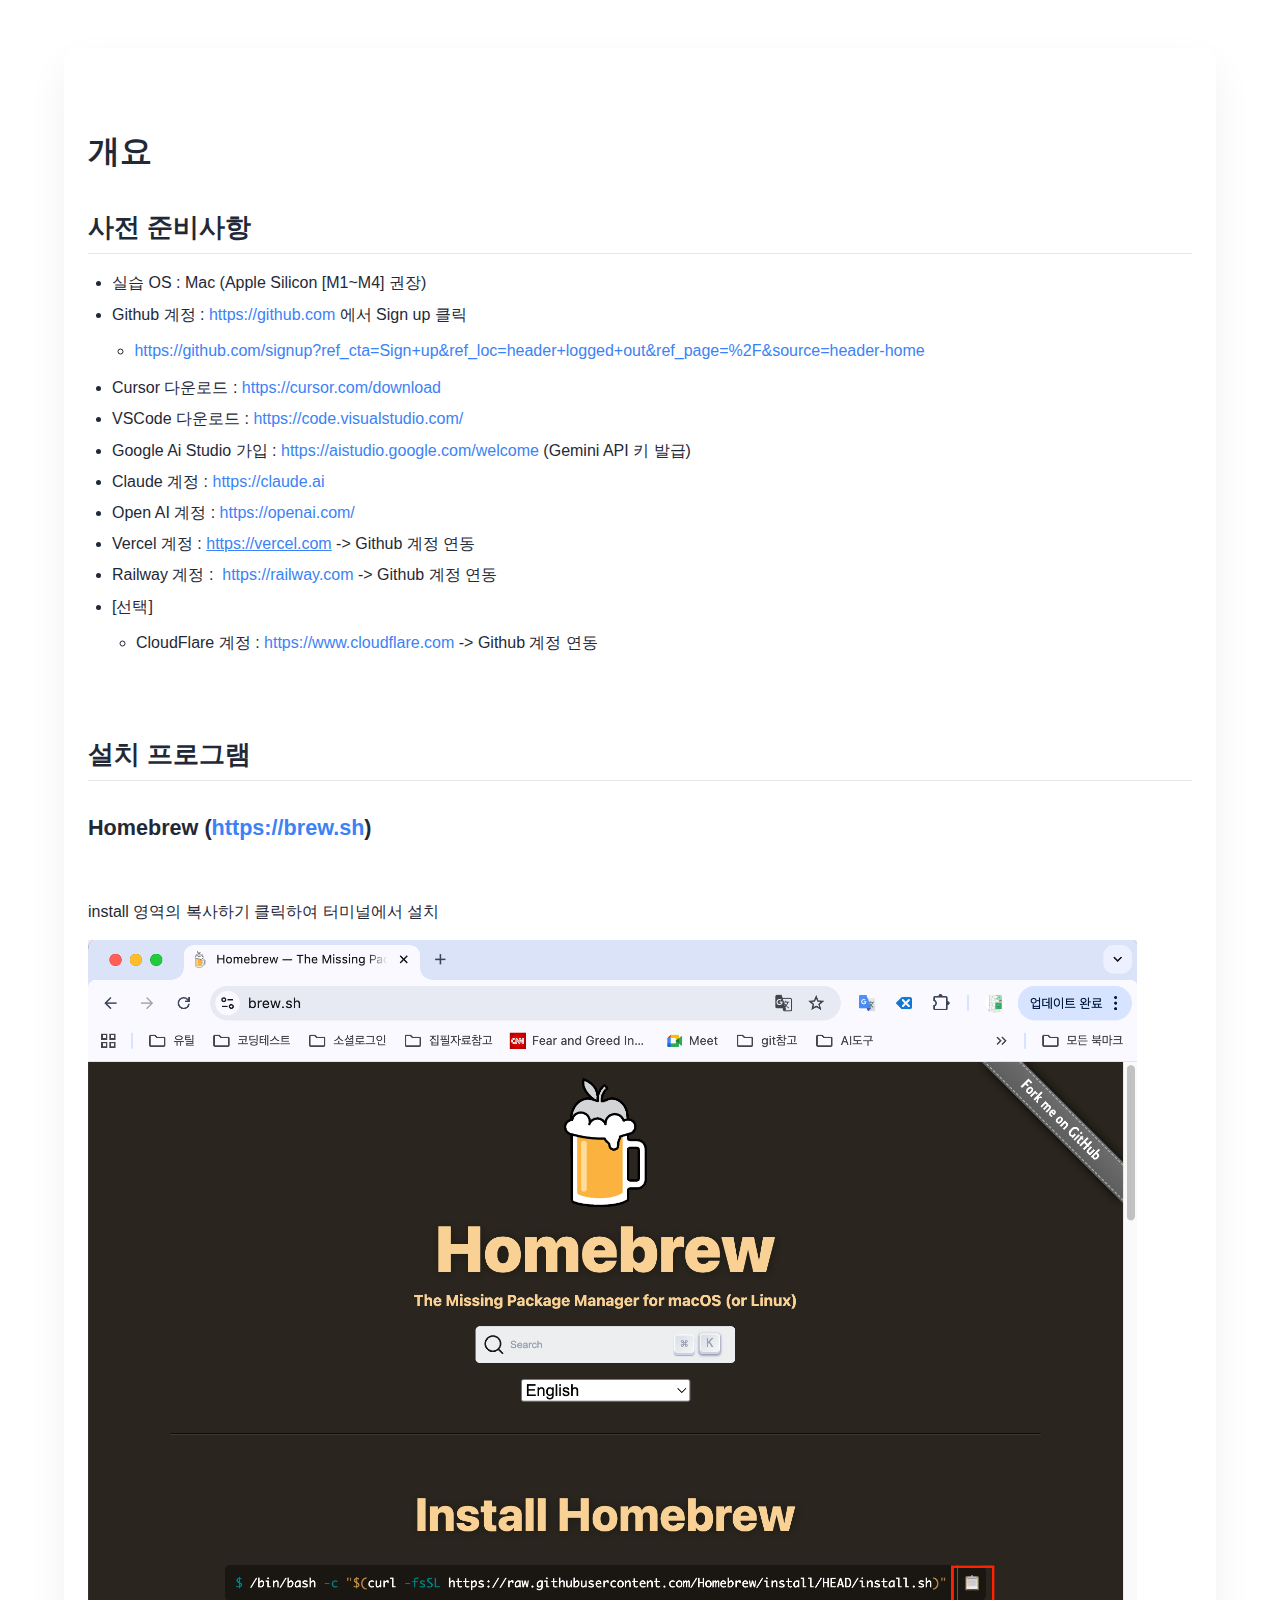
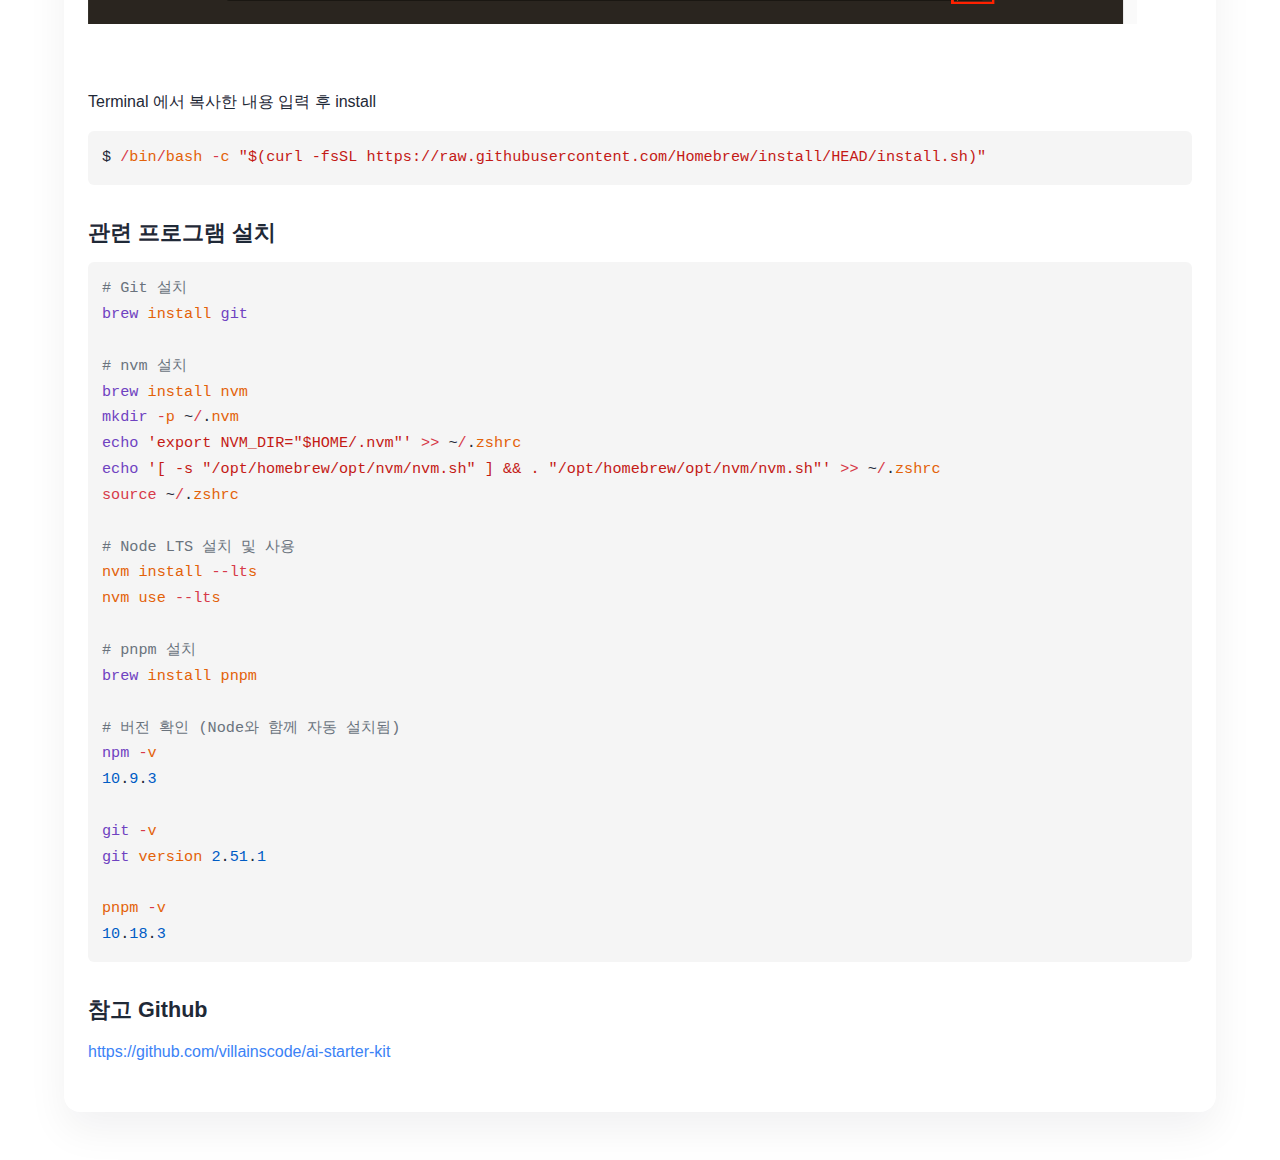
<file: docs/1. AI 코딩 도구를 활용한 개발 실무 Workshop/index.html>
<!DOCTYPE html>
<html lang="ko">
<head>
  <meta charset="UTF-8">
  <meta name="viewport" content="width=device-width, initial-scale=1.0">
  <title>1. AI 코딩 도구를 활용한 개발 실무 Workshop</title>
  <link rel="stylesheet" href="./qnote-export.css">
</head>
<body>
  <div class="container">
<html><head></head><body><h1 id="heading-1760796005778-249">개요</h1><h2 id="heading-1760797569845-347">사전 준비사항&nbsp;</h2><ul class="bullet-depth-1" data-lite-editor-bullet="true" data-depth="1" data-bullet-style="disc" data-original-paragraphs="[&quot;<br>&quot;]" style="list-style-type: disc !important; padding-left: 1.5em !important;"><li>실습 OS : Mac (Apple Silicon [M1~M4] 권장)</li><li style="scrollbar-color: var(--border-secondary) transparent;">Github 계정 :&nbsp;<a href="https://github.com/" style="scrollbar-color: var(--border-secondary) transparent;">https://github.com</a>&nbsp;에서 Sign up 클릭&nbsp;<ul data-lite-editor-bullet="true" class="bullet-depth-3" data-depth="3" data-bullet-style="square" style="scrollbar-color: var(--border-secondary) transparent;"><li style="scrollbar-color: var(--border-secondary) transparent;"><a href="https://github.com/signup?ref_cta=Sign+up&amp;ref_loc=header+logged+out&amp;ref_page=%2F&amp;source=header-home" style="scrollbar-color: var(--border-secondary) transparent;">https://github.com/signup?ref_cta=Sign+up&amp;ref_loc=header+logged+out&amp;ref_page=%2F&amp;source=header-home</a></li></ul></li><li style="scrollbar-color: var(--border-secondary) transparent;">Cursor 다운로드 :&nbsp;<a href="https://cursor.com/download" style="scrollbar-color: var(--border-secondary) transparent;">https://cursor.com/download</a></li><li style="scrollbar-color: var(--border-secondary) transparent;">VSCode 다운로드 :&nbsp;<a href="https://code.visualstudio.com/" style="scrollbar-color: var(--border-secondary) transparent;">https://code.visualstudio.com/</a>&nbsp;</li><li style="scrollbar-color: var(--border-secondary) transparent;">Google Ai Studio 가입 :&nbsp;<a href="https://aistudio.google.com/welcome" style="scrollbar-color: var(--border-secondary) transparent;">https://aistudio.google.com/welcome</a>&nbsp;(Gemini API 키 발급)</li><li style="scrollbar-color: var(--border-secondary) transparent;">Claude 계정 :&nbsp;<a href="https://claude.ai/" style="scrollbar-color: var(--border-secondary) transparent;">https://claude.ai</a></li><li style="scrollbar-color: var(--border-secondary) transparent;">Open AI 계정 :&nbsp;<a href="https://openai.com/" style="scrollbar-color: var(--border-secondary) transparent;">https://openai.com/</a></li><li style="scrollbar-color: var(--border-secondary) transparent;">Vercel 계정 :&nbsp;<a href="https://vercel.com/" style="scrollbar-color: var(--border-secondary) transparent; text-decoration-line: underline;">https://vercel.com</a>&nbsp;-&gt; Github 계정 연동&nbsp;</li><li style="scrollbar-color: var(--border-secondary) transparent;">Railway 계정 : &nbsp;<a href="https://railway.com/" style="scrollbar-color: var(--border-secondary) transparent;">https://railway.com</a>&nbsp;-&gt; Github 계정 연동&nbsp;&nbsp;</li><li style="scrollbar-color: var(--border-secondary) transparent;">[선택]<ul data-lite-editor-bullet="true" class="bullet-depth-2" data-depth="2" data-bullet-style="circle" style="scrollbar-color: var(--border-secondary) transparent; list-style-type: circle !important; padding-left: 1.5em !important;"><li style="scrollbar-color: var(--border-secondary) transparent;">CloudFlare 계정 :&nbsp;<a href="https://www.cloudflare.com/" style="scrollbar-color: var(--border-secondary) transparent;">https://www.cloudflare.com</a>&nbsp;-&gt; Github 계정 연동&nbsp;</li></ul></li></ul><p><br></p><h2 id="heading-1760797554094-45">설치 프로그램&nbsp;</h2><h3 id="heading-1760797660340-153">Homebrew (<a href="https://brew.sh">https://brew.sh</a>)</h3><p><br></p><p>install 영역의 복사하기 클릭하여 터미널에서 설치&nbsp;</p><div class="image-wrapper" id="img-1760881024256" data-selectable="true" style="display: inline-block; position: relative; margin: 0px; max-width: 95%; overflow: hidden; box-sizing: border-box;"><img src="file/image/2025/10/19/381b097b-4409-4e15-b3e6-8db69e8b5fc9_1760881024244.png" style="width: 100%; height: auto; display: block;"></div><p><br></p><p>Terminal 에서 복사한 내용 입력 후 install</p><div><pre><code class="language-bash">$ <span class="token operator" style="color: #d73a49">/</span><span class="token variable" style="color: #e36209">bin</span><span class="token operator" style="color: #d73a49">/</span><span class="token variable" style="color: #e36209">bash</span> <span class="token operator" style="color: #d73a49">-</span><span class="token variable" style="color: #e36209">c</span> <span class="token string" style="color: #c41a16">"$(curl -fsSL https://raw.githubusercontent.com/Homebrew/install/HEAD/install.sh)"</span></code></pre></div><h3 id="heading-1760799676867-707">관련 프로그램 설치</h3><div><pre><code class="language-bash"><span class="token comment" style="color: #6a737d"># Git 설치</span>
<span class="token function" style="color: #6f42c1">brew</span> <span class="token variable" style="color: #e36209">install</span> <span class="token function" style="color: #6f42c1">git</span>

<span class="token comment" style="color: #6a737d"># nvm 설치</span>
<span class="token function" style="color: #6f42c1">brew</span> <span class="token variable" style="color: #e36209">install</span> <span class="token variable" style="color: #e36209">nvm</span>
<span class="token function" style="color: #6f42c1">mkdir</span> <span class="token operator" style="color: #d73a49">-</span><span class="token variable" style="color: #e36209">p</span> ~<span class="token operator" style="color: #d73a49">/</span>.<span class="token variable" style="color: #e36209">nvm</span>
<span class="token function" style="color: #6f42c1">echo</span> <span class="token string" style="color: #c41a16">'export NVM_DIR="$HOME/.nvm"'</span> <span class="token operator" style="color: #d73a49">&gt;&gt;</span> ~<span class="token operator" style="color: #d73a49">/</span>.<span class="token variable" style="color: #e36209">zshrc</span>
<span class="token function" style="color: #6f42c1">echo</span> <span class="token string" style="color: #c41a16">'<span class="string-placeholder">[ -s "/opt/homebrew/opt/nvm/nvm.sh" ]</span> &amp;&amp; . "/opt/homebrew/opt/nvm/nvm.sh"'</span> <span class="token operator" style="color: #d73a49">&gt;&gt;</span> ~<span class="token operator" style="color: #d73a49">/</span>.<span class="token variable" style="color: #e36209">zshrc</span>
<span class="token keyword" style="color: #d73a49">source</span> ~<span class="token operator" style="color: #d73a49">/</span>.<span class="token variable" style="color: #e36209">zshrc</span>

<span class="token comment" style="color: #6a737d"># Node LTS 설치 및 사용</span>
<span class="token variable" style="color: #e36209">nvm</span> <span class="token variable" style="color: #e36209">install</span> <span class="token operator" style="color: #d73a49">-</span><span class="token operator" style="color: #d73a49">-lt</span><span class="token variable" style="color: #e36209">s</span>
<span class="token variable" style="color: #e36209">nvm</span> <span class="token variable" style="color: #e36209">use</span> <span class="token operator" style="color: #d73a49">-</span><span class="token operator" style="color: #d73a49">-lt</span><span class="token variable" style="color: #e36209">s</span>

<span class="token comment" style="color: #6a737d"># pnpm 설치</span>
<span class="token function" style="color: #6f42c1">brew</span> <span class="token variable" style="color: #e36209">install</span> <span class="token variable" style="color: #e36209">pnpm</span>

<span class="token comment" style="color: #6a737d"># 버전 확인 (Node와 함께 자동 설치됨)</span>
<span class="token function" style="color: #6f42c1">npm</span> <span class="token operator" style="color: #d73a49">-</span><span class="token variable" style="color: #e36209">v</span>
<span class="token number" style="color: #005cc5">10</span>.<span class="token number" style="color: #005cc5">9</span>.<span class="token number" style="color: #005cc5">3</span>

<span class="token function" style="color: #6f42c1">git</span> <span class="token operator" style="color: #d73a49">-</span><span class="token variable" style="color: #e36209">v</span>
<span class="token function" style="color: #6f42c1">git</span> <span class="token variable" style="color: #e36209">version</span> <span class="token number" style="color: #005cc5">2</span>.<span class="token number" style="color: #005cc5">51</span>.<span class="token number" style="color: #005cc5">1</span>

<span class="token variable" style="color: #e36209">pnpm</span> <span class="token operator" style="color: #d73a49">-</span><span class="token variable" style="color: #e36209">v</span>
<span class="token number" style="color: #005cc5">10</span>.<span class="token number" style="color: #005cc5">18</span>.<span class="token number" style="color: #005cc5">3</span></code></pre></div><h3 id="heading-1760799661009-636">참고 Github</h3><p><a href="https://github.com/villainscode/ai-starter-kit">https://github.com/villainscode/ai-starter-kit</a></p></body></html>
  </div>
</body>
</html>
</file>
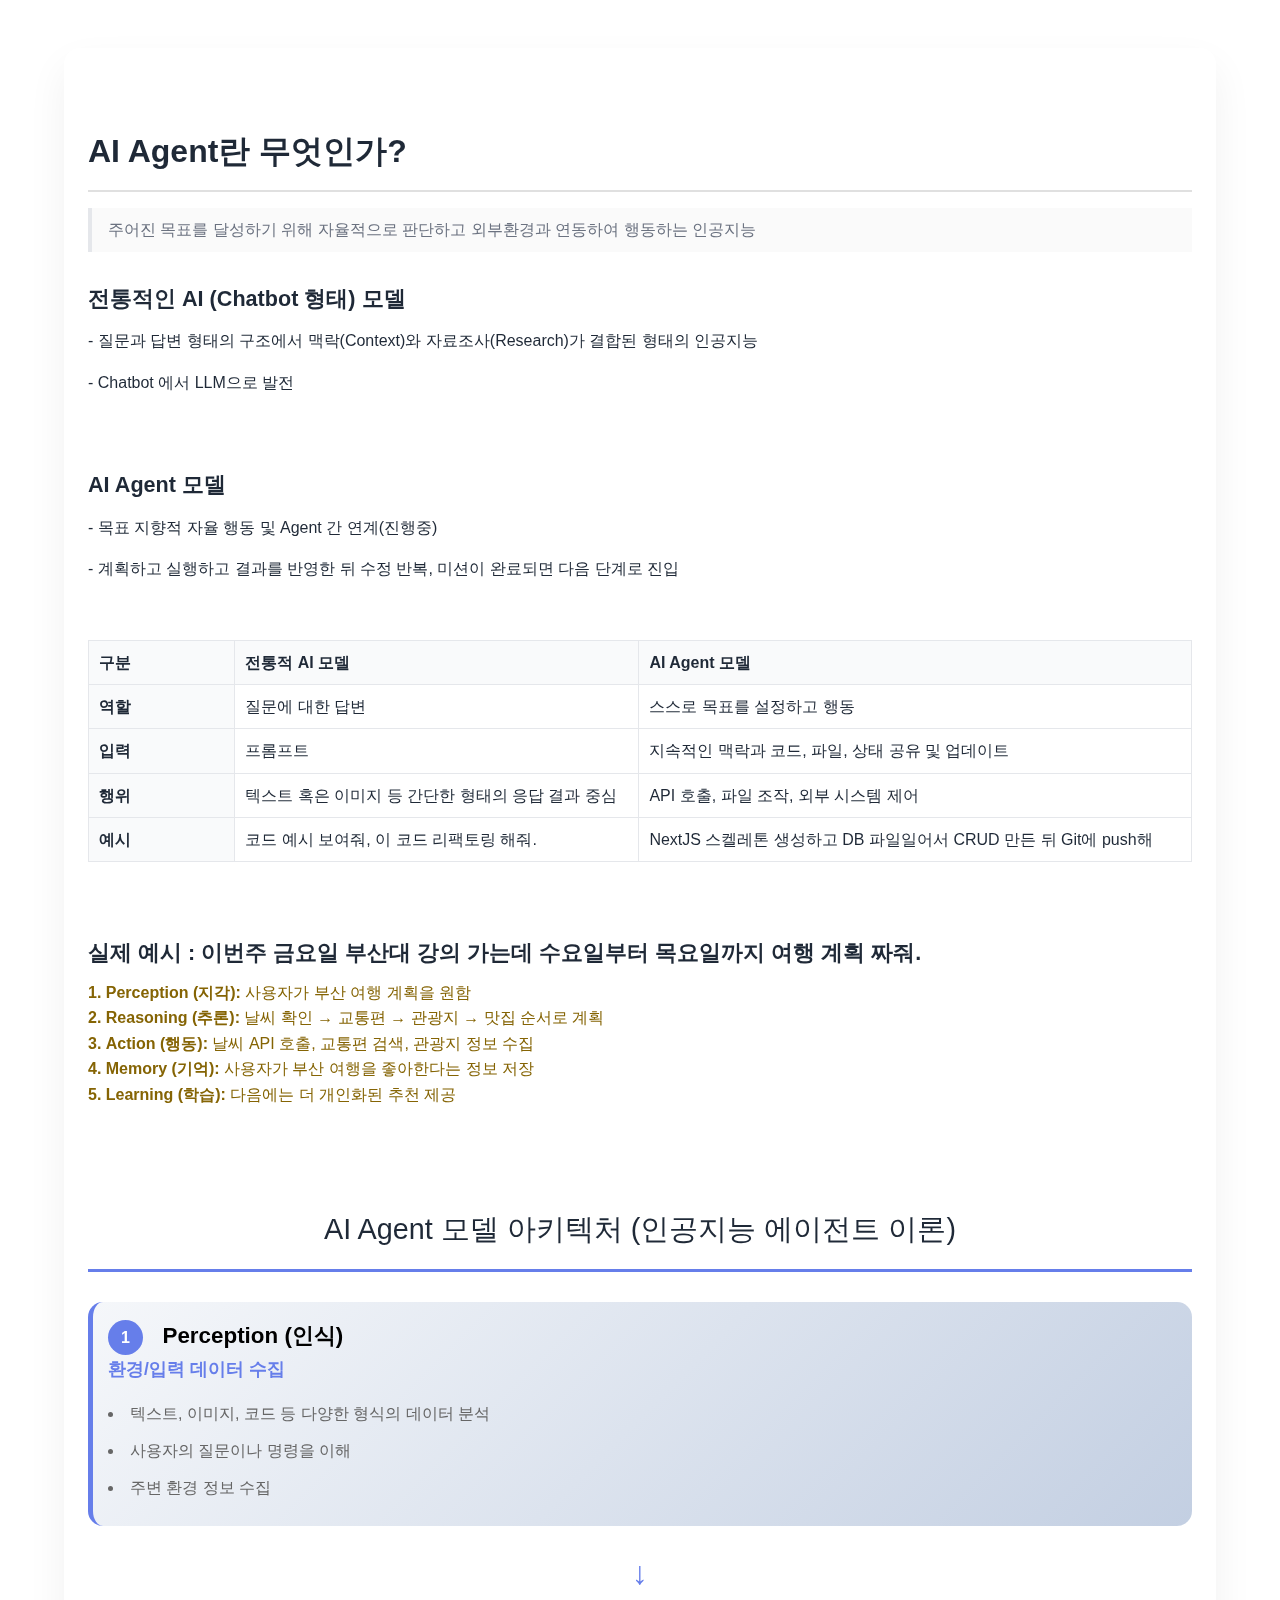
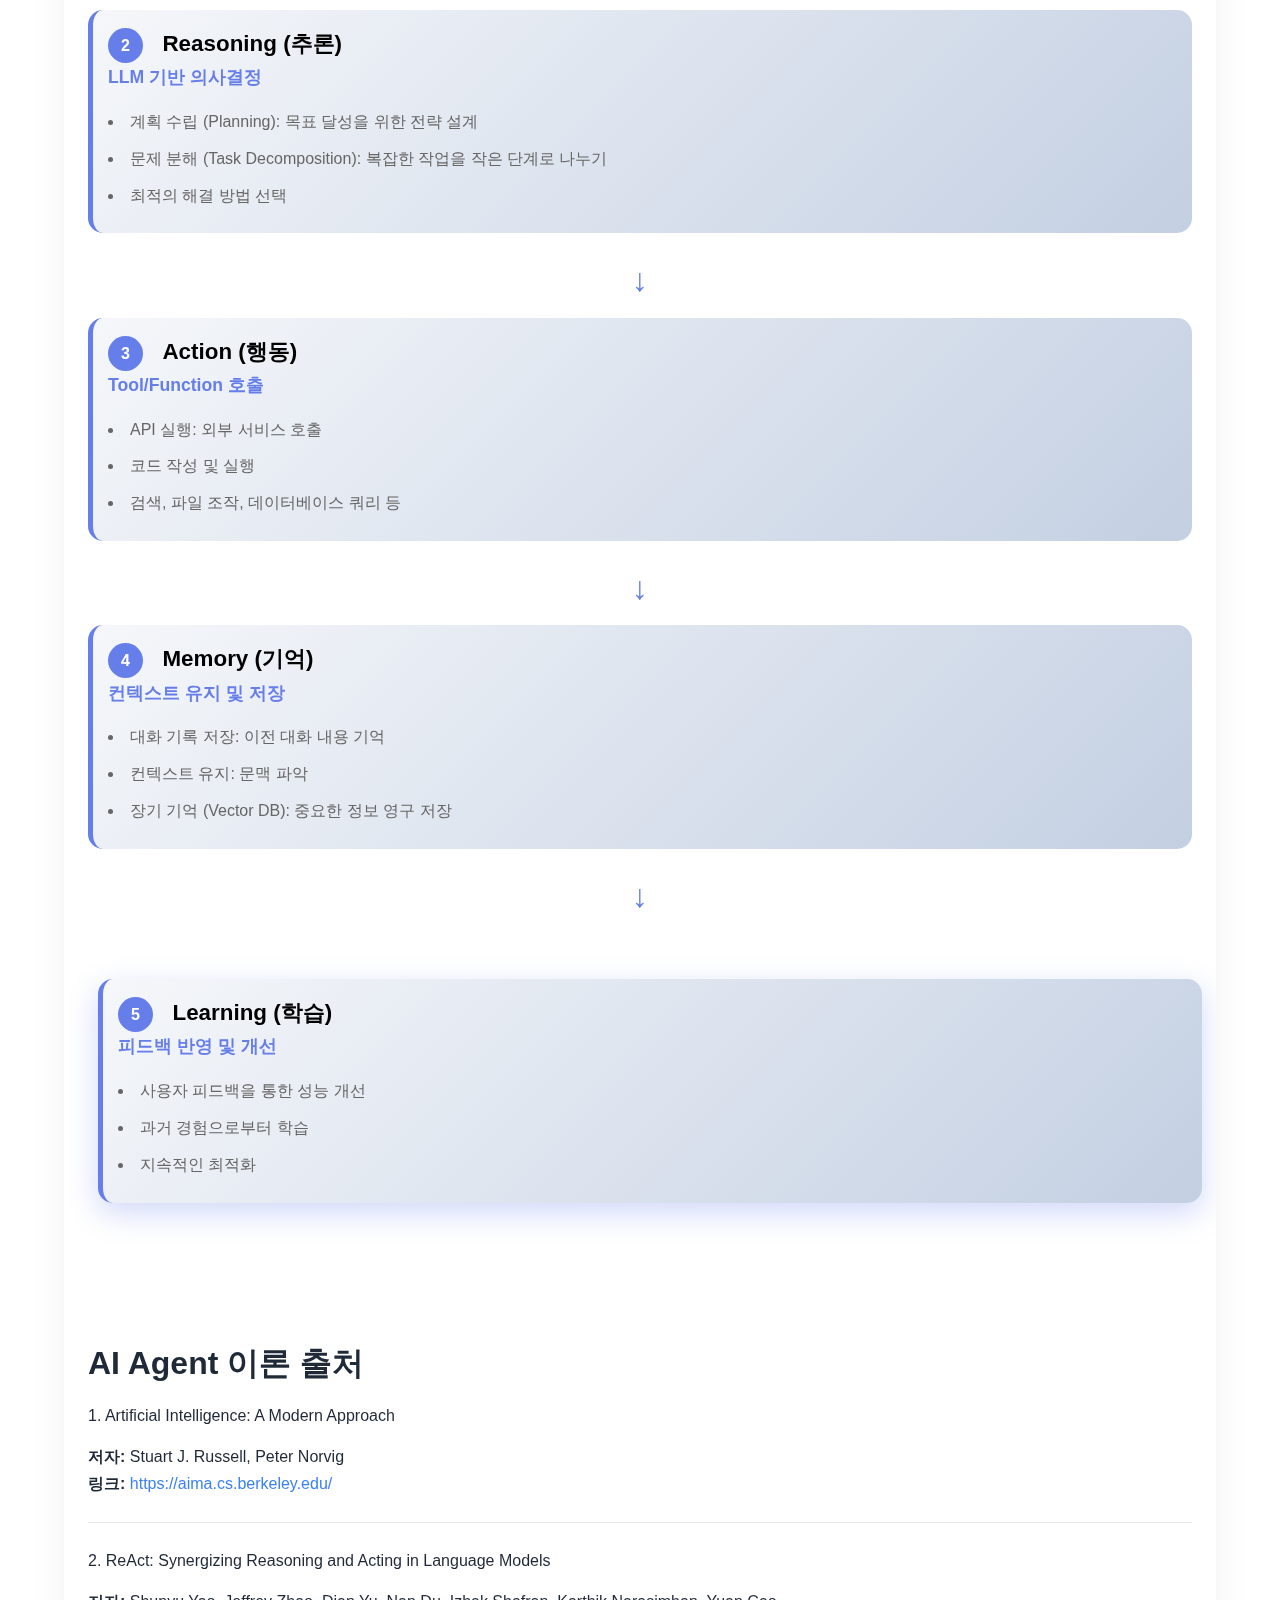
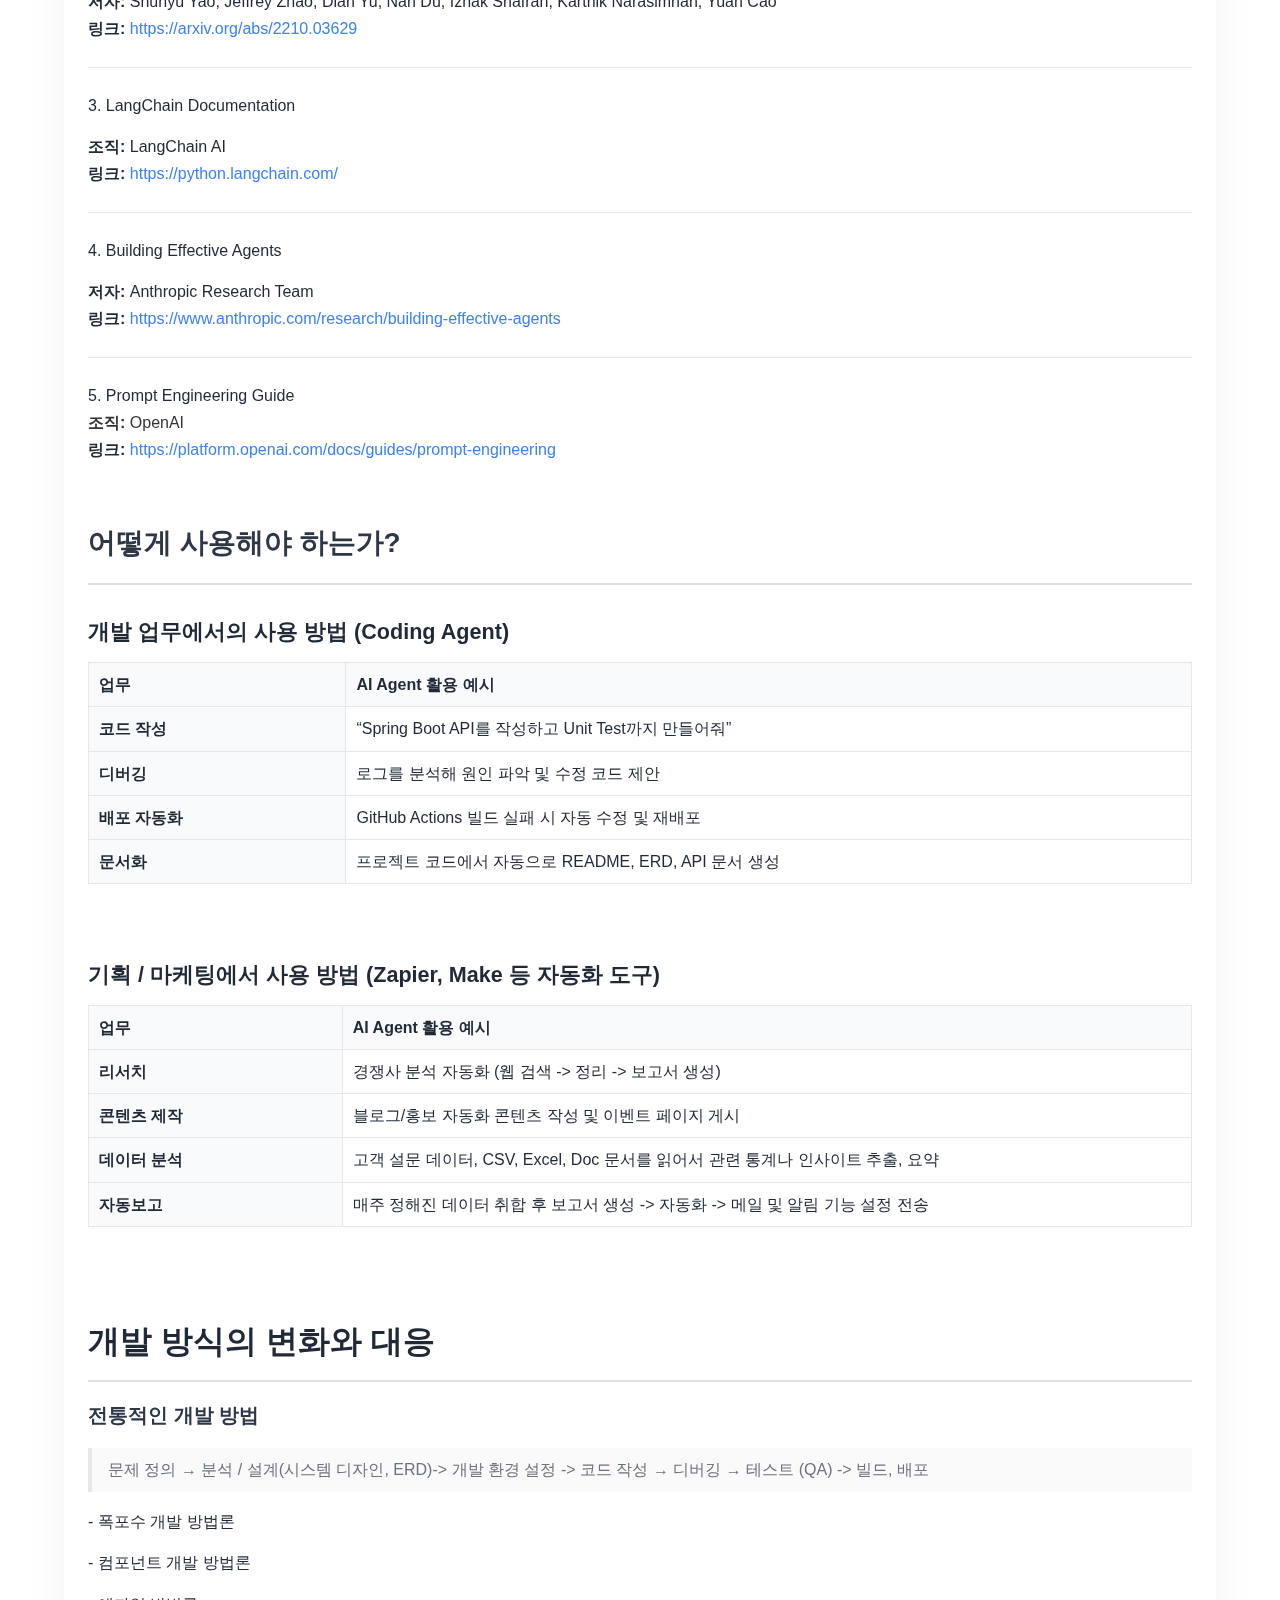
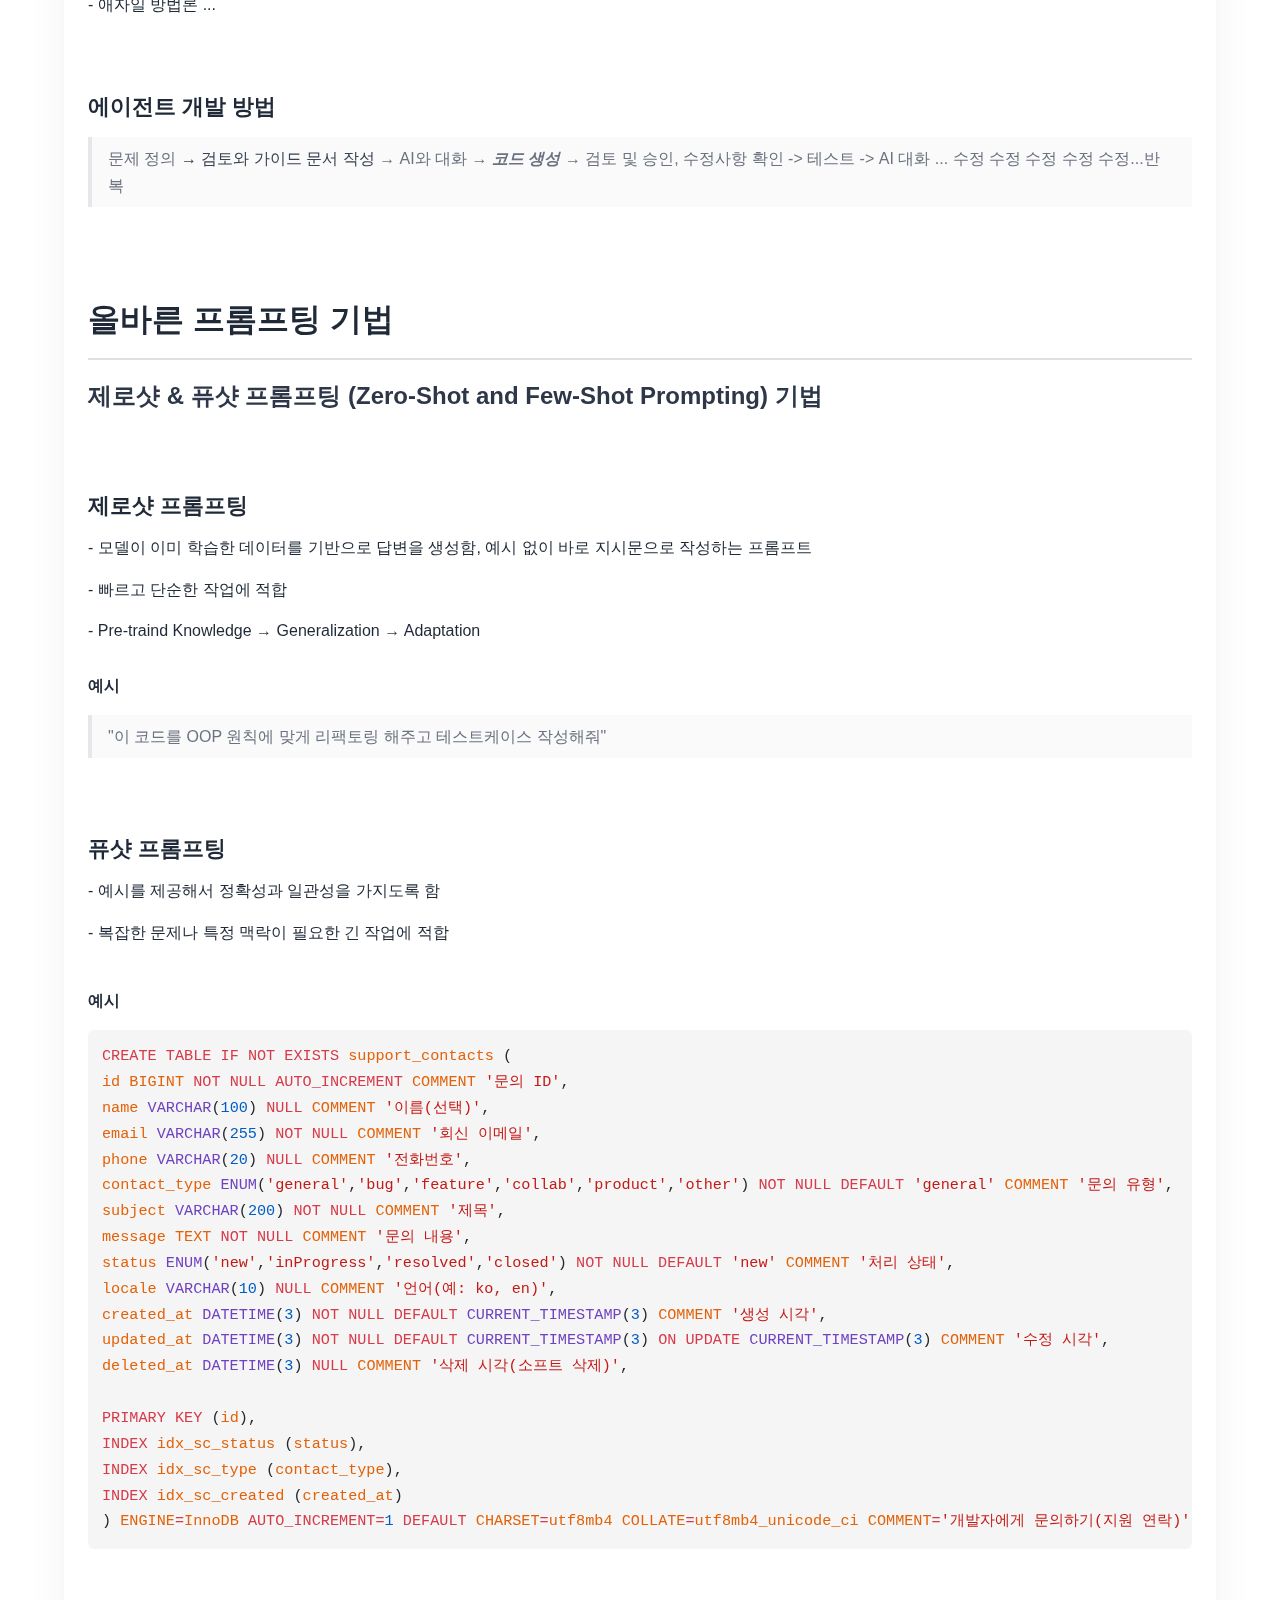
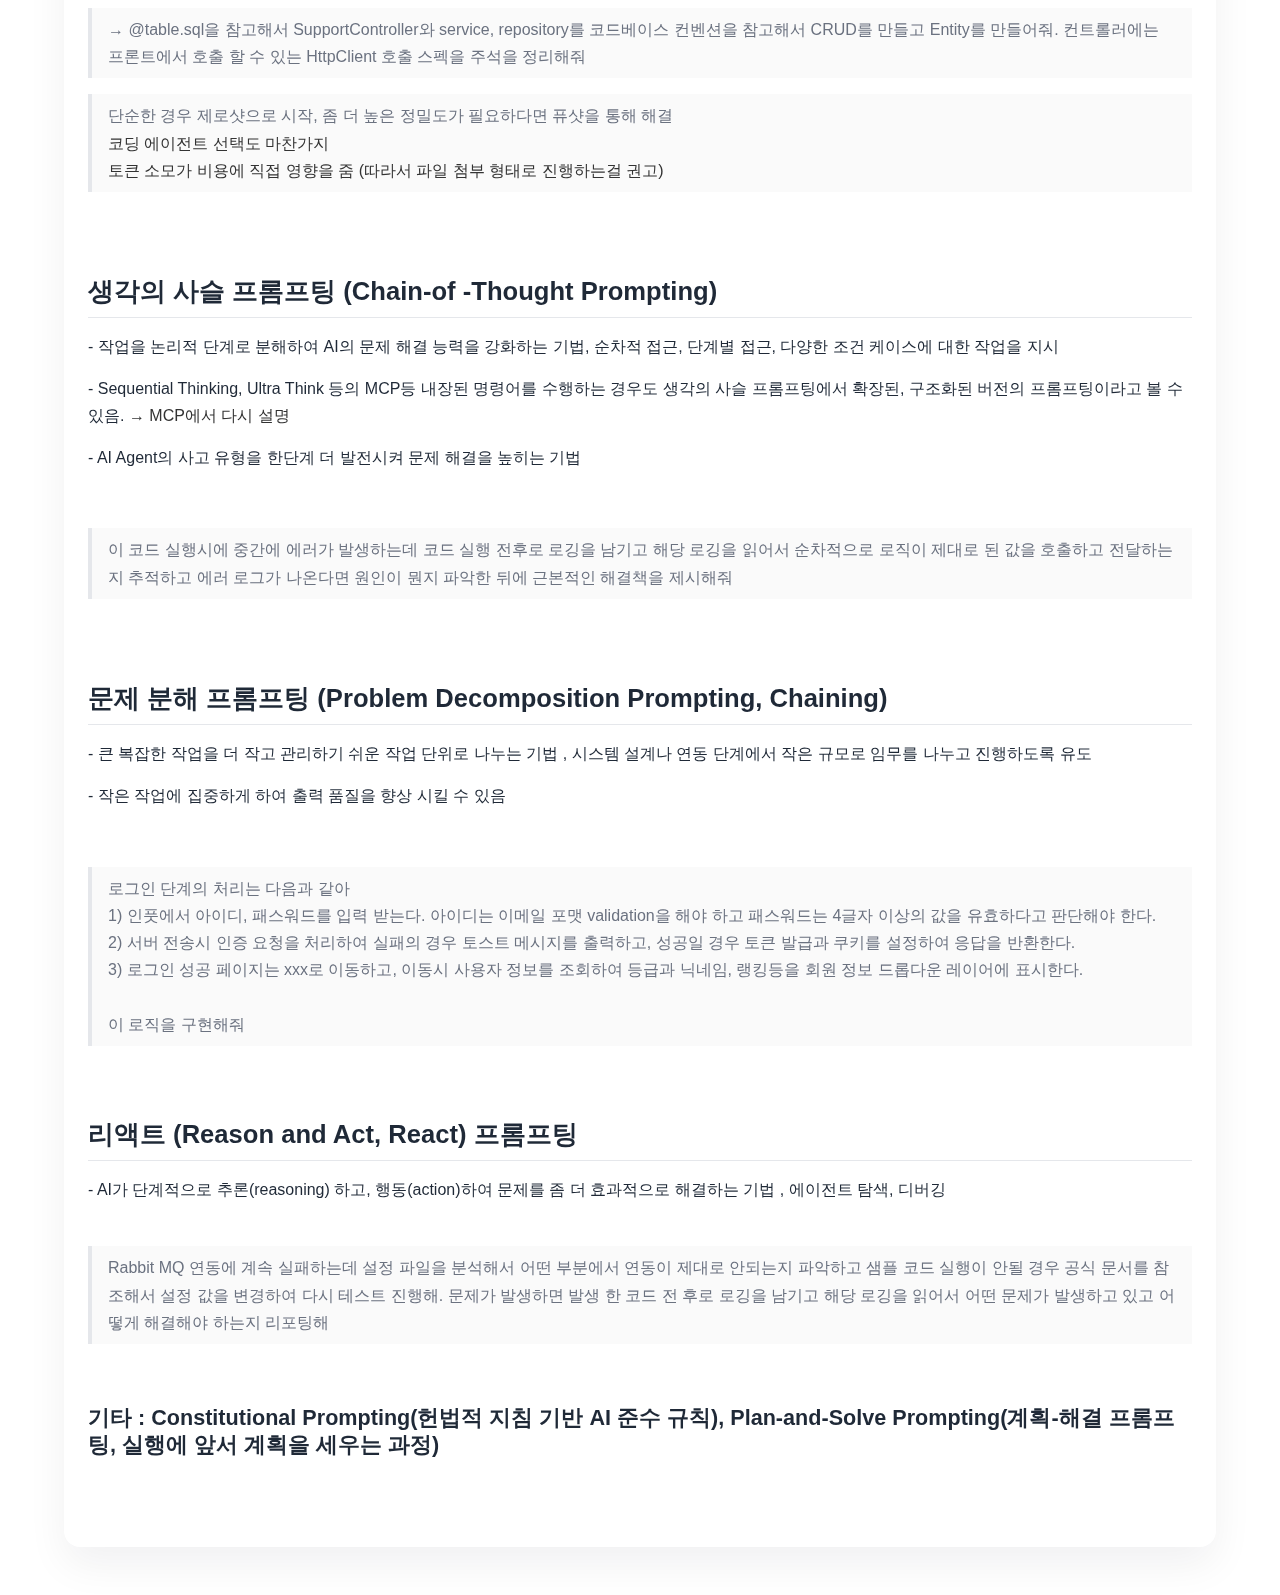
<file: docs/2. AI Agent의 이해/index.html>
<!DOCTYPE html>
<html lang="ko">
<head>
  <meta charset="UTF-8">
  <meta name="viewport" content="width=device-width, initial-scale=1.0">
  <title>2. AI Agent의 이해</title>
  <link rel="stylesheet" href="./qnote-export.css">
</head>
<body>
  <div class="container">
<html><head></head><body><h1 id="heading-1760801927077-884">AI Agent란 무엇인가?</h1><hr style="border-right: none; border-bottom: none; border-left: none; border-image: initial; border-top: 2px solid rgb(224, 224, 224); margin: 16px 0px;"><blockquote>주어진 목표를 달성하기 위해 자율적으로 판단하고 외부환경과 연동하여 행동하는 인공지능&nbsp;</blockquote><h3 id="heading-1760805510553-984">전통적인 AI (Chatbot 형태) 모델&nbsp;</h3><p>- 질문과 답변 형태의 구조에서 맥락(Context)와 자료조사(Research)가 결합된 형태의 인공지능</p><p>- Chatbot 에서 LLM으로 발전&nbsp;</p><p><br></p><h3 id="heading-1760805513171-954">AI Agent 모델&nbsp;</h3><p>- 목표 지향적 자율 행동 및 Agent 간 연계(진행중)&nbsp;</p><p>- 계획하고 실행하고 결과를 반영한 뒤 수정 반복, 미션이 완료되면 다음 단계로 진입&nbsp;</p><p><br></p><table class="sub-editor-table" data-style="complex" data-line="solid" style="width: 1264px;"><tbody><tr><th data-index="0" data-row="0" data-col="0" class="" style="width: 150px; min-width: 150px; max-width: 150px;">구분<div class="column-resizer" aria-hidden="true" data-resizer="column" style="position: absolute; top: 0px; right: -2px; width: 4px; height: 100%; cursor: col-resize; background: transparent; z-index: 10;"></div><div class="row-resizer" aria-hidden="true" data-resizer="row" style="position: absolute; bottom: -2px; left: 0px; width: 100%; height: 4px; cursor: row-resize; background: transparent; z-index: 10;"></div></th><th data-index="1" data-row="0" data-col="1" style="width: 466px; min-width: 466px; max-width: 466px;" class="">전통적 AI 모델<div class="column-resizer" aria-hidden="true" data-resizer="column" style="position: absolute; top: 0px; right: -2px; width: 4px; height: 100%; cursor: col-resize; background: transparent; z-index: 10;"></div></th><th data-index="2" data-row="0" data-col="2" class="" style="width: 648px; min-width: 648px; max-width: 648px;">AI Agent 모델 <div class="column-resizer" aria-hidden="true" data-resizer="column" style="position: absolute; top: 0px; right: -2px; width: 4px; height: 100%; cursor: col-resize; background: transparent; z-index: 10;"></div></th></tr><tr><th data-index="3" data-row="1" data-col="0" style="width: 150px; min-width: 150px; max-width: 150px;">역할<div class="row-resizer" aria-hidden="true" data-resizer="row" style="position: absolute; bottom: -2px; left: 0px; width: 100%; height: 4px; cursor: row-resize; background: transparent; z-index: 10;"></div></th><td data-index="4" data-row="1" data-col="1" style="width: 466px; min-width: 466px; max-width: 466px;">질문에 대한 답변</td><td data-index="5" data-row="1" data-col="2" style="width: 648px; min-width: 648px; max-width: 648px;">스스로 목표를 설정하고 행동 </td></tr><tr><th data-index="6" data-row="2" data-col="0" style="width: 150px; min-width: 150px; max-width: 150px;">입력<div class="row-resizer" aria-hidden="true" data-resizer="row" style="position: absolute; bottom: -2px; left: 0px; width: 100%; height: 4px; cursor: row-resize; background: transparent; z-index: 10;"></div></th><td data-index="7" data-row="2" data-col="1" style="width: 466px; min-width: 466px; max-width: 466px;" class="">프롬프트</td><td data-index="8" data-row="2" data-col="2" style="width: 648px; min-width: 648px; max-width: 648px;">지속적인 맥락과 코드, 파일, 상태 공유 및 업데이트</td></tr><tr><th data-index="9" data-row="3" data-col="0" style="width: 150px; min-width: 150px; max-width: 150px;">행위<div class="row-resizer" aria-hidden="true" data-resizer="row" style="position: absolute; bottom: -2px; left: 0px; width: 100%; height: 4px; cursor: row-resize; background: transparent; z-index: 10;"></div></th><td data-index="10" data-row="3" data-col="1" style="width: 466px; min-width: 466px; max-width: 466px;">텍스트 혹은 이미지 등 간단한 형태의 응답 결과 중심</td><td data-index="11" data-row="3" data-col="2" style="width: 648px; min-width: 648px; max-width: 648px;">API 호출, 파일 조작, 외부 시스템 제어</td></tr><tr><th data-index="12" data-row="4" data-col="0" style="width: 150px; min-width: 150px; max-width: 150px;">예시</th><td data-index="13" data-row="4" data-col="1" style="width: 466px; min-width: 466px; max-width: 466px;">코드 예시 보여줘, 이 코드 리팩토링 해줘. </td><td data-index="14" data-row="4" data-col="2" style="width: 648px; min-width: 648px; max-width: 648px;">NextJS 스켈레톤 생성하고 DB 파일일어서 CRUD 만든 뒤 Git에 push해</td></tr></tbody></table><p><br></p><h3 id="heading-1760804077892-60">실제 예시 : 이번주 금요일 부산대 강의 가는데 수요일부터 목요일까지 여행 계획 짜줘.</h3><div class="example-text" style="color: rgb(133, 100, 4); line-height: 1.6; font-family: &quot;Segoe UI&quot;, Tahoma, Geneva, Verdana, sans-serif; font-size: medium;"><strong>1. Perception (지각):</strong>&nbsp;사용자가 부산 여행 계획을 원함<br><strong>2. Reasoning (추론):</strong>&nbsp;날씨 확인 → 교통편 → 관광지 → 맛집 순서로 계획<br><strong>3. Action (행동):</strong>&nbsp;날씨 API 호출, 교통편 검색, 관광지 정보 수집<br><strong>4. Memory (기억):</strong>&nbsp;사용자가 부산 여행을 좋아한다는 정보 저장<br><strong>5. Learning (학습):</strong>&nbsp;다음에는 더 개인화된 추천 제공</div><p><br></p><p><br></p><div class="architecture-title" style="margin-bottom: 30px; padding-bottom: 15px; text-align: center; font-size: 1.8em; border-bottom: 3px solid rgb(102, 126, 234); font-family: &quot;Segoe UI&quot;, Tahoma, Geneva, Verdana, sans-serif;">AI Agent 모델 아키텍처 (인공지능 에이전트 이론)</div><div class="component" style="margin-bottom: 20px; padding: 15px; background: linear-gradient(135deg, rgb(245, 247, 250) 0%, rgb(195, 207, 226) 100%); border-radius: 15px; transition: 0.3s; cursor: pointer; border-left: 5px solid rgb(102, 126, 234); color: rgb(0, 0, 0); font-family: &quot;Segoe UI&quot;, Tahoma, Geneva, Verdana, sans-serif; font-size: medium;"><div><span class="component-number" style="margin-right: 15px; display: inline-block; background: rgb(102, 126, 234); color: white; width: 35px; height: 35px; border-radius: 50%; text-align: center; line-height: 35px; font-weight: bold;">1</span>&nbsp;<span class="component-title" style="margin-bottom: 10px; font-size: 1.4em; font-weight: bold;">Perception (인식)</span></div><div class="component-subtitle" style="margin-bottom: 15px; color: rgb(102, 126, 234); font-size: 1.1em; font-weight: 600;">환경/입력 데이터 수집</div><ul class="component-description" style="margin-top: 0px; margin-bottom: 0px; padding-left: 0px; color: rgb(102, 102, 102); line-height: 1.8;"><li style="margin-top: 0px; margin-bottom: 8px; list-style-position: inside;">텍스트, 이미지, 코드 등 다양한 형식의 데이터 분석</li><li style="margin-top: 0px; margin-bottom: 8px; list-style-position: inside;">사용자의 질문이나 명령을 이해</li><li style="margin-top: 0px; margin-bottom: 8px; list-style-position: inside;">주변 환경 정보 수집</li></ul></div><div class="flow-arrow" style="margin-top: 10px; margin-bottom: 10px; text-align: center; font-size: 2em; color: rgb(102, 126, 234); font-family: &quot;Segoe UI&quot;, Tahoma, Geneva, Verdana, sans-serif;">↓</div><div class="component" style="margin-bottom: 20px; padding: 15px; background: linear-gradient(135deg, rgb(245, 247, 250) 0%, rgb(195, 207, 226) 100%); border-radius: 15px; transition: 0.3s; cursor: pointer; border-left: 5px solid rgb(102, 126, 234); color: rgb(0, 0, 0); font-family: &quot;Segoe UI&quot;, Tahoma, Geneva, Verdana, sans-serif; font-size: medium;"><div><span class="component-number" style="margin-right: 15px; display: inline-block; background: rgb(102, 126, 234); color: white; width: 35px; height: 35px; border-radius: 50%; text-align: center; line-height: 35px; font-weight: bold;">2</span>&nbsp;<span class="component-title" style="margin-bottom: 10px; font-size: 1.4em; font-weight: bold;">Reasoning (추론)</span></div><div class="component-subtitle" style="margin-bottom: 15px; color: rgb(102, 126, 234); font-size: 1.1em; font-weight: 600;">LLM 기반 의사결정</div><ul class="component-description" style="margin-top: 0px; margin-bottom: 0px; padding-left: 0px; color: rgb(102, 102, 102); line-height: 1.8;"><li style="margin-top: 0px; margin-bottom: 8px; list-style-position: inside;">계획 수립 (Planning): 목표 달성을 위한 전략 설계</li><li style="margin-top: 0px; margin-bottom: 8px; list-style-position: inside;">문제 분해 (Task Decomposition): 복잡한 작업을 작은 단계로 나누기</li><li style="margin-top: 0px; margin-bottom: 8px; list-style-position: inside;">최적의 해결 방법 선택</li></ul></div><div class="flow-arrow" style="margin-top: 10px; margin-bottom: 10px; text-align: center; font-size: 2em; color: rgb(102, 126, 234); font-family: &quot;Segoe UI&quot;, Tahoma, Geneva, Verdana, sans-serif;">↓</div><div class="component" style="margin-bottom: 20px; padding: 15px; background: linear-gradient(135deg, rgb(245, 247, 250) 0%, rgb(195, 207, 226) 100%); border-radius: 15px; transition: 0.3s; cursor: pointer; border-left: 5px solid rgb(102, 126, 234); color: rgb(0, 0, 0); font-family: &quot;Segoe UI&quot;, Tahoma, Geneva, Verdana, sans-serif; font-size: medium;"><div><span class="component-number" style="margin-right: 15px; display: inline-block; background: rgb(102, 126, 234); color: white; width: 35px; height: 35px; border-radius: 50%; text-align: center; line-height: 35px; font-weight: bold;">3</span>&nbsp;<span class="component-title" style="margin-bottom: 10px; font-size: 1.4em; font-weight: bold;">Action (행동)</span></div><div class="component-subtitle" style="margin-bottom: 15px; color: rgb(102, 126, 234); font-size: 1.1em; font-weight: 600;">Tool/Function 호출</div><ul class="component-description" style="margin-top: 0px; margin-bottom: 0px; padding-left: 0px; color: rgb(102, 102, 102); line-height: 1.8;"><li style="margin-top: 0px; margin-bottom: 8px; list-style-position: inside;">API 실행: 외부 서비스 호출</li><li style="margin-top: 0px; margin-bottom: 8px; list-style-position: inside;">코드 작성 및 실행</li><li style="margin-top: 0px; margin-bottom: 8px; list-style-position: inside;">검색, 파일 조작, 데이터베이스 쿼리 등</li></ul></div><div class="flow-arrow" style="margin-top: 10px; margin-bottom: 10px; text-align: center; font-size: 2em; color: rgb(102, 126, 234); font-family: &quot;Segoe UI&quot;, Tahoma, Geneva, Verdana, sans-serif;">↓</div><div class="component" style="margin-bottom: 20px; padding: 15px; background: linear-gradient(135deg, rgb(245, 247, 250) 0%, rgb(195, 207, 226) 100%); border-radius: 15px; transition: 0.3s; cursor: pointer; border-left: 5px solid rgb(102, 126, 234); color: rgb(0, 0, 0); font-family: &quot;Segoe UI&quot;, Tahoma, Geneva, Verdana, sans-serif; font-size: medium;"><div><span class="component-number" style="margin-right: 15px; display: inline-block; background: rgb(102, 126, 234); color: white; width: 35px; height: 35px; border-radius: 50%; text-align: center; line-height: 35px; font-weight: bold;">4</span>&nbsp;<span class="component-title" style="margin-bottom: 10px; font-size: 1.4em; font-weight: bold;">Memory (기억)</span></div><div class="component-subtitle" style="margin-bottom: 15px; color: rgb(102, 126, 234); font-size: 1.1em; font-weight: 600;">컨텍스트 유지 및 저장</div><ul class="component-description" style="margin-top: 0px; margin-bottom: 0px; padding-left: 0px; color: rgb(102, 102, 102); line-height: 1.8;"><li style="margin-top: 0px; margin-bottom: 8px; list-style-position: inside;">대화 기록 저장: 이전 대화 내용 기억</li><li style="margin-top: 0px; margin-bottom: 8px; list-style-position: inside;">컨텍스트 유지: 문맥 파악</li><li style="margin-top: 0px; margin-bottom: 8px; list-style-position: inside;">장기 기억 (Vector DB): 중요한 정보 영구 저장</li></ul></div><div class="flow-arrow" style="margin-top: 10px; margin-bottom: 10px; text-align: center; font-size: 2em; color: rgb(102, 126, 234); font-family: &quot;Segoe UI&quot;, Tahoma, Geneva, Verdana, sans-serif;">↓</div><p><br></p><div class="component" style="margin-bottom: 20px; padding: 15px; background: linear-gradient(135deg, rgb(245, 247, 250) 0%, rgb(195, 207, 226) 100%); border-radius: 15px; transition: 0.3s; cursor: pointer; border-left: 5px solid rgb(102, 126, 234); transform: translateX(10px); box-shadow: rgba(102, 126, 234, 0.3) 0px 10px 30px; color: rgb(0, 0, 0); font-family: &quot;Segoe UI&quot;, Tahoma, Geneva, Verdana, sans-serif; font-size: medium;"><div><span class="component-number" style="margin-right: 15px; display: inline-block; background: rgb(102, 126, 234); color: white; width: 35px; height: 35px; border-radius: 50%; text-align: center; line-height: 35px; font-weight: bold;">5</span>&nbsp;<span class="component-title" style="margin-bottom: 10px; font-size: 1.4em; font-weight: bold;">Learning (학습)</span></div><div class="component-subtitle" style="margin-bottom: 15px; color: rgb(102, 126, 234); font-size: 1.1em; font-weight: 600;">피드백 반영 및 개선</div><ul class="component-description" style="margin-top: 0px; margin-bottom: 0px; padding-left: 0px; color: rgb(102, 102, 102); line-height: 1.8;"><li style="margin-top: 0px; margin-bottom: 8px; list-style-position: inside;">사용자 피드백을 통한 성능 개선</li><li style="margin-top: 0px; margin-bottom: 8px; list-style-position: inside;">과거 경험으로부터 학습</li><li style="margin-top: 0px; margin-bottom: 8px; list-style-position: inside;">지속적인 최적화</li></ul></div><p><br></p><p><br></p><h1 class="text-2xl font-bold mt-1 text-text-100">AI Agent 이론 출처</h1><p id="heading-1760874928149-822">1. Artificial Intelligence: A Modern Approach</p><p class="whitespace-normal break-words"><strong>저자:</strong> Stuart J. Russell, Peter Norvig<br>
<strong>링크:</strong> <a class="underline" href="https://aima.cs.berkeley.edu/">https://aima.cs.berkeley.edu/</a></p><hr class="border-border-300 my-2"><p id="heading-1760874925315-968">2. ReAct: Synergizing Reasoning and Acting in Language Models</p><p class="whitespace-normal break-words"><strong>저자:</strong> Shunyu Yao, Jeffrey Zhao, Dian Yu, Nan Du, Izhak Shafran, Karthik Narasimhan, Yuan Cao<br><strong>링크:</strong> <a class="underline" href="https://arxiv.org/abs/2210.03629">https://arxiv.org/abs/2210.03629</a></p><hr class="border-border-300 my-2"><p id="heading-1760874920268-861">3. LangChain Documentation</p><p class="whitespace-normal break-words"><strong>조직:</strong> LangChain AI<br>
<strong>링크:</strong> <a class="underline" href="https://python.langchain.com/">https://python.langchain.com/</a></p><hr class="border-border-300 my-2"><p id="heading-1760874917569-879">4. Building Effective Agents</p><p class="whitespace-normal break-words"><strong>저자:</strong> Anthropic Research Team<br>
<strong>링크:</strong> <a class="underline" href="https://www.anthropic.com/research/building-effective-agents">https://www.anthropic.com/research/building-effective-agents</a></p><hr class="border-border-300 my-2"><p>5. Prompt Engineering Guide<br><strong style="color: rgb(51, 51, 51); font-style: normal; text-decoration-style: initial; text-decoration-color: initial">조직:</strong><span style="color: rgb(51, 51, 51); font-weight: 400; font-style: normal; text-decoration-style: initial; text-decoration-color: initial"><span>&nbsp;</span>OpenAI</span><br><strong>링크:</strong> <a class="underline" href="https://platform.openai.com/docs/guides/prompt-engineering">https://platform.openai.com/docs/guides/prompt-engineering</a></p><p><br></p><p><span style="color: rgb(45, 55, 72); font-size: 28px; font-weight: 600; background-color: var(--bg-color); font-family: -apple-system, BlinkMacSystemFont, &quot;Segoe UI&quot;, Roboto, &quot;Helvetica Neue&quot;, Arial, sans-serif;">어떻게 사용해야 하는가?<br></span></p><hr style="border-right: none; border-bottom: none; border-left: none; border-image: initial; border-top: 2px solid rgb(224, 224, 224); margin: 16px 0px;"><h3 id="heading-1760805536770-859">개발 업무에서의 사용 방법 (Coding Agent)</h3><table class="sub-editor-table" data-style="complex" data-line="solid" style="width: 1102px;"><tbody><tr><th data-index="0" data-row="0" data-col="0" class="" style="width: 211px; min-width: 211px; max-width: 211px;">업무<div class="column-resizer" aria-hidden="true" data-resizer="column" style="position: absolute; top: 0px; right: -2px; width: 4px; height: 100%; cursor: col-resize; background: transparent; z-index: 10;"></div><div class="row-resizer" aria-hidden="true" data-resizer="row" style="position: absolute; bottom: -2px; left: 0px; width: 100%; height: 4px; cursor: row-resize; background: transparent; z-index: 10;"></div></th><th data-index="1" data-row="0" data-col="1" style="width: 741px; min-width: 741px; max-width: 741px;" class="">AI Agent 활용 예시<div class="column-resizer" aria-hidden="true" data-resizer="column" style="position: absolute; top: 0px; right: -2px; width: 4px; height: 100%; cursor: col-resize; background: transparent; z-index: 10;"></div></th></tr><tr><th data-index="2" data-row="1" data-col="0" style="width: 211px; min-width: 211px; max-width: 211px;">코드 작성<div class="row-resizer" aria-hidden="true" data-resizer="row" style="position: absolute; bottom: -2px; left: 0px; width: 100%; height: 4px; cursor: row-resize; background: transparent; z-index: 10;"></div></th><td data-index="3" data-row="1" data-col="1" style="width: 741px; min-width: 741px; max-width: 741px;" class="">“Spring Boot API를 작성하고 Unit Test까지 만들어줘”</td></tr><tr><th data-index="4" data-row="2" data-col="0" style="width: 211px; min-width: 211px; max-width: 211px;">디버깅<div class="row-resizer" aria-hidden="true" data-resizer="row" style="position: absolute; bottom: -2px; left: 0px; width: 100%; height: 4px; cursor: row-resize; background: transparent; z-index: 10;"></div></th><td data-index="5" data-row="2" data-col="1" style="width: 741px; min-width: 741px; max-width: 741px;">로그를 분석해 원인 파악 및 수정 코드 제안</td></tr><tr><th data-index="6" data-row="3" data-col="0" style="width: 211px; min-width: 211px; max-width: 211px;">배포 자동화<div class="row-resizer" aria-hidden="true" data-resizer="row" style="position: absolute; bottom: -2px; left: 0px; width: 100%; height: 4px; cursor: row-resize; background: transparent; z-index: 10;"></div></th><td data-index="7" data-row="3" data-col="1" style="width: 741px; min-width: 741px; max-width: 741px;">GitHub Actions 빌드 실패 시 자동 수정 및 재배포</td></tr><tr><th data-index="8" data-row="4" data-col="0" style="width: 211px; min-width: 211px; max-width: 211px;">문서화</th><td data-index="9" data-row="4" data-col="1" style="width: 741px; min-width: 741px; max-width: 741px;">프로젝트 코드에서 자동으로 README, ERD, API 문서 생성</td></tr></tbody></table><p><br></p><h3 id="heading-1760808587203-498">기획 / 마케팅에서 사용 방법 (Zapier, Make 등 자동화 도구)</h3><table class="sub-editor-table" data-style="complex" data-line="solid" style="width: 1105px;"><tbody><tr><th data-index="0" data-row="0" data-col="0" class="" style="width: 242px; min-width: 242px; max-width: 242px; white-space: pre-wrap; word-break: break-word; height: auto;">업무</th><th data-index="1" data-row="0" data-col="1" style="width: 863px; min-width: 863px; max-width: 863px; white-space: pre-wrap; word-break: break-word; height: auto;" class="">AI Agent 활용 예시</th></tr><tr><th data-index="2" data-row="1" data-col="0" style="width: 242px; min-width: 242px; max-width: 242px; white-space: pre-wrap; word-break: break-word; height: auto;" class="">리서치</th><td data-index="3" data-row="1" data-col="1" style="width: 863px; min-width: 863px; max-width: 863px; white-space: pre-wrap; word-break: break-word; height: auto;" class="">경쟁사 분석 자동화 (웹 검색 -&gt; 정리 -&gt; 보고서 생성)</td></tr><tr><th data-index="4" data-row="2" data-col="0" style="width: 242px; min-width: 242px; max-width: 242px; white-space: pre-wrap; word-break: break-word; height: auto;" class="">콘텐츠 제작</th><td data-index="5" data-row="2" data-col="1" style="width: 863px; min-width: 863px; max-width: 863px; white-space: pre-wrap; word-break: break-word; height: auto;" class="">블로그/홍보 자동화 콘텐츠 작성 및 이벤트 페이지 게시</td></tr><tr><th data-index="6" data-row="3" data-col="0" style="width: 242px; min-width: 242px; max-width: 242px; white-space: pre-wrap; word-break: break-word; height: auto;" class="">데이터 분석</th><td data-index="7" data-row="3" data-col="1" style="width: 863px; min-width: 863px; max-width: 863px; white-space: pre-wrap; word-break: break-word; height: auto;" class="">고객 설문 데이터, CSV, Excel, Doc 문서를 읽어서 관련 통계나 인사이트 추출, 요약</td></tr><tr><th data-index="8" data-row="4" data-col="0" style="width: 242px; min-width: 242px; max-width: 242px; white-space: pre-wrap; word-break: break-word; height: auto;" class="">자동보고</th><td data-index="9" data-row="4" data-col="1" style="width: 863px; min-width: 863px; max-width: 863px; white-space: pre-wrap; word-break: break-word; height: auto;" class="">매주 정해진 데이터 취합 후 보고서 생성 -&gt; 자동화 -&gt; 메일 및 알림 기능 설정 전송</td></tr></tbody></table><p><br></p><h1 id="heading-1760801949667-1">개발 방식의 변화와 대응&nbsp;</h1><hr style="border-right: none; border-bottom: none; border-left: none; border-image: initial; border-top: 2px solid rgb(224, 224, 224); margin: 16px 0px;"><p><span style="color: rgb(45, 55, 72); font-size: 20px; font-weight: 600; background-color: var(--bg-color); font-family: -apple-system, BlinkMacSystemFont, &quot;Segoe UI&quot;, Roboto, &quot;Helvetica Neue&quot;, Arial, sans-serif;">전통적인 개발 방법&nbsp;</span></p><blockquote>문제 정의 → 분석 / 설계(시스템 디자인, ERD)-&gt; 개발 환경 설정 -&gt; 코드 작성 → 디버깅 → 테스트 (QA) -&gt; 빌드, 배포&nbsp;</blockquote><p>- 폭포수 개발 방법론</p><p>- 컴포넌트 개발 방법론&nbsp;</p><p>- 애자일 방법론 ...&nbsp;</p><p><br></p><h3 id="heading-1760802136466-154">에이전트 개발 방법&nbsp;</h3><blockquote>문제 정의 <span style="color: rgb(55, 65, 81); font-weight: 400; font-style: normal; text-decoration-style: initial; text-decoration-color: initial">→ 검토와 가이드 문서 작성&nbsp;</span>→ AI와 대화 → <b><i>코드 생성</i></b> → 검토 및 승인, 수정사항 확인 -&gt; 테스트 -&gt; AI 대화 ... 수정 수정 수정 수정 수정...반복&nbsp;</blockquote><h1 id="heading-1760805384095-701" style="scrollbar-color: var(--border-secondary) transparent;"><br>올바른 프롬프팅 기법&nbsp;</h1><hr style="margin-top: 16px; margin-bottom: 16px; scrollbar-color: var(--border-secondary) transparent; border-right-color: initial; border-bottom-color: initial; border-left-color: initial; border-top-width: 2px; border-top-color: rgb(224, 224, 224);"><p style="scrollbar-color: var(--border-secondary) transparent;"><span style="scrollbar-color: var(--border-secondary) transparent; color: rgb(45, 55, 72); font-size: 24px; font-weight: 600; background-color: var(--bg-color); font-family: -apple-system, BlinkMacSystemFont, &quot;Segoe UI&quot;, Roboto, &quot;Helvetica Neue&quot;, Arial, sans-serif;">제로샷 &amp; 퓨샷 프롬프팅 (Zero-Shot and Few-Shot Prompting) 기법&nbsp;</span></p><p style="scrollbar-color: var(--border-secondary) transparent;"><br style="scrollbar-color: var(--border-secondary) transparent;"></p><h3 id="heading-1760805480780-789" style="scrollbar-color: var(--border-secondary) transparent;">제로샷 프롬프팅&nbsp;</h3><p style="scrollbar-color: var(--border-secondary) transparent;">- 모델이 이미 학습한 데이터를 기반으로 답변을 생성함, 예시 없이 바로 지시문으로 작성하는 프롬프트&nbsp;</p><p style="scrollbar-color: var(--border-secondary) transparent;">- 빠르고 단순한 작업에 적합&nbsp;</p><p style="scrollbar-color: var(--border-secondary) transparent;">- Pre-traind Knowledge&nbsp;<span style="color: rgb(55, 65, 81); font-weight: 400; font-style: normal; text-decoration-style: initial; text-decoration-color: initial">→</span> Generalization&nbsp;<span style="color: rgb(55, 65, 81); font-weight: 400; font-style: normal; text-decoration-style: initial; text-decoration-color: initial">→</span> Adaptation<br><br><b>예시</b><br></p><blockquote>"이 코드를 OOP 원칙에 맞게 리팩토링 해주고 테스트케이스 작성해줘"</blockquote><p style="scrollbar-color: var(--border-secondary) transparent;"><br style="scrollbar-color: var(--border-secondary) transparent;"></p><h3 id="heading-1760805760126-421" style="scrollbar-color: var(--border-secondary) transparent;">퓨샷 프롬프팅&nbsp;</h3><p style="scrollbar-color: var(--border-secondary) transparent;">- 예시를 제공해서 정확성과 일관성을 가지도록 함&nbsp;</p><p style="scrollbar-color: var(--border-secondary) transparent;">- 복잡한 문제나 특정 맥락이 필요한 긴 작업에 적합&nbsp;</p><p><br><b>예시</b></p><p></p><div><pre><code class="language-sql"><span class="token keyword" style="color: #d73a49">CREATE</span> <span class="token keyword" style="color: #d73a49">TABLE</span> <span class="token keyword" style="color: #d73a49">IF</span> <span class="token keyword" style="color: #d73a49">NOT</span> <span class="token keyword" style="color: #d73a49">EXISTS</span> <span class="token variable" style="color: #e36209">support_contacts</span> <span class="token punctuation" style="color: #24292e">(</span>
<span class="token variable" style="color: #e36209">id</span> <span class="token variable" style="color: #e36209">BIGINT</span> <span class="token keyword" style="color: #d73a49">NOT</span> <span class="token keyword" style="color: #d73a49">NULL</span> <span class="token keyword" style="color: #d73a49">AUTO_INCREMENT</span> <span class="token variable" style="color: #e36209">COMMENT</span> <span class="token string" style="color: #c41a16">'문의 ID'</span><span class="token punctuation" style="color: #24292e">,</span>
<span class="token variable" style="color: #e36209">name</span> <span class="token function" style="color: #6f42c1">VARCHAR</span><span class="token punctuation" style="color: #24292e">(</span><span class="token number" style="color: #005cc5">100</span><span class="token punctuation" style="color: #24292e">)</span> <span class="token keyword" style="color: #d73a49">NULL</span> <span class="token variable" style="color: #e36209">COMMENT</span> <span class="token string" style="color: #c41a16">'이름(선택)'</span><span class="token punctuation" style="color: #24292e">,</span>
<span class="token variable" style="color: #e36209">email</span> <span class="token function" style="color: #6f42c1">VARCHAR</span><span class="token punctuation" style="color: #24292e">(</span><span class="token number" style="color: #005cc5">255</span><span class="token punctuation" style="color: #24292e">)</span> <span class="token keyword" style="color: #d73a49">NOT</span> <span class="token keyword" style="color: #d73a49">NULL</span> <span class="token variable" style="color: #e36209">COMMENT</span> <span class="token string" style="color: #c41a16">'회신 이메일'</span><span class="token punctuation" style="color: #24292e">,</span>
<span class="token variable" style="color: #e36209">phone</span> <span class="token function" style="color: #6f42c1">VARCHAR</span><span class="token punctuation" style="color: #24292e">(</span><span class="token number" style="color: #005cc5">20</span><span class="token punctuation" style="color: #24292e">)</span> <span class="token keyword" style="color: #d73a49">NULL</span> <span class="token variable" style="color: #e36209">COMMENT</span> <span class="token string" style="color: #c41a16">'전화번호'</span><span class="token punctuation" style="color: #24292e">,</span>
<span class="token variable" style="color: #e36209">contact_type</span> <span class="token function" style="color: #6f42c1">ENUM</span><span class="token punctuation" style="color: #24292e">(</span><span class="token string" style="color: #c41a16">'general'</span><span class="token punctuation" style="color: #24292e">,</span><span class="token string" style="color: #c41a16">'bug'</span><span class="token punctuation" style="color: #24292e">,</span><span class="token string" style="color: #c41a16">'feature'</span><span class="token punctuation" style="color: #24292e">,</span><span class="token string" style="color: #c41a16">'collab'</span><span class="token punctuation" style="color: #24292e">,</span><span class="token string" style="color: #c41a16">'product'</span><span class="token punctuation" style="color: #24292e">,</span><span class="token string" style="color: #c41a16">'other'</span><span class="token punctuation" style="color: #24292e">)</span> <span class="token keyword" style="color: #d73a49">NOT</span> <span class="token keyword" style="color: #d73a49">NULL</span> <span class="token keyword" style="color: #d73a49">DEFAULT</span> <span class="token string" style="color: #c41a16">'general'</span> <span class="token variable" style="color: #e36209">COMMENT</span> <span class="token string" style="color: #c41a16">'문의 유형'</span><span class="token punctuation" style="color: #24292e">,</span>
<span class="token variable" style="color: #e36209">subject</span> <span class="token function" style="color: #6f42c1">VARCHAR</span><span class="token punctuation" style="color: #24292e">(</span><span class="token number" style="color: #005cc5">200</span><span class="token punctuation" style="color: #24292e">)</span> <span class="token keyword" style="color: #d73a49">NOT</span> <span class="token keyword" style="color: #d73a49">NULL</span> <span class="token variable" style="color: #e36209">COMMENT</span> <span class="token string" style="color: #c41a16">'제목'</span><span class="token punctuation" style="color: #24292e">,</span>
<span class="token variable" style="color: #e36209">message</span> <span class="token variable" style="color: #e36209">TEXT</span> <span class="token keyword" style="color: #d73a49">NOT</span> <span class="token keyword" style="color: #d73a49">NULL</span> <span class="token variable" style="color: #e36209">COMMENT</span> <span class="token string" style="color: #c41a16">'문의 내용'</span><span class="token punctuation" style="color: #24292e">,</span>
<span class="token variable" style="color: #e36209">status</span> <span class="token function" style="color: #6f42c1">ENUM</span><span class="token punctuation" style="color: #24292e">(</span><span class="token string" style="color: #c41a16">'new'</span><span class="token punctuation" style="color: #24292e">,</span><span class="token string" style="color: #c41a16">'inProgress'</span><span class="token punctuation" style="color: #24292e">,</span><span class="token string" style="color: #c41a16">'resolved'</span><span class="token punctuation" style="color: #24292e">,</span><span class="token string" style="color: #c41a16">'closed'</span><span class="token punctuation" style="color: #24292e">)</span> <span class="token keyword" style="color: #d73a49">NOT</span> <span class="token keyword" style="color: #d73a49">NULL</span> <span class="token keyword" style="color: #d73a49">DEFAULT</span> <span class="token string" style="color: #c41a16">'new'</span> <span class="token variable" style="color: #e36209">COMMENT</span> <span class="token string" style="color: #c41a16">'처리 상태'</span><span class="token punctuation" style="color: #24292e">,</span>
<span class="token variable" style="color: #e36209">locale</span> <span class="token function" style="color: #6f42c1">VARCHAR</span><span class="token punctuation" style="color: #24292e">(</span><span class="token number" style="color: #005cc5">10</span><span class="token punctuation" style="color: #24292e">)</span> <span class="token keyword" style="color: #d73a49">NULL</span> <span class="token variable" style="color: #e36209">COMMENT</span> <span class="token string" style="color: #c41a16">'언어(예: ko, en)'</span><span class="token punctuation" style="color: #24292e">,</span>
<span class="token variable" style="color: #e36209">created_at</span> <span class="token function" style="color: #6f42c1">DATETIME</span><span class="token punctuation" style="color: #24292e">(</span><span class="token number" style="color: #005cc5">3</span><span class="token punctuation" style="color: #24292e">)</span> <span class="token keyword" style="color: #d73a49">NOT</span> <span class="token keyword" style="color: #d73a49">NULL</span> <span class="token keyword" style="color: #d73a49">DEFAULT</span> <span class="token function" style="color: #6f42c1">CURRENT_TIMESTAMP</span><span class="token punctuation" style="color: #24292e">(</span><span class="token number" style="color: #005cc5">3</span><span class="token punctuation" style="color: #24292e">)</span> <span class="token variable" style="color: #e36209">COMMENT</span> <span class="token string" style="color: #c41a16">'생성 시각'</span><span class="token punctuation" style="color: #24292e">,</span>
<span class="token variable" style="color: #e36209">updated_at</span> <span class="token function" style="color: #6f42c1">DATETIME</span><span class="token punctuation" style="color: #24292e">(</span><span class="token number" style="color: #005cc5">3</span><span class="token punctuation" style="color: #24292e">)</span> <span class="token keyword" style="color: #d73a49">NOT</span> <span class="token keyword" style="color: #d73a49">NULL</span> <span class="token keyword" style="color: #d73a49">DEFAULT</span> <span class="token function" style="color: #6f42c1">CURRENT_TIMESTAMP</span><span class="token punctuation" style="color: #24292e">(</span><span class="token number" style="color: #005cc5">3</span><span class="token punctuation" style="color: #24292e">)</span> <span class="token keyword" style="color: #d73a49">ON</span> <span class="token keyword" style="color: #d73a49">UPDATE</span> <span class="token function" style="color: #6f42c1">CURRENT_TIMESTAMP</span><span class="token punctuation" style="color: #24292e">(</span><span class="token number" style="color: #005cc5">3</span><span class="token punctuation" style="color: #24292e">)</span> <span class="token variable" style="color: #e36209">COMMENT</span> <span class="token string" style="color: #c41a16">'수정 시각'</span><span class="token punctuation" style="color: #24292e">,</span>
<span class="token variable" style="color: #e36209">deleted_at</span> <span class="token function" style="color: #6f42c1">DATETIME</span><span class="token punctuation" style="color: #24292e">(</span><span class="token number" style="color: #005cc5">3</span><span class="token punctuation" style="color: #24292e">)</span> <span class="token keyword" style="color: #d73a49">NULL</span> <span class="token variable" style="color: #e36209">COMMENT</span> <span class="token string" style="color: #c41a16">'삭제 시각(소프트 삭제)'</span><span class="token punctuation" style="color: #24292e">,</span>

<span class="token keyword" style="color: #d73a49">PRIMARY</span> <span class="token keyword" style="color: #d73a49">KEY</span> <span class="token punctuation" style="color: #24292e">(</span><span class="token variable" style="color: #e36209">id</span><span class="token punctuation" style="color: #24292e">)</span><span class="token punctuation" style="color: #24292e">,</span>
<span class="token keyword" style="color: #d73a49">INDEX</span> <span class="token variable" style="color: #e36209">idx_sc_status</span> <span class="token punctuation" style="color: #24292e">(</span><span class="token variable" style="color: #e36209">status</span><span class="token punctuation" style="color: #24292e">)</span><span class="token punctuation" style="color: #24292e">,</span>
<span class="token keyword" style="color: #d73a49">INDEX</span> <span class="token variable" style="color: #e36209">idx_sc_type</span> <span class="token punctuation" style="color: #24292e">(</span><span class="token variable" style="color: #e36209">contact_type</span><span class="token punctuation" style="color: #24292e">)</span><span class="token punctuation" style="color: #24292e">,</span>
<span class="token keyword" style="color: #d73a49">INDEX</span> <span class="token variable" style="color: #e36209">idx_sc_created</span> <span class="token punctuation" style="color: #24292e">(</span><span class="token variable" style="color: #e36209">created_at</span><span class="token punctuation" style="color: #24292e">)</span>
<span class="token punctuation" style="color: #24292e">)</span> <span class="token variable" style="color: #e36209">ENGINE</span><span class="token operator" style="color: #d73a49">=</span><span class="token variable" style="color: #e36209">InnoDB</span> <span class="token keyword" style="color: #d73a49">AUTO_INCREMENT</span><span class="token operator" style="color: #d73a49">=</span><span class="token number" style="color: #005cc5">1</span> <span class="token keyword" style="color: #d73a49">DEFAULT</span> <span class="token variable" style="color: #e36209">CHARSET</span><span class="token operator" style="color: #d73a49">=</span><span class="token variable" style="color: #e36209">utf8mb4</span> <span class="token variable" style="color: #e36209">COLLATE</span><span class="token operator" style="color: #d73a49">=</span><span class="token variable" style="color: #e36209">utf8mb4_unicode_ci</span> <span class="token variable" style="color: #e36209">COMMENT</span><span class="token operator" style="color: #d73a49">=</span><span class="token string" style="color: #c41a16">'개발자에게 문의하기(지원 연락)'</span><span class="token punctuation" style="color: #24292e">;</span></code></pre></div><p><br></p><p></p><blockquote>→ @table.sql을 참고해서 SupportController와 service, repository를 코드베이스 컨벤션을 참고해서 CRUD를 만들고 Entity를 만들어줘. 컨트롤러에는 프론트에서 호출 할 수 있는 HttpClient 호출 스펙을 주석을 정리해줘</blockquote><blockquote>단순한 경우 제로샷으로 시작, 좀 더 높은 정밀도가 필요하다면 퓨샷을 통해 해결&nbsp;<span style="color: rgb(51, 51, 51); font-weight: 400; font-style: normal; text-decoration-style: initial; text-decoration-color: initial"><br>코딩 에이전트 선택도 마찬가지&nbsp;<span style="color: rgb(51, 51, 51); font-weight: 400; font-style: normal; text-decoration-style: initial; text-decoration-color: initial">&nbsp;<br>토큰 소모가 비용에 직접 영향을 줌 (따라서 파일 첨부 형태로 진행하는걸 권고)</span></span></blockquote><p><br></p><h2 style="scrollbar-color: var(--border-secondary) transparent;" id="heading-1760806551732-448">생각의 사슬 프롬프팅 (Chain-of -Thought Prompting)&nbsp;</h2><p>- 작업을 논리적 단계로 분해하여 AI의 문제 해결 능력을 강화하는 기법, 순차적 접근, 단계별 접근, 다양한 조건 케이스에 대한 작업을 지시</p><p>- Sequential Thinking, Ultra Think 등의 MCP등 내장된 명령어를 수행하는 경우도 생각의 사슬 프롬프팅에서 확장된, 구조화된 버전의 프롬프팅이라고 볼 수 있음.&nbsp;<span style="color: rgb(51, 51, 51); font-weight: 400; font-style: normal; text-decoration-style: initial; text-decoration-color: initial">→ MCP에서 다시 설명&nbsp;</span></p><p>- AI Agent의 사고 유형을 한단계 더 발전시켜 문제 해결을 높히는 기법&nbsp;</p><p><br></p><blockquote>이 코드 실행시에 중간에 에러가 발생하는데 코드 실행 전후로 로깅을 남기고 해당 로깅을 읽어서 순차적으로 로직이 제대로 된 값을 호출하고 전달하는지 추적하고 에러 로그가 나온다면 원인이 뭔지 파악한 뒤에 근본적인 해결책을 제시해줘<br></blockquote><p><br></p><h2 id="heading-1760807400175-240">문제 분해 프롬프팅 (Problem Decomposition Prompting, Chaining)</h2><p>- 큰 복잡한 작업을 더 작고 관리하기 쉬운 작업 단위로 나누는 기법 , 시스템 설계나 연동 단계에서 작은 규모로 임무를 나누고 진행하도록 유도</p><p>- 작은 작업에 집중하게 하여 출력 품질을 향상 시킬 수 있음&nbsp;</p><p><br></p><blockquote>로그인 단계의 처리는 다음과 같아 <br>1) 인풋에서 아이디, 패스워드를 입력 받는다. 아이디는 이메일 포맷 validation을 해야 하고 패스워드는 4글자 이상의 값을 유효하다고 판단해야 한다.<br>2) 서버 전송시 인증 요청을 처리하여 실패의 경우 토스트 메시지를 출력하고, 성공일 경우 토큰 발급과 쿠키를 설정하여 응답을 반환한다.<br>3) 로그인 성공 페이지는 xxx로 이동하고, 이동시 사용자 정보를 조회하여 등급과 닉네임, 랭킹등을 회원 정보 드롭다운 레이어에 표시한다. <br><br>이 로직을 구현해줘  <br></blockquote><h2 id="heading-1760807847818-510"><br>리액트 (Reason and Act, React) 프롬프팅</h2><p>- AI가 단계적으로 추론(reasoning) 하고, 행동(action)하여 문제를 좀 더 효과적으로 해결하는 기법 , 에이전트 탐색, 디버깅&nbsp;<br><br></p><blockquote>Rabbit MQ 연동에 계속 실패하는데 설정 파일을 분석해서 어떤 부분에서 연동이 제대로 안되는지 파악하고 샘플 코드 실행이 안될 경우 공식 문서를 참조해서 설정 값을 변경하여 다시 테스트 진행해. 문제가 발생하면 발생 한 코드 전 후로 로깅을 남기고 해당 로깅을 읽어서 어떤 문제가 발생하고 있고 어떻게 해결해야 하는지 리포팅해<br></blockquote><h3 id="heading-1761467784110-6"><br>기타 : Constitutional Prompting(헌법적 지침 기반 AI 준수 규칙), Plan-and-Solve Prompting(계획-해결 프롬프팅, 실행에 앞서 계획을 세우는 과정) </h3><p><br></p><div style="color: rgb(59, 59, 59); font-family: Menlo, Monaco, &quot;Courier New&quot;, monospace; font-size: 12px; line-height: 18px; white-space: pre;"><div></div></div></body></html>
  </div>
</body>
</html>
</file>
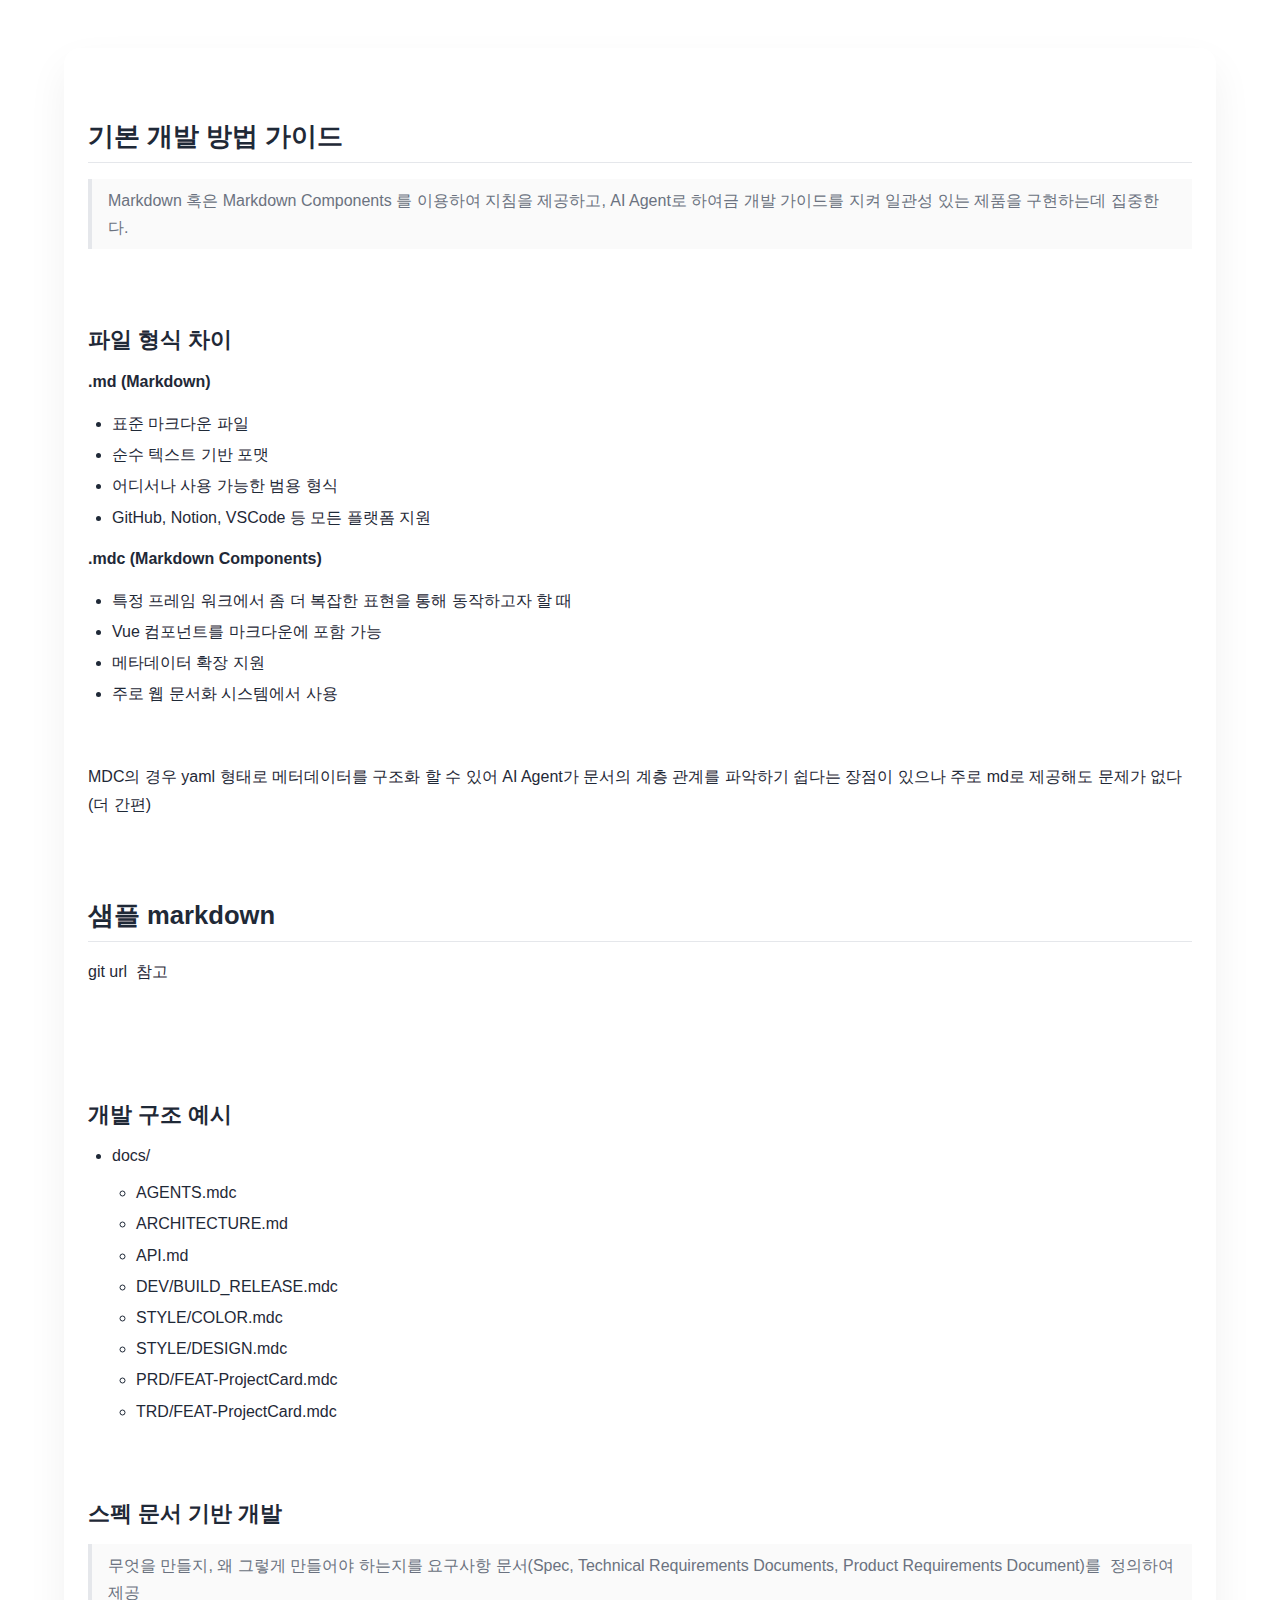
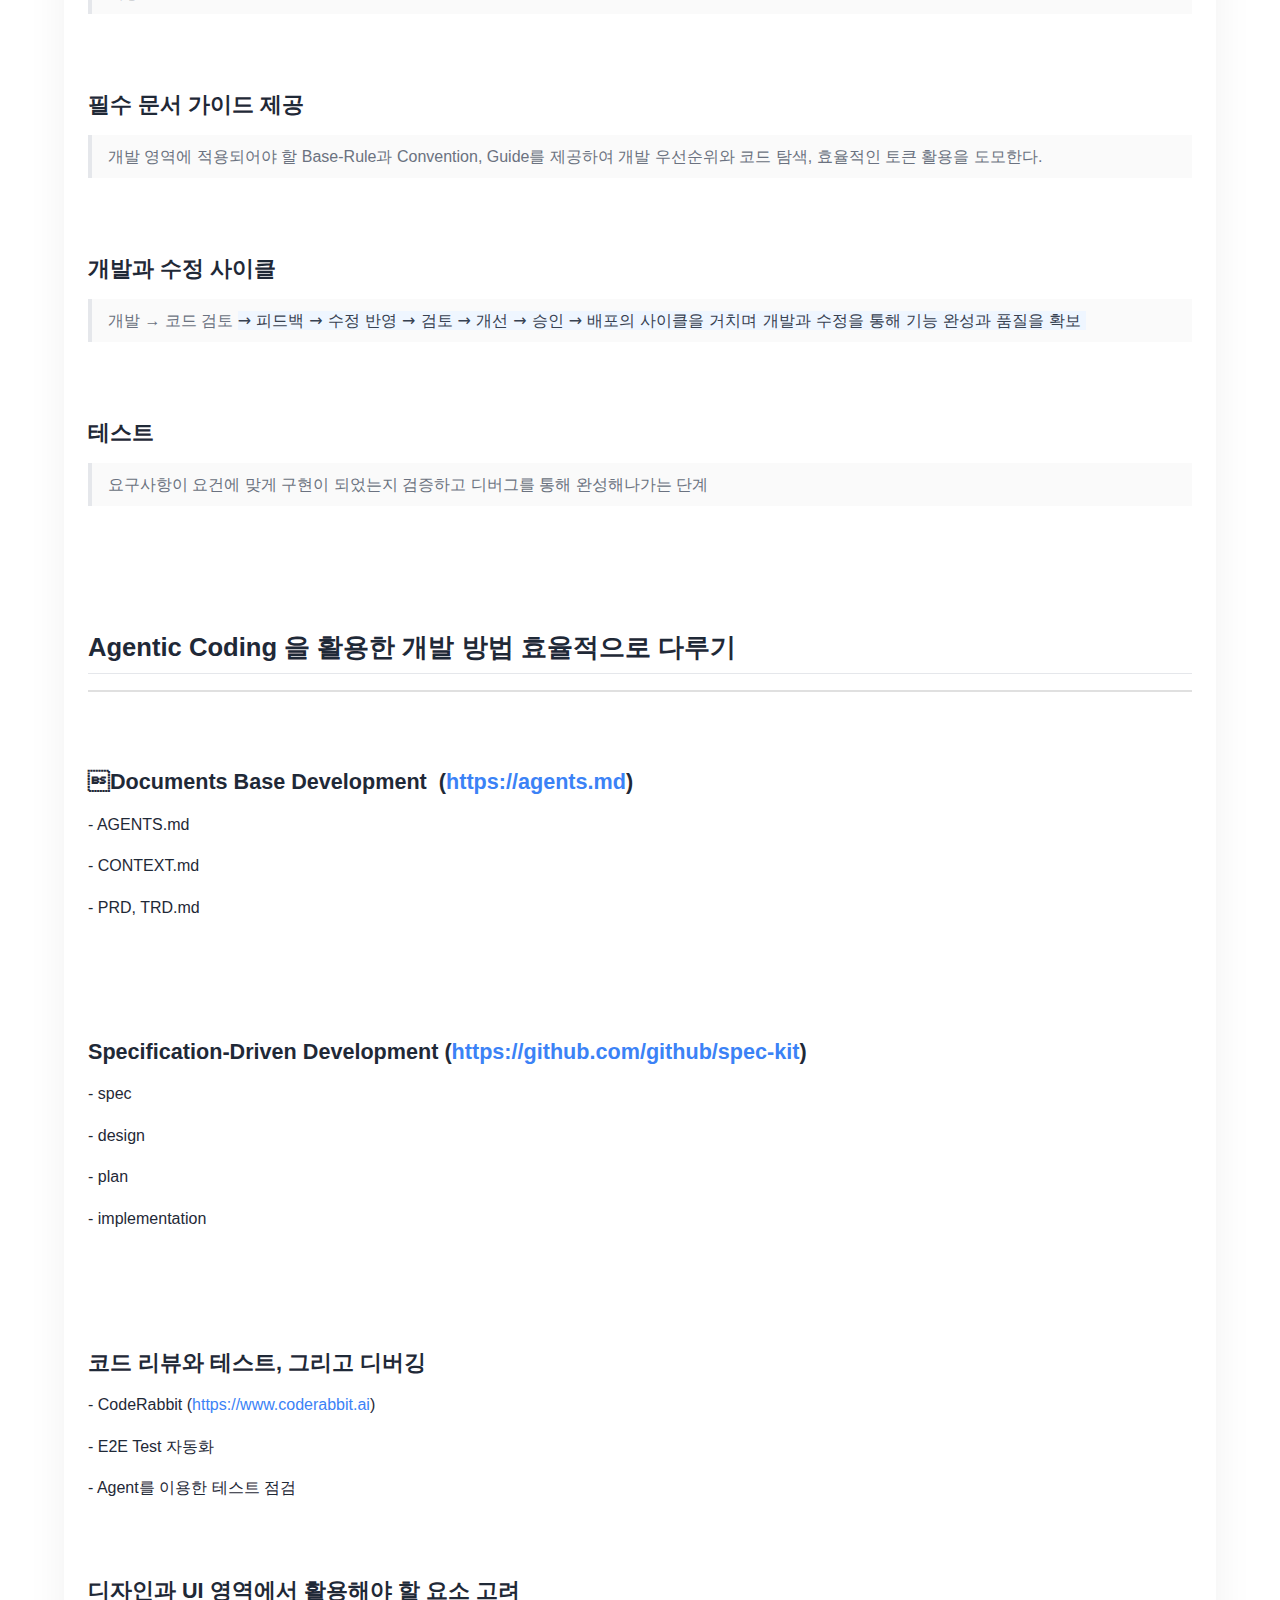
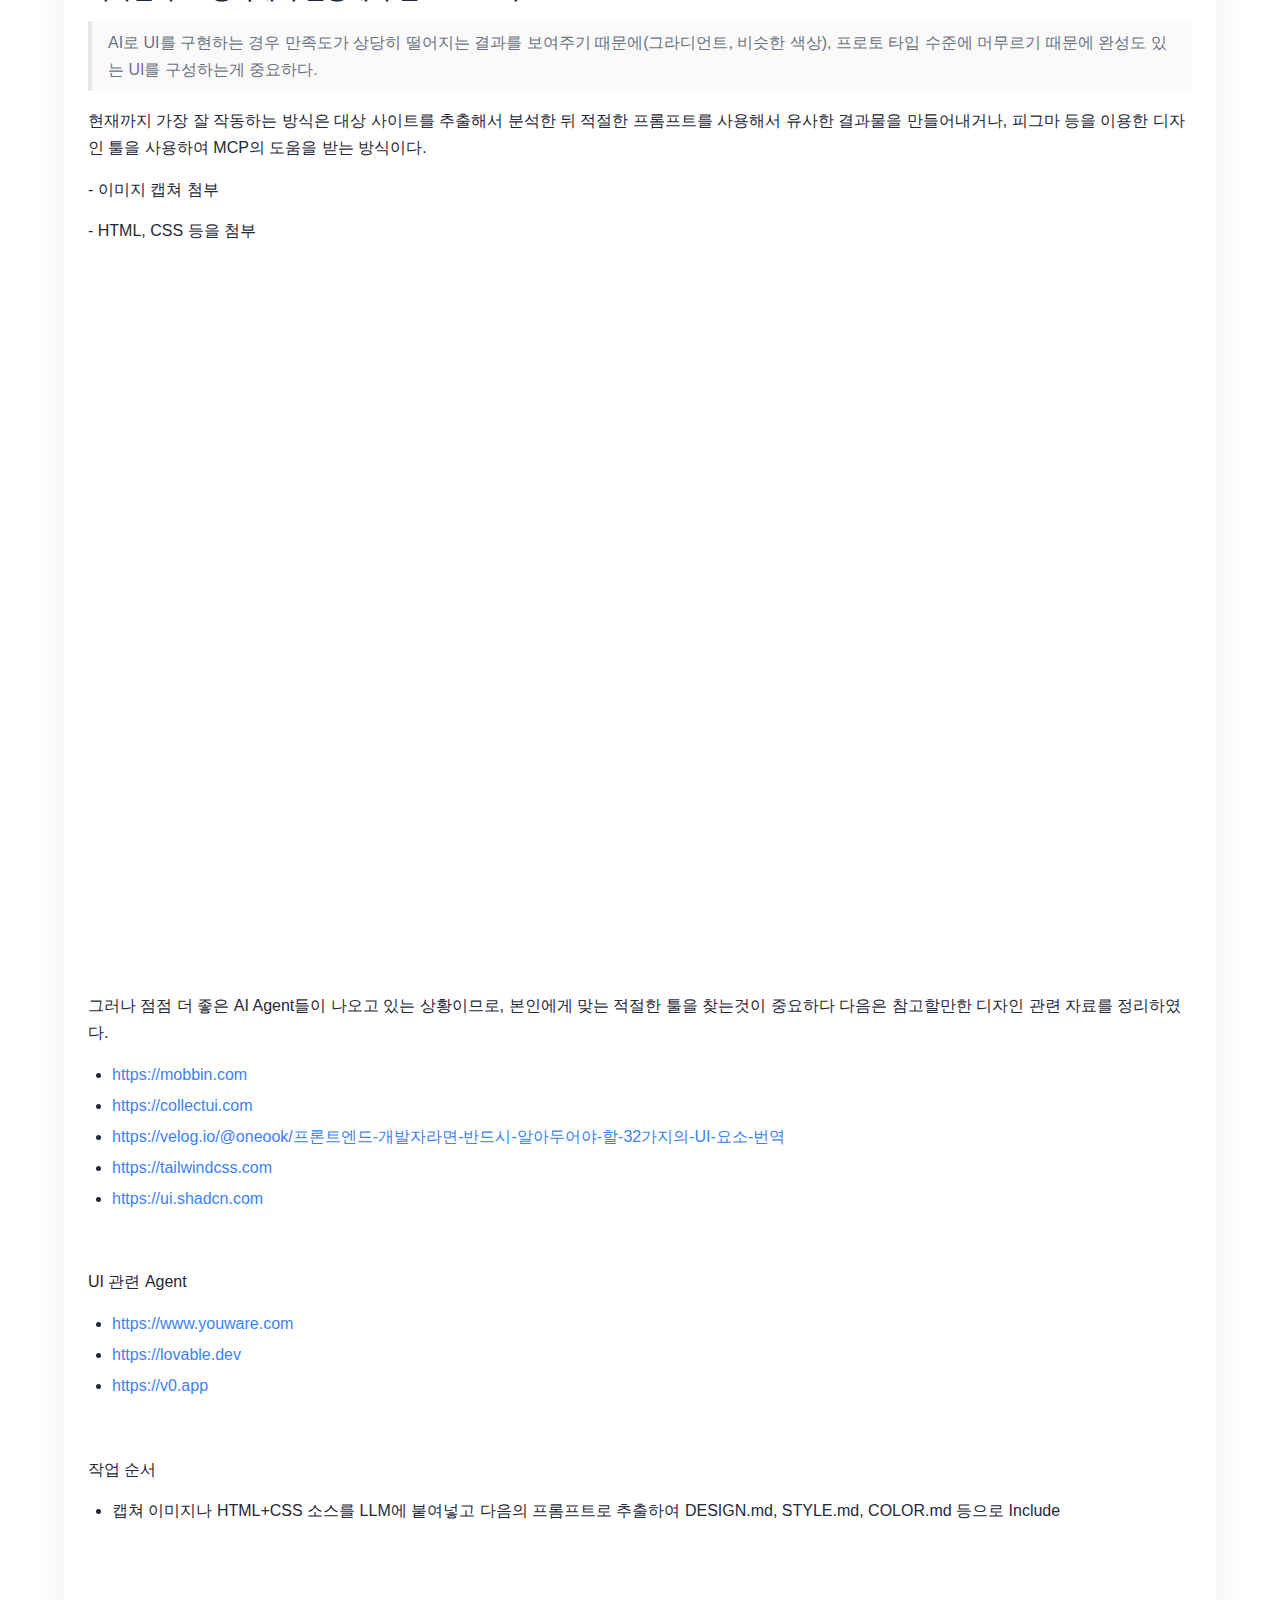
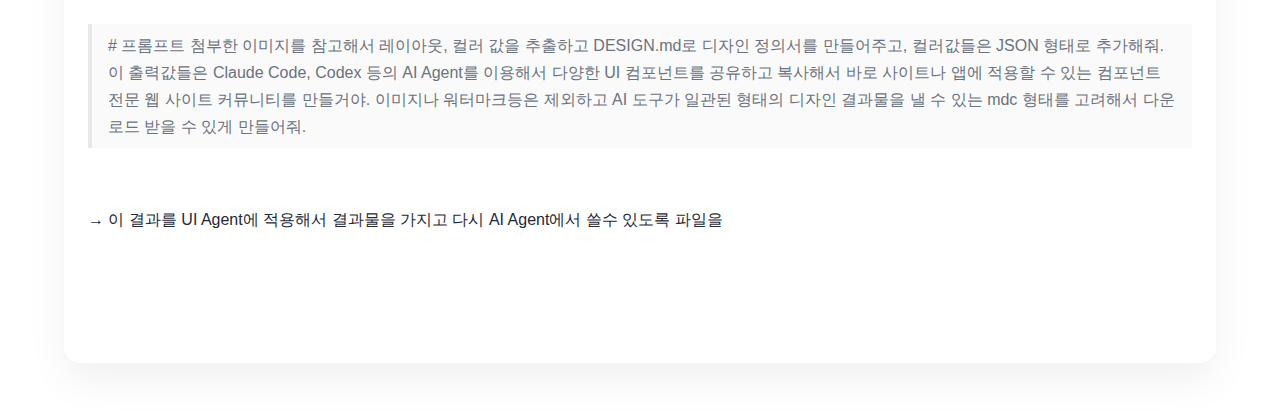
<file: docs/3. Agentic Coding Guide/index.html>
<!DOCTYPE html>
<html lang="ko">
<head>
  <meta charset="UTF-8">
  <meta name="viewport" content="width=device-width, initial-scale=1.0">
  <title>3. Agentic Coding Guide</title>
  <link rel="stylesheet" href="./qnote-export.css">
</head>
<body>
  <div class="container">
<html><head></head><body><h2 id="heading-1760847093428-729">기본 개발 방법 가이드&nbsp;</h2><blockquote>Markdown 혹은 Markdown Components 를 이용하여 지침을 제공하고, AI Agent로 하여금 개발 가이드를 지켜 일관성 있는 제품을 구현하는데 집중한다.</blockquote><p><br></p><h3 id="heading-1760887329603-599">파일 형식 차이&nbsp;</h3><p id="heading-1760887333963-17"><b>.md (Markdown)</b></p><ul class="[&amp;:not(:last-child)_ul]:pb-1 [&amp;:not(:last-child)_ol]:pb-1 list-disc space-y-2.5 pl-7 bullet-depth-1" data-lite-editor-bullet="true" data-depth="1" data-bullet-style="disc" style="list-style-type: disc !important; padding-left: 1.5em !important;">
<li class="whitespace-normal break-words">표준 마크다운 파일</li>
<li class="whitespace-normal break-words">순수 텍스트 기반 포맷</li>
<li class="whitespace-normal break-words">어디서나 사용 가능한 범용 형식</li>
<li class="whitespace-normal break-words">GitHub, Notion, VSCode 등 모든 플랫폼 지원</li>
</ul><p id="heading-1760887344982-436"><b>.mdc (Markdown Components)</b></p><ul class="[&amp;:not(:last-child)_ul]:pb-1 [&amp;:not(:last-child)_ol]:pb-1 list-disc space-y-2.5 pl-7 bullet-depth-1" data-lite-editor-bullet="true" data-depth="1" data-bullet-style="disc" style="list-style-type: disc !important; padding-left: 1.5em !important;">
<li class="whitespace-normal break-words">특정 프레임 워크에서 좀 더 복잡한 표현을 통해 동작하고자 할 때&nbsp;</li>
<li class="whitespace-normal break-words">Vue 컴포넌트를 마크다운에 포함 가능</li>
<li class="whitespace-normal break-words">메타데이터 확장 지원</li>
<li class="whitespace-normal break-words">주로 웹 문서화 시스템에서 사용</li></ul><p><br></p><p>MDC의 경우 yaml 형태로 메터데이터를 구조화 할 수 있어 AI Agent가 문서의 계층 관계를 파악하기 쉽다는 장점이 있으나 주로 md로 제공해도 문제가 없다 (더 간편)</p><p><br></p><h2 id="heading-1760887161526-586">샘플 markdown&nbsp;</h2><div><p>git url&nbsp; 참고&nbsp;</p></div><p><br></p><p><br></p><h3 id="heading-1760850507465-707">개발 구조 예시&nbsp;</h3><ul class="bullet-depth-1" data-lite-editor-bullet="true" data-depth="1" data-bullet-style="disc" data-original-paragraphs="[&quot;docs/&quot;,&quot;&amp;nbsp; AGENTS.mdc&quot;,&quot;&amp;nbsp; ARCHITECTURE.md&quot;,&quot;&amp;nbsp; API.md&quot;,&quot;&amp;nbsp; DEV/BUILD_RELEASE.mdc&quot;,&quot;&amp;nbsp; STYLE/COLOR.mdc&quot;,&quot;&amp;nbsp; STYLE/DESIGN.mdc&quot;,&quot;&amp;nbsp; PRD/FEAT-ProjectCards.mdc&quot;,&quot;&amp;nbsp; TRD/FEAT-ProjectCards.mdc&quot;]" style="list-style-type: disc !important; padding-left: 1.5em !important;"><li>docs/<ul data-lite-editor-bullet="true" class="bullet-depth-2" data-depth="2" data-bullet-style="circle" style="list-style-type: circle !important; padding-left: 1.5em !important;"><li>AGENTS.mdc</li><li>ARCHITECTURE.md</li><li>API.md</li><li>DEV/BUILD_RELEASE.mdc</li><li>STYLE/COLOR.mdc</li><li>STYLE/DESIGN.mdc</li><li>PRD/FEAT-ProjectCard.mdc</li><li>TRD/FEAT-ProjectCard.mdc</li></ul></li></ul><p><br></p><h3 id="heading-1760847105269-122">스펙 문서 기반 개발&nbsp;</h3><blockquote>무엇을 만들지, 왜 그렇게 만들어야 하는지를 요구사항 문서(Spec, Technical Requirements Documents, Product Requirements Document)를&nbsp; 정의하여 제공</blockquote><p><br></p><h3 id="heading-1760849407783-547">필수 문서 가이드 제공&nbsp;</h3><blockquote>개발 영역에 적용되어야 할 Base-Rule과 Convention, Guide를 제공하여 개발 우선순위와 코드 탐색, 효율적인 토큰 활용을 도모한다.&nbsp;</blockquote><p><br></p><h3 id="heading-1760849413028-375">개발과 수정 사이클&nbsp;</h3><blockquote>개발 → 코드 검토&nbsp;<span style="color: rgb(55, 65, 81); font-family: -apple-system, &quot;system-ui&quot;, &quot;Segoe UI&quot;, Roboto, &quot;Helvetica Neue&quot;, Arial, sans-serif; font-size: 16px; font-style: normal; font-variant-ligatures: normal; font-variant-caps: normal; font-weight: 400; letter-spacing: normal; orphans: 2; text-align: start; text-indent: 0px; text-transform: none; widows: 2; word-spacing: 0px; -webkit-text-stroke-width: 0px; white-space: normal; background-color: rgb(239, 246, 255); text-decoration-thickness: initial; text-decoration-style: initial; text-decoration-color: initial; display: inline !important; float: none;">→ 피드백&nbsp;<span style="color: rgb(55, 65, 81); font-family: -apple-system, &quot;system-ui&quot;, &quot;Segoe UI&quot;, Roboto, &quot;Helvetica Neue&quot;, Arial, sans-serif; font-size: 16px; font-style: normal; font-variant-ligatures: normal; font-variant-caps: normal; font-weight: 400; letter-spacing: normal; orphans: 2; text-align: start; text-indent: 0px; text-transform: none; widows: 2; word-spacing: 0px; -webkit-text-stroke-width: 0px; white-space: normal; background-color: rgb(239, 246, 255); text-decoration-thickness: initial; text-decoration-style: initial; text-decoration-color: initial; display: inline !important; float: none;">→ 수정 반영&nbsp;<span style="color: rgb(55, 65, 81); font-family: -apple-system, &quot;system-ui&quot;, &quot;Segoe UI&quot;, Roboto, &quot;Helvetica Neue&quot;, Arial, sans-serif; font-size: 16px; font-style: normal; font-variant-ligatures: normal; font-variant-caps: normal; font-weight: 400; letter-spacing: normal; orphans: 2; text-align: start; text-indent: 0px; text-transform: none; widows: 2; word-spacing: 0px; -webkit-text-stroke-width: 0px; white-space: normal; background-color: rgb(239, 246, 255); text-decoration-thickness: initial; text-decoration-style: initial; text-decoration-color: initial; display: inline !important; float: none;">→ 검토&nbsp;<span style="color: rgb(55, 65, 81); font-family: -apple-system, &quot;system-ui&quot;, &quot;Segoe UI&quot;, Roboto, &quot;Helvetica Neue&quot;, Arial, sans-serif; font-size: 16px; font-style: normal; font-variant-ligatures: normal; font-variant-caps: normal; font-weight: 400; letter-spacing: normal; orphans: 2; text-align: start; text-indent: 0px; text-transform: none; widows: 2; word-spacing: 0px; -webkit-text-stroke-width: 0px; white-space: normal; background-color: rgb(239, 246, 255); text-decoration-thickness: initial; text-decoration-style: initial; text-decoration-color: initial; display: inline !important; float: none;">→ 개선 <span style="color: rgb(55, 65, 81); font-family: -apple-system, &quot;system-ui&quot;, &quot;Segoe UI&quot;, Roboto, &quot;Helvetica Neue&quot;, Arial, sans-serif; font-size: 16px; font-style: normal; font-variant-ligatures: normal; font-variant-caps: normal; font-weight: 400; letter-spacing: normal; orphans: 2; text-align: start; text-indent: 0px; text-transform: none; widows: 2; word-spacing: 0px; -webkit-text-stroke-width: 0px; white-space: normal; background-color: rgb(239, 246, 255); text-decoration-thickness: initial; text-decoration-style: initial; text-decoration-color: initial; display: inline !important; float: none;">→&nbsp;</span>승인&nbsp;<span style="color: rgb(55, 65, 81); font-family: -apple-system, &quot;system-ui&quot;, &quot;Segoe UI&quot;, Roboto, &quot;Helvetica Neue&quot;, Arial, sans-serif; font-size: 16px; font-style: normal; font-variant-ligatures: normal; font-variant-caps: normal; font-weight: 400; letter-spacing: normal; orphans: 2; text-align: start; text-indent: 0px; text-transform: none; widows: 2; word-spacing: 0px; -webkit-text-stroke-width: 0px; white-space: normal; background-color: rgb(239, 246, 255); text-decoration-thickness: initial; text-decoration-style: initial; text-decoration-color: initial; display: inline !important; float: none;">→ 배포의 사이클을 거치며 개발과 수정을 통해 기능 완성과 품질을 확보&nbsp;</span></span></span></span></span></blockquote><p><br></p><h3 id="heading-1760849423797-102">테스트&nbsp;</h3><blockquote>요구사항이 요건에 맞게 구현이 되었는지 검증하고 디버그를 통해 완성해나가는 단계&nbsp;</blockquote><p><br></p><p><br></p><h2 id="heading-1760850514072-623">Agentic Coding 을 활용한 개발 방법 효율적으로 다루기&nbsp;</h2><hr style="border-right: none; border-bottom: none; border-left: none; border-image: initial; border-top: 2px solid rgb(224, 224, 224); margin: 16px 0px;"><p><br></p><h3 id="heading-1760850521787-121">Documents Base Development&nbsp; (<a href="https://agents.md/">https://agents.md</a>)</h3><p>- AGENTS.md</p><p>- CONTEXT.md</p><p>- PRD, TRD.md</p><p><br></p><p><br></p><h3 id="heading-1760850525422-191">Specification-Driven Development (<a href="https://github.com/github/spec-kit">https://github.com/github/spec-kit</a>)</h3><p>- spec</p><p>- design</p><p>- plan</p><p>- implementation</p><p><br></p><p><br></p><h3 id="heading-1760850533431-260">코드 리뷰와 테스트, 그리고 디버깅&nbsp;</h3><p>- CodeRabbit (<a href="https://www.coderabbit.ai">https://www.coderabbit.ai</a>)&nbsp;</p><p>- E2E Test 자동화&nbsp;</p><p>- Agent를 이용한 테스트 점검</p><p><br></p><h3 id="heading-1760850559689-471">디자인과 UI 영역에서 활용해야 할 요소 고려&nbsp;</h3><blockquote>AI로 UI를 구현하는 경우 만족도가 상당히 떨어지는 결과를 보여주기 때문에(그라디언트, 비슷한 색상), 프로토 타입 수준에 머무르기 때문에 완성도 있는 UI를 구성하는게 중요하다.</blockquote><p>현재까지 가장 잘 작동하는 방식은 대상 사이트를 추출해서 분석한 뒤 적절한 프롬프트를 사용해서 유사한 결과물을 만들어내거나, 피그마 등을 이용한 디자인 툴을 사용하여 MCP의 도움을 받는 방식이다.&nbsp;</p><p>- 이미지 캡쳐 첨부&nbsp;</p><p>- HTML, CSS 등을 첨부&nbsp;</p><p><br></p><div class="video-wrapper" data-platform="vimeo" data-video-id="1122907754" style="width: 1020px; height: 677px; position: relative; margin: 10px 0px; overflow: hidden; box-sizing: border-box; max-width: 100%;"><iframe src="https://player.vimeo.com/video/1122907754" style="width: 100%; height: 100%; border: none;"></iframe></div><p>그러나 점점 더 좋은 AI Agent들이 나오고 있는 상황이므로, 본인에게 맞는 적절한 툴을 찾는것이 중요하다 다음은&nbsp;<span style="font-size: calc(16px + var(--font-size-adjustment, 0px)); background-color: var(--bg-color); font-family: -apple-system, BlinkMacSystemFont, &quot;Segoe UI&quot;, Roboto, &quot;Helvetica Neue&quot;, Arial, sans-serif;">참고할만한 디자인 관련 자료를 정리하였다.</span></p><ul class="bullet-depth-1" data-lite-editor-bullet="true" data-depth="1" data-bullet-style="disc" data-original-paragraphs="[&quot;<br>&quot;]" style="list-style-type: disc !important; padding-left: 1.5em !important;"><li><a href="https://mobbin.com/">https://mobbin.com</a></li><li><a href="https://collectui.com/">https://collectui.com</a></li><li><a href="https://velog.io/@oneook/프론트엔드-개발자라면-반드시-알아두어야-할-32가지의-UI-요소-번역">https://velog.io/@oneook/프론트엔드-개발자라면-반드시-알아두어야-할-32가지의-UI-요소-번역</a></li><li><a href="https://tailwindcss.com/">https://tailwindcss.com</a></li><li><a href="https://ui.shadcn.com" style="font-size: calc(16px + var(--font-size-adjustment, 0px)); background-color: var(--bg-color); font-family: -apple-system, BlinkMacSystemFont, &quot;Segoe UI&quot;, Roboto, &quot;Helvetica Neue&quot;, Arial, sans-serif;">https://ui.shadcn.com</a></li></ul><p><br></p><p>UI 관련 Agent</p><ul class="bullet-depth-1" data-lite-editor-bullet="true" data-depth="1" data-bullet-style="disc" data-original-paragraphs="[&quot;<br>&quot;]" style="list-style-type: disc !important; padding-left: 1.5em !important;"><li><a href="https://www.youware.com">https://www.youware.com</a></li><li><a href="https://lovable.dev">https://lovable.dev</a><br></li><li><a href="https://v0.app">https://v0.app</a><br></li></ul><p><br></p><p>작업 순서</p><ul class="bullet-depth-1" data-lite-editor-bullet="true" data-depth="1" data-bullet-style="disc" data-original-paragraphs="[&quot;<br>&quot;]" style="list-style-type: disc !important; padding-left: 1.5em !important;"><li>캡쳐 이미지나 HTML+CSS 소스를 LLM에 붙여넣고 다음의 프롬프트로 추출하여 DESIGN.md, STYLE.md, COLOR.md 등으로 Include&nbsp;</li></ul><p><br></p><p><br></p><blockquote class="sub-editor-code"># 프롬프트 

첨부한 이미지를 참고해서 레이아웃, 컬러 값을 추출하고 DESIGN.md로 디자인 정의서를 만들어주고, 컬러값들은 JSON 형태로 추가해줘. 이 출력값들은 Claude Code, Codex 등의 AI Agent를 이용해서 다양한 UI 컴포넌트를 공유하고 복사해서 바로 사이트나 앱에 적용할 수 있는 컴포넌트 전문 웹 사이트 커뮤니티를 만들거야. 이미지나 워터마크등은 제외하고 AI 도구가 일관된 형태의 디자인 결과물을 낼 수 있는 mdc 형태를 고려해서 다운로드 받을 수 있게 만들어줘. </blockquote><p><br></p><p>→ 이 결과를 UI Agent에 적용해서 결과물을 가지고 다시 AI Agent에서 쓸수 있도록 파일을&nbsp;</p><p><br></p><p><br></p></body></html>
  </div>
</body>
</html>
</file>
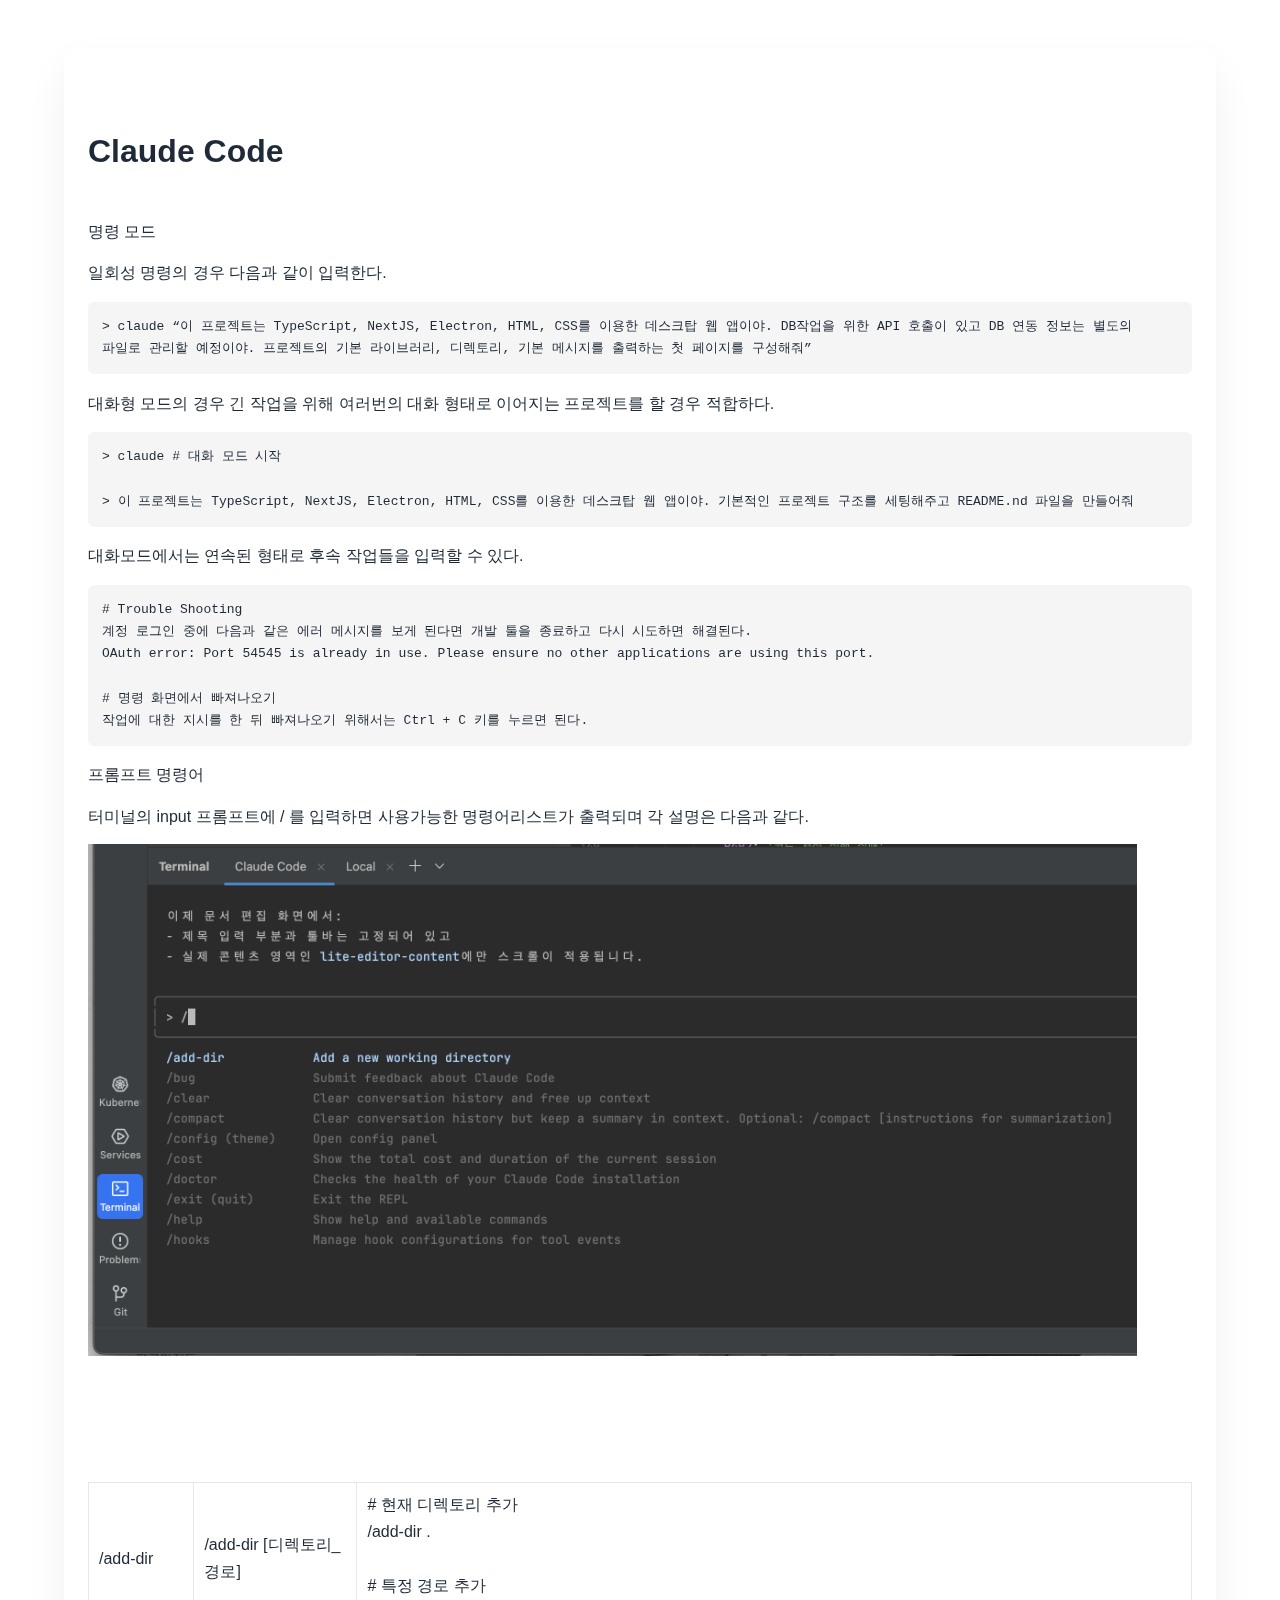
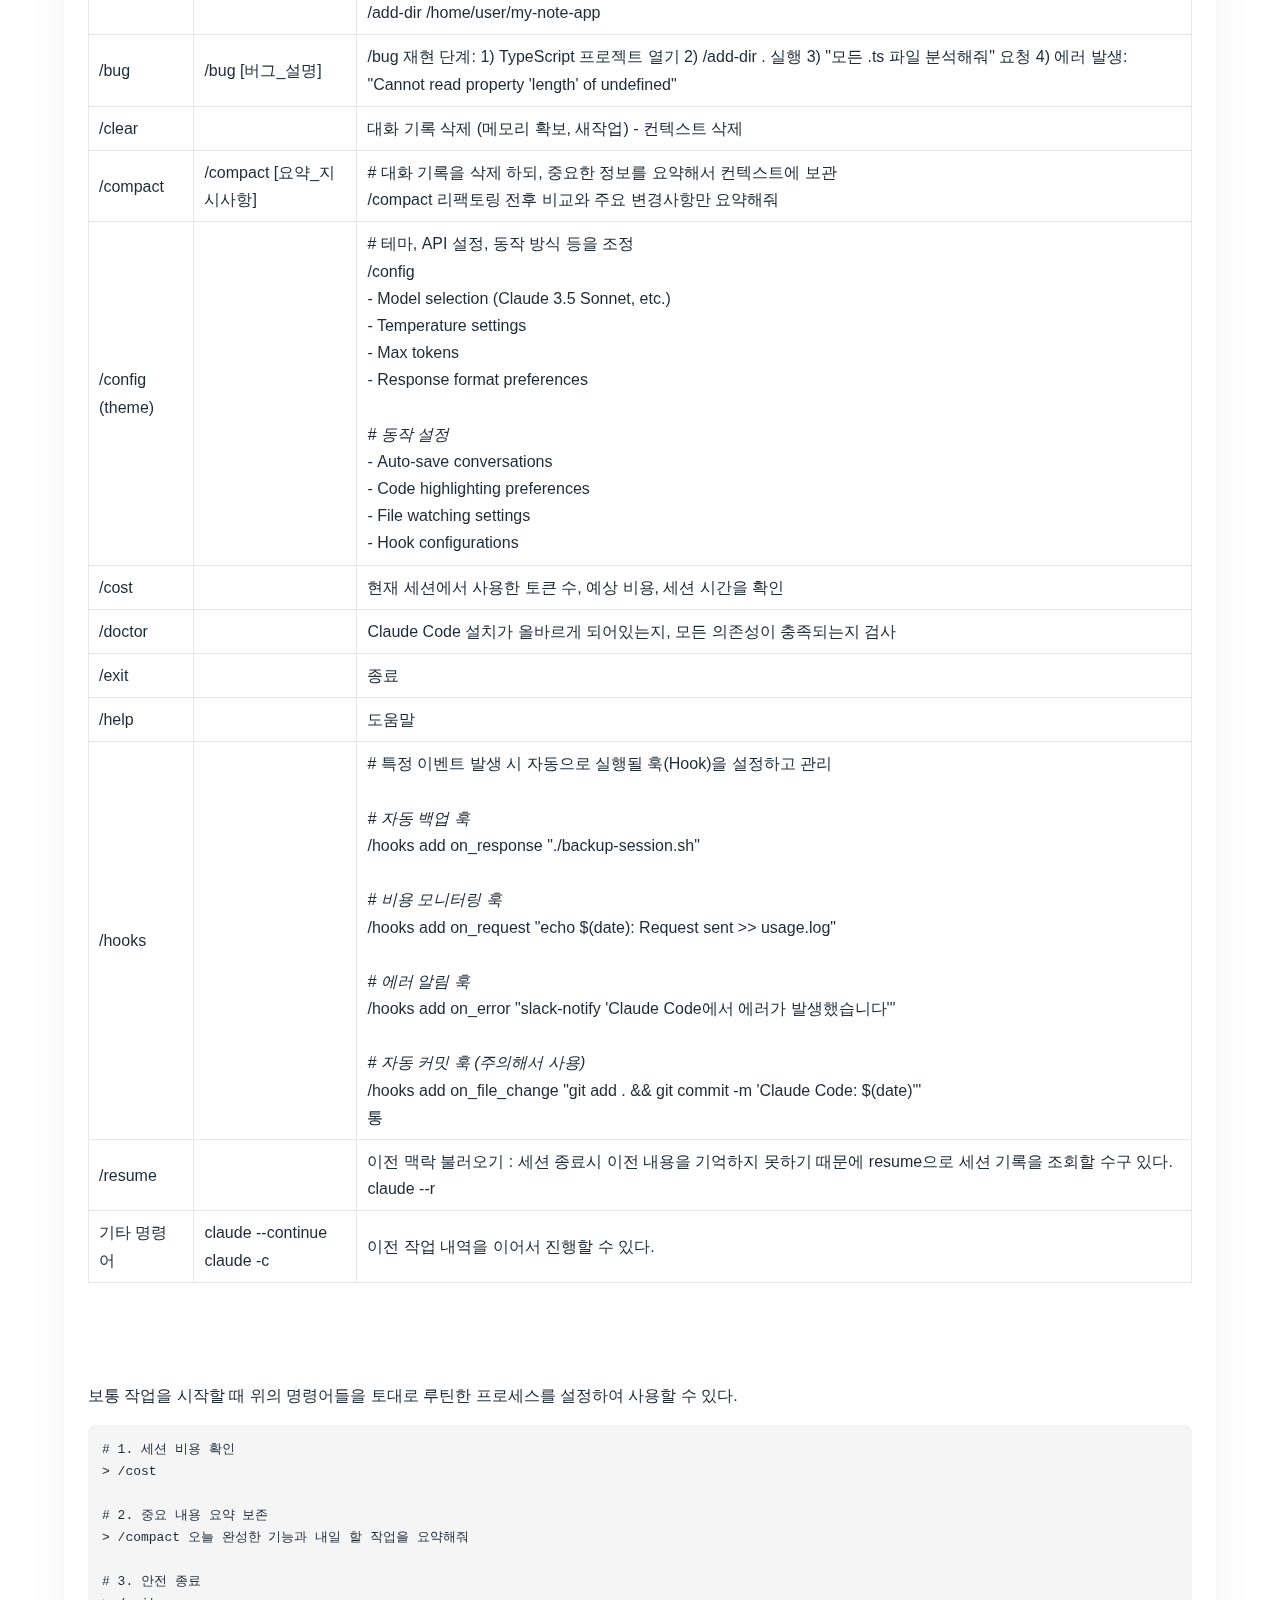
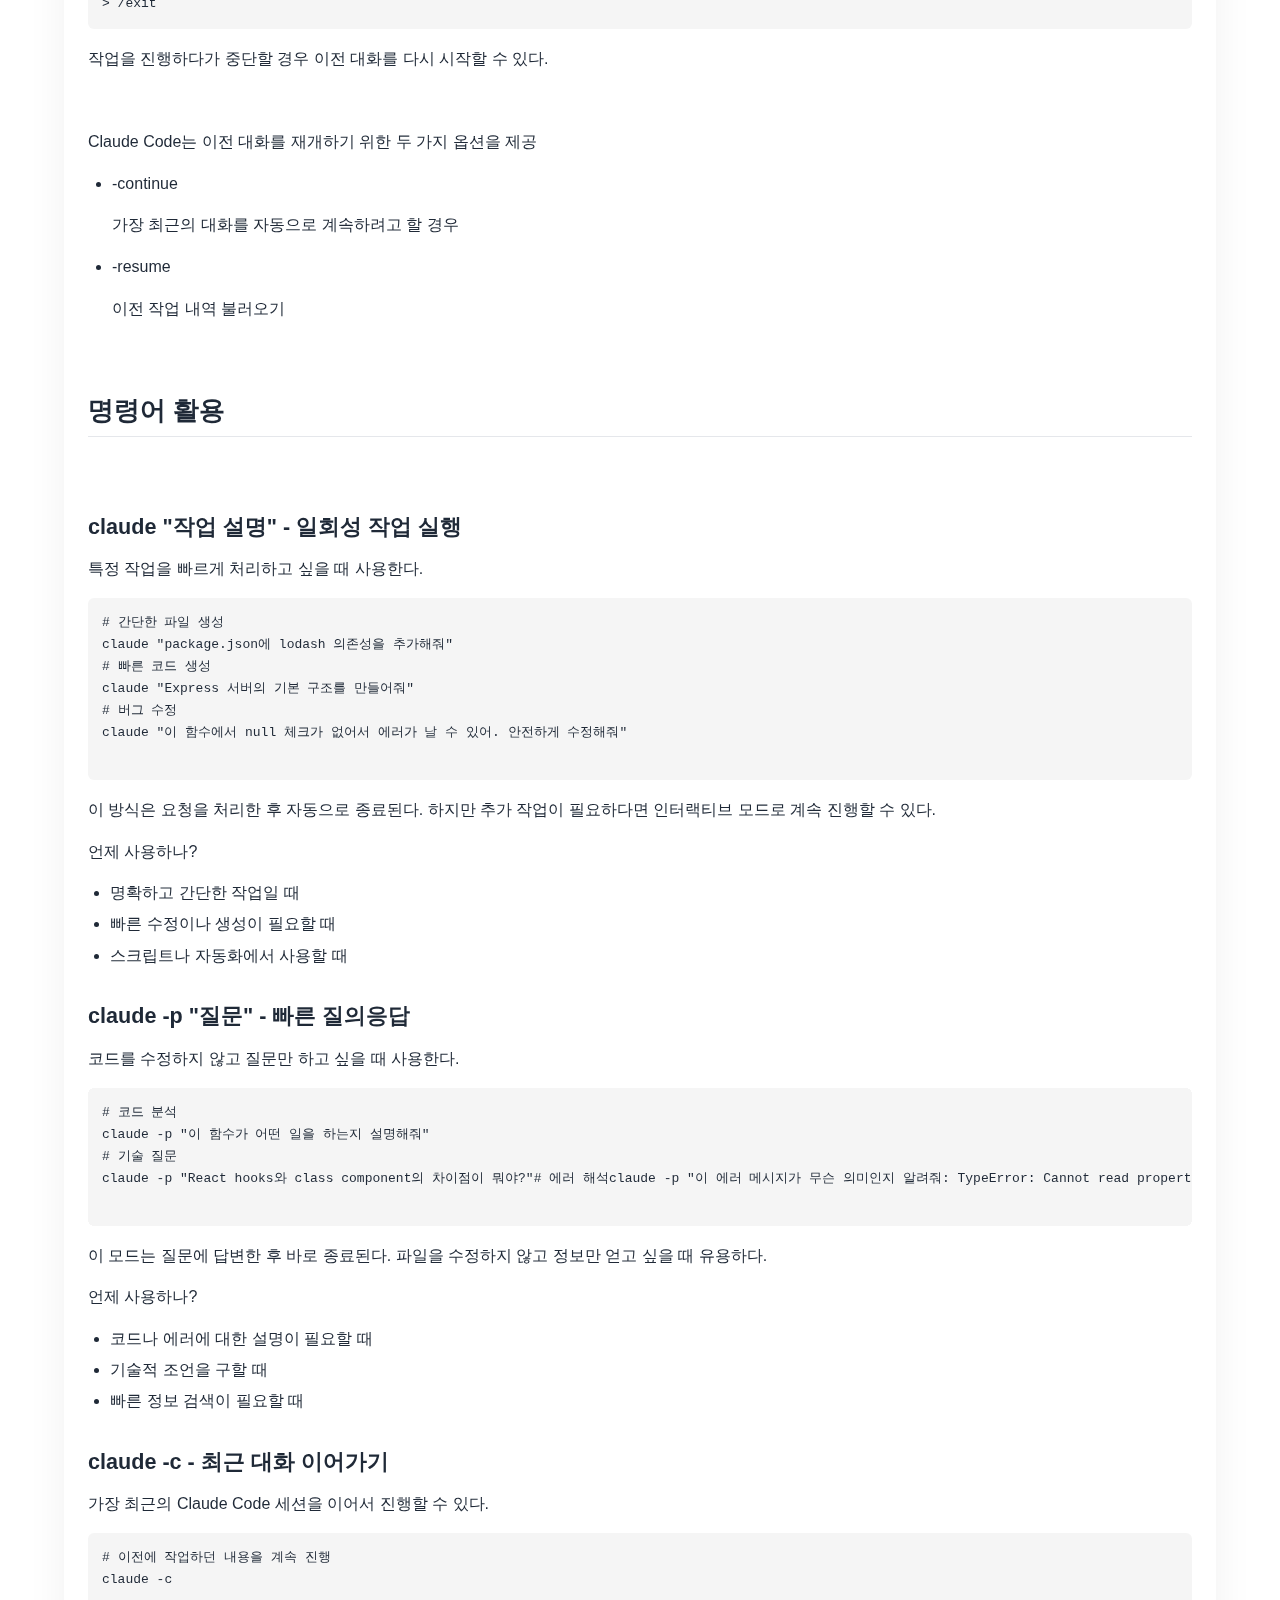
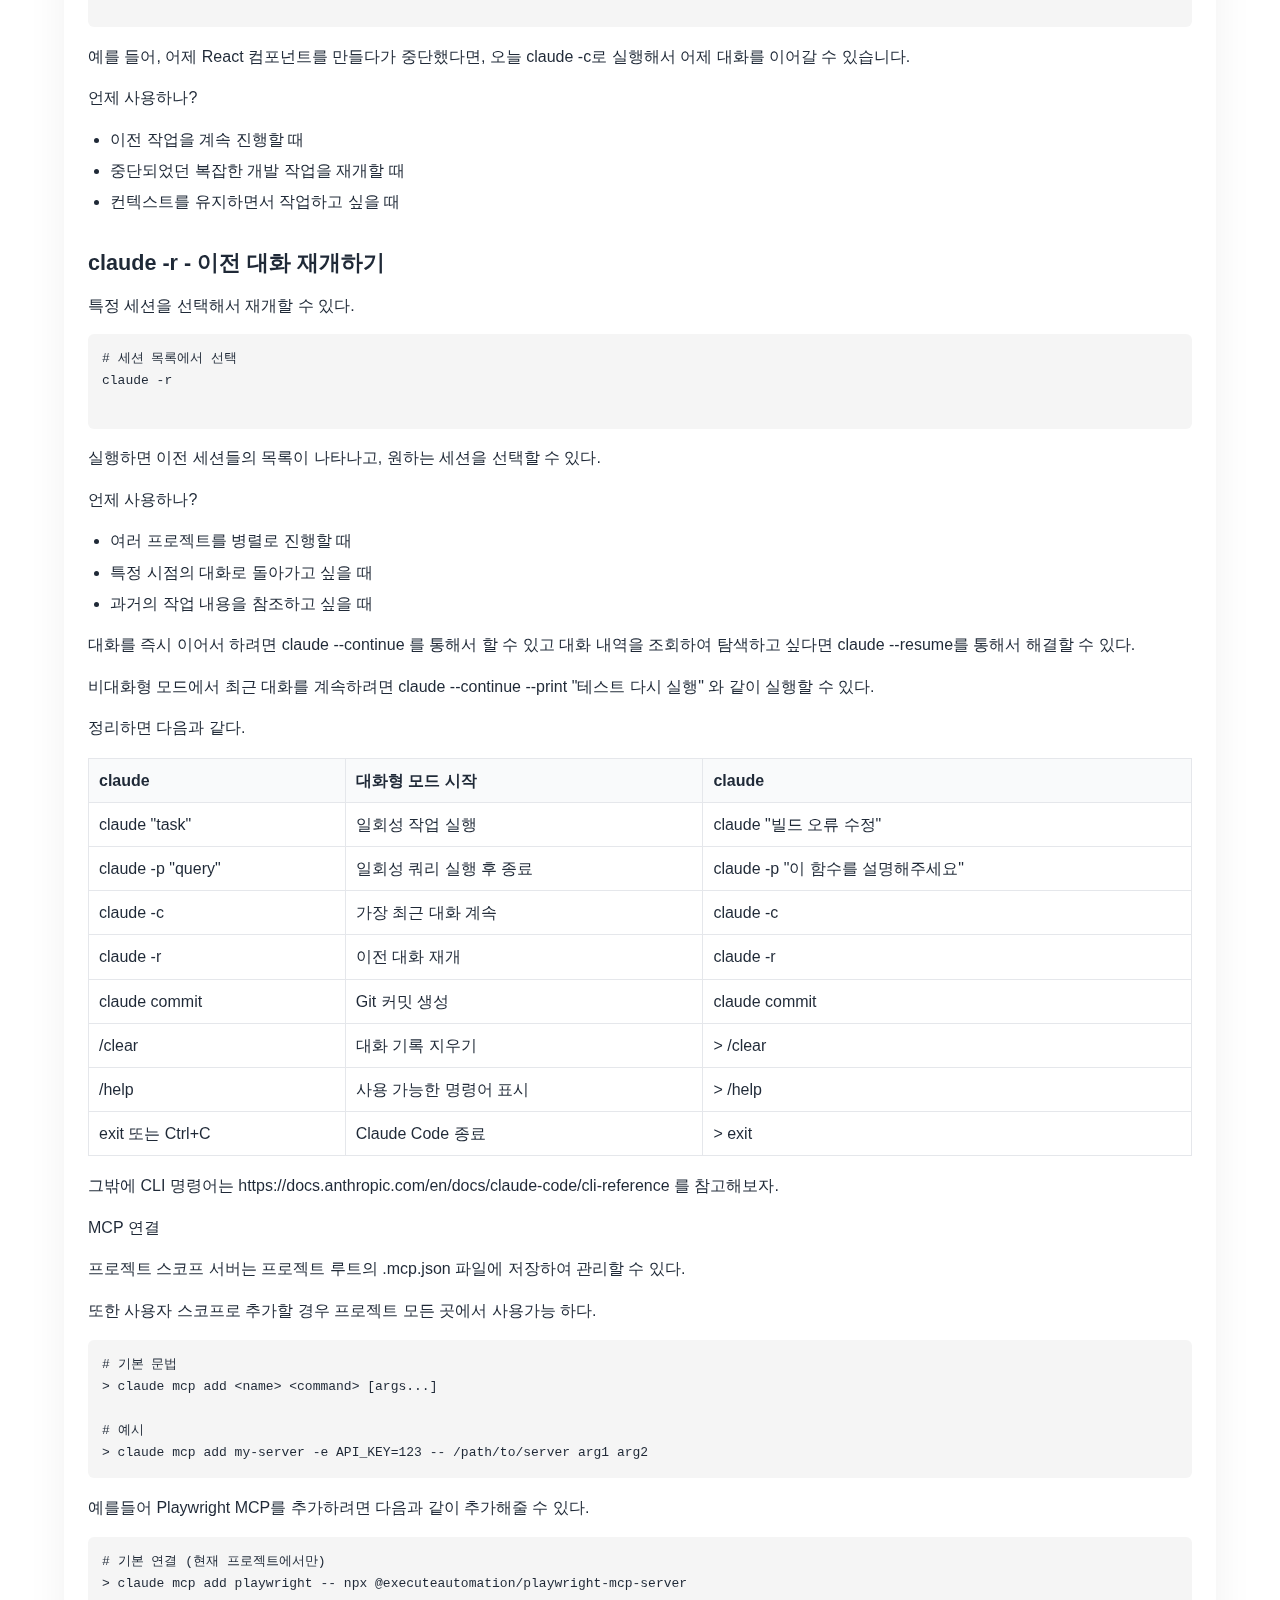
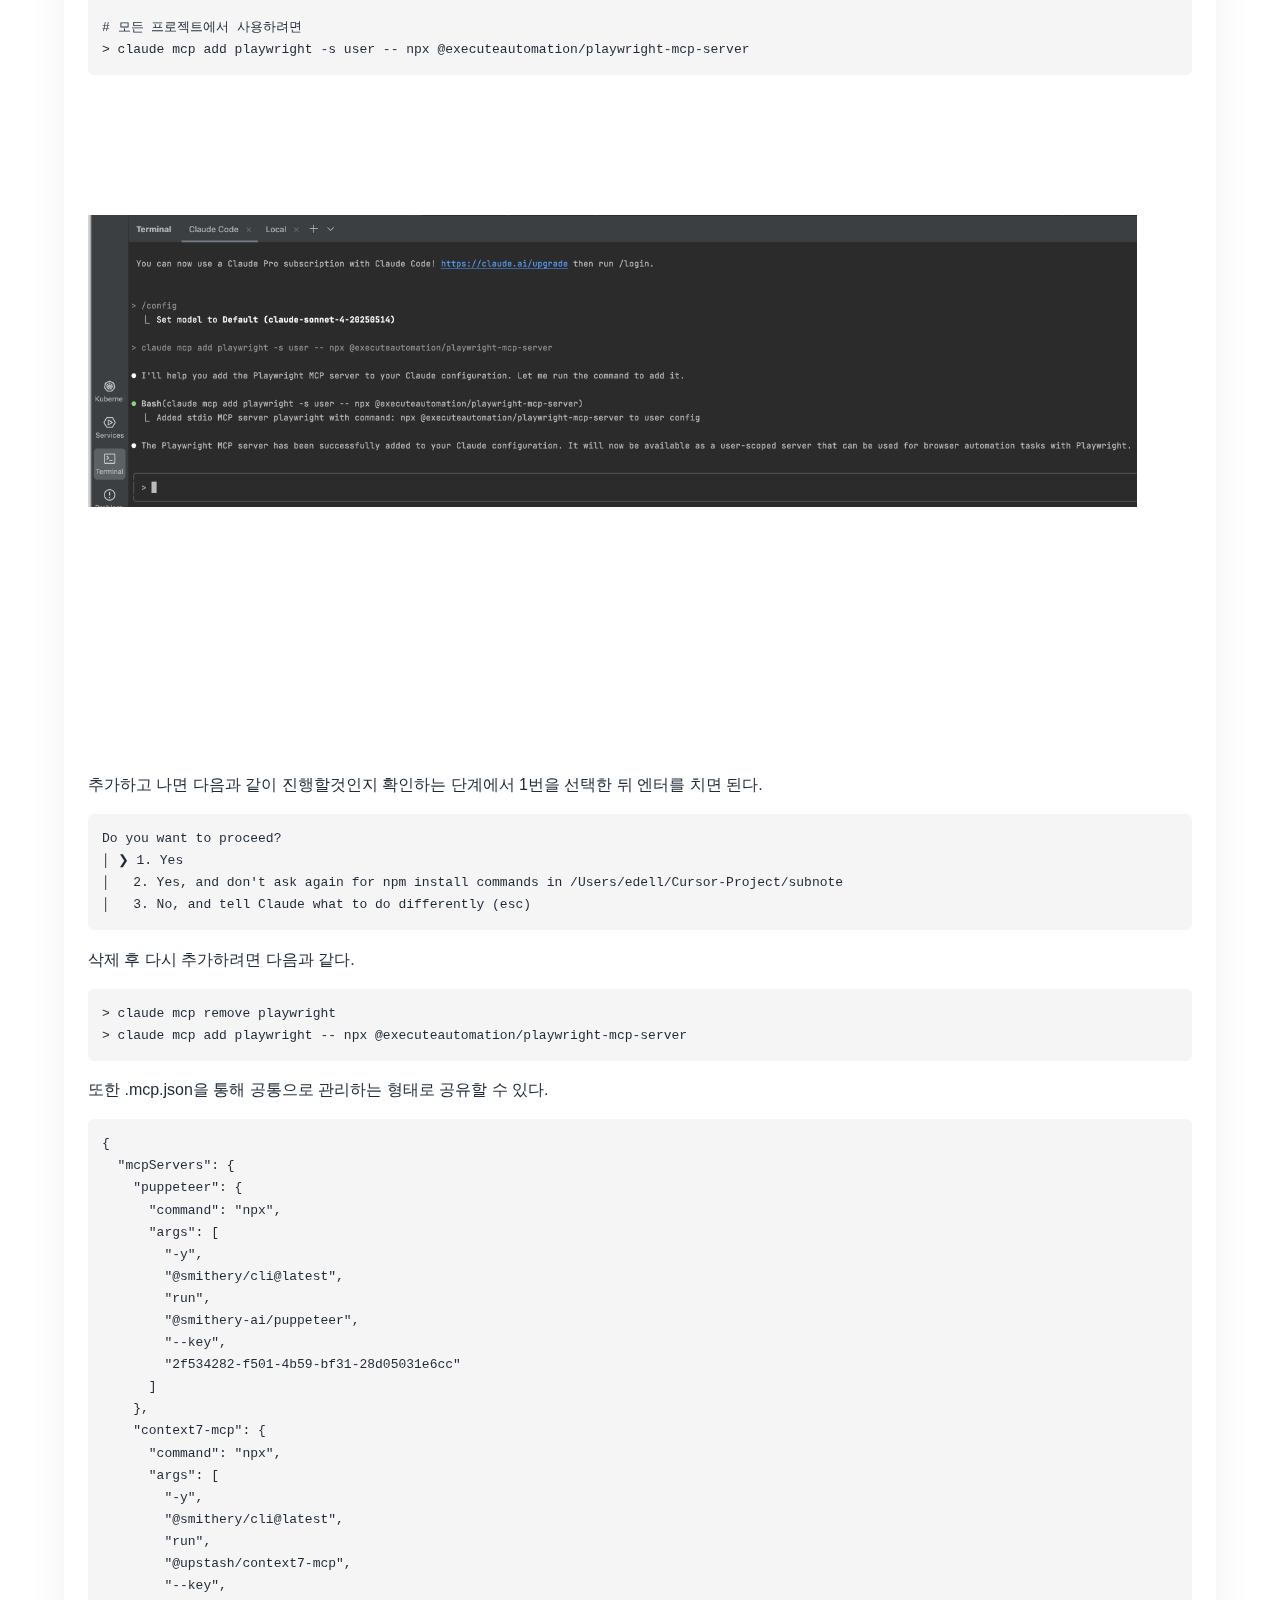
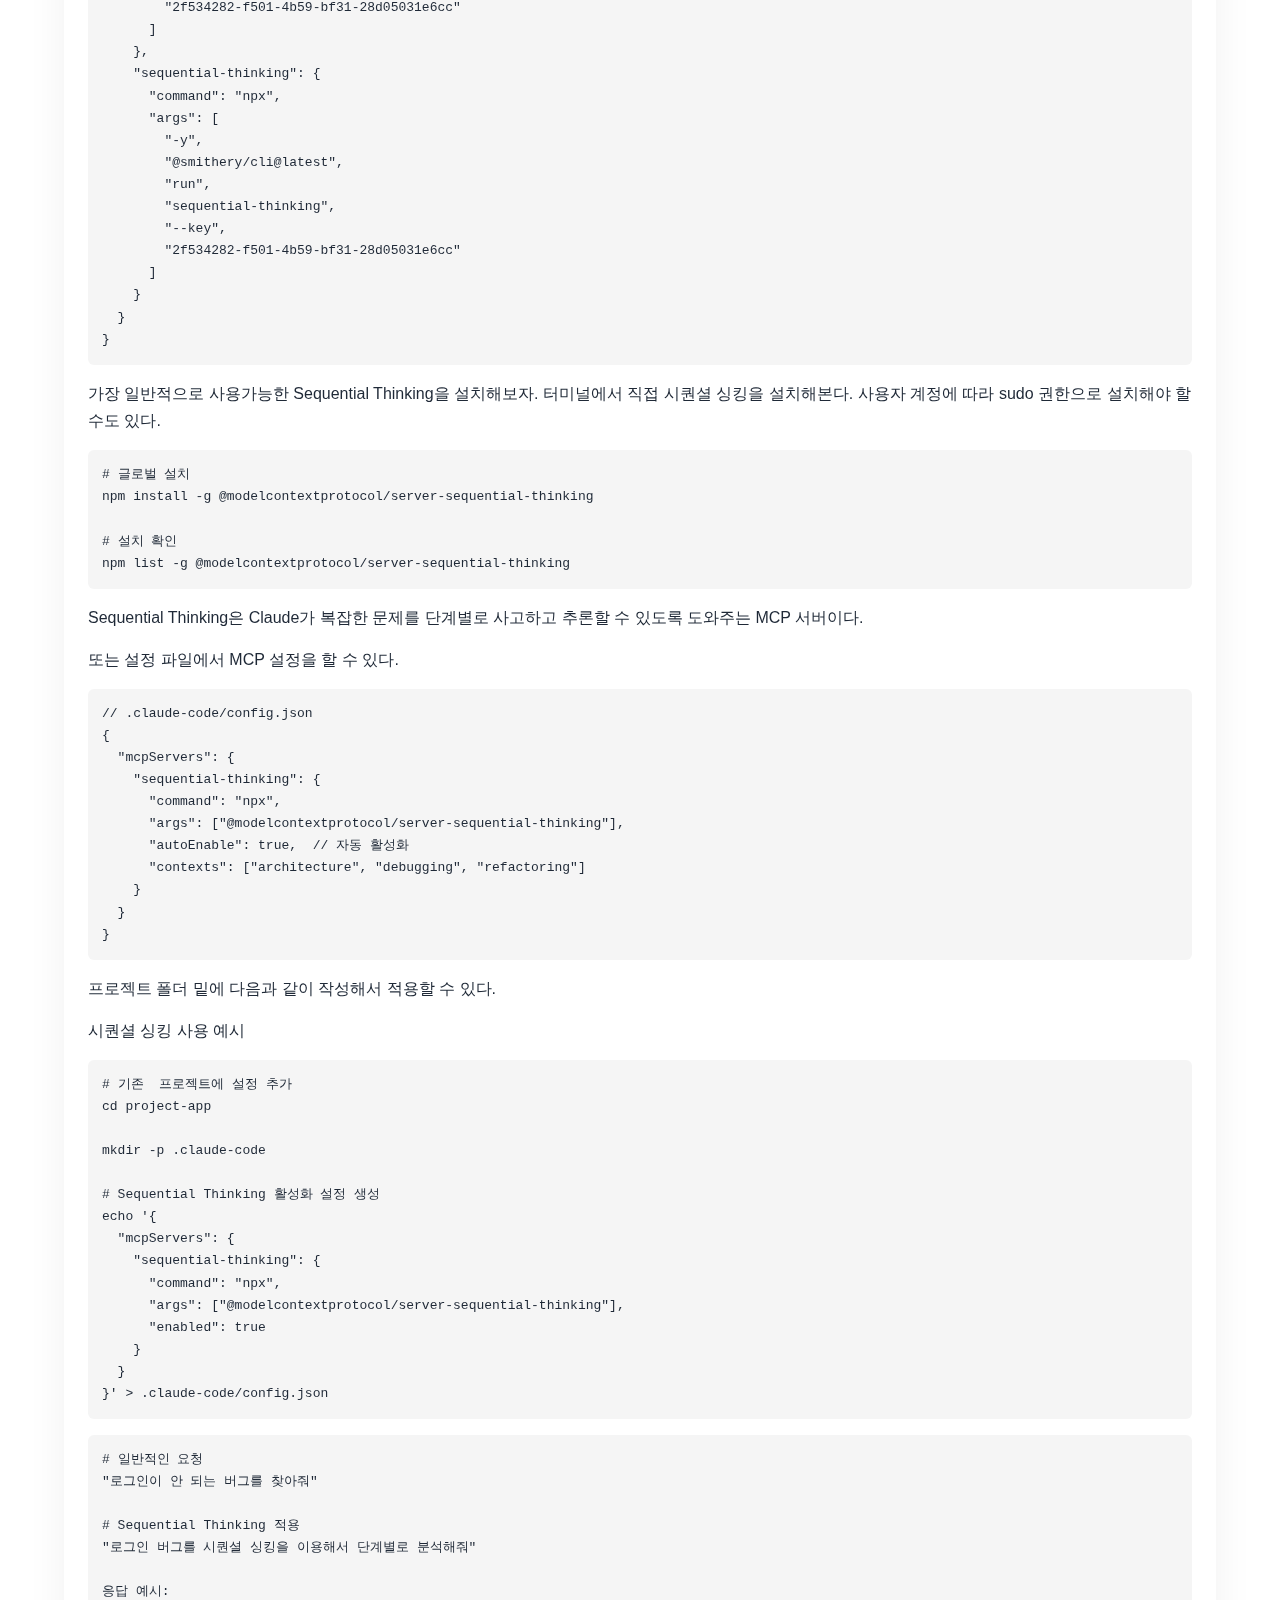
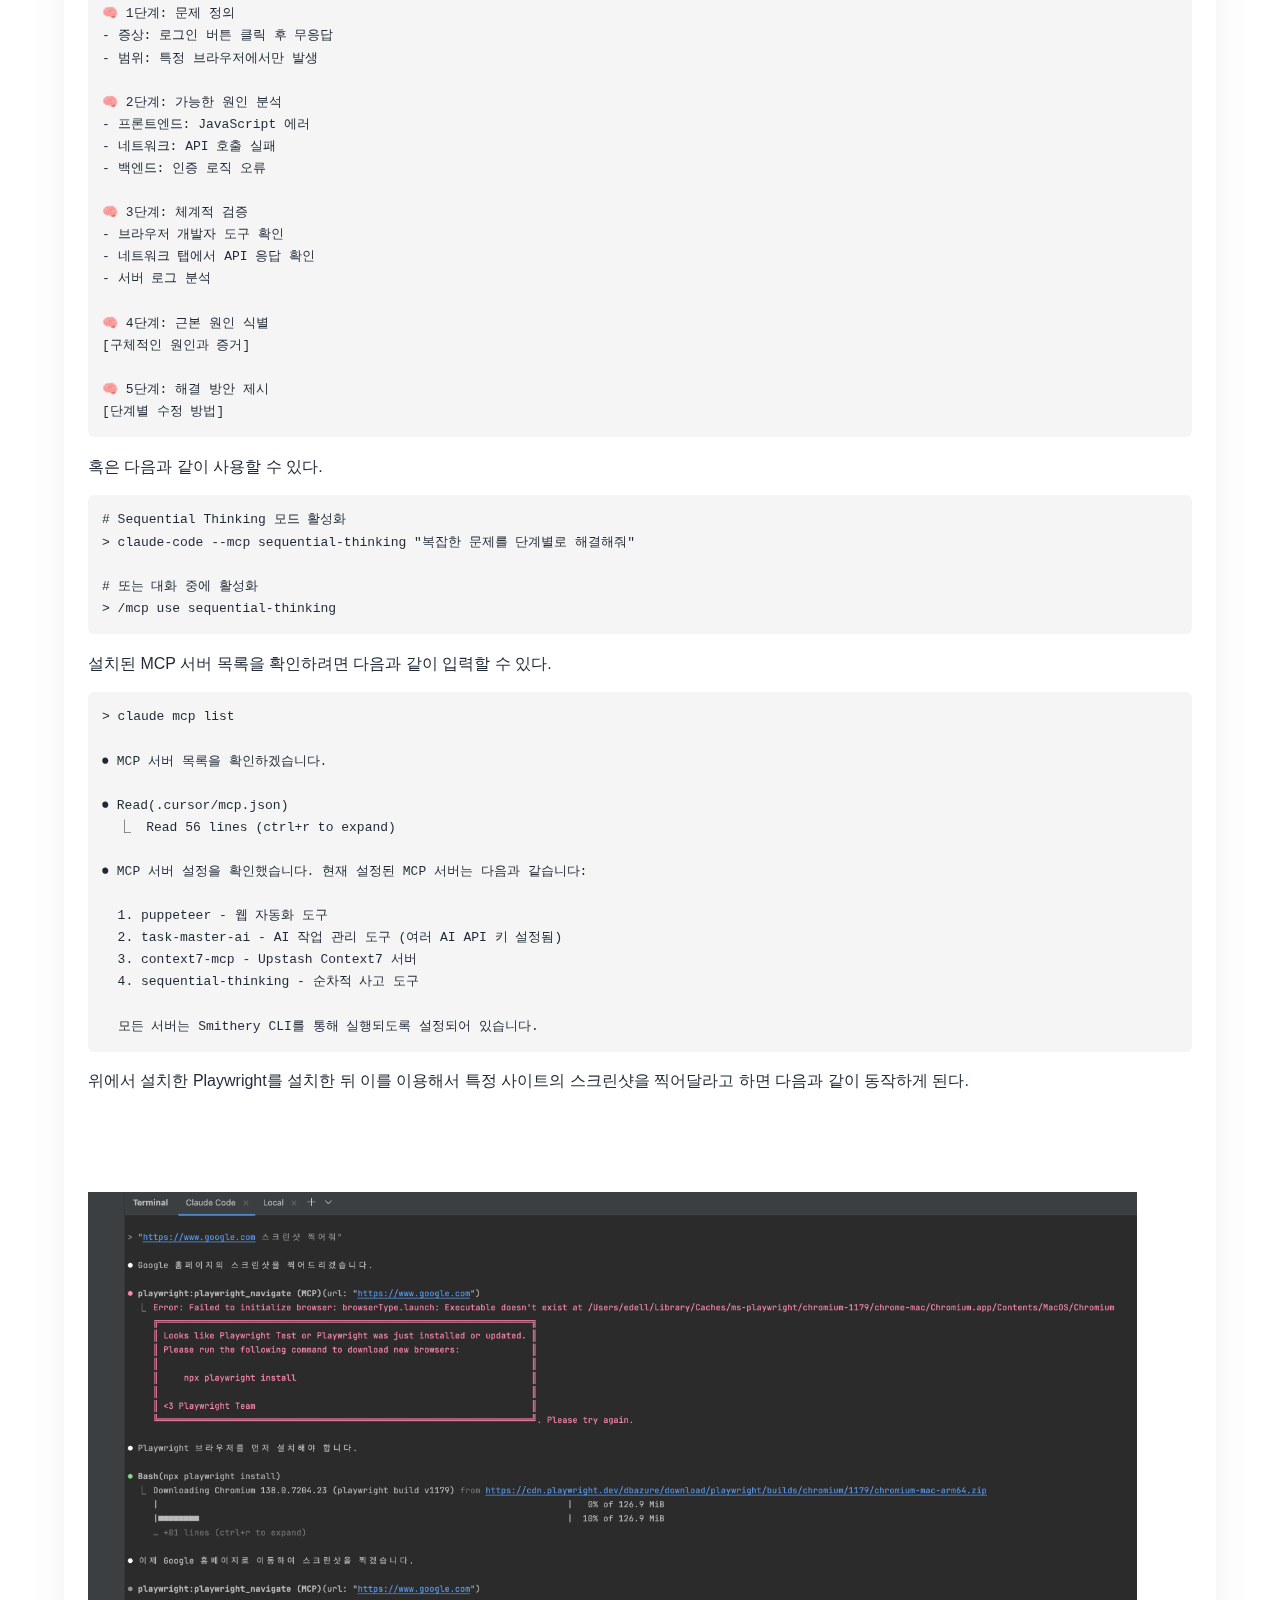
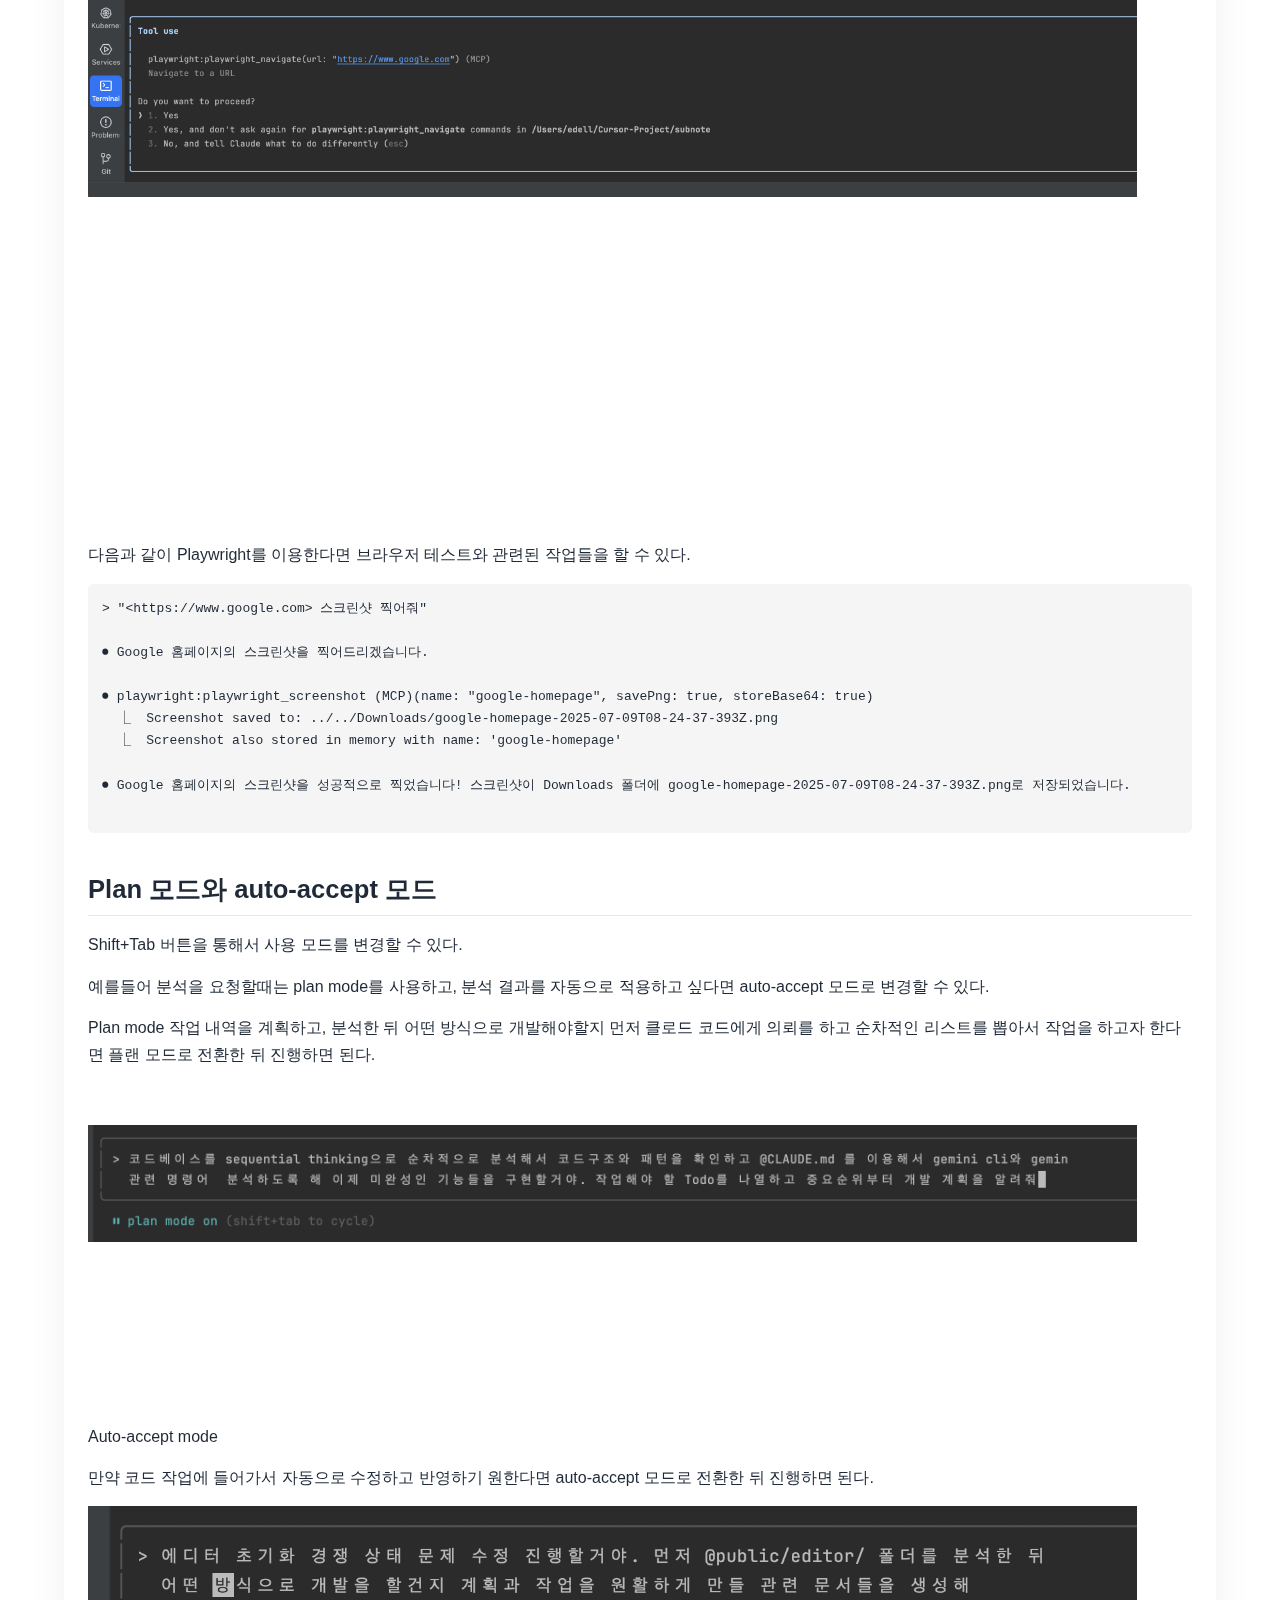
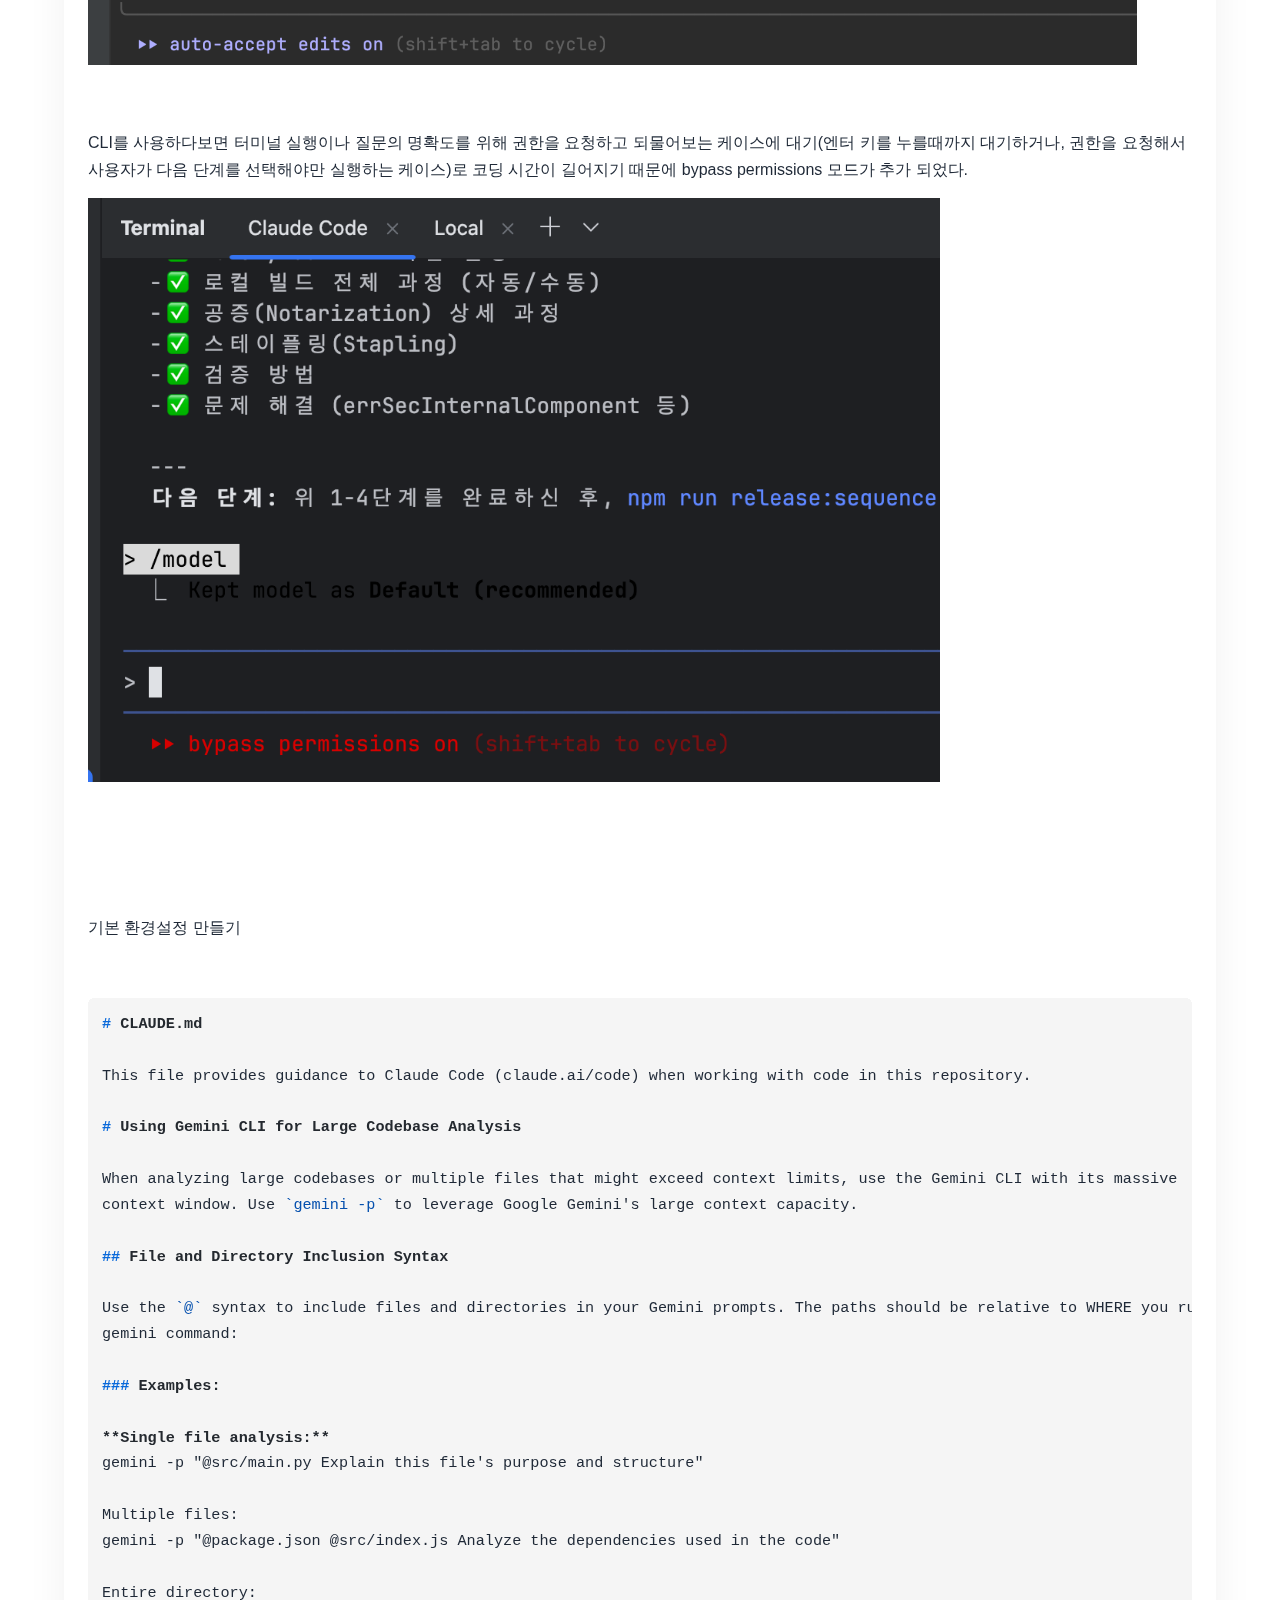
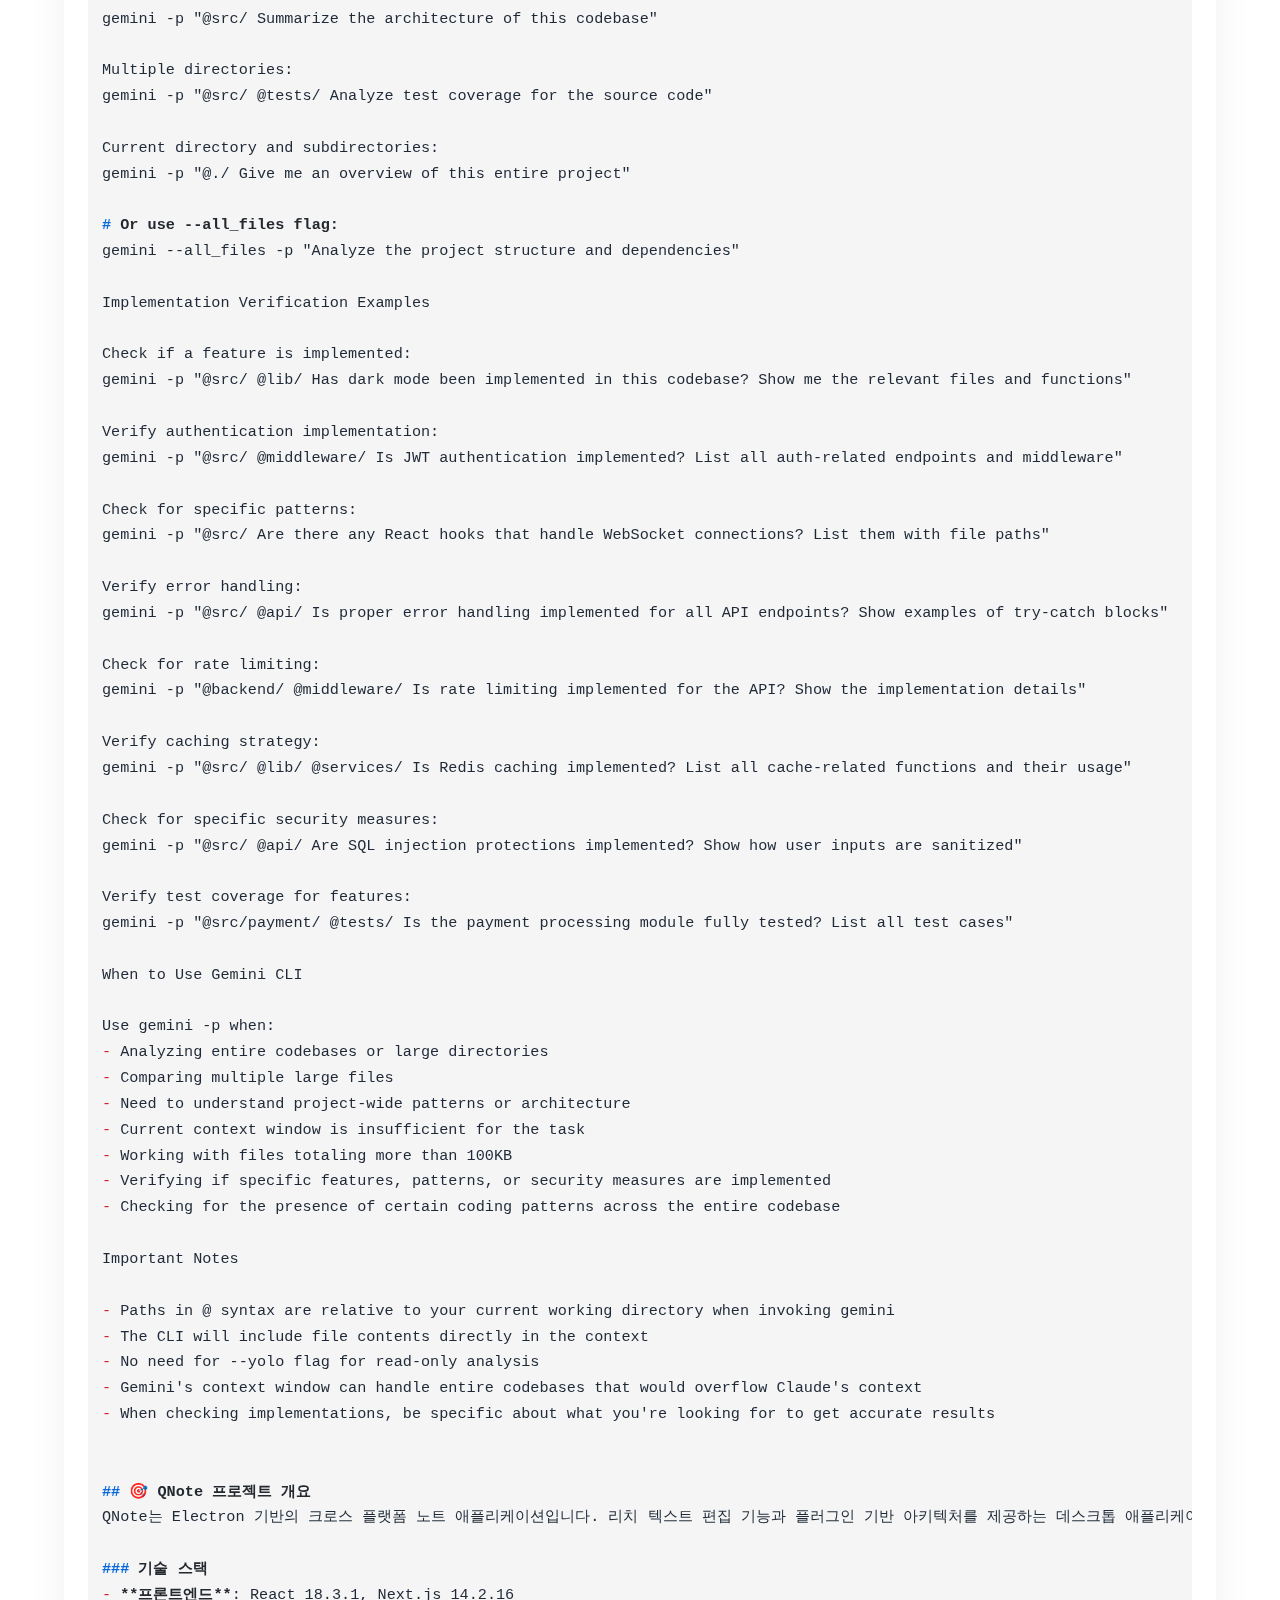
<file: docs/4-2 Claude Code 활용/index.html>
<!DOCTYPE html>
<html lang="ko">
<head>
  <meta charset="UTF-8">
  <meta name="viewport" content="width=device-width, initial-scale=1.0">
  <title>4-2 Claude Code 활용</title>
  <link rel="stylesheet" href="./qnote-export.css">
</head>
<body>
  <div class="container">
<html><head></head><body><h1 id="heading-1761471649565-235">Claude Code&nbsp;</h1><p><br>명령 모드</p><p>일회성 명령의 경우 다음과 같이 입력한다.</p><pre>&gt; claude “이 프로젝트는 TypeScript, NextJS, Electron, HTML, CSS를 이용한 데스크탑 웹 앱이야. DB작업을 위한 API 호출이 있고 DB 연동 정보는 별도의 
파일로 관리할 예정이야. 프로젝트의 기본 라이브러리, 디렉토리, 기본 메시지를 출력하는 첫 페이지를 구성해줘”
</pre><p>대화형 모드의 경우 긴 작업을 위해 여러번의 대화 형태로 이어지는 프로젝트를 할 경우 적합하다.</p><pre>&gt; claude # 대화 모드 시작 

&gt; 이 프로젝트는 TypeScript, NextJS, Electron, HTML, CSS를 이용한 데스크탑 웹 앱이야. 기본적인 프로젝트 구조를 세팅해주고 README.nd 파일을 만들어줘 
</pre><p>대화모드에서는 연속된 형태로 후속 작업들을 입력할 수 있다.</p><pre># Trouble Shooting 
계정 로그인 중에 다음과 같은 에러 메시지를 보게 된다면 개발 툴을 종료하고 다시 시도하면 해결된다.
OAuth error: Port 54545 is already in use. Please ensure no other applications are using this port.

# 명령 화면에서 빠져나오기 
작업에 대한 지시를 한 뒤 빠져나오기 위해서는 Ctrl + C 키를 누르면 된다. 
</pre><p>프롬프트 명령어</p><p>터미널의 input 프롬프트에 / 를 입력하면 사용가능한 명령어리스트가 출력되며 각 설명은 다음과 같다.</p><div class="image-wrapper" id="img-1761208418637" data-selectable="true" style="display: inline-block; position: relative; margin: 0px; max-width: 95%; overflow: hidden; box-sizing: border-box; width: 1102.3px; height: 571.305px;"><img src="file/image/2025/10/23/ac6e32dd-ab2e-4a4e-87e3-09f4da3bc32c_1761208418635.png" style="width: 100%; height: auto; display: block;"></div><p><br></p><table id="22b83171-6d2c-807c-bd10-fb3074c07e04" class="simple-table"><tbody><tr id="22b83171-6d2c-809f-9aea-c5d04257a3b5"><td id="Isb]" class="">/add-dir </td><td id="_gP=" class="">/add-dir [디렉토리_경로]</td><td id="Jt\=" class=""># 현재 디렉토리 추가 <br>/add-dir .  <br><br># 특정 경로 추가 <br>/add-dir /home/user/my-note-app</td></tr><tr id="22b83171-6d2c-803e-aaa7-c01a1d98f29c"><td id="Isb]" class="">/bug</td><td id="_gP=" class="">/bug [버그_설명]</td><td id="Jt\=" class="">/bug 재현 단계: 1) TypeScript 프로젝트 열기 2) /add-dir . 실행 3) "모든 .ts 파일 분석해줘" 요청 4) 에러 발생: "Cannot read property 'length' of undefined"</td></tr><tr id="22b83171-6d2c-80bc-95f5-da0a1977fc1f"><td id="Isb]" class="">/clear</td><td id="_gP=" class=""></td><td id="Jt\=" class="">대화 기록 삭제 (메모리 확보, 새작업) - 컨텍스트 삭제 </td></tr><tr id="22b83171-6d2c-8089-99fe-f05324d7f87b"><td id="Isb]" class="">/compact</td><td id="_gP=" class="">/compact [요약_지시사항]</td><td id="Jt\=" class=""># 대화 기록을 삭제 하되, 중요한 정보를 요약해서 컨텍스트에 보관 <br>/compact 리팩토링 전후 비교와 주요 변경사항만 요약해줘</td></tr><tr id="22b83171-6d2c-8043-8ca6-d1349bc2eba9"><td id="Isb]" class="">/config (theme)</td><td id="_gP=" class=""></td><td id="Jt\=" class=""># 테마, API 설정, 동작 방식 등을 조정<br>/config<br>- Model selection (Claude 3.5 Sonnet, etc.)<br>- Temperature settings<br>- Max tokens<br>- Response format preferences<br><br><em># 동작 설정</em><br>- Auto-save conversations<br>- Code highlighting preferences<br>- File watching settings<br>- Hook configurations</td></tr><tr id="22b83171-6d2c-80eb-94f7-cf2411252728"><td id="Isb]" class="">/cost</td><td id="_gP=" class=""></td><td id="Jt\=" class="">현재 세션에서 사용한 토큰 수, 예상 비용, 세션 시간을 확인</td></tr><tr id="22b83171-6d2c-80d3-8323-e52021f2bd7c"><td id="Isb]" class="">/doctor</td><td id="_gP=" class=""></td><td id="Jt\=" class="">Claude Code 설치가 올바르게 되어있는지, 모든 의존성이 충족되는지 검사</td></tr><tr id="22b83171-6d2c-80be-9506-e482b695cb58"><td id="Isb]" class="">/exit</td><td id="_gP=" class=""></td><td id="Jt\=" class="">종료</td></tr><tr id="22b83171-6d2c-8066-bbf8-d338383c238a"><td id="Isb]" class="">/help</td><td id="_gP=" class=""></td><td id="Jt\=" class="">도움말 </td></tr><tr id="22b83171-6d2c-8070-b79c-c56511fa813c"><td id="Isb]" class="">/hooks</td><td id="_gP=" class=""></td><td id="Jt\=" class=""># 특정 이벤트 발생 시 자동으로 실행될 훅(Hook)을 설정하고 관리<br><br><em># 자동 백업 훅</em><br>/hooks add on_response "./backup-session.sh"<br><br><em># 비용 모니터링 훅  </em><br>/hooks add on_request "echo $(date): Request sent &gt;&gt; usage.log"<br><br><em># 에러 알림 훅</em><br>/hooks add on_error "slack-notify 'Claude Code에서 에러가 발생했습니다'"<br><br><em># 자동 커밋 훅 (주의해서 사용)</em><br>/hooks add on_file_change "git add . &amp;&amp; git commit -m 'Claude Code: $(date)'"<br>통</td></tr><tr id="22d83171-6d2c-80ea-be5d-dc746408f0b0"><td id="Isb]" class="">/resume</td><td id="_gP=" class=""></td><td id="Jt\=" class="">이전 맥락 불러오기 : 세션 종료시 이전 내용을 기억하지 못하기 때문에  resume으로 세션 기록을 조회할 수구 있다. <br>claude --r </td></tr><tr id="22d83171-6d2c-805c-a837-eae4589a63b9"><td id="Isb]" class="">기타 명령어 </td><td id="_gP=" class="">claude  --continue<br>claude -c  </td><td id="Jt\=" class="">이전 작업 내역을 이어서 진행할 수 있다.</td></tr></tbody></table><p><br></p><p><br></p><p>보통 작업을 시작할 때 위의 명령어들을 토대로 루틴한 프로세스를 설정하여 사용할 수 있다.</p><pre># 1. 세션 비용 확인
&gt; /cost

# 2. 중요 내용 요약 보존
&gt; /compact 오늘 완성한 기능과 내일 할 작업을 요약해줘

# 3. 안전 종료
&gt; /exit
</pre><p>작업을 진행하다가 중단할 경우 이전 대화를 다시 시작할 수 있다.</p><p><br></p><p>Claude Code는 이전 대화를 재개하기 위한 두 가지 옵션을 제공</p><ul data-lite-editor-bullet="true" class="bullet-depth-1" data-depth="1" data-bullet-style="disc" style="list-style-type: disc !important; padding-left: 1.5em !important;">
<li>
<p>-continue</p>
<p>가장 최근의 대화를 자동으로 계속하려고 할 경우</p>
</li>
<li>
<p>-resume</p>
<p>이전 작업 내역 불러오기</p>
</li>
</ul><h2><br>명령어 활용</h2><p><br></p><h3>claude "작업 설명"&nbsp;- 일회성 작업 실행</h3><p>특정 작업을 빠르게 처리하고 싶을 때 사용한다.</p><pre># 간단한 파일 생성
claude "package.json에 lodash 의존성을 추가해줘"
# 빠른 코드 생성
claude "Express 서버의 기본 구조를 만들어줘"
# 버그 수정
claude "이 함수에서 null 체크가 없어서 에러가 날 수 있어. 안전하게 수정해줘"

</pre><p>이 방식은 요청을 처리한 후 자동으로 종료된다. 하지만 추가 작업이 필요하다면 인터랙티브 모드로 계속 진행할 수 있다.</p><p>언제 사용하나?</p><ul>
<li>명확하고 간단한 작업일 때</li>
<li>빠른 수정이나 생성이 필요할 때</li>
<li>스크립트나 자동화에서 사용할 때</li>
</ul><h3>claude -p "질문"&nbsp;- 빠른 질의응답</h3><p>코드를 수정하지 않고 질문만 하고 싶을 때 사용한다.</p><pre># 코드 분석
claude -p "이 함수가 어떤 일을 하는지 설명해줘"
# 기술 질문
claude -p "React hooks와 class component의 차이점이 뭐야?"# 에러 해석claude -p "이 에러 메시지가 무슨 의미인지 알려줘: TypeError: Cannot read property 'map' of undefined"

</pre><p>이 모드는 질문에 답변한 후 바로 종료된다. 파일을 수정하지 않고 정보만 얻고 싶을 때 유용하다.</p><p>언제 사용하나?</p><ul>
<li>코드나 에러에 대한 설명이 필요할 때</li>
<li>기술적 조언을 구할 때</li>
<li>빠른 정보 검색이 필요할 때</li>
</ul><h3>claude -c&nbsp;- 최근 대화 이어가기</h3><p>가장 최근의 Claude Code 세션을 이어서 진행할 수 있다.</p><pre># 이전에 작업하던 내용을 계속 진행
claude -c

</pre><p>예를 들어, 어제 React 컴포넌트를 만들다가 중단했다면, 오늘&nbsp;claude -c로 실행해서 어제 대화를 이어갈 수 있습니다.</p><p>언제 사용하나?</p><ul>
<li>이전 작업을 계속 진행할 때</li>
<li>중단되었던 복잡한 개발 작업을 재개할 때</li>
<li>컨텍스트를 유지하면서 작업하고 싶을 때</li>
</ul><h3>claude -r&nbsp;- 이전 대화 재개하기</h3><p>특정 세션을 선택해서 재개할 수 있다.</p><pre># 세션 목록에서 선택
claude -r

</pre><p>실행하면 이전 세션들의 목록이 나타나고, 원하는 세션을 선택할 수 있다.</p><p>언제 사용하나?</p><ul>
<li>여러 프로젝트를 병렬로 진행할 때</li>
<li>특정 시점의 대화로 돌아가고 싶을 때</li>
<li>과거의 작업 내용을 참조하고 싶을 때</li>
</ul><p>대화를 즉시 이어서 하려면 claude --continue 를 통해서 할 수 있고 대화 내역을 조회하여 탐색하고 싶다면 claude --resume를 통해서 해결할 수 있다.</p><p>비대화형 모드에서 최근 대화를 계속하려면 claude --continue --print "테스트 다시 실행" 와 같이 실행할 수 있다.</p><p>정리하면 다음과 같다.</p><table>
<thead>
<tr>
<th>claude</th>
<th>대화형 모드 시작</th>
<th>claude</th>
</tr>
</thead>
<tbody>
<tr>
<td>claude "task"</td>
<td>일회성 작업 실행</td>
<td>claude "빌드 오류 수정"</td>
</tr>
<tr>
<td>claude -p "query"</td>
<td>일회성 쿼리 실행 후 종료</td>
<td>claude -p "이 함수를 설명해주세요"</td>
</tr>
<tr>
<td>claude -c</td>
<td>가장 최근 대화 계속</td>
<td>claude -c</td>
</tr>
<tr>
<td>claude -r</td>
<td>이전 대화 재개</td>
<td>claude -r</td>
</tr>
<tr>
<td>claude commit</td>
<td>Git 커밋 생성</td>
<td>claude commit</td>
</tr>
<tr>
<td>/clear</td>
<td>대화 기록 지우기</td>
<td>&gt; /clear</td>
</tr>
<tr>
<td>/help</td>
<td>사용 가능한 명령어 표시</td>
<td>&gt; /help</td>
</tr>
<tr>
<td>exit&nbsp;또는 Ctrl+C</td>
<td>Claude Code 종료</td>
<td>&gt; exit</td>
</tr>
</tbody>
</table><p>그밖에 CLI 명령어는 https://docs.anthropic.com/en/docs/claude-code/cli-reference 를 참고해보자.</p><p>MCP 연결</p><p>프로젝트 스코프 서버는 프로젝트 루트의 .mcp.json 파일에 저장하여 관리할 수 있다.</p><p>또한 사용자 스코프로 추가할 경우 프로젝트 모든 곳에서 사용가능 하다.</p><pre># 기본 문법 
&gt; claude mcp add &lt;name&gt; &lt;command&gt; [args...]

# 예시 
&gt; claude mcp add my-server -e API_KEY=123 -- /path/to/server arg1 arg2
</pre><p>예를들어 Playwright MCP를 추가하려면 다음과 같이 추가해줄 수 있다.</p><pre># 기본 연결 (현재 프로젝트에서만)
&gt; claude mcp add playwright -- npx @executeautomation/playwright-mcp-server

# 모든 프로젝트에서 사용하려면
&gt; claude mcp add playwright -s user -- npx @executeautomation/playwright-mcp-server
</pre><p><br></p><p><br></p><p><br></p><div class="image-wrapper" id="img-1761208536104" data-selectable="true" style="display: inline-block; position: relative; margin: 0px; max-width: 95%; overflow: hidden; box-sizing: border-box; width: 1437.3px; height: 408.367px;"><img src="file/image/2025/10/23/ff8550d8-baa2-46ce-bcb4-955779d9acaf_1761208536102.png" style="width: 100%; height: auto; display: block;"></div><p><br></p><p><br></p><p><br></p><p>추가하고 나면 다음과 같이 진행할것인지 확인하는 단계에서 1번을 선택한 뒤 엔터를 치면 된다.</p><pre>Do you want to proceed?
│ ❯ 1. Yes
│   2. Yes, and don't ask again for npm install commands in /Users/edell/Cursor-Project/subnote
│   3. No, and tell Claude what to do differently (esc)  
</pre><p>삭제 후 다시 추가하려면 다음과 같다.</p><pre>&gt; claude mcp remove playwright
&gt; claude mcp add playwright -- npx @executeautomation/playwright-mcp-server
</pre><p>또한 .mcp.json을 통해 공통으로 관리하는 형태로 공유할 수 있다.</p><pre>{
  "mcpServers": {
    "puppeteer": {
      "command": "npx",
      "args": [
        "-y",
        "@smithery/cli@latest",
        "run",
        "@smithery-ai/puppeteer",
        "--key",
        "2f534282-f501-4b59-bf31-28d05031e6cc"
      ]
    },
    "context7-mcp": {
      "command": "npx",
      "args": [
        "-y",
        "@smithery/cli@latest",
        "run",
        "@upstash/context7-mcp",
        "--key",
        "2f534282-f501-4b59-bf31-28d05031e6cc"
      ]
    },
    "sequential-thinking": {
      "command": "npx",
      "args": [
        "-y",
        "@smithery/cli@latest",
        "run",
        "sequential-thinking",
        "--key",
        "2f534282-f501-4b59-bf31-28d05031e6cc"
      ]
    }
  }
}
</pre><p>가장 일반적으로 사용가능한 Sequential Thinking을 설치해보자.  터미널에서 직접  시퀀셜 싱킹을 설치해본다. 사용자 계정에 따라 sudo 권한으로 설치해야 할 수도 있다.</p><pre># 글로벌 설치 
npm install -g @modelcontextprotocol/server-sequential-thinking

# 설치 확인
npm list -g @modelcontextprotocol/server-sequential-thinking
</pre><p>Sequential Thinking은 Claude가 복잡한 문제를 단계별로 사고하고 추론할 수 있도록 도와주는 MCP 서버이다.</p><p>또는 설정 파일에서 MCP 설정을 할 수 있다.</p><pre>// .claude-code/config.json 
{
  "mcpServers": {
    "sequential-thinking": {
      "command": "npx",
      "args": ["@modelcontextprotocol/server-sequential-thinking"],
      "autoEnable": true,  // 자동 활성화
      "contexts": ["architecture", "debugging", "refactoring"]
    }
  }
}
</pre><p>프로젝트 폴더 밑에 다음과 같이 작성해서 적용할 수 있다.</p><p>시퀀셜 싱킹 사용 예시</p><pre># 기존  프로젝트에 설정 추가
cd project-app 

mkdir -p .claude-code

# Sequential Thinking 활성화 설정 생성
echo '{
  "mcpServers": {
    "sequential-thinking": {
      "command": "npx",
      "args": ["@modelcontextprotocol/server-sequential-thinking"], 
      "enabled": true
    }
  }
}' &gt; .claude-code/config.json
</pre><pre># 일반적인 요청
"로그인이 안 되는 버그를 찾아줘"

# Sequential Thinking 적용
"로그인 버그를 시퀀셜 싱킹을 이용해서 단계별로 분석해줘"

응답 예시:
🧠 1단계: 문제 정의
- 증상: 로그인 버튼 클릭 후 무응답
- 범위: 특정 브라우저에서만 발생

🧠 2단계: 가능한 원인 분석  
- 프론트엔드: JavaScript 에러
- 네트워크: API 호출 실패
- 백엔드: 인증 로직 오류

🧠 3단계: 체계적 검증
- 브라우저 개발자 도구 확인
- 네트워크 탭에서 API 응답 확인
- 서버 로그 분석

🧠 4단계: 근본 원인 식별
[구체적인 원인과 증거]

🧠 5단계: 해결 방안 제시
[단계별 수정 방법]
</pre><p>혹은 다음과 같이 사용할 수 있다.</p><pre># Sequential Thinking 모드 활성화
&gt; claude-code --mcp sequential-thinking "복잡한 문제를 단계별로 해결해줘"

# 또는 대화 중에 활성화
&gt; /mcp use sequential-thinking
</pre><p>설치된 MCP 서버 목록을 확인하려면 다음과 같이 입력할 수 있다.</p><pre>&gt; claude mcp list

⏺ MCP 서버 목록을 확인하겠습니다.

⏺ Read(.cursor/mcp.json)
  ⎿  Read 56 lines (ctrl+r to expand)

⏺ MCP 서버 설정을 확인했습니다. 현재 설정된 MCP 서버는 다음과 같습니다:

  1. puppeteer - 웹 자동화 도구
  2. task-master-ai - AI 작업 관리 도구 (여러 AI API 키 설정됨)
  3. context7-mcp - Upstash Context7 서버
  4. sequential-thinking - 순차적 사고 도구

  모든 서버는 Smithery CLI를 통해 실행되도록 설정되어 있습니다.
</pre><p>위에서 설치한 Playwright를 설치한 뒤 이를 이용해서 특정 사이트의 스크린샷을 찍어달라고 하면 다음과 같이 동작하게 된다.</p><p><br></p><p><br></p><div class="image-wrapper" id="img-1761208586799" data-selectable="true" style="display: inline-block; position: relative; margin: 0px; max-width: 95%; overflow: hidden; box-sizing: border-box; width: 1433.3px; height: 843.344px;"><img src="file/image/2025/10/23/8d8a8974-ce27-450a-be7d-f30df6b30417_1761208586796.png" style="width: 100%; height: auto; display: block;"></div><p><br></p><p><span style="background-color: var(--bg-color); font-family: -apple-system, BlinkMacSystemFont, &quot;Segoe UI&quot;, Roboto, &quot;Helvetica Neue&quot;, Arial, sans-serif; font-size: calc(16px + var(--font-size-adjustment, 0px));"></span><br></p><p><span style="background-color: var(--bg-color); font-family: -apple-system, BlinkMacSystemFont, &quot;Segoe UI&quot;, Roboto, &quot;Helvetica Neue&quot;, Arial, sans-serif; font-size: calc(16px + var(--font-size-adjustment, 0px));">다음과 같이 Playwright를 이용한다면 브라우저 테스트와 관련된 작업들을 할 수 있다.</span></p><pre>&gt; "&lt;https://www.google.com&gt; 스크린샷 찍어줘"

⏺ Google 홈페이지의 스크린샷을 찍어드리겠습니다.

⏺ playwright:playwright_screenshot (MCP)(name: "google-homepage", savePng: true, storeBase64: true)
  ⎿ &nbsp;Screenshot saved to: ../../Downloads/google-homepage-2025-07-09T08-24-37-393Z.png
  ⎿ &nbsp;Screenshot also stored in memory with name: 'google-homepage'

⏺ Google 홈페이지의 스크린샷을 성공적으로 찍었습니다! 스크린샷이 Downloads 폴더에 google-homepage-2025-07-09T08-24-37-393Z.png로 저장되었습니다.

</pre><h2>Plan 모드와 auto-accept 모드</h2><p>Shift+Tab 버튼을 통해서 사용 모드를 변경할 수 있다.</p><p>예를들어 분석을 요청할때는 plan mode를 사용하고, 분석 결과를 자동으로 적용하고 싶다면  auto-accept 모드로 변경할 수 있다.</p><p>Plan mode
작업 내역을 계획하고, 분석한 뒤 어떤 방식으로 개발해야할지 먼저 클로드 코드에게 의뢰를 하고 순차적인 리스트를 뽑아서 작업을 하고자 한다면 플랜 모드로 전환한 뒤 진행하면 된다.</p><p><br></p><div class="image-wrapper" id="img-1761208613832" data-selectable="true" style="display: inline-block; position: relative; margin: 0px; max-width: 95%; overflow: hidden; box-sizing: border-box; width: 1608.3px; height: 192.453px;"><img src="file/image/2025/10/23/3a79c030-0bb5-4914-9fb9-cb20069a04cf_1761208613828.png" style="width: 100%; height: auto; display: block;"></div><p><br></p><p><br></p><p>Auto-accept mode</p><p>만약 코드 작업에 들어가서 자동으로 수정하고 반영하기 원한다면 auto-accept 모드로 전환한 뒤 진행하면 된다.</p><div class="image-wrapper" id="img-1761208634605" data-selectable="true" style="display: inline-block; position: relative; margin: 0px; max-width: 95%; overflow: hidden; box-sizing: border-box;"><img src="file/image/2025/10/23/0e558819-4ebb-4230-9875-912ab2e3f7ed_1761208634603.png" style="width: 100%; height: auto; display: block;"></div><p><br></p><p>CLI를 사용하다보면 터미널 실행이나 질문의 명확도를 위해 권한을 요청하고 되물어보는 케이스에 대기(엔터 키를 누를때까지 대기하거나, 권한을 요청해서 사용자가 다음 단계를 선택해야만 실행하는 케이스)로 코딩 시간이 길어지기 때문에 bypass permissions 모드가 추가 되었다.&nbsp; &nbsp;</p><div class="image-wrapper" id="img-1761471824216" data-selectable="true" style="display: inline-block; position: relative; margin: 0px; max-width: 95%; overflow: hidden; box-sizing: border-box; width: 852px; height: 609.99px;"><img src="file/image/2025/10/26/dbdac8ce-3054-4cb6-bc5a-dfea383426f6_1761471824212.png" style="width: 100%; height: auto; display: block;"></div><p><br></p><p><br></p><p>기본 환경설정 만들기</p><p></p><p><br></p><div><pre><code class="language-markdown"><span class="token md-tag" style="color: #0969da; font-weight: bold;"># </span><span class="token md-keyword" style="color: #24292f; font-weight: bold;">CLAUDE.md</span>

This file provides guidance to Claude Code (claude.ai/code) when working with code in this repository.

<span class="token md-tag" style="color: #0969da; font-weight: bold;"># </span><span class="token md-keyword" style="color: #24292f; font-weight: bold;">Using Gemini CLI for Large Codebase Analysis</span>

When analyzing large codebases or multiple files that might exceed context limits, use the Gemini CLI with its massive
context window. Use <span class="token md-string" style="color: #0550ae">`gemini -p`</span> to leverage Google Gemini's large context capacity.

<span class="token md-tag" style="color: #0969da; font-weight: bold;">## </span><span class="token md-keyword" style="color: #24292f; font-weight: bold;">File and Directory Inclusion Syntax</span>

Use the <span class="token md-string" style="color: #0550ae">`@`</span> syntax to include files and directories in your Gemini prompts. The paths should be relative to WHERE you run the
gemini command:

<span class="token md-tag" style="color: #0969da; font-weight: bold;">### </span><span class="token md-keyword" style="color: #24292f; font-weight: bold;">Examples:</span>

<span class="token md-keyword" style="color: #24292f; font-weight: bold;">**Single file analysis:**</span>
gemini -p "@src/main.py Explain this file's purpose and structure"

Multiple files:
gemini -p "@package.json @src/index.js Analyze the dependencies used in the code"

Entire directory:
gemini -p "@src/ Summarize the architecture of this codebase"

Multiple directories:
gemini -p "@src/ @tests/ Analyze test coverage for the source code"

Current directory and subdirectories:
gemini -p "@./ Give me an overview of this entire project"

<span class="token md-tag" style="color: #0969da; font-weight: bold;"># </span><span class="token md-keyword" style="color: #24292f; font-weight: bold;">Or use --all_files flag:</span>
gemini --all_files -p "Analyze the project structure and dependencies"

Implementation Verification Examples

Check if a feature is implemented:
gemini -p "@src/ @lib/ Has dark mode been implemented in this codebase? Show me the relevant files and functions"

Verify authentication implementation:
gemini -p "@src/ @middleware/ Is JWT authentication implemented? List all auth-related endpoints and middleware"

Check for specific patterns:
gemini -p "@src/ Are there any React hooks that handle WebSocket connections? List them with file paths"

Verify error handling:
gemini -p "@src/ @api/ Is proper error handling implemented for all API endpoints? Show examples of try-catch blocks"

Check for rate limiting:
gemini -p "@backend/ @middleware/ Is rate limiting implemented for the API? Show the implementation details"

Verify caching strategy:
gemini -p "@src/ @lib/ @services/ Is Redis caching implemented? List all cache-related functions and their usage"

Check for specific security measures:
gemini -p "@src/ @api/ Are SQL injection protections implemented? Show how user inputs are sanitized"

Verify test coverage for features:
gemini -p "@src/payment/ @tests/ Is the payment processing module fully tested? List all test cases"

When to Use Gemini CLI

Use gemini -p when:
<span class="token md-operator" style="color: #cf222e">- </span>Analyzing entire codebases or large directories
<span class="token md-operator" style="color: #cf222e">- </span>Comparing multiple large files
<span class="token md-operator" style="color: #cf222e">- </span>Need to understand project-wide patterns or architecture
<span class="token md-operator" style="color: #cf222e">- </span>Current context window is insufficient for the task
<span class="token md-operator" style="color: #cf222e">- </span>Working with files totaling more than 100KB
<span class="token md-operator" style="color: #cf222e">- </span>Verifying if specific features, patterns, or security measures are implemented
<span class="token md-operator" style="color: #cf222e">- </span>Checking for the presence of certain coding patterns across the entire codebase

Important Notes

<span class="token md-operator" style="color: #cf222e">- </span>Paths in @ syntax are relative to your current working directory when invoking gemini
<span class="token md-operator" style="color: #cf222e">- </span>The CLI will include file contents directly in the context
<span class="token md-operator" style="color: #cf222e">- </span>No need for --yolo flag for read-only analysis
<span class="token md-operator" style="color: #cf222e">- </span>Gemini's context window can handle entire codebases that would overflow Claude's context
<span class="token md-operator" style="color: #cf222e">- </span>When checking implementations, be specific about what you're looking for to get accurate results


<span class="token md-tag" style="color: #0969da; font-weight: bold;">## </span><span class="token md-keyword" style="color: #24292f; font-weight: bold;">🎯 QNote 프로젝트 개요</span>
QNote는 Electron 기반의 크로스 플랫폼 노트 애플리케이션입니다. 리치 텍스트 편집 기능과 플러그인 기반 아키텍처를 제공하는 데스크톱 애플리케이션입니다.

<span class="token md-tag" style="color: #0969da; font-weight: bold;">### </span><span class="token md-keyword" style="color: #24292f; font-weight: bold;">기술 스택</span>
<span class="token md-operator" style="color: #cf222e">- </span><span class="token md-keyword" style="color: #24292f; font-weight: bold;">**프론트엔드**</span>: React 18.3.1, Next.js 14.2.16
<span class="token md-operator" style="color: #cf222e">- </span><span class="token md-keyword" style="color: #24292f; font-weight: bold;">**백엔드**</span>: Electron 33.4.11
<span class="token md-operator" style="color: #cf222e">- </span><span class="token md-keyword" style="color: #24292f; font-weight: bold;">**데이터베이스**</span>: better-sqlite3 11.10.0
<span class="token md-operator" style="color: #cf222e">- </span><span class="token md-keyword" style="color: #24292f; font-weight: bold;">**언어**</span>: TypeScript 5.7.2
<span class="token md-operator" style="color: #cf222e">- </span><span class="token md-keyword" style="color: #24292f; font-weight: bold;">**스타일**</span>: CSS Modules, BEM 방법론

<span class="token md-tag" style="color: #0969da; font-weight: bold;">## </span><span class="token md-keyword" style="color: #24292f; font-weight: bold;">🚀 개발 명령어</span>

<span class="token md-tag" style="color: #0969da; font-weight: bold;">### </span><span class="token md-keyword" style="color: #24292f; font-weight: bold;">필수 개발 명령어</span>
<span class="token md-string" style="color: #0550ae">```bash
# 의존성 설치 (반드시 Node.js 22.15.0 사용)
npm install

# 개발 모드 실행 (Next.js 포트 13333 + Electron)
npm run dev

# 웹 브라우저에서만 테스트
npm run dev:next  # http://localhost:13333

# 프로덕션 빌드
npm run build

# 타입 체크
npm run type-check

# 린트 검사  
npm run lint

# 데이터베이스 초기화
npm run setup-db

# 데이터베이스 리셋
npm run reset-db
```</span>

<span class="token md-tag" style="color: #0969da; font-weight: bold;">### </span><span class="token md-keyword" style="color: #24292f; font-weight: bold;">테스트 명령어</span>
<span class="token md-string" style="color: #0550ae">```bash
# 단일 컴포넌트 테스트 (예시)
node test/components/<span class="string-placeholder">[component-name]</span>.test.js

# 플러그인 테스트
node test/plugins/<span class="string-placeholder">[plugin-name]</span>.test.js
```</span>

<span class="token md-tag" style="color: #0969da; font-weight: bold;">## </span><span class="token md-keyword" style="color: #24292f; font-weight: bold;">🏗️ 코드 아키텍처</span>

<span class="token md-tag" style="color: #0969da; font-weight: bold;">### </span><span class="token md-keyword" style="color: #24292f; font-weight: bold;">계층 구조 (Clean Architecture)</span>
<span class="token md-string" style="color: #0550ae">```
Presentation Layer (React Components)
    ↓
Domain Layer (Services, Business Logic)  
    ↓
Data Layer (Repositories, SQLite)
```</span>

<span class="token md-tag" style="color: #0969da; font-weight: bold;">### </span><span class="token md-keyword" style="color: #24292f; font-weight: bold;">Electron 프로세스 분리</span>
<span class="token md-operator" style="color: #cf222e">- </span><span class="token md-keyword" style="color: #24292f; font-weight: bold;">**메인 프로세스**</span> (<span class="token md-string" style="color: #0550ae">`src/main/`</span>): 애플리케이션 생명주기, 데이터베이스, IPC 핸들러
<span class="token md-operator" style="color: #cf222e">- </span><span class="token md-keyword" style="color: #24292f; font-weight: bold;">**렌더러 프로세스**</span> (<span class="token md-string" style="color: #0550ae">`src/renderer/`</span>): React UI, 사용자 상호작용
<span class="token md-operator" style="color: #cf222e">- </span><span class="token md-keyword" style="color: #24292f; font-weight: bold;">**IPC 통신**</span>: 타입 안전한 프로세스 간 통신 (<span class="token md-string" style="color: #0550ae">`src/shared/types/ipc.ts`</span>)

<span class="token md-tag" style="color: #0969da; font-weight: bold;">### </span><span class="token md-keyword" style="color: #24292f; font-weight: bold;">주요 디렉토리 구조</span>
<span class="token md-string" style="color: #0550ae">```
src/
├── main/                 # Electron 메인 프로세스
│   ├── controllers/      # IPC 핸들러 컨트롤러
│   ├── services/         # 비즈니스 로직
│   ├── repositories/     # 데이터 접근 계층
│   └── database/         # SQLite 관리
├── renderer/             # React 렌더러 프로세스
│   └── components/       # UI 컴포넌트
└── shared/               # 공유 코드
    └── types/            # 타입 정의


styles/
├── common/               # 테마 무관 구조 스타일
└── themes/               # 테마별 색상 스타일
    ├── light/
    └── dark/
```</span>

<span class="token md-tag" style="color: #0969da; font-weight: bold;">### </span><span class="token md-keyword" style="color: #24292f; font-weight: bold;">에디터 플러그인 시스템</span>
<span class="token md-operator" style="color: #cf222e">- </span><span class="token md-keyword" style="color: #24292f; font-weight: bold;">**주요 플러그인**</span>: table, image, link, format, list 등을 독립적인 TS로 만들고 각각의 독립 플러그인을 툴바에 추가, 삭제함으로서 기존 기능에 영향을 전혀 미칠수 없게 한다.


<span class="token md-tag" style="color: #0969da; font-weight: bold;">## </span><span class="token md-keyword" style="color: #24292f; font-weight: bold;">📝 코딩 규칙</span>
<span class="token md-operator" style="color: #cf222e">- </span>표준 TS 및 Next.js 폴더 구조를 따른다.
<span class="token md-operator" style="color: #cf222e">- </span>OOP 및 기능단위 컴포넌트 베이스로 개발 
<span class="token md-operator" style="color: #cf222e">- </span>SOLID 원칙 및 Clean Architecture 적용
<span class="token md-operator" style="color: #cf222e">- </span>DRY 원칙 - 중복 코드 제거 및 공통 함수화

<span class="token md-tag" style="color: #0969da; font-weight: bold;">### </span><span class="token md-keyword" style="color: #24292f; font-weight: bold;">🔔 모달 사용 규칙 (중요)</span>
<span class="token md-operator" style="color: #cf222e">- </span><span class="token md-keyword" style="color: #24292f; font-weight: bold;">**절대 window.alert(), window.confirm() 사용 금지**</span>
<span class="token md-operator" style="color: #cf222e">- </span><span class="token md-keyword" style="color: #24292f; font-weight: bold;">**절대 window.electronAPI.dialog.showAlert() 사용 금지**</span>
<span class="token md-operator" style="color: #cf222e">- </span><span class="token md-keyword" style="color: #24292f; font-weight: bold;">**반드시 useModal() 훅 사용**</span>
<span class="token md-string" style="color: #0550ae">```javascript
// ✅ 올바른 사용
import <span class="string-placeholder">{ useModal }</span> from '../../contexts/ModalContext';
const modal = useModal();
await modal.alert('메시지', <span class="string-placeholder">{ title: '제목', theme }</span>);

// ❌ 절대 사용 금지
window.alert('메시지');
window.electronAPI.dialog.showAlert('메시지');
```</span>

<span class="token md-tag" style="color: #0969da; font-weight: bold;">### </span><span class="token md-keyword" style="color: #24292f; font-weight: bold;">한국어 우선</span>
<span class="token md-operator" style="color: #cf222e">- </span>모든 설명과 주석은 한국어로 작성
<span class="token md-operator" style="color: #cf222e">- </span>Git 커밋 메시지 한국어 가능
<span class="token md-operator" style="color: #cf222e">- </span>기술 용어나 라이브러리명은 영어 유지

<span class="token md-tag" style="color: #0969da; font-weight: bold;">### </span><span class="token md-keyword" style="color: #24292f; font-weight: bold;">TypeScript 엄격 모드</span>
<span class="token md-operator" style="color: #cf222e">- </span>모든 함수와 변수에 타입 명시
<span class="token md-operator" style="color: #cf222e">- </span>any 타입 사용 금지
<span class="token md-operator" style="color: #cf222e">- </span>엄격한 null 체크

<span class="token md-tag" style="color: #0969da; font-weight: bold;">### </span><span class="token md-keyword" style="color: #24292f; font-weight: bold;">파일 수정 원칙  </span>
<span class="token md-operator" style="color: #cf222e">- </span>새 파일 생성보다 기존 파일 수정 우선
<span class="token md-operator" style="color: #cf222e">- </span>20줄 이하 수정 시 변경 부분만 표시
<span class="token md-operator" style="color: #cf222e">- </span>수정 전 반드시 파일 읽기로 현재 상태 확인


<span class="token md-tag" style="color: #0969da; font-weight: bold;">## </span><span class="token md-keyword" style="color: #24292f; font-weight: bold;">🚨 절대 금지 사항 (CRITICAL - 반드시 준수)</span>

<span class="token md-tag" style="color: #0969da; font-weight: bold;">### </span><span class="token md-keyword" style="color: #24292f; font-weight: bold;">🔴 데이터베이스 관련 절대 금지 사항</span>
<span class="token md-string" style="color: #0550ae">```bash
# 데이터베이스 파괴적 명령어 - 절대 사용 금지 (사용자 명시적 요청 없이)
npm run reset-db           # ❌ 절대 금지 - 모든 데이터 삭제
npm run setup-db           # ⚠️ 사용자 허가 필요
node scripts/reset-database.js  # ❌ 절대 금지

# SQL 파괴적 명령어 - 절대 금지
DROP TABLE                 # ❌ 절대 금지
DROP DATABASE             # ❌ 절대 금지  
DELETE FROM               # ⚠️ WHERE 절 없이 사용 금지
TRUNCATE                  # ❌ 절대 금지
ALTER TABLE DROP          # ⚠️ 사용자 허가 필요
```</span>

<span class="token md-tag" style="color: #0969da; font-weight: bold;">### </span><span class="token md-keyword" style="color: #24292f; font-weight: bold;">🔴 데이터베이스 작업 필수 규칙</span>
<span class="token md-operator" style="color: #cf222e">1. </span><span class="token md-keyword" style="color: #24292f; font-weight: bold;">**데이터 삭제/리셋 전 반드시 사용자에게 명시적 허가 요청**</span>
<span class="token md-operator" style="color: #cf222e">2. </span><span class="token md-keyword" style="color: #24292f; font-weight: bold;">**백업 없이 데이터 삭제 절대 금지**</span>
<span class="token md-operator" style="color: #cf222e">3. </span><span class="token md-keyword" style="color: #24292f; font-weight: bold;">**테스트 데이터가 있는 상태에서 리셋 금지**</span>
<span class="token md-operator" style="color: #cf222e">4. </span><span class="token md-keyword" style="color: #24292f; font-weight: bold;">**SQL 수정으로 해결 가능한 문제는 데이터베이스 리셋 금지**</span>
<span class="token md-operator" style="color: #cf222e">5. </span><span class="token md-keyword" style="color: #24292f; font-weight: bold;">**프로덕션 데이터베이스는 어떤 경우에도 자동 수정 금지**</span>

<span class="token md-tag" style="color: #0969da; font-weight: bold;">### </span><span class="token md-keyword" style="color: #24292f; font-weight: bold;">🔴 Git 위험 명령어 - 절대 사용 금지</span>
<span class="token md-string" style="color: #0550ae">```bash
git push --force
git reset --hard
git commit --no-verify
```</span>

<span class="token md-tag" style="color: #0969da; font-weight: bold;">### </span><span class="token md-keyword" style="color: #24292f; font-weight: bold;">🔴 npm 위험 명령어</span>
<span class="token md-string" style="color: #0550ae">```bash
npm audit fix --force
```</span>

<span class="token md-tag" style="color: #0969da; font-weight: bold;">### </span><span class="token md-keyword" style="color: #24292f; font-weight: bold;">라이브러리 버전 고정 (변경 금지)</span>
<span class="token md-string" style="color: #0550ae">```json
<span class="string-placeholder">{
  "react": "^18.3.1",
  "next": "^14.2.16",
  "electron": "33.4.11",
  "better-sqlite3": "11.10.0",
  "typescript": "^5.7.2"
}</span>
```</span>
<span class="token md-tag" style="color: #0969da; font-weight: bold;">### </span><span class="token md-keyword" style="color: #24292f; font-weight: bold;">기본 기술 스택 이외의 라이브러리, 프레임워크, 언어 도입은 지양</span>
<span class="token md-operator" style="color: #cf222e">- </span>어쩔수 없이 해야 할 경우 해야 하는 이유와 검토 의견을 낸 뒤 명시적으로 허가 요청할것

<span class="token md-tag" style="color: #0969da; font-weight: bold;">### </span><span class="token md-keyword" style="color: #24292f; font-weight: bold;">보안 규칙</span>
<span class="token md-operator" style="color: #cf222e">- </span>eval() 사용 금지
<span class="token md-operator" style="color: #cf222e">- </span>innerHTML 직접 사용 금지 (DOMPurify 사용)
<span class="token md-operator" style="color: #cf222e">- </span>사용자 입력 반드시 검증
<span class="token md-operator" style="color: #cf222e">- </span>API 키나 시크릿 절대 커밋 금지

<span class="token md-tag" style="color: #0969da; font-weight: bold;">## </span><span class="token md-keyword" style="color: #24292f; font-weight: bold;">🔄 개발 워크플로우</span>

<span class="token md-tag" style="color: #0969da; font-weight: bold;">### </span><span class="token md-keyword" style="color: #24292f; font-weight: bold;">기능 개발 프로세스</span>
<span class="token md-operator" style="color: #cf222e">1. </span>요구사항 분석
<span class="token md-operator" style="color: #cf222e">2. </span>기존 코드 검토 (유사 기능 찾기)
<span class="token md-operator" style="color: #cf222e">3. </span>타입 정의 작성
<span class="token md-operator" style="color: #cf222e">4. </span>기능 구현
<span class="token md-operator" style="color: #cf222e">5. </span>타입 체크 실행 (<span class="token md-string" style="color: #0550ae">`npm run type-check`</span>)
<span class="token md-operator" style="color: #cf222e">6. </span>린트 검사 (<span class="token md-string" style="color: #0550ae">`npm run lint`</span>)
<span class="token md-operator" style="color: #cf222e">7. </span>테스트 실행
<span class="token md-operator" style="color: #cf222e">8. </span>문서 업데이트

<span class="token md-tag" style="color: #0969da; font-weight: bold;">### </span><span class="token md-keyword" style="color: #24292f; font-weight: bold;">Git 커밋 컨벤션</span>
<span class="token md-string" style="color: #0550ae">```
<span class="string-placeholder">[feat]</span> : 새로운 기능 추가
<span class="string-placeholder">[fix]</span> : 버그 수정
<span class="string-placeholder">[debug]</span> : 디버깅 관련
<span class="string-placeholder">[refactor]</span> : 코드 리팩토링
<span class="string-placeholder">[docs]</span> : 문서 변경
<span class="string-placeholder">[style]</span> : 코드 포맷팅
<span class="string-placeholder">[test]</span> : 테스트 코드
<span class="string-placeholder">[chore]</span> : 빌드 설정 변경
```</span>

<span class="token md-tag" style="color: #0969da; font-weight: bold;">### </span><span class="token md-keyword" style="color: #24292f; font-weight: bold;">브랜치 전략</span>
<span class="token md-operator" style="color: #cf222e">- </span><span class="token md-string" style="color: #0550ae">`main`</span>: 안정 버전
<span class="token md-operator" style="color: #cf222e">- </span><span class="token md-string" style="color: #0550ae">`feature/날짜`</span>: 기능 개발 (예: feature/20250803)
<span class="token md-operator" style="color: #cf222e">- </span><span class="token md-string" style="color: #0550ae">`hotfix/이슈명`</span>: 긴급 버그 수정

<span class="token md-tag" style="color: #0969da; font-weight: bold;">## </span><span class="token md-keyword" style="color: #24292f; font-weight: bold;">🐛 디버깅</span>

<span class="token md-tag" style="color: #0969da; font-weight: bold;">### </span><span class="token md-keyword" style="color: #24292f; font-weight: bold;">Electron 개발자 도구</span>
<span class="token md-operator" style="color: #cf222e">- </span>앱 실행 후 <span class="token md-string" style="color: #0550ae">`Cmd+Option+I`</span> (macOS)
<span class="token md-operator" style="color: #cf222e">- </span>메인 프로세스 로그: <span class="token md-string" style="color: #0550ae">`electron-log`</span> 사용
<span class="token md-operator" style="color: #cf222e">- </span>렌더러 프로세스: 브라우저 개발자 도구

<span class="token md-tag" style="color: #0969da; font-weight: bold;">### </span><span class="token md-keyword" style="color: #24292f; font-weight: bold;">디버그 유틸</span>


<span class="token md-tag" style="color: #0969da; font-weight: bold;">## </span><span class="token md-keyword" style="color: #24292f; font-weight: bold;">📊 데이터 모델</span>

<span class="token md-tag" style="color: #0969da; font-weight: bold;">### </span><span class="token md-keyword" style="color: #24292f; font-weight: bold;">주요 엔티티</span>
<span class="token md-operator" style="color: #cf222e">- </span><span class="token md-keyword" style="color: #24292f; font-weight: bold;">**Document**</span>: 노트 문서
<span class="token md-operator" style="color: #cf222e">- </span><span class="token md-keyword" style="color: #24292f; font-weight: bold;">**Folder**</span>: 폴더 구조  
<span class="token md-operator" style="color: #cf222e">- </span><span class="token md-keyword" style="color: #24292f; font-weight: bold;">**Tag**</span>: 태그 시스템
<span class="token md-operator" style="color: #cf222e">- </span><span class="token md-keyword" style="color: #24292f; font-weight: bold;">**Attachment**</span>: 첨부파일
<span class="token md-operator" style="color: #cf222e">- </span><span class="token md-keyword" style="color: #24292f; font-weight: bold;">**Category**</span>: 카테고리 분류

<span class="token md-tag" style="color: #0969da; font-weight: bold;">### </span><span class="token md-keyword" style="color: #24292f; font-weight: bold;">SQLite 스키마</span>
<span class="token md-operator" style="color: #cf222e">- </span>위치: <span class="token md-string" style="color: #0550ae">`src/main/database/`</span>
<span class="token md-operator" style="color: #cf222e">- </span>마이그레이션: <span class="token md-string" style="color: #0550ae">`src/main/database/migrations/`</span>

<span class="token md-tag" style="color: #0969da; font-weight: bold;">## </span><span class="token md-keyword" style="color: #24292f; font-weight: bold;">🎨 스타일 가이드</span>

<span class="token md-tag" style="color: #0969da; font-weight: bold;">### </span><span class="token md-keyword" style="color: #24292f; font-weight: bold;">CSS 구조</span>
<span class="token md-operator" style="color: #cf222e">- </span>BEM 방법론 사용
<span class="token md-operator" style="color: #cf222e">- </span>테마 시스템: light/dark 테마 지원
<span class="token md-operator" style="color: #cf222e">- </span>구조(common)와 색상(themes) 분리

<span class="token md-tag" style="color: #0969da; font-weight: bold;">### </span><span class="token md-keyword" style="color: #24292f; font-weight: bold;">테마 전환</span>
<span class="token md-operator" style="color: #cf222e">- </span>localStorage에 사용자 설정 저장
<span class="token md-operator" style="color: #cf222e">- </span>헤더의 테마 버튼으로 실시간 전환

<span class="token md-tag" style="color: #0969da; font-weight: bold;">## </span><span class="token md-keyword" style="color: #24292f; font-weight: bold;">📋 AI Assistant 핵심 규칙</span>

<span class="token md-tag" style="color: #0969da; font-weight: bold;">### </span><span class="token md-keyword" style="color: #24292f; font-weight: bold;">🚨🚨🚨 최우선 규칙 - 데이터베이스 보호 🚨🚨🚨</span>
<span class="token md-keyword" style="color: #24292f; font-weight: bold;">**절대 금지 (NEVER DO WITHOUT EXPLICIT USER PERMISSION):**</span>
<span class="token md-operator" style="color: #cf222e">- </span><span class="token md-string" style="color: #0550ae">`npm run reset-db`</span> 실행 금지
<span class="token md-operator" style="color: #cf222e">- </span><span class="token md-string" style="color: #0550ae">`DROP TABLE`</span>, <span class="token md-string" style="color: #0550ae">`DROP DATABASE`</span> 실행 금지
<span class="token md-operator" style="color: #cf222e">- </span><span class="token md-string" style="color: #0550ae">`DELETE FROM`</span> (WHERE 절 없이) 실행 금지
<span class="token md-operator" style="color: #cf222e">- </span>데이터베이스 파일 직접 삭제 금지
<span class="token md-operator" style="color: #cf222e">- </span>테스트 데이터가 있는 상태에서 리셋 금지

<span class="token md-keyword" style="color: #24292f; font-weight: bold;">**데이터베이스 문제 발생 시:**</span>
<span class="token md-operator" style="color: #cf222e">1. </span>먼저 코드 수정으로 해결 시도
<span class="token md-operator" style="color: #cf222e">2. </span>데이터베이스 구조 변경이 필요하면 사용자에게 상황 설명
<span class="token md-operator" style="color: #cf222e">3. </span>데이터 손실 가능성이 있는 작업은 반드시 사용자 허가 요청
<span class="token md-operator" style="color: #cf222e">4. </span>"데이터베이스를 리셋하시겠습니까? 모든 데이터가 삭제됩니다" 명시적 확인

<span class="token md-tag" style="color: #0969da; font-weight: bold;">### </span><span class="token md-keyword" style="color: #24292f; font-weight: bold;">🔄 기능 변경 시 필수 체크리스트</span>
<span class="token md-keyword" style="color: #24292f; font-weight: bold;">**기존 기능 보존 원칙:**</span>
<span class="token md-operator" style="color: #cf222e">1. </span><span class="token md-keyword" style="color: #24292f; font-weight: bold;">**변경 전 현재 상태 확인**</span>
<span class="token md-operator" style="color: #cf222e">   - </span>해당 컴포넌트의 현재 기능 목록 작성
<span class="token md-operator" style="color: #cf222e">   - </span>관련 UI 요소들의 표시 상태 확인
<span class="token md-operator" style="color: #cf222e">   - </span>CSS 충돌 가능성 체크

<span class="token md-operator" style="color: #cf222e">2. </span><span class="token md-keyword" style="color: #24292f; font-weight: bold;">**영향 범위 분석**</span>
<span class="token md-operator" style="color: #cf222e">   - </span>변경할 컴포넌트를 사용하는 다른 컴포넌트 확인
<span class="token md-operator" style="color: #cf222e">   - </span>CSS 클래스 중복 정의 확인 (common, themes, modules)
<span class="token md-operator" style="color: #cf222e">   - </span>조건부 렌더링 로직 검토

<span class="token md-operator" style="color: #cf222e">3. </span><span class="token md-keyword" style="color: #24292f; font-weight: bold;">**변경 후 검증**</span>
<span class="token md-operator" style="color: #cf222e">   - </span>기존 기능들이 모두 정상 작동하는지 확인
<span class="token md-operator" style="color: #cf222e">   - </span>특히 UI 요소 표시 여부 확인 (버튼, 메뉴 등)
<span class="token md-operator" style="color: #cf222e">   - </span>collapsed/expanded 등 다양한 상태에서 테스트

<span class="token md-operator" style="color: #cf222e">4. </span><span class="token md-keyword" style="color: #24292f; font-weight: bold;">**문제 발생 시 즉시 롤백**</span>
<span class="token md-operator" style="color: #cf222e">   - </span>기존 기능이 사라지거나 동작하지 않으면 즉시 원복
<span class="token md-operator" style="color: #cf222e">   - </span>원인 분석 후 다시 시도

<span class="token md-tag" style="color: #0969da; font-weight: bold;">### </span><span class="token md-keyword" style="color: #24292f; font-weight: bold;">🎯 핵심 UI 요소 보호 목록</span>
다음 요소들은 항상 표시되어야 함:
<span class="token md-operator" style="color: #cf222e">- </span><span class="token md-keyword" style="color: #24292f; font-weight: bold;">**사이드바**</span>: 폴더 생성 버튼, 노트 검색
<span class="token md-operator" style="color: #cf222e">- </span><span class="token md-keyword" style="color: #24292f; font-weight: bold;">**에디터**</span>: 툴바 모든 버튼, 저장/취소 버튼
<span class="token md-operator" style="color: #cf222e">- </span><span class="token md-keyword" style="color: #24292f; font-weight: bold;">**헤더**</span>: 테마 전환, 창 컨트롤 버튼

<span class="token md-tag" style="color: #0969da; font-weight: bold;">### </span><span class="token md-keyword" style="color: #24292f; font-weight: bold;">언어 및 커뮤니케이션</span>
<span class="token md-operator" style="color: #cf222e">- </span>모든 설명은 한국어로 제공
<span class="token md-operator" style="color: #cf222e">- </span>사용자를 전문가로 대우하고 불필요한 설명 최소화
<span class="token md-operator" style="color: #cf222e">- </span>간결하고 명확한 답변 제공
<span class="token md-operator" style="color: #cf222e">- </span>기술 용어는 원문 유지 가능

<span class="token md-tag" style="color: #0969da; font-weight: bold;">### </span><span class="token md-keyword" style="color: #24292f; font-weight: bold;">코드 작성 원칙</span>
<span class="token md-operator" style="color: #cf222e">- </span>완전하고 버그 없는 코드 작성 (TODO, placeholder 없음)
<span class="token md-operator" style="color: #cf222e">- </span>가독성 최우선 고려
<span class="token md-operator" style="color: #cf222e">- </span>TypeScript 엄격 모드 준수
<span class="token md-operator" style="color: #cf222e">- </span>SOLID 원칙 및 Clean Architecture 적용
<span class="token md-operator" style="color: #cf222e">- </span>DRY 원칙 - 중복 코드 제거 및 공통 함수화

<span class="token md-tag" style="color: #0969da; font-weight: bold;">### </span><span class="token md-keyword" style="color: #24292f; font-weight: bold;">수정 작업 가이드라인</span>
<span class="token md-operator" style="color: #cf222e">- </span>파일 수정 전 반드시 현재 상태 확인
<span class="token md-operator" style="color: #cf222e">- </span>기존 기능 영향 여부 명시
<span class="token md-operator" style="color: #cf222e">- </span>아이콘, 폰트 등 변경 시 사전 허가 필요

<span class="token md-tag" style="color: #0969da; font-weight: bold;">## </span><span class="token md-keyword" style="color: #24292f; font-weight: bold;">🔍 리팩토링 가이드</span>
<span class="token md-operator" style="color: #cf222e">- </span>목표: 기능 변경 없이 코드 구조 개선
<span class="token md-operator" style="color: #cf222e">- </span>모든 테스트 통과 확인 필수
<span class="token md-operator" style="color: #cf222e">- </span>Dead code 자동 검출 및 제거
<span class="token md-operator" style="color: #cf222e">- </span>500라인이 넘어가는 파일은 반드시 명시적으로 허가 요청 후 리팩토링 제안
<span class="token md-operator" style="color: #cf222e">- </span>리팩토링 하기전에 GEMINI, SERENA MCP 등을 통해 Plan모드로 상세하게 분석하여 사이드이펙트가 없는지 검토 후 명시적 허가 요청 후 진행
<span class="token md-operator" style="color: #cf222e">- </span>대규모 리팩토링의 경우 반드시 원본을 백업한 뒤 진행 

<span class="token md-tag" style="color: #0969da; font-weight: bold;">## </span><span class="token md-keyword" style="color: #24292f; font-weight: bold;">🐛 디버깅 접근법</span>
<span class="token md-operator" style="color: #cf222e">- </span>원인과 해결책 설명 후 진행
<span class="token md-operator" style="color: #cf222e">- </span>상세 로그 추가로 원인 분석
<span class="token md-operator" style="color: #cf222e">- </span>로그는 develop 모드에서 출력하고 production 모드는 제외 되어야 함 

<span class="token md-tag" style="color: #0969da; font-weight: bold;">## </span><span class="token md-keyword" style="color: #24292f; font-weight: bold;">📖 문서화 규칙</span>
<span class="token md-operator" style="color: #cf222e">- </span>주요 컴포넌트: <span class="token md-string" style="color: #0550ae">`/docs/<span class="string-placeholder">[component]</span>.mdc`</span> 작성
<span class="token md-operator" style="color: #cf222e">- </span>코드와 함께 문서 업데이트
<span class="token md-operator" style="color: #cf222e">- </span>복잡한 로직은 주석으로 설명
<span class="token md-operator" style="color: #cf222e">- </span>모든 문서와 주석은 한국어 작성</code></pre></div><p><br></p><p></p><p>글로벌 혹은 프로젝트 루트마다 CLAUDE.md 파일을 작성해서 기본적인 룰과 가이드를 세팅할 수 있다.</p><p>cd ~ 로 기본 디렉토리로 이동한 뒤에 ls -al 로 디릭토리를 살펴보면 .claude 라는 디렉토리를 확인할 수 있는데 이 디렉토리 하위에 CLAUDE.md를 넣거나 프로젝트 루트에 넣어주면 된다.</p><p>다만, context 분석시 토큰이 부담되기 때문에 코드베이스를 분석하거나 대용량 토큰일 투입되는 작업은 gemini cli 를 이용해서 분석과 작업을 맡기고, 나머지 실제 코딩에 해당하는 것들은 클로드 맥스를 통해 작업할 수 있다.</p><p>위에 md 파일을 CLAUDE.md 설정 파일에 추가해주고 터미널에서 gemini를 사용해서 분석을 해달라고 하면 클로드 코드 맥스의 토큰 소진이 거의 없이 코드를 분석할 수 있다.</p></body></html>
  </div>
</body>
</html>
</file>
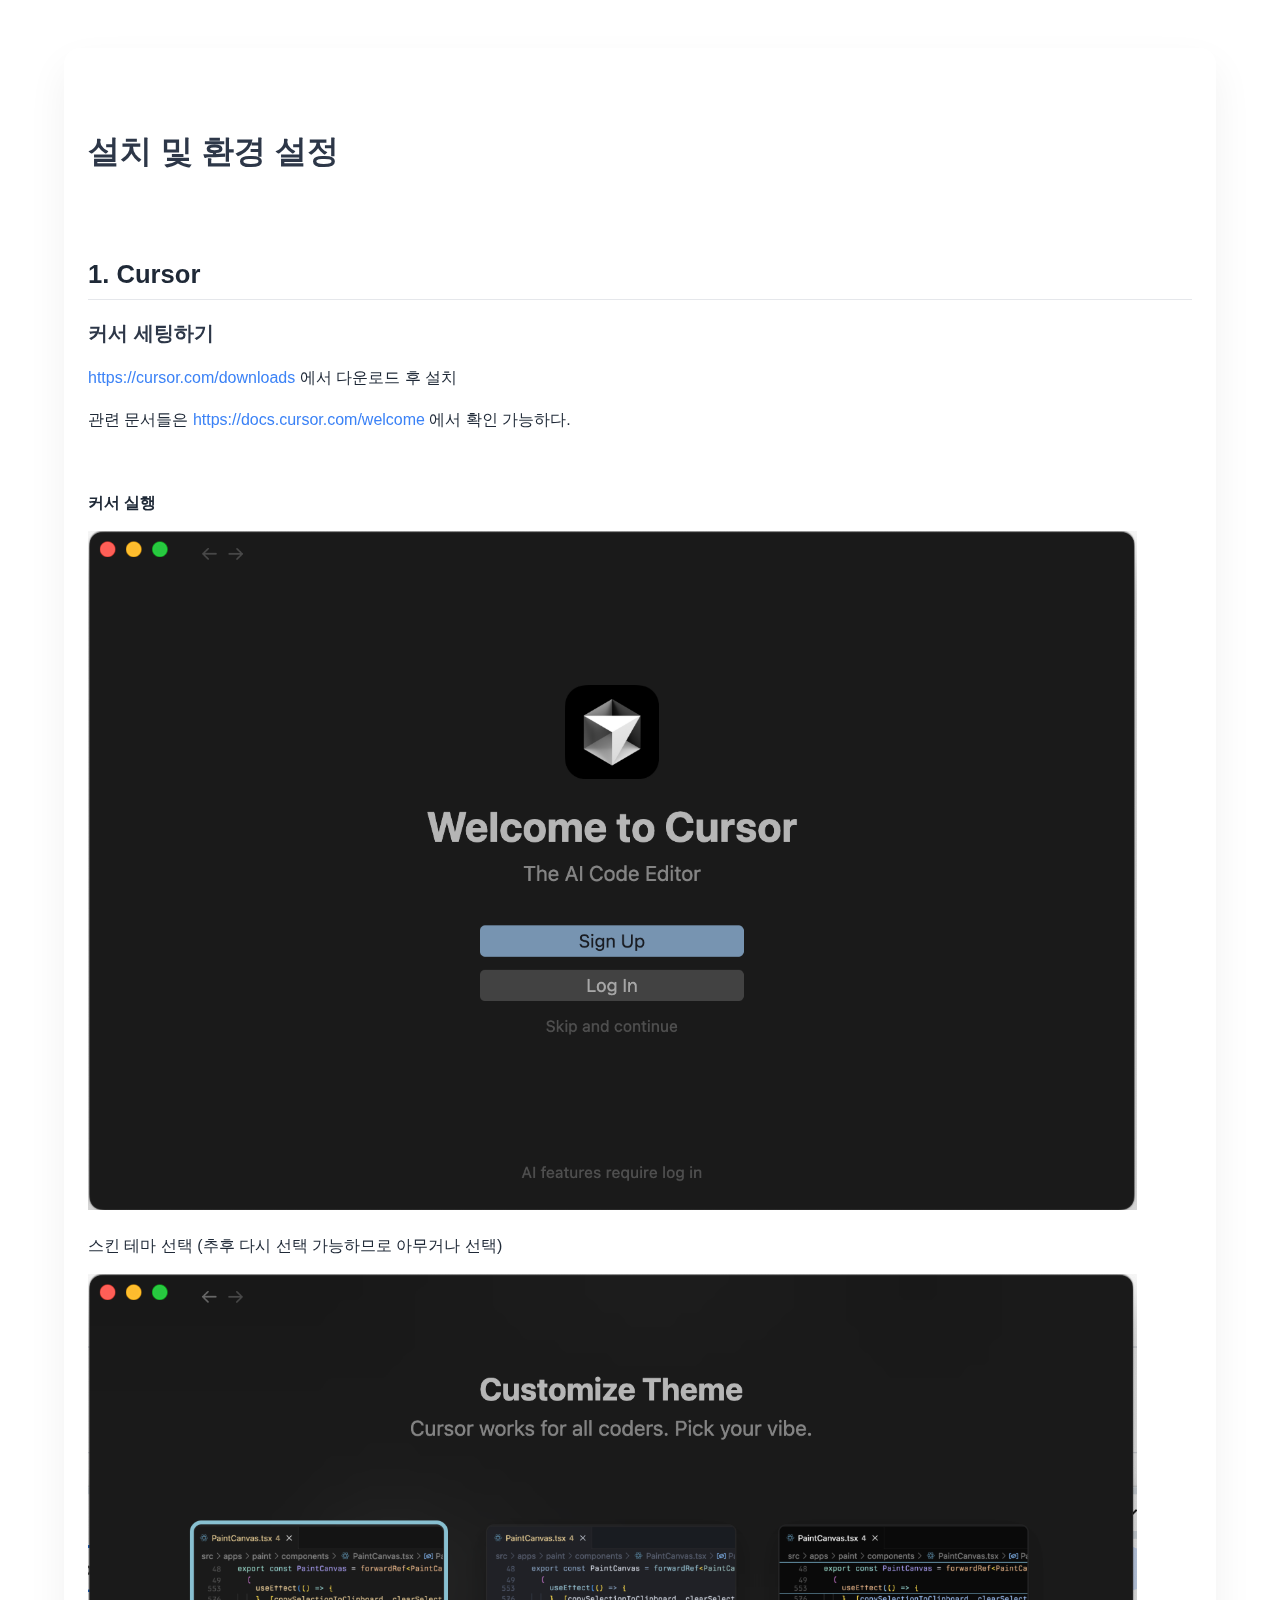
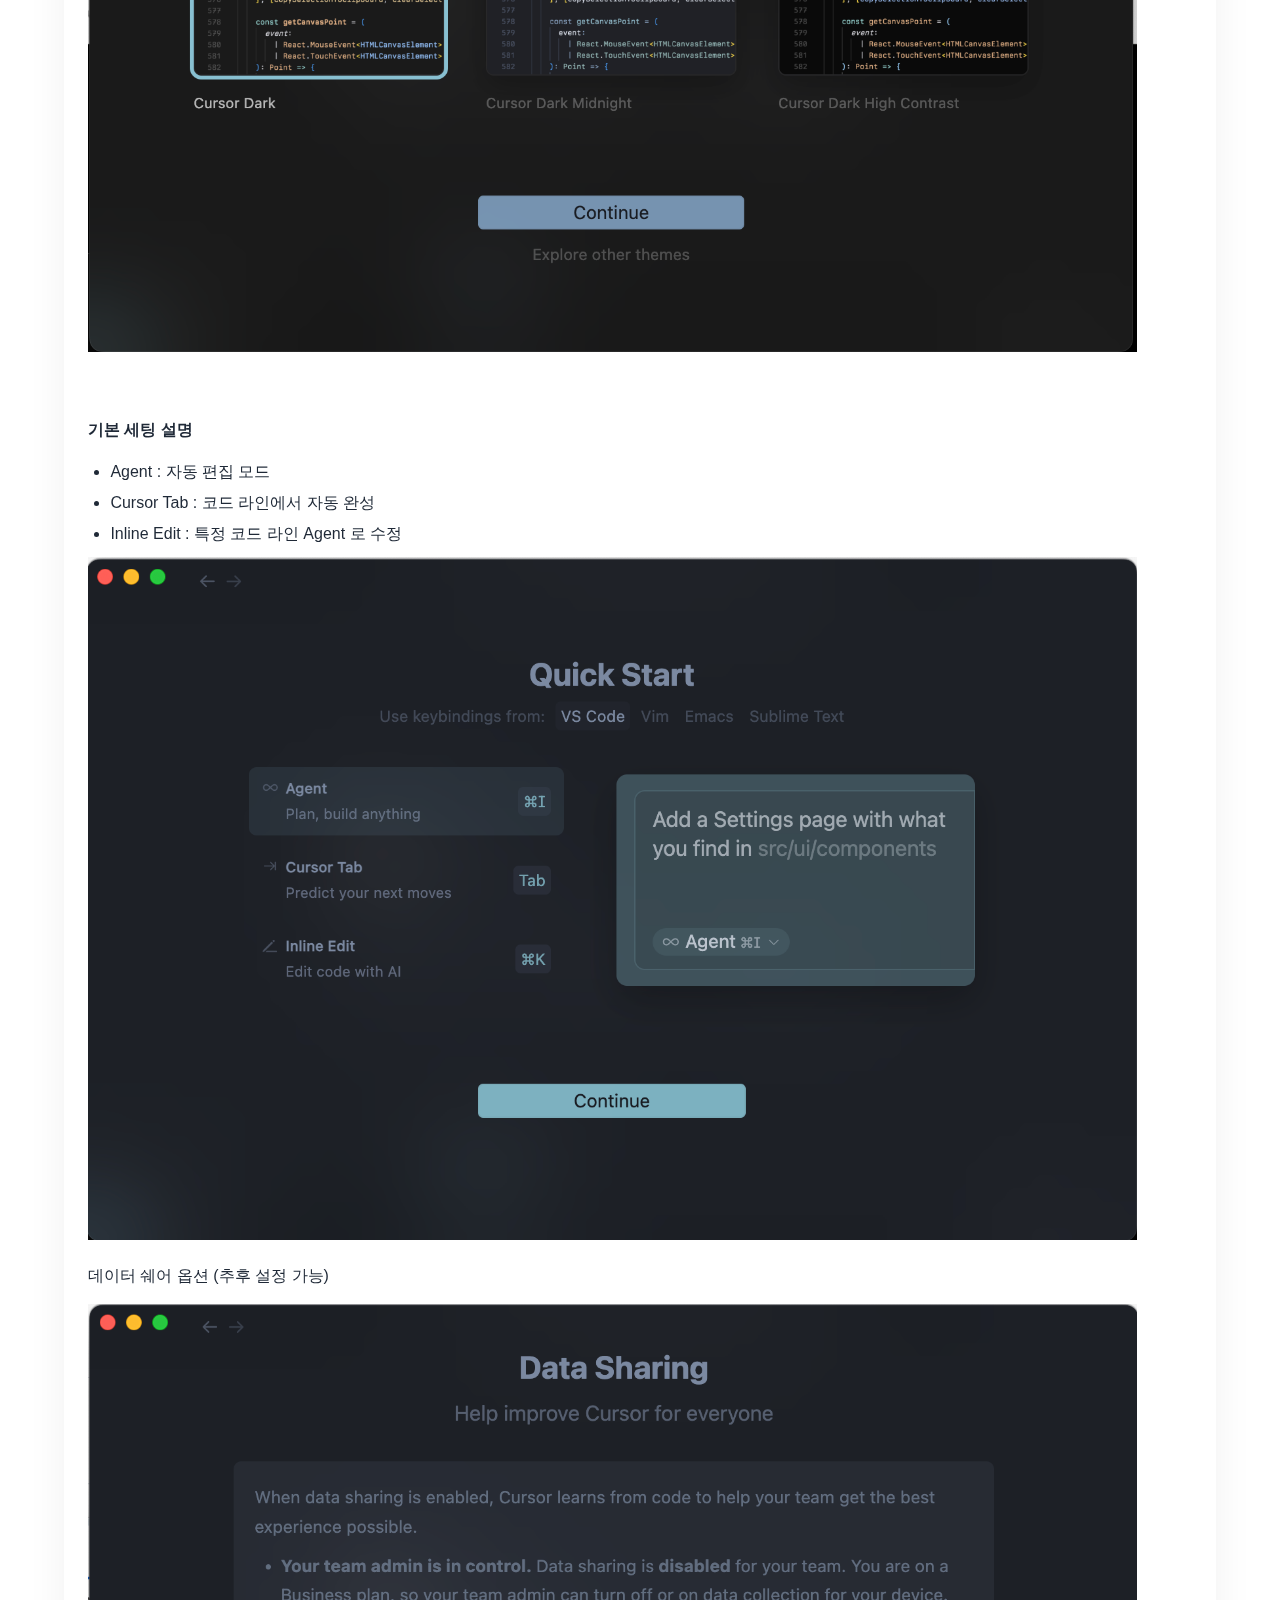
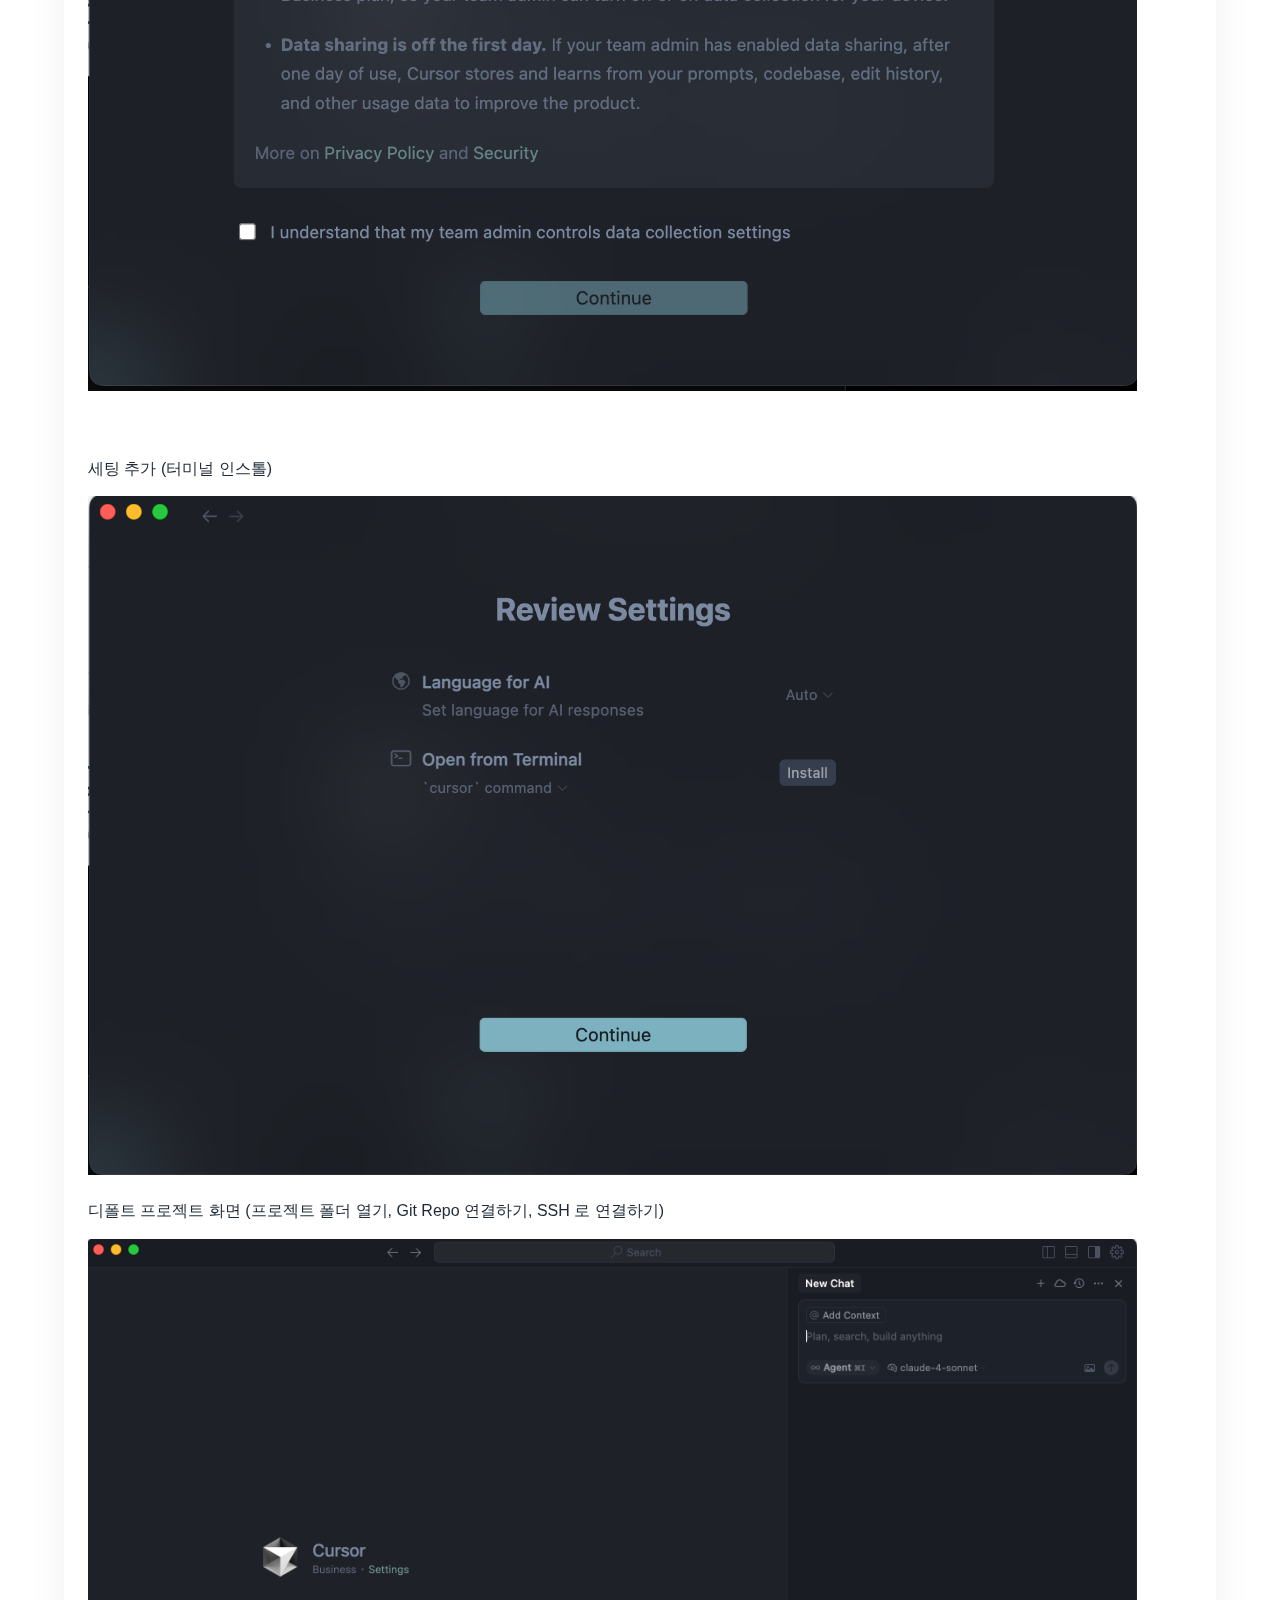
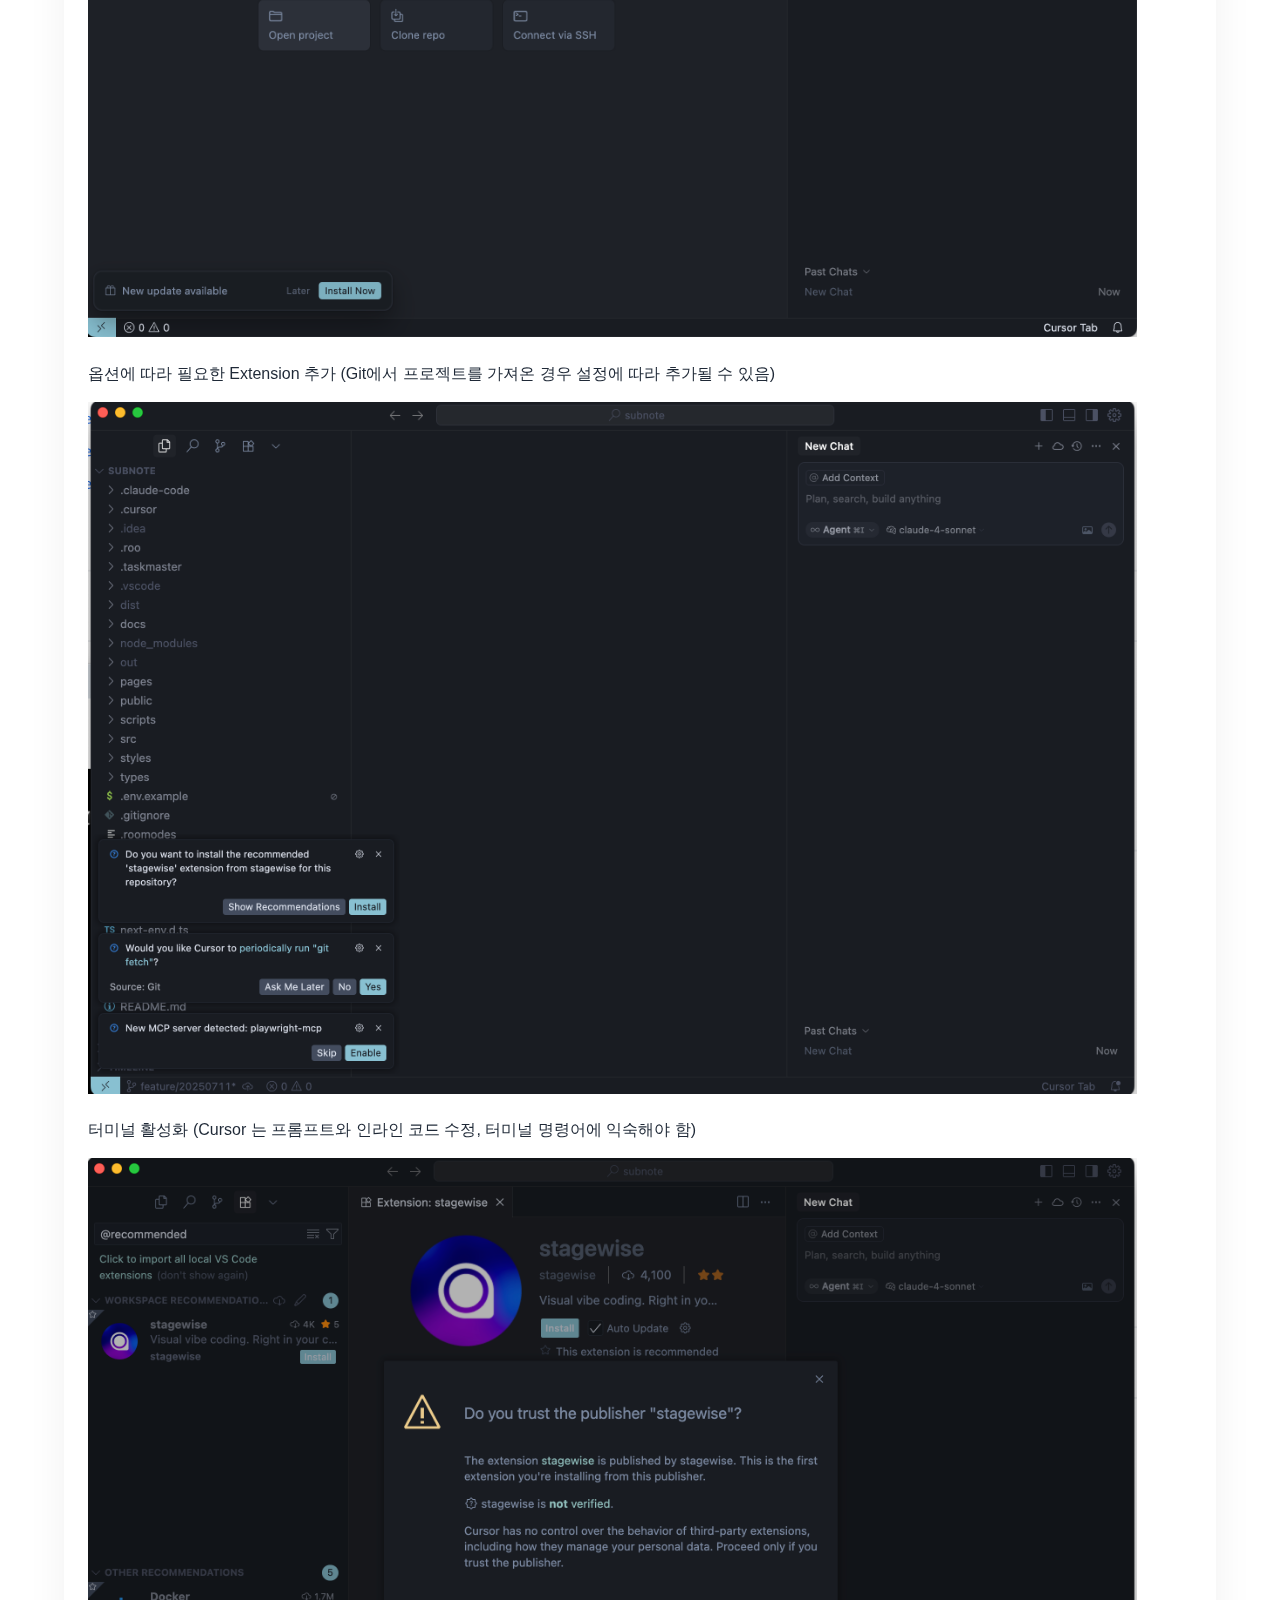
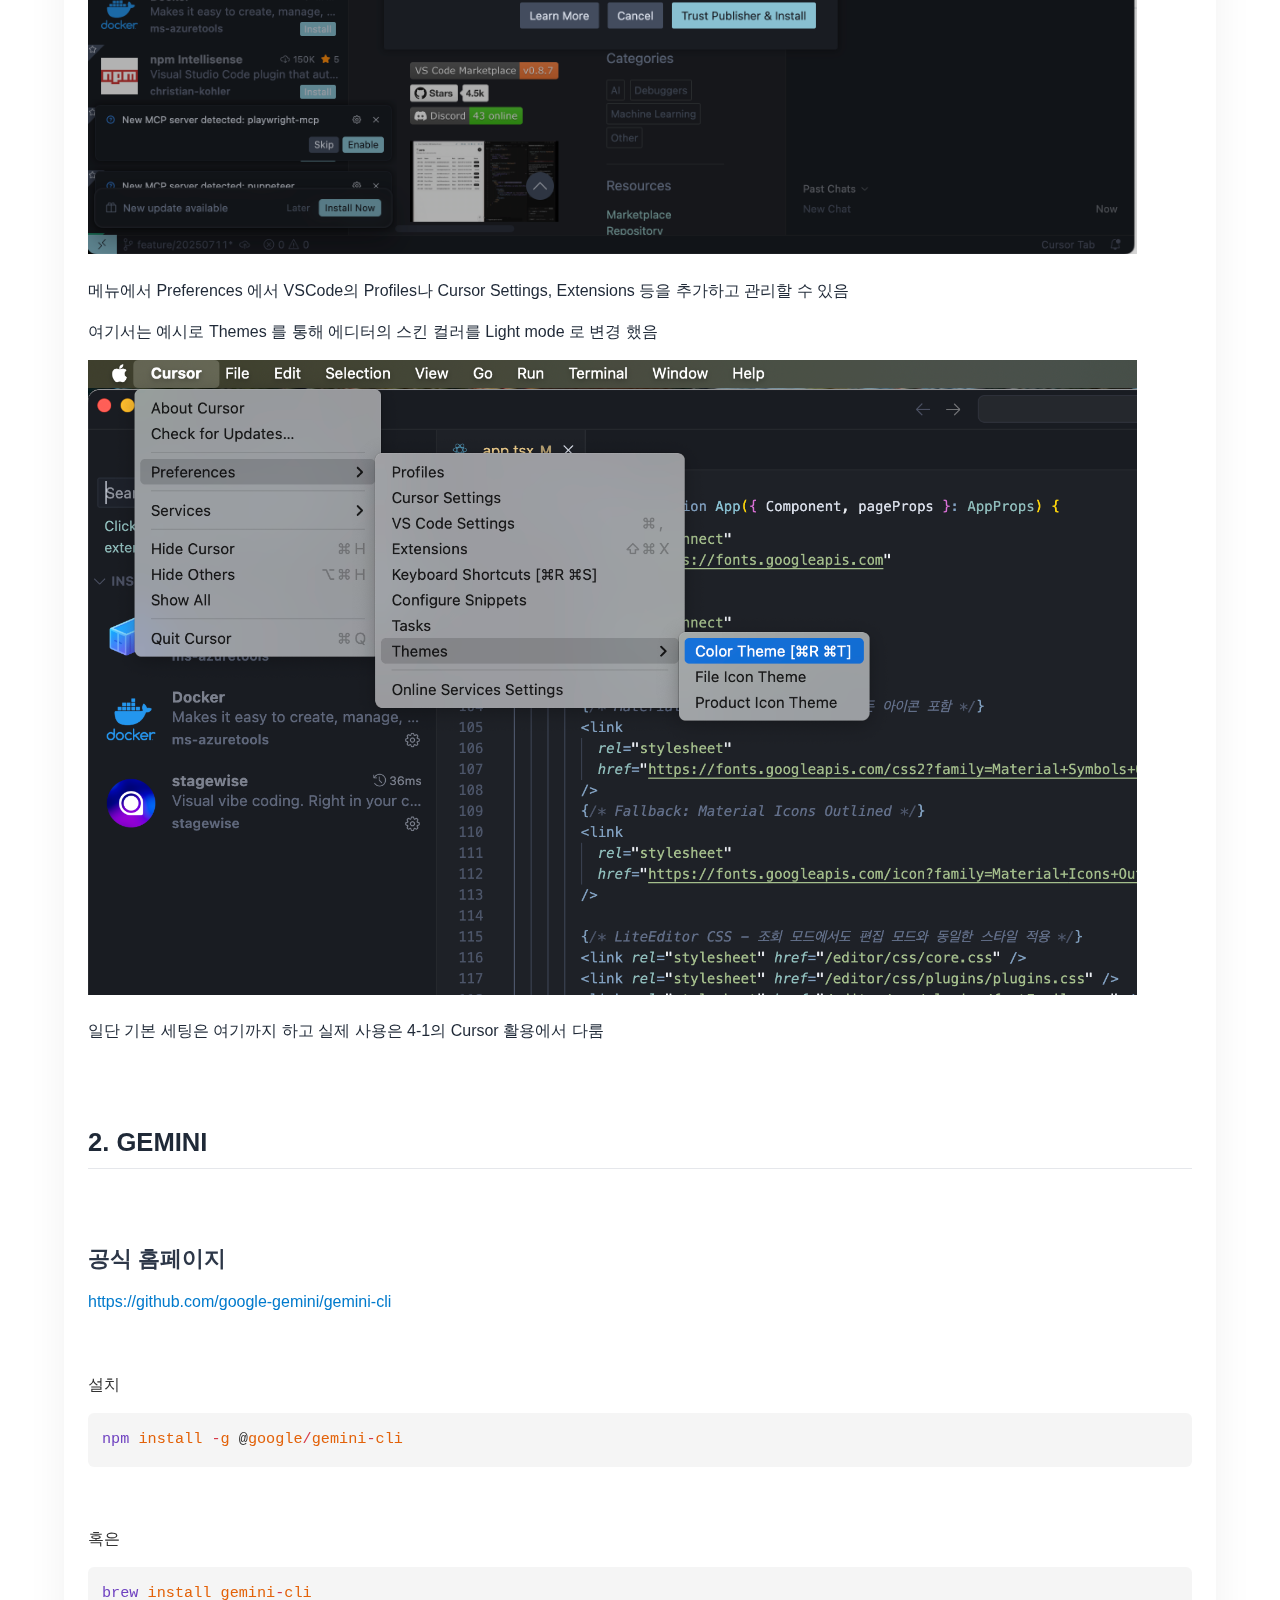
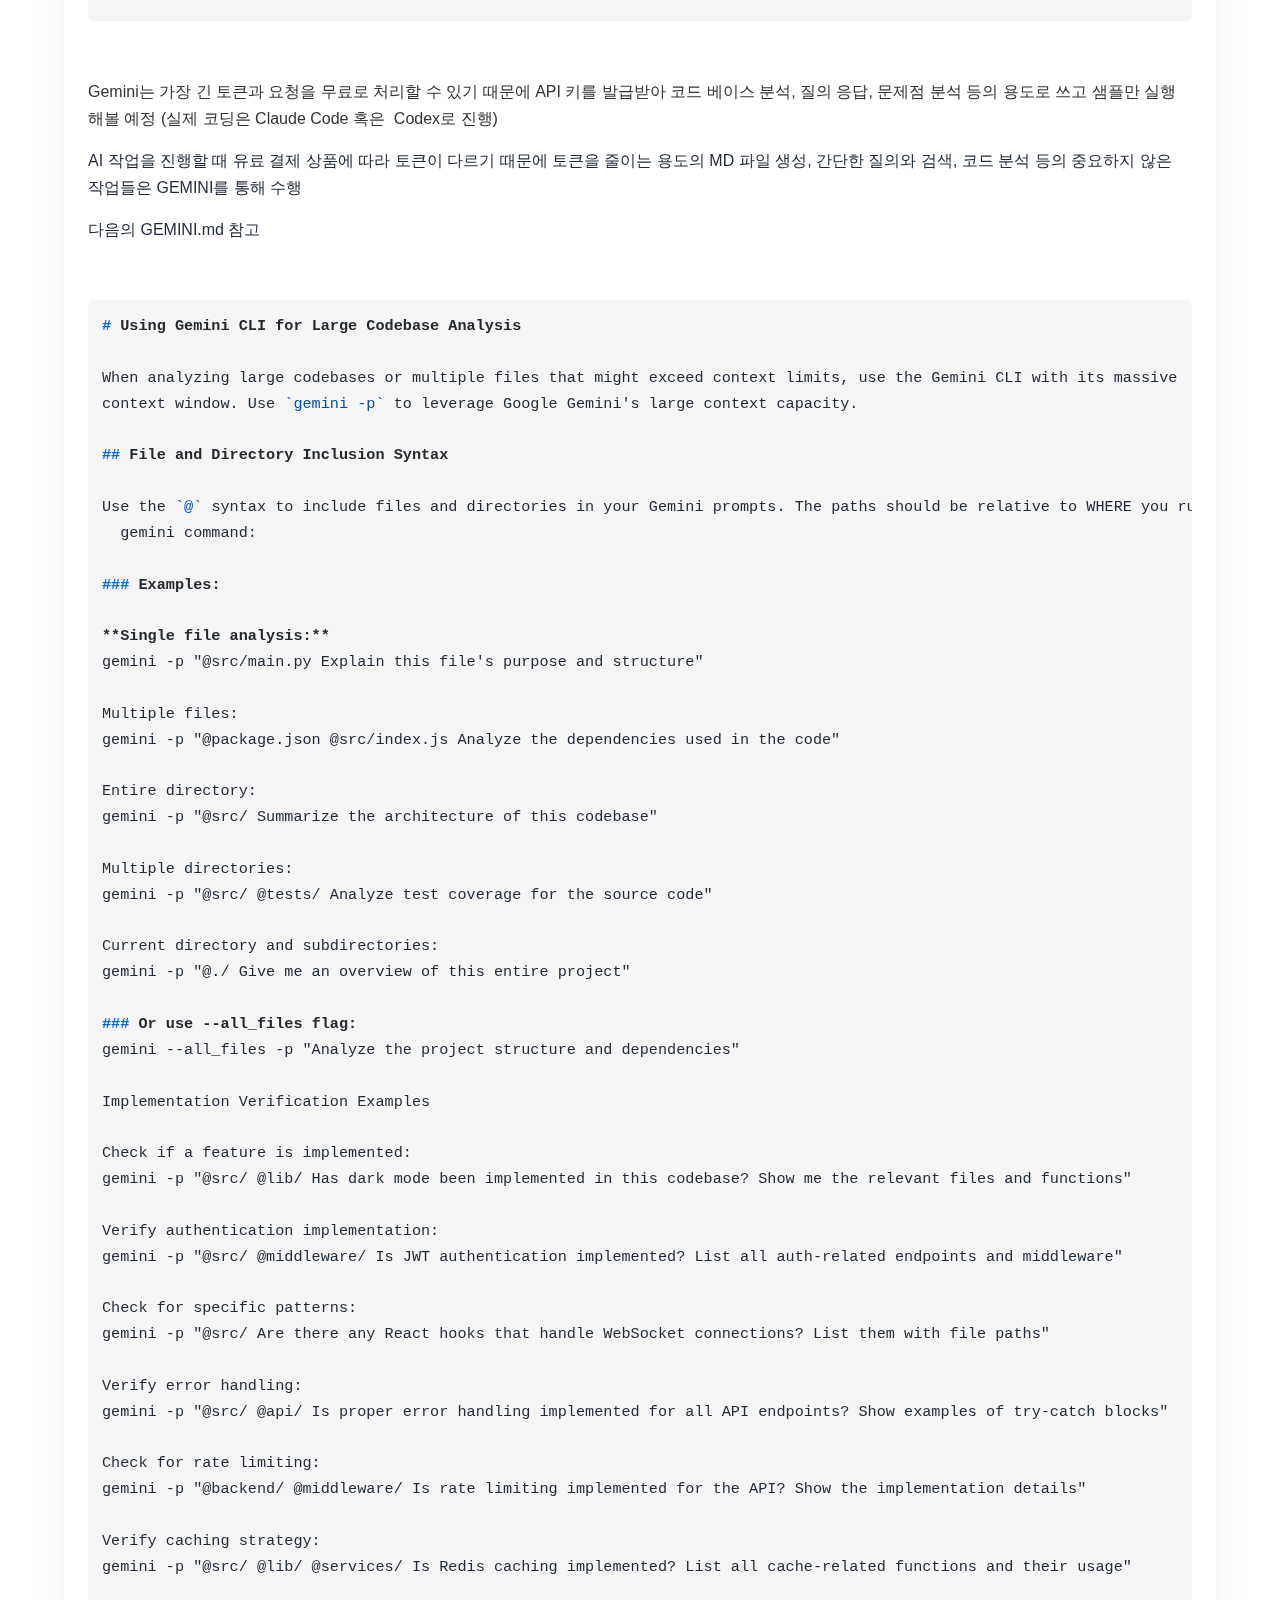
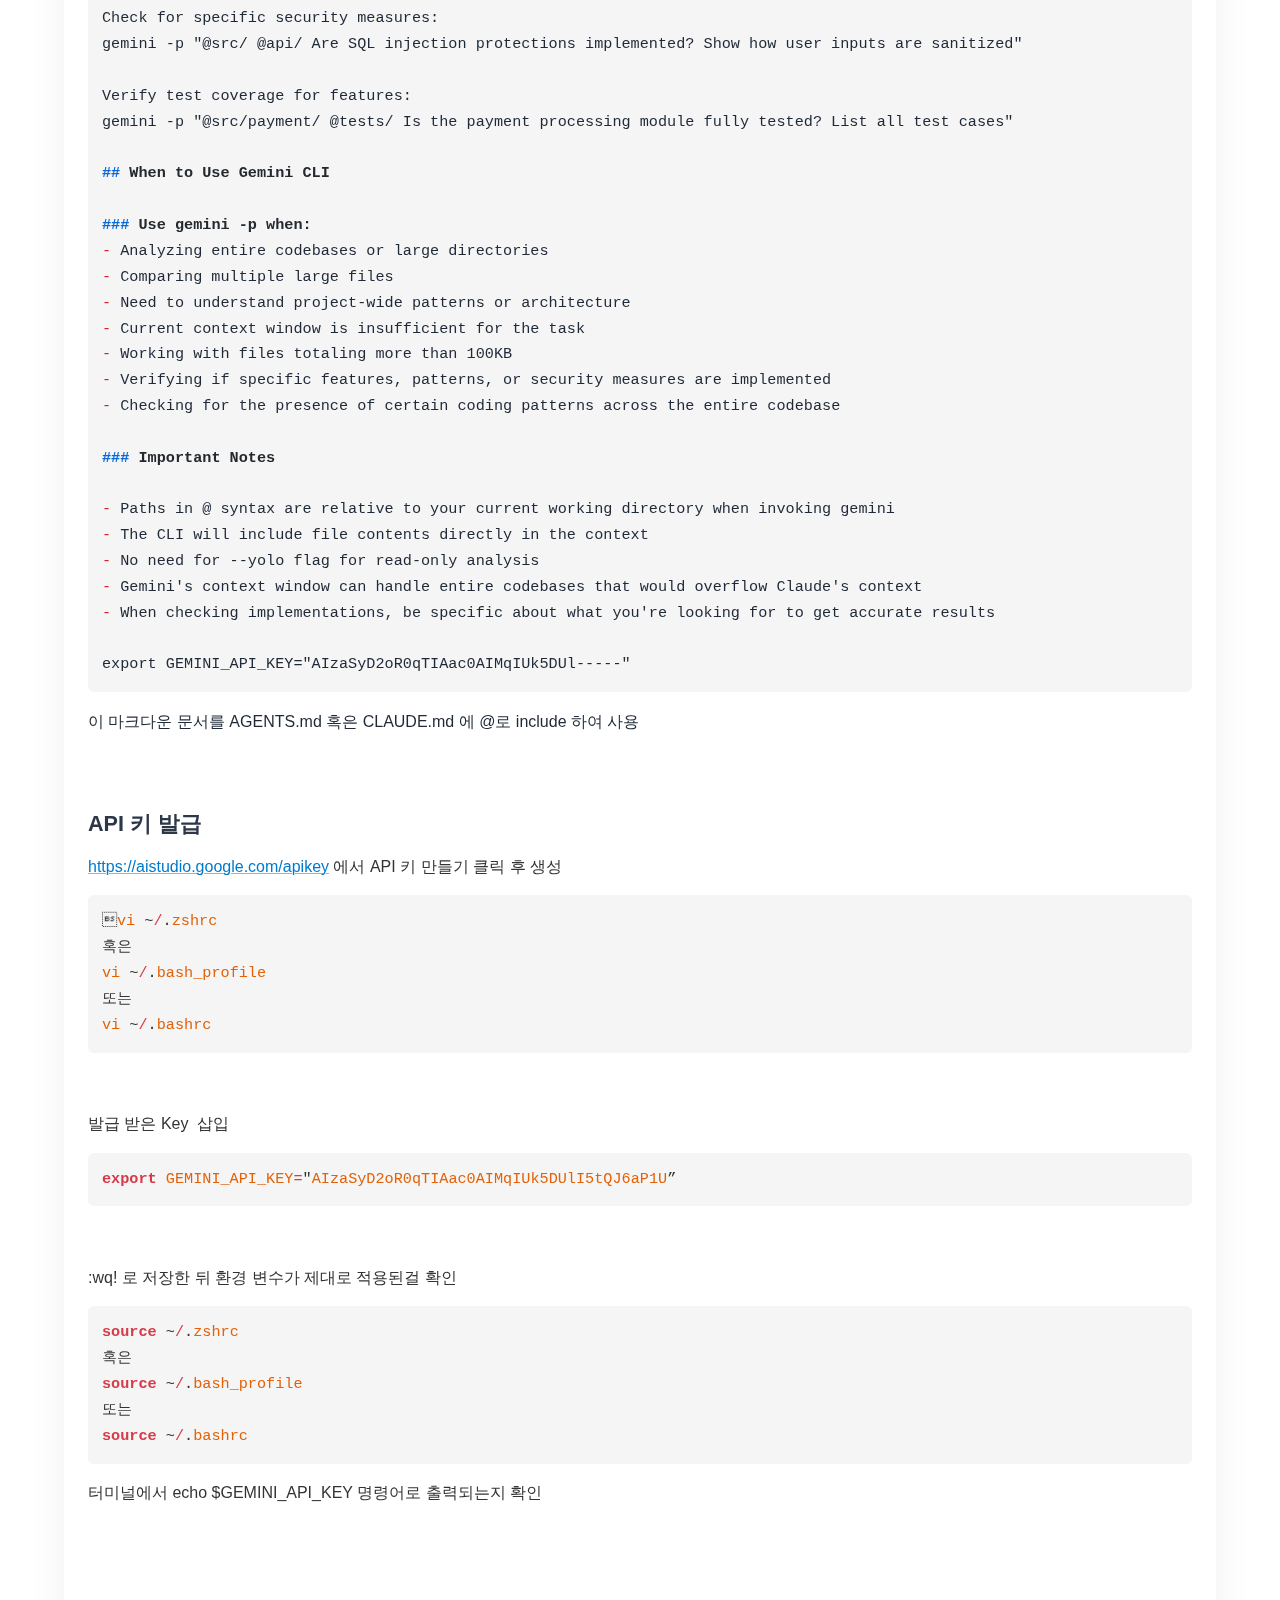
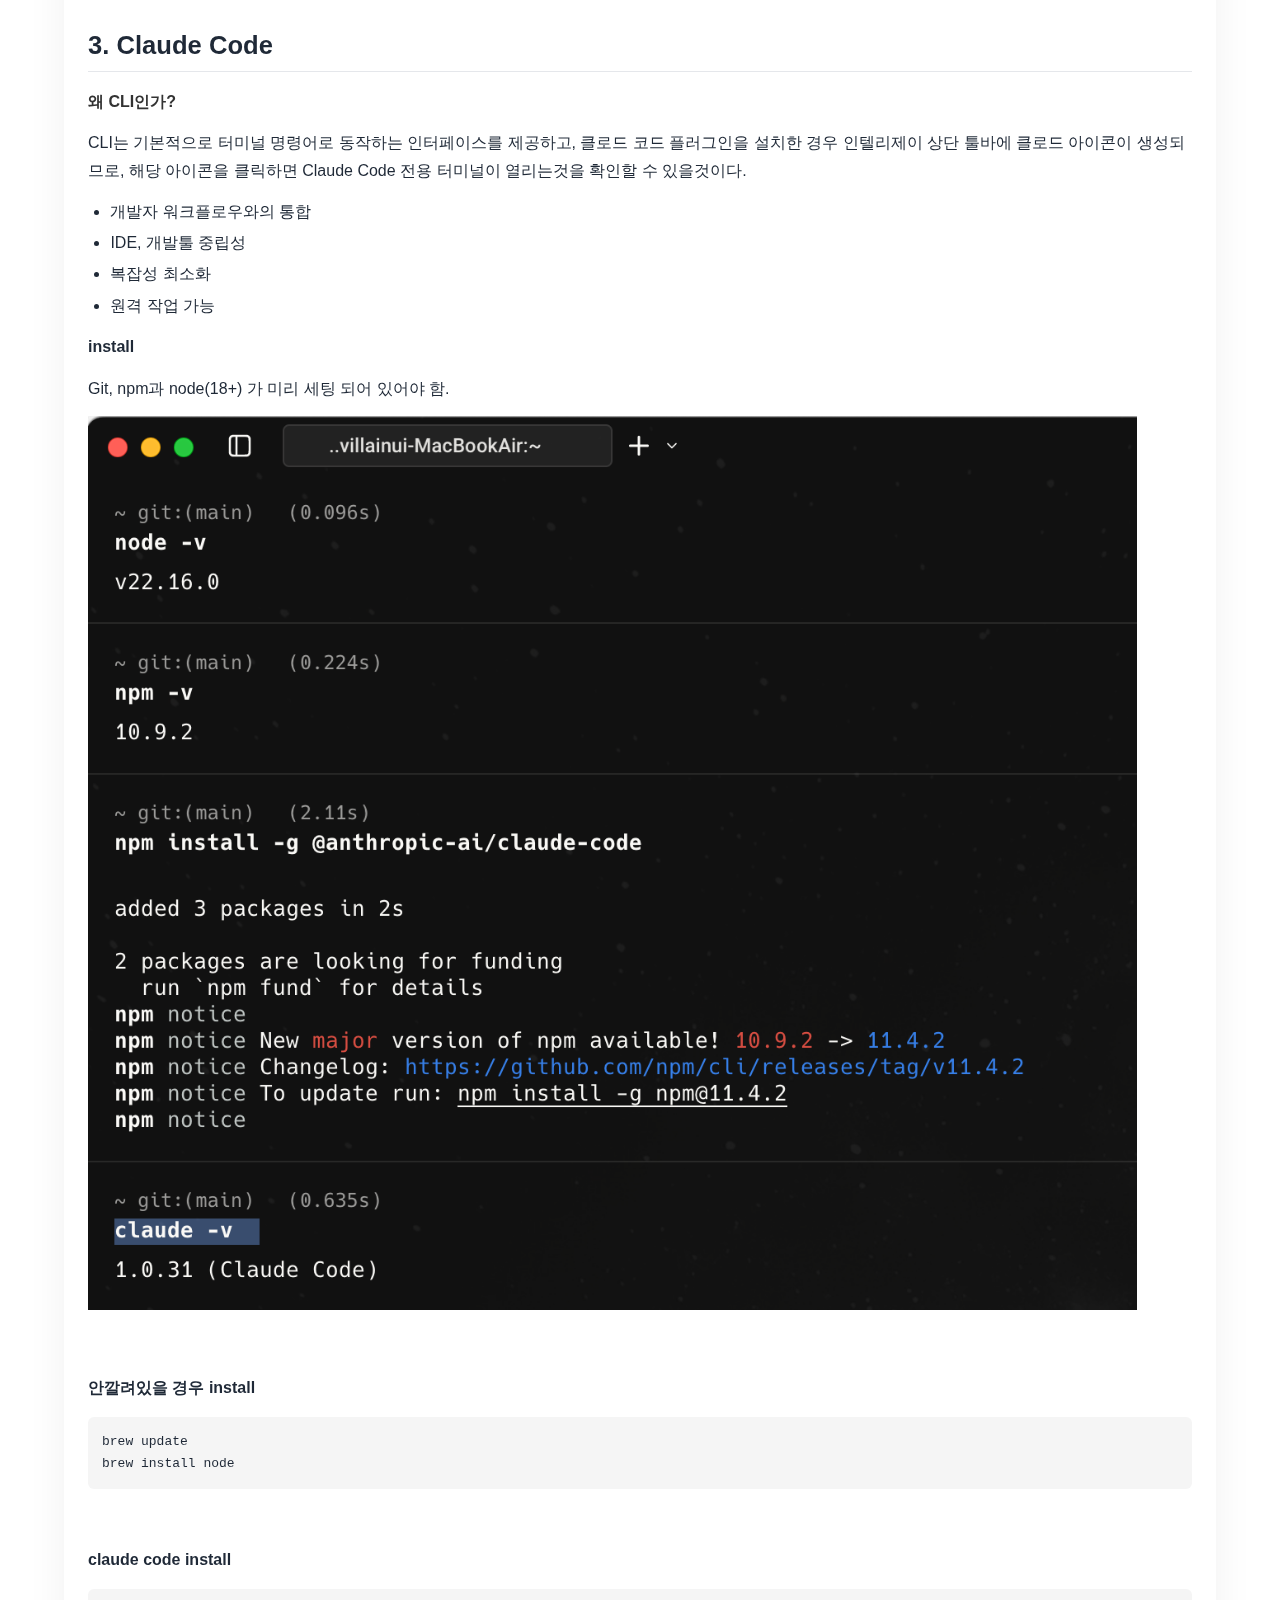
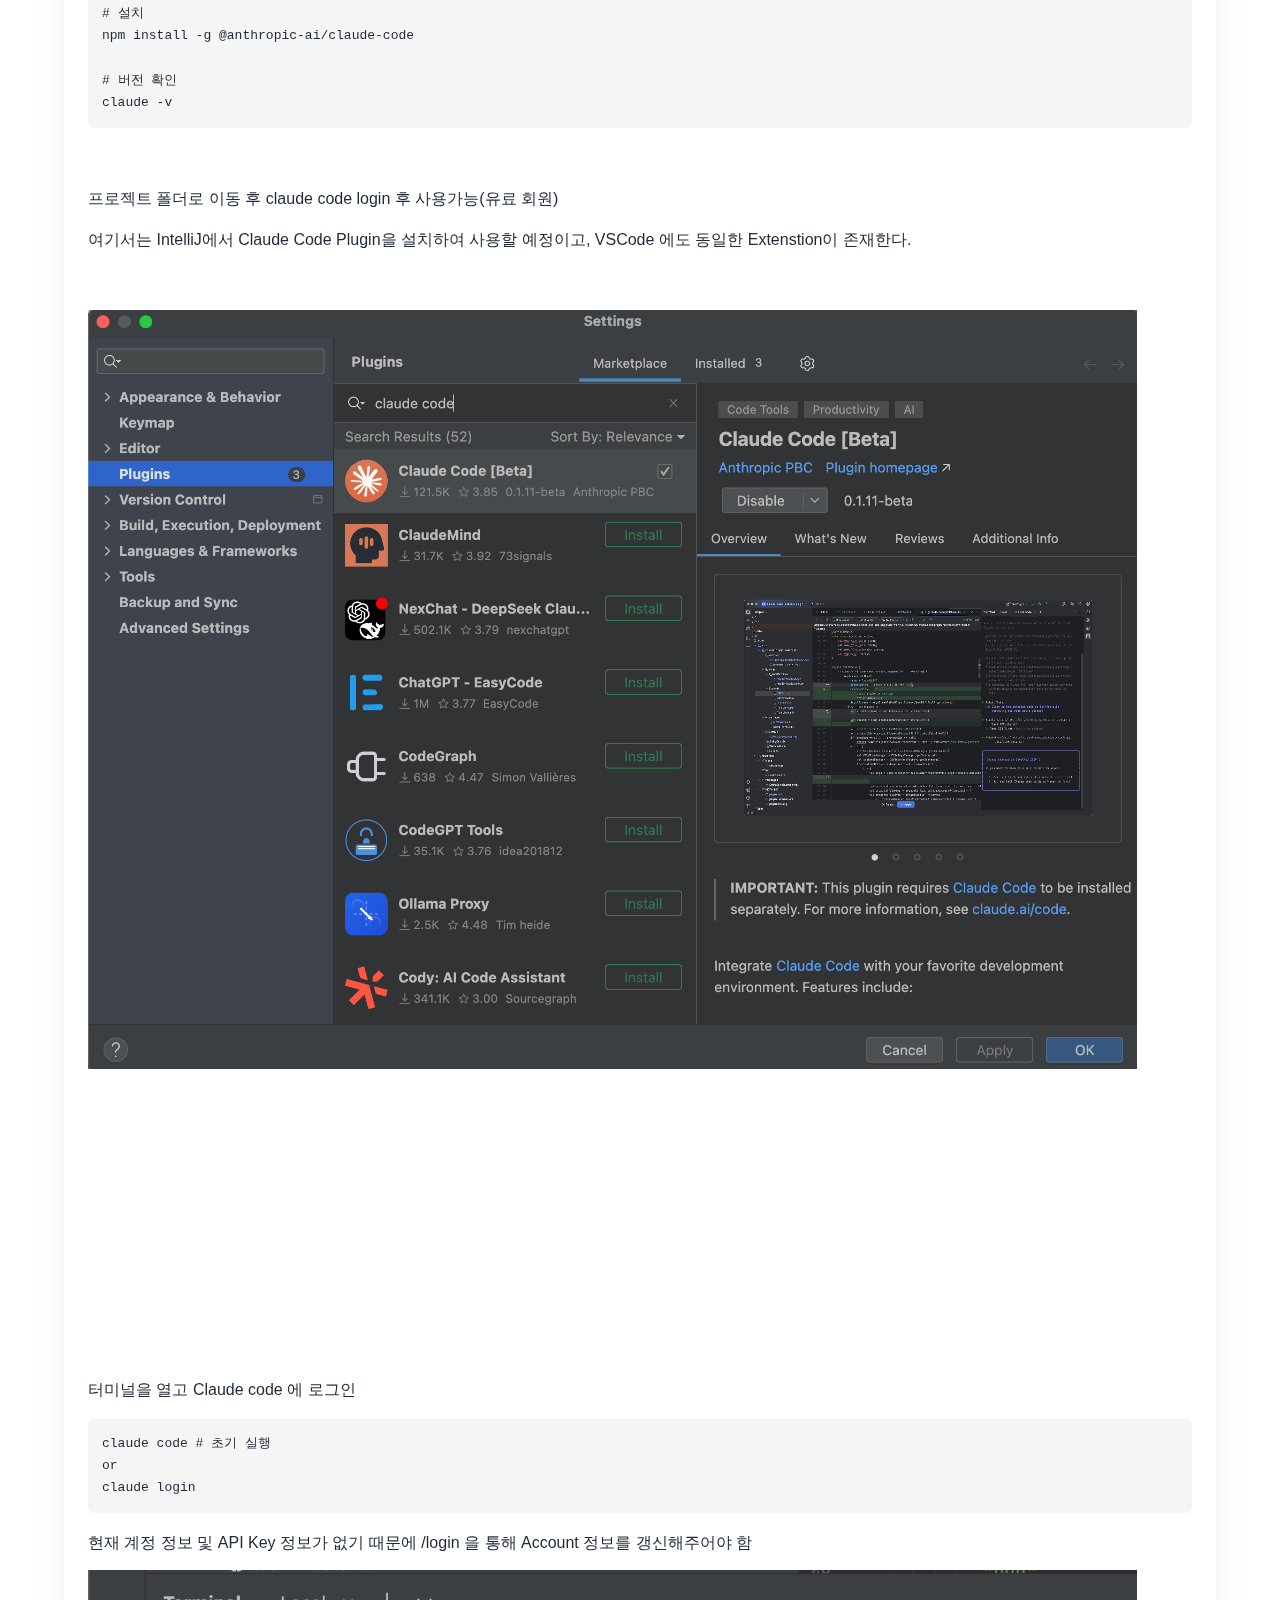
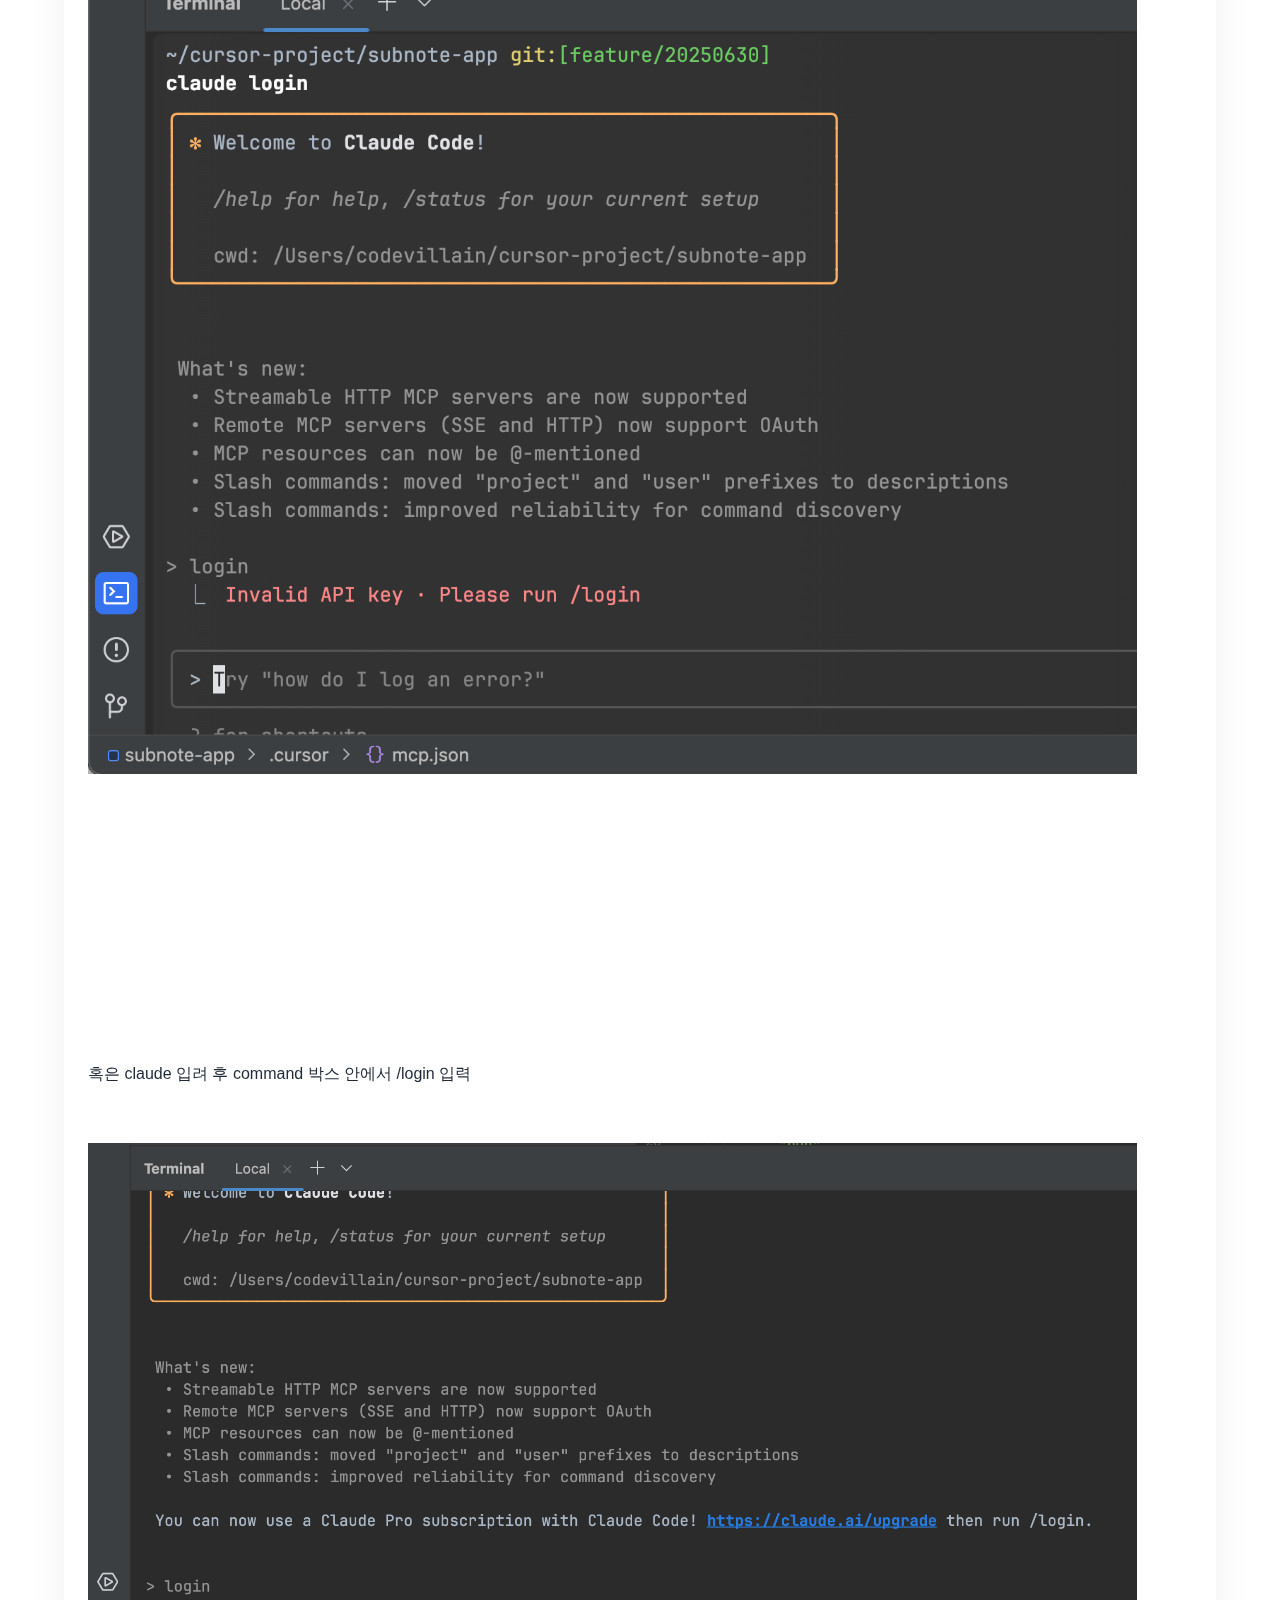
<file: docs/4. 개발 도구 및 CLI를 활용한 기본 개발 환경 세팅하기/index.html>
<!DOCTYPE html>
<html lang="ko">
<head>
  <meta charset="UTF-8">
  <meta name="viewport" content="width=device-width, initial-scale=1.0">
  <title>4. 개발 도구 및 CLI를 활용한 기본 개발 환경 세팅하기</title>
  <link rel="stylesheet" href="./qnote-export.css">
</head>
<body>
  <div class="container">
<html><head></head><body><h1 id="heading-1761207900359-173"><span style="background-color: var(--bg-color); color: rgb(45, 55, 72); font-family: -apple-system, BlinkMacSystemFont, &quot;Segoe UI&quot;, Roboto, &quot;Helvetica Neue&quot;, Arial, sans-serif;">설치 및 환경 설정&nbsp;</span></h1><p><br></p><h2 id="heading-1761207902767-181">1. Cursor&nbsp;</h2><p><span style="color: rgb(45, 55, 72); font-size: 20px; font-weight: 600; background-color: var(--bg-color); font-family: -apple-system, BlinkMacSystemFont, &quot;Segoe UI&quot;, Roboto, &quot;Helvetica Neue&quot;, Arial, sans-serif;">커서 세팅하기</span></p><p><a href="https://cursor.com/downloads">https://cursor.com/downloads</a>&nbsp;에서 다운로드 후 설치</p><p>관련 문서들은&nbsp;<a href="https://docs.cursor.com/welcome">https://docs.cursor.com/welcome</a>&nbsp;에서 확인 가능하다.</p><p><br></p><p><b>커서 실행&nbsp;</b></p><div class="image-wrapper" id="img-1761300723758" data-selectable="true" style="display: inline-block; position: relative; margin: 0px; max-width: 95%; overflow: hidden; box-sizing: border-box;"><img src="file/image/2025/10/24/f6c8f0ca-258b-43ca-a1cf-17780039462d_1761300723755.png" style="width: 100%; height: auto; display: block;"></div><p>스킨 테마 선택 (추후 다시 선택 가능하므로 아무거나 선택)</p><div class="image-wrapper" id="img-1761300763407" data-selectable="true" style="display: inline-block; position: relative; margin: 0px; max-width: 95%; overflow: hidden; box-sizing: border-box;"><img src="file/image/2025/10/24/4045f203-19e8-4331-95f9-70242ba2c7f4_1761300763405.png" style="width: 100%; height: auto; display: block;"></div><p><br></p><p><b>기본 세팅 설명</b></p><ul>
<li>Agent : 자동 편집 모드</li>
<li>Cursor Tab : 코드 라인에서 자동 완성</li>
<li>Inline Edit : 특정 코드 라인 Agent 로 수정</li></ul><div class="image-wrapper" id="img-1761300789977" data-selectable="true" style="display: inline-block; position: relative; margin: 0px; max-width: 95%; overflow: hidden; box-sizing: border-box;"><img src="file/image/2025/10/24/ca772a4f-e4b3-4bd2-8147-55ff7618f95f_1761300789975.png" style="width: 100%; height: auto; display: block;"></div><p>데이터 쉐어 옵션 (추후 설정 가능)</p><div class="image-wrapper" id="img-1761300867366" data-selectable="true" style="display: inline-block; position: relative; margin: 0px; max-width: 95%; overflow: hidden; box-sizing: border-box;"><img src="file/image/2025/10/24/d6d172e3-4bda-4621-bfb0-bf9d0bf19823_1761300867364.png" style="width: 100%; height: auto; display: block;"></div><p><br></p><p>세팅 추가 (터미널 인스톨)</p><div class="image-wrapper" id="img-1761300855385" data-selectable="true" style="display: inline-block; position: relative; margin: 0px; max-width: 95%; overflow: hidden; box-sizing: border-box;"><img src="file/image/2025/10/24/55cd32f8-16cf-403d-81ab-99949e953383_1761300855383.png" style="width: 100%; height: auto; display: block;"></div><p>디폴트 프로젝트 화면 (프로젝트 폴더 열기, Git Repo 연결하기, SSH 로 연결하기)</p><div class="image-wrapper" id="img-1761300896721" data-selectable="true" style="display: inline-block; position: relative; margin: 0px; max-width: 95%; overflow: hidden; box-sizing: border-box;"><img src="file/image/2025/10/24/eb528bfc-2135-40aa-a340-ea9fbca1f991_1761300896719.png" style="width: 100%; height: auto; display: block;"></div><p>옵션에 따라 필요한 Extension 추가 (Git에서 프로젝트를 가져온 경우 설정에 따라 추가될 수 있음)</p><div class="image-wrapper" id="img-1761300927647" data-selectable="true" style="display: inline-block; position: relative; margin: 0px; max-width: 95%; overflow: hidden; box-sizing: border-box;"><img src="file/image/2025/10/24/54fb576e-7798-4bf9-b43b-b5f71302b57c_1761300927644.png" style="width: 100%; height: auto; display: block;"></div><p>터미널 활성화 (Cursor 는 프롬프트와 인라인 코드 수정, 터미널 명령어에 익숙해야 함)</p><div class="image-wrapper" id="img-1761300973605" data-selectable="true" style="display: inline-block; position: relative; margin: 0px; max-width: 95%; overflow: hidden; box-sizing: border-box;"><img src="file/image/2025/10/24/0b10c1df-0b82-4481-9125-895f79ac1e6c_1761300973602.png" style="width: 100%; height: auto; display: block;"></div><p><span style="font-size: calc(16px + var(--font-size-adjustment, 0px)); background-color: var(--bg-color); font-family: -apple-system, BlinkMacSystemFont, &quot;Segoe UI&quot;, Roboto, &quot;Helvetica Neue&quot;, Arial, sans-serif;">메뉴에서 Preferences 에서 VSCode의 Profiles나 Cursor Settings, Extensions 등을 추가하고 관리할 수 있음</span></p><p>여기서는 예시로 Themes 를 통해 에디터의 스킨 컬러를 Light mode 로 변경 했음&nbsp;</p><div class="image-wrapper" id="img-1761301014889" data-selectable="true" style="display: inline-block; position: relative; margin: 0px; max-width: 95%; overflow: hidden; box-sizing: border-box;"><img src="file/image/2025/10/24/7d18936e-c9d0-46d7-9e17-435df44b9b75_1761301014886.png" style="width: 100%; height: auto; display: block;"></div><p><span style="font-size: calc(16px + var(--font-size-adjustment, 0px)); background-color: var(--bg-color); font-family: -apple-system, BlinkMacSystemFont, &quot;Segoe UI&quot;, Roboto, &quot;Helvetica Neue&quot;, Arial, sans-serif;">일단 기본 세팅은 여기까지 하고 실제 사용은 4-1의 Cursor 활용에서 다룸</span></p><p><br></p><h2 id="heading-1761207905322-844">2. GEMINI</h2><p><br></p><h3 style="color: rgb(45, 55, 72) !important; font-weight: 600" id="heading-1761120168494-443">공식 홈페이지&nbsp;</h3><p style="color: rgb(51, 51, 51) !important"><a href="https://github.com/google-gemini/gemini-cli" style="color: rgb(0, 122, 204) !important; text-decoration: none; text-decoration-line: none; text-decoration-style: initial; text-decoration-color: initial">https://github.com/google-gemini/gemini-cli</a></p><p style="color: rgb(51, 51, 51) !important"><br style="color: rgb(51, 51, 51) !important"></p><p style="color: rgb(51, 51, 51) !important">설치&nbsp;</p><div style="color: rgb(51, 51, 51) !important"><pre><code class="language-bash"><span class="token function" style="color: rgb(111, 66, 193)">npm</span> <span class="token variable" style="color: rgb(227, 98, 9)">install</span> <span class="token operator" style="color: rgb(215, 58, 73)">-</span><span class="token variable" style="color: rgb(227, 98, 9)">g</span> @<span class="token variable" style="color: rgb(227, 98, 9)">google</span><span class="token operator" style="color: rgb(215, 58, 73)">/</span><span class="token variable" style="color: rgb(227, 98, 9)">gemini</span><span class="token operator" style="color: rgb(215, 58, 73)">-</span><span class="token variable" style="color: rgb(227, 98, 9)">cli</span></code></pre><p style="color: rgb(51, 51, 51) !important"><br style="color: rgb(51, 51, 51) !important"></p></div><p style="color: rgb(51, 51, 51) !important">혹은</p><div style="color: rgb(51, 51, 51) !important"><pre><code class="language-bash"><span class="token function" style="color: rgb(111, 66, 193)">brew</span> <span class="token variable" style="color: rgb(227, 98, 9)">install</span> <span class="token variable" style="color: rgb(227, 98, 9)">gemini</span><span class="token operator" style="color: rgb(215, 58, 73)">-</span><span class="token variable" style="color: rgb(227, 98, 9)">cli</span></code></pre><p style="color: rgb(51, 51, 51) !important"><br style="color: rgb(51, 51, 51) !important"></p></div><p style="color: rgb(51, 51, 51) !important">Gemini는 가장 긴 토큰과 요청을 무료로 처리할 수 있기 때문에 API 키를 발급받아 코드 베이스 분석, 질의 응답, 문제점 분석 등의 용도로 쓰고 샘플만 실행해볼 예정 (실제 코딩은 Claude Code 혹은&nbsp; Codex로 진행)&nbsp;</p><p>AI 작업을 진행할 때 유료 결제 상품에 따라 토큰이 다르기 때문에 토큰을 줄이는 용도의 MD 파일 생성, 간단한 질의와 검색, 코드 분석 등의 중요하지 않은 작업들은 GEMINI를 통해 수행&nbsp;</p><p>다음의 GEMINI.md 참고&nbsp;</p><p></p><p><br></p><div><pre><code class="language-markdown"><span class="token md-tag" style="color: #0969da; font-weight: bold;"># </span><span class="token md-keyword" style="color: #24292f; font-weight: bold;">Using Gemini CLI for Large Codebase Analysis</span>

When analyzing large codebases or multiple files that might exceed context limits, use the Gemini CLI with its massive
context window. Use <span class="token md-string" style="color: #0550ae">`gemini -p`</span> to leverage Google Gemini's large context capacity.

<span class="token md-tag" style="color: #0969da; font-weight: bold;">## </span><span class="token md-keyword" style="color: #24292f; font-weight: bold;">File and Directory Inclusion Syntax</span>

Use the <span class="token md-string" style="color: #0550ae">`@`</span> syntax to include files and directories in your Gemini prompts. The paths should be relative to WHERE you run the
  gemini command:

<span class="token md-tag" style="color: #0969da; font-weight: bold;">### </span><span class="token md-keyword" style="color: #24292f; font-weight: bold;">Examples:</span>

<span class="token md-keyword" style="color: #24292f; font-weight: bold;">**Single file analysis:**</span>
gemini -p "@src/main.py Explain this file's purpose and structure"

Multiple files:
gemini -p "@package.json @src/index.js Analyze the dependencies used in the code"

Entire directory:
gemini -p "@src/ Summarize the architecture of this codebase"

Multiple directories:
gemini -p "@src/ @tests/ Analyze test coverage for the source code"

Current directory and subdirectories:
gemini -p "@./ Give me an overview of this entire project"

<span class="token md-tag" style="color: #0969da; font-weight: bold;">### </span><span class="token md-keyword" style="color: #24292f; font-weight: bold;">Or use --all_files flag:</span>
gemini --all_files -p "Analyze the project structure and dependencies"

Implementation Verification Examples

Check if a feature is implemented:
gemini -p "@src/ @lib/ Has dark mode been implemented in this codebase? Show me the relevant files and functions"

Verify authentication implementation:
gemini -p "@src/ @middleware/ Is JWT authentication implemented? List all auth-related endpoints and middleware"

Check for specific patterns:
gemini -p "@src/ Are there any React hooks that handle WebSocket connections? List them with file paths"

Verify error handling:
gemini -p "@src/ @api/ Is proper error handling implemented for all API endpoints? Show examples of try-catch blocks"

Check for rate limiting:
gemini -p "@backend/ @middleware/ Is rate limiting implemented for the API? Show the implementation details"

Verify caching strategy:
gemini -p "@src/ @lib/ @services/ Is Redis caching implemented? List all cache-related functions and their usage"

Check for specific security measures:
gemini -p "@src/ @api/ Are SQL injection protections implemented? Show how user inputs are sanitized"

Verify test coverage for features:
gemini -p "@src/payment/ @tests/ Is the payment processing module fully tested? List all test cases"

<span class="token md-tag" style="color: #0969da; font-weight: bold;">## </span><span class="token md-keyword" style="color: #24292f; font-weight: bold;">When to Use Gemini CLI</span>

<span class="token md-tag" style="color: #0969da; font-weight: bold;">### </span><span class="token md-keyword" style="color: #24292f; font-weight: bold;">Use gemini -p when:</span>
<span class="token md-operator" style="color: #cf222e">- </span>Analyzing entire codebases or large directories
<span class="token md-operator" style="color: #cf222e">- </span>Comparing multiple large files
<span class="token md-operator" style="color: #cf222e">- </span>Need to understand project-wide patterns or architecture
<span class="token md-operator" style="color: #cf222e">- </span>Current context window is insufficient for the task
<span class="token md-operator" style="color: #cf222e">- </span>Working with files totaling more than 100KB
<span class="token md-operator" style="color: #cf222e">- </span>Verifying if specific features, patterns, or security measures are implemented
<span class="token md-operator" style="color: #cf222e">- </span>Checking for the presence of certain coding patterns across the entire codebase

<span class="token md-tag" style="color: #0969da; font-weight: bold;">### </span><span class="token md-keyword" style="color: #24292f; font-weight: bold;">Important Notes</span>

<span class="token md-operator" style="color: #cf222e">- </span>Paths in @ syntax are relative to your current working directory when invoking gemini
<span class="token md-operator" style="color: #cf222e">- </span>The CLI will include file contents directly in the context
<span class="token md-operator" style="color: #cf222e">- </span>No need for --yolo flag for read-only analysis
<span class="token md-operator" style="color: #cf222e">- </span>Gemini's context window can handle entire codebases that would overflow Claude's context
<span class="token md-operator" style="color: #cf222e">- </span>When checking implementations, be specific about what you're looking for to get accurate results

export GEMINI_API_KEY="AIzaSyD2oR0qTIAac0AIMqIUk5DUl-----"</code></pre></div><p>이 마크다운 문서를 AGENTS.md 혹은 CLAUDE.md 에 @로 include 하여 사용</p><p></p><p style="color: rgb(51, 51, 51) !important"><br style="color: rgb(51, 51, 51) !important"></p><h3 style="color: rgb(45, 55, 72) !important; font-weight: 600" id="heading-1761139921069-326">API 키 발급&nbsp;</h3><p style="color: rgb(51, 51, 51) !important"><span class="link-annotation-unknown-block-id--1552223929" style="color: inherit; text-decoration: underline 0.05em rgba(55, 53, 47, 0.4); text-decoration-line: underline; text-decoration-style: initial; text-decoration-color: rgba(55, 53, 47, 0.4)"><a href="https://aistudio.google.com/apikey" style="color: rgb(0, 122, 204) !important; text-decoration: none; text-decoration-line: none; text-decoration-style: initial; text-decoration-color: initial">https://aistudio.google.com/apikey</a></span><span>&nbsp;</span>에서 API 키 만들기 클릭 후 생성</p><div style="color: rgb(51, 51, 51) !important"><pre><code class="language-bash"><span class="token variable" style="color: rgb(227, 98, 9)">vi</span> ~<span class="token operator" style="color: rgb(215, 58, 73)">/</span>.<span class="token variable" style="color: rgb(227, 98, 9)">zshrc</span>
혹은 
<span class="token variable" style="color: rgb(227, 98, 9)">vi</span> ~<span class="token operator" style="color: rgb(215, 58, 73)">/</span>.<span class="token variable" style="color: rgb(227, 98, 9)">bash_profile</span>
또는
<span class="token variable" style="color: rgb(227, 98, 9)">vi</span> ~<span class="token operator" style="color: rgb(215, 58, 73)">/</span>.<span class="token variable" style="color: rgb(227, 98, 9)">bashrc</span></code></pre><p style="color: rgb(51, 51, 51) !important"><br style="color: rgb(51, 51, 51) !important"></p></div><p style="color: rgb(51, 51, 51) !important">발급 받은 Key&nbsp; 삽입&nbsp;</p><div style="color: rgb(51, 51, 51) !important"><pre><code class="language-bash"><span class="token keyword" style="color: rgb(215, 58, 73); font-weight: 700">export</span> <span class="token variable" style="color: rgb(227, 98, 9)">GEMINI_API_KEY</span><span class="token operator" style="color: rgb(215, 58, 73)">=</span>"<span class="token variable" style="color: rgb(227, 98, 9)">AIzaSyD2oR0qTIAac0AIMqIUk5DUlI5tQJ6aP1U</span>”</code></pre><p style="color: rgb(51, 51, 51) !important"><br></p></div><p style="color: rgb(51, 51, 51) !important">:wq! 로 저장한 뒤 환경 변수가 제대로 적용된걸 확인&nbsp;</p><div style="color: rgb(51, 51, 51) !important"><pre><code class="language-bash"><span class="token keyword" style="color: rgb(215, 58, 73); font-weight: 700">source</span> ~<span class="token operator" style="color: rgb(215, 58, 73)">/</span>.<span class="token variable" style="color: rgb(227, 98, 9)">zshrc</span>
혹은 
<span class="token keyword" style="color: rgb(215, 58, 73); font-weight: 700">source</span> ~<span class="token operator" style="color: rgb(215, 58, 73)">/</span>.<span class="token variable" style="color: rgb(227, 98, 9)">bash_profile</span>
또는
<span class="token keyword" style="color: rgb(215, 58, 73); font-weight: 700">source</span> ~<span class="token operator" style="color: rgb(215, 58, 73)">/</span>.<span class="token variable" style="color: rgb(227, 98, 9)">bashrc</span></code></pre></div><p style="color: rgb(51, 51, 51) !important">터미널에서&nbsp;echo $GEMINI_API_KEY 명령어로 출력되는지 확인&nbsp;</p><p style="color: rgb(51, 51, 51) !important"><br></p><p><br></p><h2 id="heading-1761207910832-247">3. Claude Code</h2><p><span style="color: rgb(51, 51, 51); font-style: normal; text-decoration-style: initial; text-decoration-color: initial;"><b>왜 CLI인가?</b></span><br></p><p>CLI는 기본적으로 터미널 명령어로 동작하는 인터페이스를 제공하고, 클로드 코드 플러그인을 설치한 경우 인텔리제이 상단 툴바에 클로드 아이콘이 생성되므로, 해당 아이콘을 클릭하면 Claude Code 전용 터미널이 열리는것을 확인할 수 있을것이다.</p><ul><li>개발자 워크플로우와의 통합</li><li>IDE, 개발툴 중립성</li><li>복잡성 최소화</li><li>원격 작업 가능</li></ul><p><b>install</b></p><p>Git, npm과 node(18+) 가 미리 세팅 되어 있어야 함.</p><div class="image-wrapper" id="img-1761207981092" data-selectable="true" style="display: inline-block; position: relative; margin: 0px; max-width: 95%; overflow: hidden; box-sizing: border-box;"><img src="file/image/2025/10/23/14def3b8-a4a6-4a4a-a485-f6992b9af9d9_1761207981089.png" style="width: 100%; height: auto; display: block;"></div><p><br></p><p><b>안깔려있을 경우 install</b></p><pre>brew update
brew install node
</pre><p><br></p><p><b>claude code install</b></p><pre># 설치 
npm install -g @anthropic-ai/claude-code

# 버전 확인
claude -v 
</pre><p><br></p><p>프로젝트 폴더로 이동 후 claude code login 후 사용가능(유료 회원)</p><p>여기서는 IntelliJ에서 Claude Code Plugin을 설치하여 사용할 예정이고, VSCode 에도 동일한 Extenstion이 존재한다.</p><p><br></p><div class="image-wrapper" id="img-1761208004731" data-selectable="true" style="display: inline-block; position: relative; margin: 0px; max-width: 95%; overflow: hidden; box-sizing: border-box; width: 1357.3px; height: 1002.14px;"><img src="file/image/2025/10/23/7f098655-6fa6-480f-907c-b3f347fc9e5c_1761208004729.png" style="width: 100%; height: auto; display: block;"></div><p><br></p><p><span style="font-size: calc(16px + var(--font-size-adjustment, 0px)); background-color: var(--bg-color); font-family: -apple-system, BlinkMacSystemFont, &quot;Segoe UI&quot;, Roboto, &quot;Helvetica Neue&quot;, Arial, sans-serif;">터미널을 열고 Claude code 에 로그인</span></p><pre>claude code # 초기 실행 
or 
claude login
</pre><p>현재 계정 정보 및 API Key 정보가 없기 때문에 /login 을 통해 Account 정보를 갱신해주어야 함</p><div class="image-wrapper" id="img-1761208035701" data-selectable="true" style="display: inline-block; position: relative; margin: 0px; max-width: 95%; overflow: hidden; box-sizing: border-box; width: 1359px; height: 1067px;"><img src="file/image/2025/10/23/9ef726c7-74c4-4343-b052-f67e0bf15e6e_1761208035698.png" style="width: 100%; height: auto; display: block;"></div><p><span style="background-color: var(--bg-color); font-family: -apple-system, BlinkMacSystemFont, &quot;Segoe UI&quot;, Roboto, &quot;Helvetica Neue&quot;, Arial, sans-serif; font-size: calc(16px + var(--font-size-adjustment, 0px));">혹은 claude 입려 후 command 박스 안에서&nbsp;/login&nbsp;입력</span></p><p><br></p><div class="image-wrapper" id="img-1761208061082" data-selectable="true" style="display: inline-block; position: relative; margin: 0px; max-width: 95%; overflow: hidden; box-sizing: border-box; width: 1362.3px; height: 835.906px;"><img src="file/image/2025/10/23/a973172d-e1c6-48b3-96b4-2d6d022d4328_1761208061079.png" style="width: 100%; height: auto; display: block;"></div><p><br></p><p>아래와 같은 화면이 나오고 1번 신규 구독 결제 사용자, 2번 기존 결제 사용자를 선택한다.</p><div class="image-wrapper" id="img-1761208096627" data-selectable="true" style="display: inline-block; position: relative; margin: 0px; max-width: 95%; overflow: hidden; box-sizing: border-box; width: 1357.3px; height: 746.672px;"><img src="file/image/2025/10/23/1096c3a5-0b93-4bc5-8707-79ffd9e3a892_1761208096626.png" style="width: 100%; height: auto; display: block;"></div><p><br></p><pre> ❯ 1. Claude account with subscription
    Starting at $20/mo for Pro, $100/mo for Max - Best value, predictable pricing

   2. Anthropic Console account
    API usage billing
</pre><p>유료 계정을 이미 등록한 경우 2번을 선택한 뒤 다음 화면에서 하단의 유료 연결 정보를 클릭하면 해당 계정으로 로그인이 된다.</p><p><br></p><div class="image-wrapper" id="img-1761208120536" data-selectable="true" style="display: inline-block; position: relative; margin: 0px; max-width: 95%; overflow: hidden; box-sizing: border-box; width: 1299px; height: 921px;"><img src="file/image/2025/10/23/8c0f83ec-587c-4f0a-b80b-83f0f9fff561_1761208120535.png" style="width: 100%; height: auto; display: block;"></div><p><br></p><p>다음 화면에서 접근 권한을 승인하면 연동이 되고, 클로드 코드 터미널에서 엔터를 입력하면 챗 모드로 진입하게 된다.</p><p>계정이 없는 경우 지메일 등의 계정으로 로그인을 한 뒤 결제를 해야 정상적으로 사용할 수 있다.</p><p><br></p><div class="image-wrapper" id="img-1761208148868" data-selectable="true" style="display: inline-block; position: relative; margin: 0px; max-width: 95%; overflow: hidden; box-sizing: border-box; width: 1375.3px; height: 417.32px;"><img src="file/image/2025/10/23/01a37352-886c-428a-9b0b-5a51482e6794_1761208148866.png" style="width: 100%; height: auto; display: block;"></div><p><span style="font-size: calc(16px + var(--font-size-adjustment, 0px)); background-color: var(--bg-color); font-family: -apple-system, BlinkMacSystemFont, &quot;Segoe UI&quot;, Roboto, &quot;Helvetica Neue&quot;, Arial, sans-serif;">요금제는 아래와 같은데, 만약 사용량이 좀 많고 자주 쓰는 입장이라면 Max 200 요금제를 쓰는게 낫다.</span></p><p><br></p><div class="image-wrapper" id="img-1761208167404" data-selectable="true" style="display: inline-block; position: relative; margin: 0px; max-width: 95%; overflow: hidden; box-sizing: border-box; width: 1336.3px; height: 1008.61px;"><img src="file/image/2025/10/23/8c3f57a3-8838-408e-ae10-1aec11e1a605_1761208167400.png" style="width: 100%; height: auto; display: block;"></div><p><br></p><p>간단한 홈페이지 정도의 작업이라면 Pro 플랜으로도 충분할것이다.</p><p>Pro의 경우 연간 구독 할인 적용 시 200달러 선불 결제, 월별로 구독할 경우 20달러 수준이고, Claude Code는 Pro 플랜에 포함되어 있으므로 Claude AI와 Claude Code를 함께 사용할 수 있다. <br>이 경우 Claude Sonnet 4.5를 사용할 수 있으며, 소규모 코드베이스에서 짧은 코딩 스프린트 작업에 적합하다고 나와있다. 즉, 대규모 코드베이스나 매일 사용 총량이 최소 4시간 이상 사용이 예상된다면 상위 Price 모델을 선택하는편이 낫다.<br>&nbsp;</p><p>Max 플랜의 경우 Claude Sonnet 4.5와 Claude Opus 4.5, Haiky 4.5 모두 이용 가능하며, 대규모 코드베이스에서 사용에 매우 적합하다고 설명하고 있고, Pro 보다 5배 많은 사용량(토큰)을 사용할 수 있으나, 어차피 5배 수준으로 쓴다면 200달러를 결제하는게 Pro에 비해 20배에 달하는 사용량이 보장되므로 여유가 되고 많이 사용할것 같다면 200 달러 요금제를 추천한다.</p><ul class="bullet-depth-1" data-lite-editor-bullet="true" data-depth="1" data-bullet-style="disc" data-original-paragraphs="[&quot;<br>&quot;]" style="list-style-type: disc !important; padding-left: 1.5em !important;"><li>Sonnet : 기본 모델로 2025년 10월 현재 가장 고성능 코딩 결과를 보장한다. 매일 사용하는 유저에게 적합</li><li>Opus : 리서치 중심의 모델로 토큰 소모량이 크다&nbsp;</li><li>Haiku : 가장 빠른 모델로 중소규모 Task에 적합하다.&nbsp;</li></ul><p><br></p><p>요금제를 선택 한 뒤 결제 정보를 입력하면 월 구독으로 결제가 이루어지고, 매달 정해진 날짜에 결제가 이루어지고 중간에 구독을 해지 하면 된다.</p><div class="image-wrapper" id="img-1761208190808" data-selectable="true" style="display: inline-block; position: relative; margin: 0px; max-width: 95%; overflow: hidden; box-sizing: border-box;"><img src="file/image/2025/10/23/ad889c45-f73a-4723-a632-ff73d8524d87_1761208190805.png" style="width: 100%; height: auto; display: block;"></div><p><span style="font-size: calc(16px + var(--font-size-adjustment, 0px)); background-color: var(--bg-color); font-family: -apple-system, BlinkMacSystemFont, &quot;Segoe UI&quot;, Roboto, &quot;Helvetica Neue&quot;, Arial, sans-serif;">결제 정보는 다음의 내용을 영문으로 작성하고 카드 결제 정보를 입력하면 된다. 영문 주소는 구글링을 통해 쉽게 파악할 수 있으며 우편번호를 꼭 넣어야 한다.</span></p><div class="image-wrapper" id="img-1761208205145" data-selectable="true" style="display: inline-block; position: relative; margin: 0px; max-width: 95%; overflow: hidden; box-sizing: border-box; width: 476px; height: 1072px;"><img src="file/image/2025/10/23/a589d24d-8cfb-4c99-bf84-a9cb354697ae_1761208205143.png" style="width: 100%; height: auto; display: block;"></div><p><span style="font-size: calc(16px + var(--font-size-adjustment, 0px)); background-color: var(--bg-color); font-family: -apple-system, BlinkMacSystemFont, &quot;Segoe UI&quot;, Roboto, &quot;Helvetica Neue&quot;, Arial, sans-serif;">구독이 활성화 되면 창을 닫고 터미널로 이동하면 로그인 완료 메시지와 함께 사용가능한 화면이 나올것이다.</span></p><p>유료 계정이 이미 존재한다면 2번 Anthropic Console account 로 접근하면 자동으로 API 를 사용할 수 있도록 세팅이 된다.</p><div class="image-wrapper" id="img-1761208254481" data-selectable="true" style="display: inline-block; position: relative; margin: 0px; max-width: 95%; overflow: hidden; box-sizing: border-box; width: 943px; height: 888px;"><img src="file/image/2025/10/23/6f0a652a-85c3-4ece-9a28-dbc1dc0153dd_1761208254479.png" style="width: 100%; height: auto; display: block;"></div><p><br></p><p><span style="font-size: calc(16px + var(--font-size-adjustment, 0px)); background-color: var(--bg-color); font-family: -apple-system, BlinkMacSystemFont, &quot;Segoe UI&quot;, Roboto, &quot;Helvetica Neue&quot;, Arial, sans-serif;">과거에는 API Key를 추가해줘야 했지만 현재 로그인 계정에 따라 자동으로 연동이 이루어진다.</span></p><p><br></p><div class="image-wrapper" id="img-1761208274416" data-selectable="true" style="display: inline-block; position: relative; margin: 0px; max-width: 95%; overflow: hidden; box-sizing: border-box; width: 596px; height: 286px;"><img src="file/image/2025/10/23/c9e03ba1-09ca-46af-b23f-b8314a47209d_1761208274413.png" style="width: 100%; height: auto; display: block;"></div><p><br></p><p><br></p><p>여기서는 기존에 결제 내역이 있는 구글 계정으로 로그인을 하였으며, 정상적으로 계정에 로그인이 되었다면 위와 같은 페이지가 나오게 된다.</p><p>인증이 완료 되었으므로 창을 닫고 다시 인텔리제이의 터미널에 들어가면 다음과 같은 화면으로 변경되어 있는것을 확인할 수 있다.</p><div class="image-wrapper" id="img-1761208295396" data-selectable="true" style="display: inline-block; position: relative; margin: 0px; max-width: 95%; overflow: hidden; box-sizing: border-box; width: 900px; height: 640px; opacity: 1;"><img src="file/image/2025/10/23/d8d4adc4-32fa-43b5-9f08-2313951fae0a_1761208295394.png" style="width: 100%; height: auto; display: block;"></div><p><br></p><h2 id="heading-1761207914727-807">4. Codex</h2><h3 id="heading-1761458376924-170">설치&nbsp;</h3><div><pre><code class="language-bash"><span class="token function" style="color: #6f42c1">npm</span> <span class="token variable" style="color: #e36209">install</span> <span class="token operator" style="color: #d73a49">-</span><span class="token variable" style="color: #e36209">g</span> @<span class="token variable" style="color: #e36209">openai</span><span class="token operator" style="color: #d73a49">/</span><span class="token variable" style="color: #e36209">codex</span> 혹은 
<span class="token function" style="color: #6f42c1">brew</span> <span class="token variable" style="color: #e36209">install</span> <span class="token variable" style="color: #e36209">codex</span> 이후 설치가 완료되면 터미널에서 
<span class="token variable" style="color: #e36209">codex</span> 실행 </code></pre><p><br></p></div><p>혹은 공식 홈페이지에서 IDE Extention 을 설치. IntelliJ나 VSCode에 Extention이 존재한다.&nbsp;</p><div class="image-wrapper" id="img-1761458649614" data-selectable="true" style="display: inline-block; position: relative; margin: 0px; max-width: 95%; overflow: hidden; box-sizing: border-box; width: 1114.5px; height: 1218.35px;"><img src="file/image/2025/10/26/26933fa7-9056-4e5d-b358-9964130ec13a_1761458649610.png" style="width: 100%; height: auto; display: block;"></div><p><br></p><p>실행시&nbsp;codex —yolo 로 실행할 경우 자동 permit 형태로 진행할&nbsp; 수 있음&nbsp;</p><div><p><br></p><pre><code class="language-bash"><span class="token variable" style="color: #e36209">codex</span> —<span class="token variable" style="color: #e36209">yolo</span></code></pre><p><br></p></div><p>Claude Code를 통해 CLI를 이용하는 법을 다룰 예정이므로 여기서는 VSCode를 통해 실행 하도록 함&nbsp;</p><div class="image-wrapper" id="img-1761459693390" data-selectable="true" style="display: inline-block; position: relative; margin: 0px; max-width: 95%; overflow: hidden; box-sizing: border-box; width: 1013.5px; height: 934.703px;"><img src="file/image/2025/10/26/6be9ce99-9f2d-4a71-a39f-829a3625c767_1761459693383.png" style="width: 100%; height: auto; display: block;"></div><p><br></p><p>Git Repository를 클론해도 되고, git clone 으로 받은 폴더를 열어도 된다.&nbsp;</p><p><a href="https://github.com/villainscode/codex-ui-project.git">https://github.com/villainscode/codex-ui-project.git</a>&nbsp;를 클론하여 시작&nbsp;</p><div class="image-wrapper" id="img-1761459715407" data-selectable="true" style="display: inline-block; position: relative; margin: 0px; max-width: 95%; overflow: hidden; box-sizing: border-box; width: 1236.5px; height: 801.165px;"><img src="file/image/2025/10/26/a30a8b82-1e4e-44f5-af4e-a9fb35858a9b_1761459715402.png" style="width: 100%; height: auto; display: block;"></div><p>관련 익스텐션을 설치 한다.&nbsp;</p><div class="image-wrapper" id="img-1761459725292" data-selectable="true" style="display: inline-block; position: relative; margin: 0px; max-width: 95%; overflow: hidden; box-sizing: border-box; width: 1243.51px; height: 765.022px;"><img src="file/image/2025/10/26/07d5efa5-ebaa-4b5a-8586-0a2fd9094b80_1761459725284.png" style="width: 100%; height: auto; display: block;"></div><p>설치가 완료되면 탭바에 관련 아이콘이 표시 되며 로그인한 상태라면 바로 채팅창 형태로 사용할 수 있고, 터미널을 열어서 로그인 후 CLI 형태로 사용할 수 있다.&nbsp;</p><div class="image-wrapper" id="img-1761459747284" data-selectable="true" style="display: inline-block; position: relative; margin: 0px; max-width: 95%; overflow: hidden; box-sizing: border-box; width: 566.996px; height: 1165.98px;"><img src="file/image/2025/10/26/5b4fa5f6-972c-4712-b33a-3ee0d8d5084b_1761459747282.png" style="width: 100%; height: auto; display: block;"></div><p>상단에는 작업 내역 히스토리와 세팅 옵션 등을 설정할 수 있고, 하단에는 멀티모달 형태의 컨텍스트 추가와 현재 읽거나 조작한 파일들의 Context 유지 옵션이 존재한다.</p><div class="image-wrapper" id="img-1761459769764" data-selectable="true" style="display: inline-block; position: relative; margin: 0px; max-width: 95%; overflow: hidden; box-sizing: border-box;"><img src="file/image/2025/10/26/8980a178-1f7f-4ee4-9f86-b3a762867923_1761459769761.png" style="width: 100%; height: auto; display: block;"></div><p><br></p><p>제일 하단에는 사용량이나 로컬 사용 (클라우드 사용 여부) 설정이 있다.&nbsp;</p><div class="image-wrapper" id="img-1761459977905" data-selectable="true" style="display: inline-block; position: relative; margin: 0px; max-width: 95%; overflow: hidden; box-sizing: border-box;"><img src="file/image/2025/10/26/bc2db056-e864-4932-aaac-76d939d20046_1761459977892.png" style="width: 100%; height: auto; display: block;"></div><p><br></p><p>만약 웹에서 실행하고 싶다면 Connect Codex web을 클릭하여 웹 사이트에 연결하여 작업을 수행할 수 있다.&nbsp;</p><div class="image-wrapper" id="img-1761459778012" data-selectable="true" style="display: inline-block; position: relative; margin: 0px; max-width: 95%; overflow: hidden; box-sizing: border-box; width: 1118.59px; height: 852.175px;"><img src="file/image/2025/10/26/2de4b5ba-6250-497e-8534-1bacc917d083_1761459777994.png" style="width: 100%; height: auto; display: block;"></div><p>Switch mode는 일반적인 채팅 인터랙션과 Agent (자동 실행), Agent (full access) 모델을 설정할 수 있다. 짧은 결과나 간단한 것들은 Chat으로 사용하는걸 권장한다 (토큰 소모량에서 차이가 있다)</p><div class="image-wrapper" id="img-1761459799170" data-selectable="true" style="display: inline-block; position: relative; margin: 0px; max-width: 95%; overflow: hidden; box-sizing: border-box; width: 410px; height: 286.994px;"><img src="file/image/2025/10/26/1148d35f-dbd5-4fe1-a26e-a46af4d9a2ab_1761459799159.png" style="width: 100%; height: auto; display: block;"></div><p><br></p><p>코딩 에이전트 모델은 Codex 용 5 모델&nbsp; (low, medium, high)가 있고 상위 모델일수록 문제 해결 능력은 좀 더 나아지지만 토큰 소모량이 심하다</p><div class="image-wrapper" id="img-1761459828873" data-selectable="true" style="display: inline-block; position: relative; margin: 0px; max-width: 95%; overflow: hidden; box-sizing: border-box; width: 413.998px; height: 515.986px;"><img src="file/image/2025/10/26/5e57b595-145c-42fc-8b4e-bb3a1b0b20f1_1761459828869.png" style="width: 100%; height: auto; display: block;"></div><p>여기까지 준비 됐다면 각 개인의 Repository를 개설하고 공유된 Github (<a href="https://github.com/villainscode/ai-starter-kit">https://github.com/villainscode/ai-starter-kit</a>)을 통해 md 파일들을 좀 살펴본 뒤에 개인 실습을 준비하도록 한다.&nbsp;</p></body></html>
  </div>
</body>
</html>
</file>
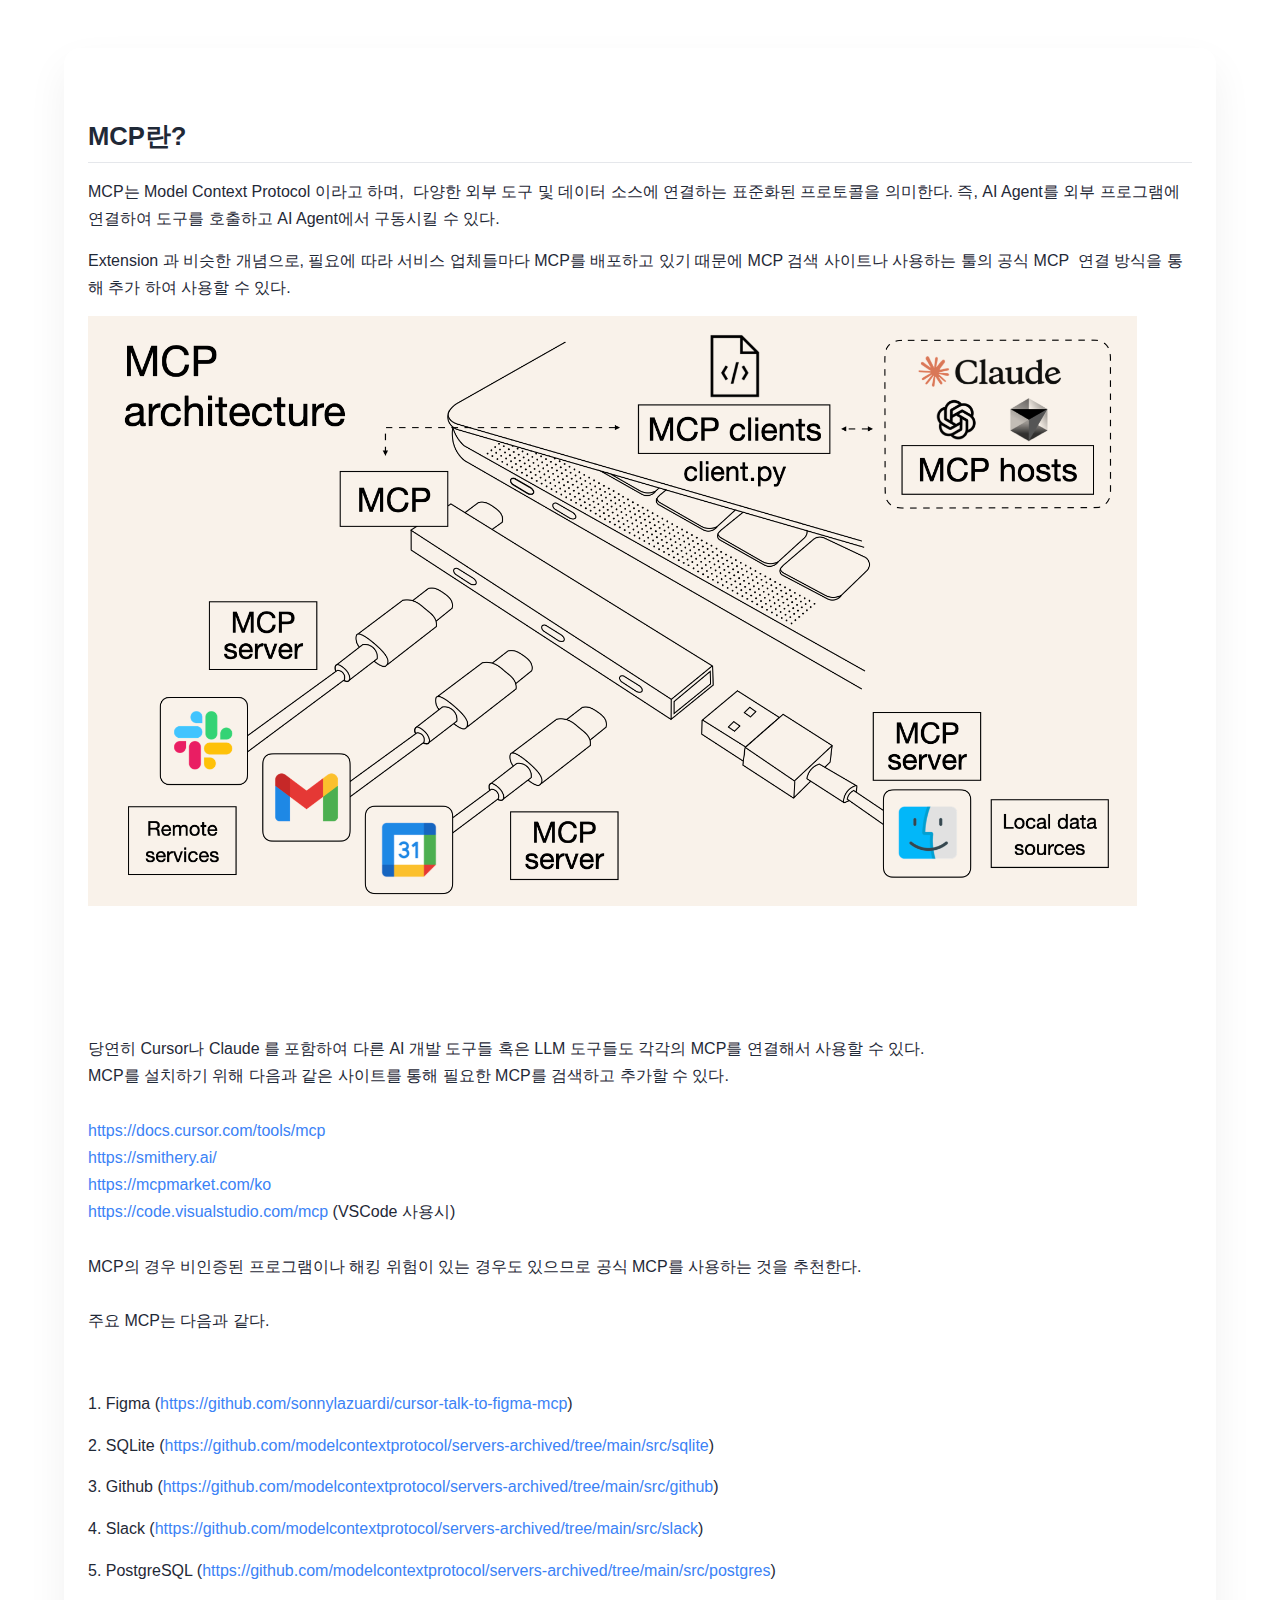
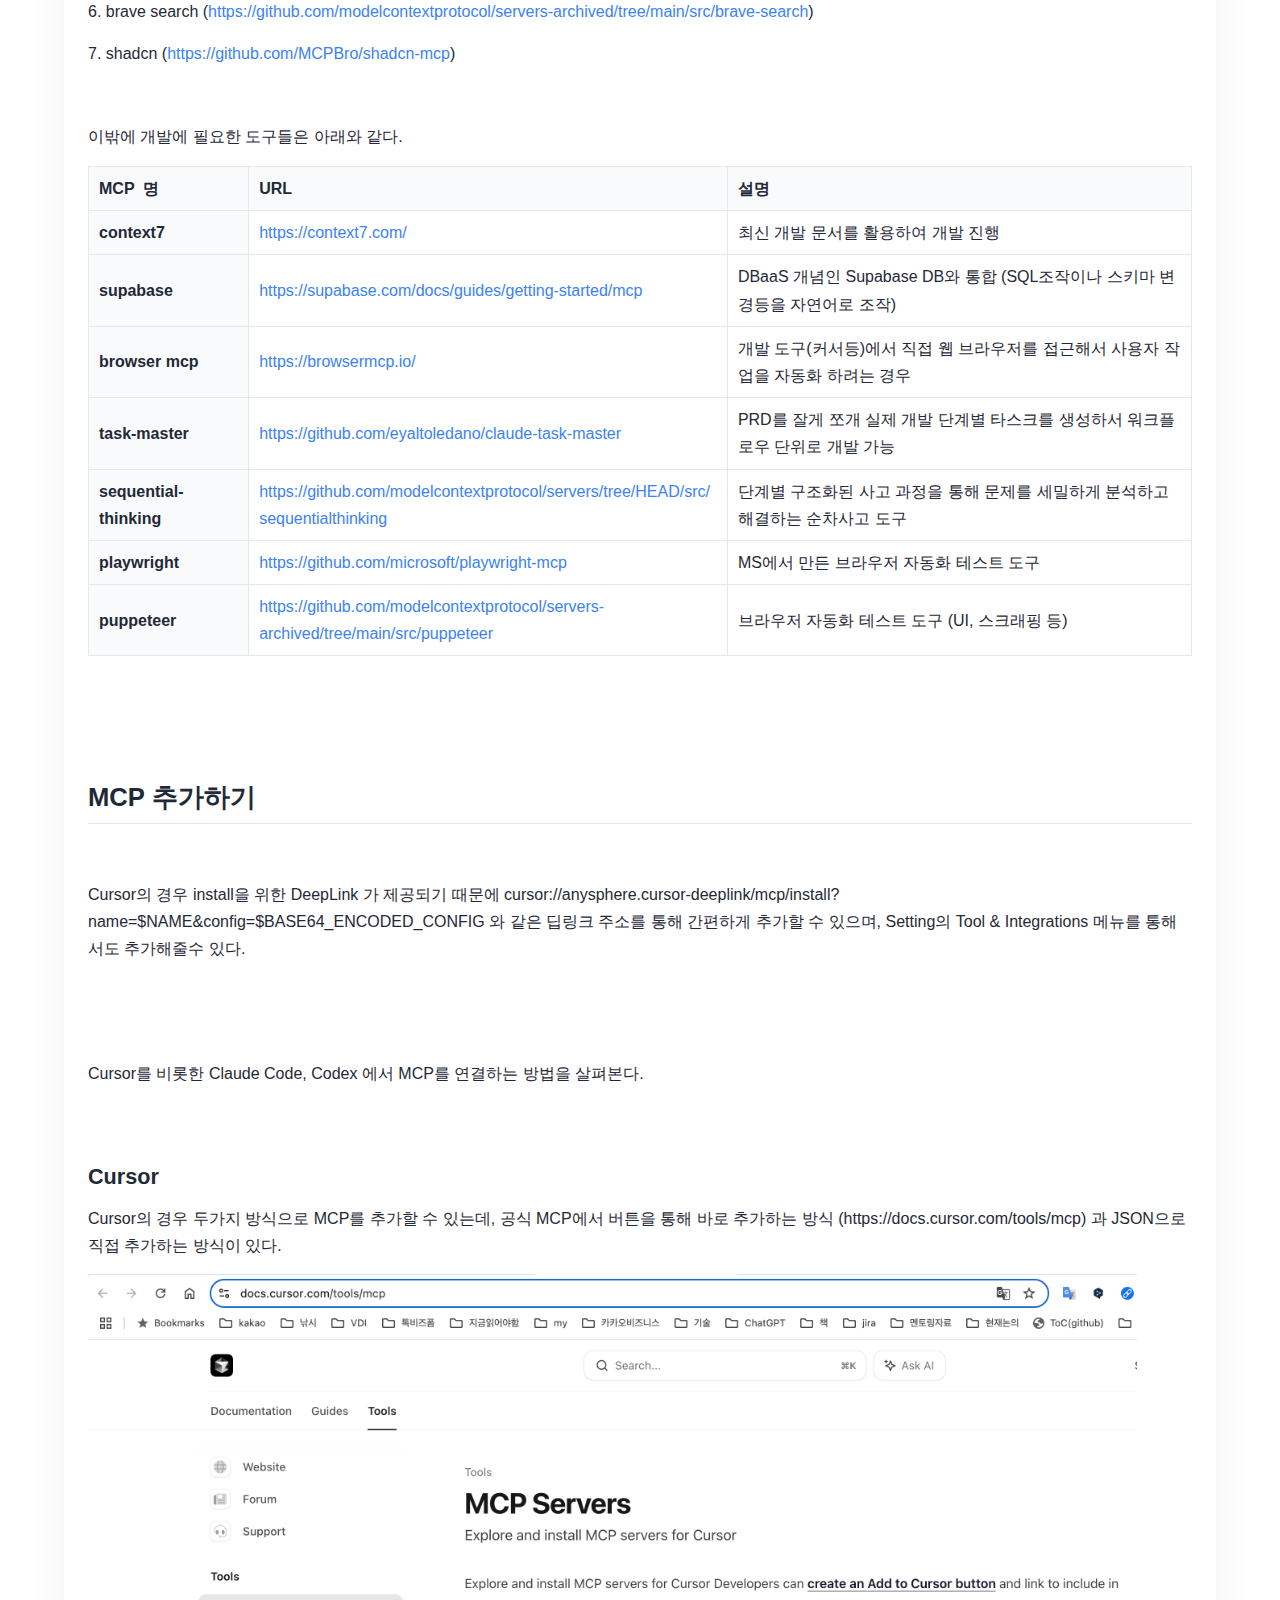
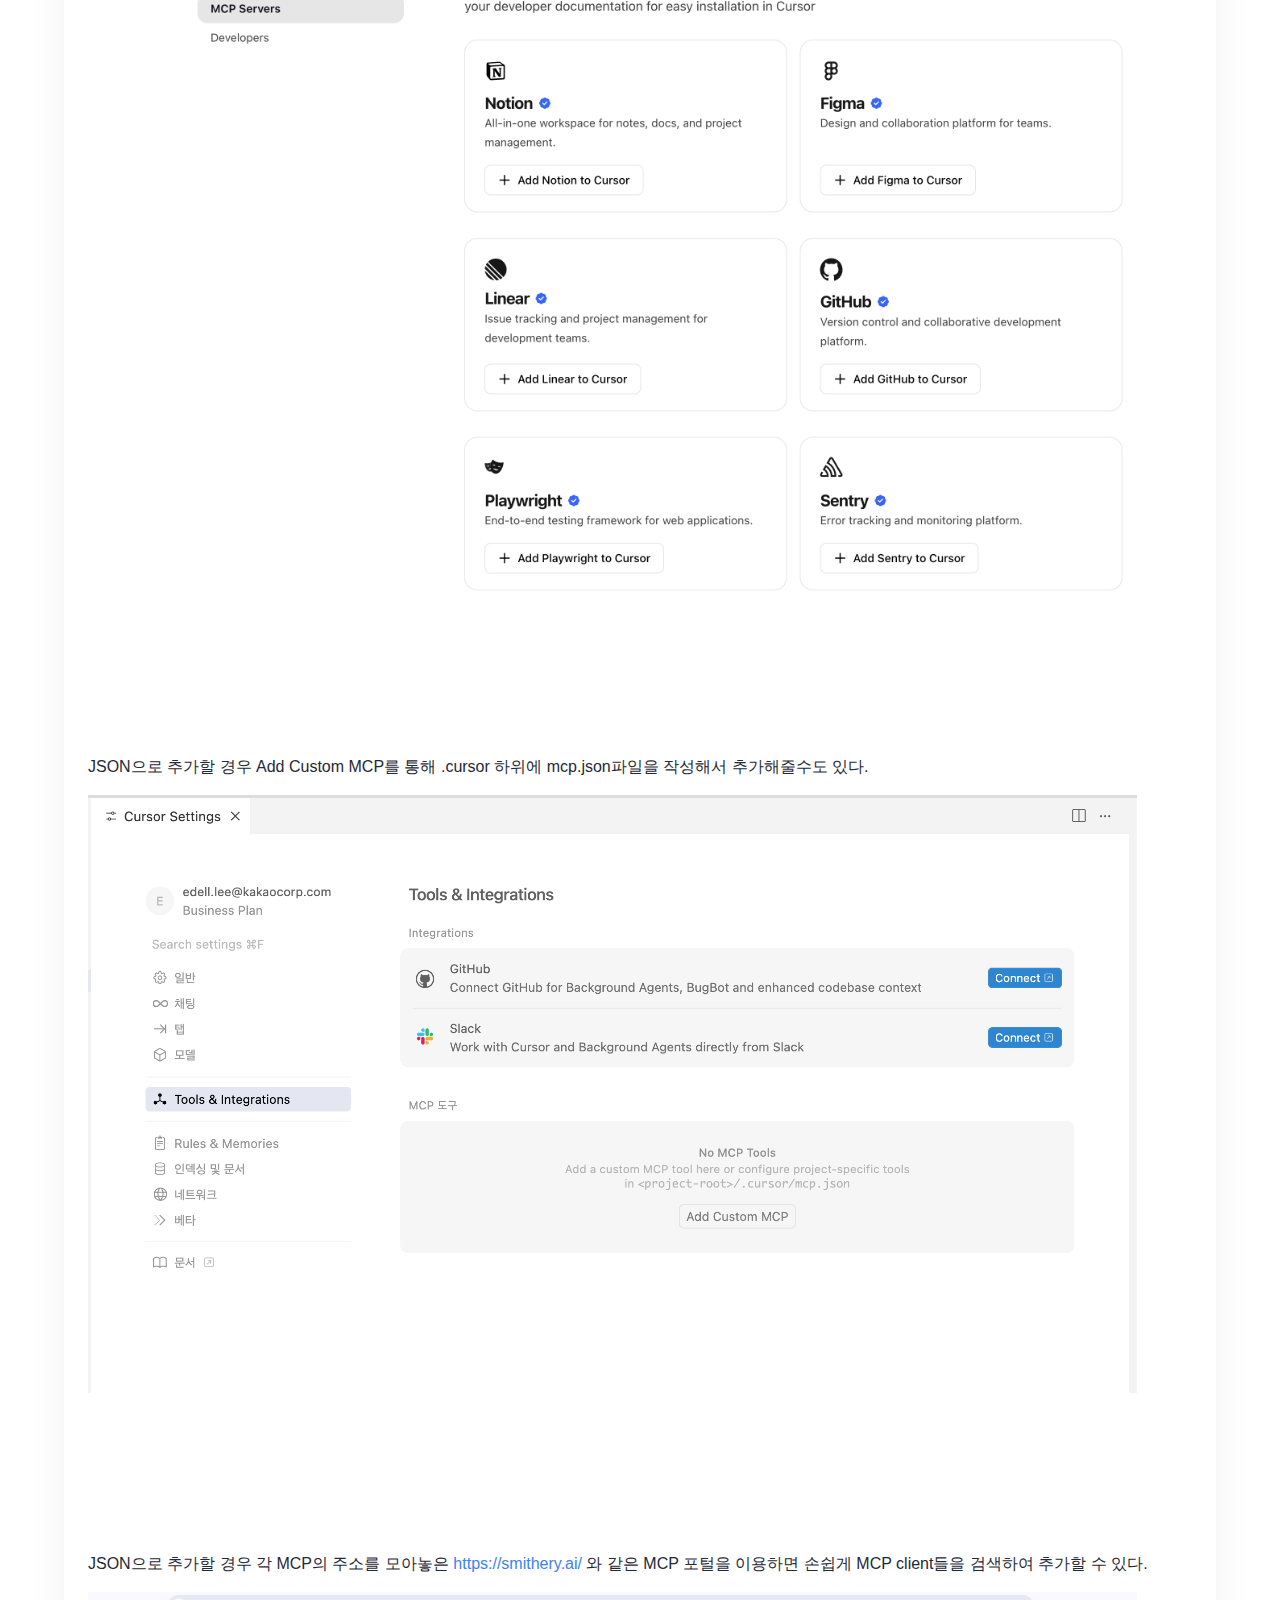
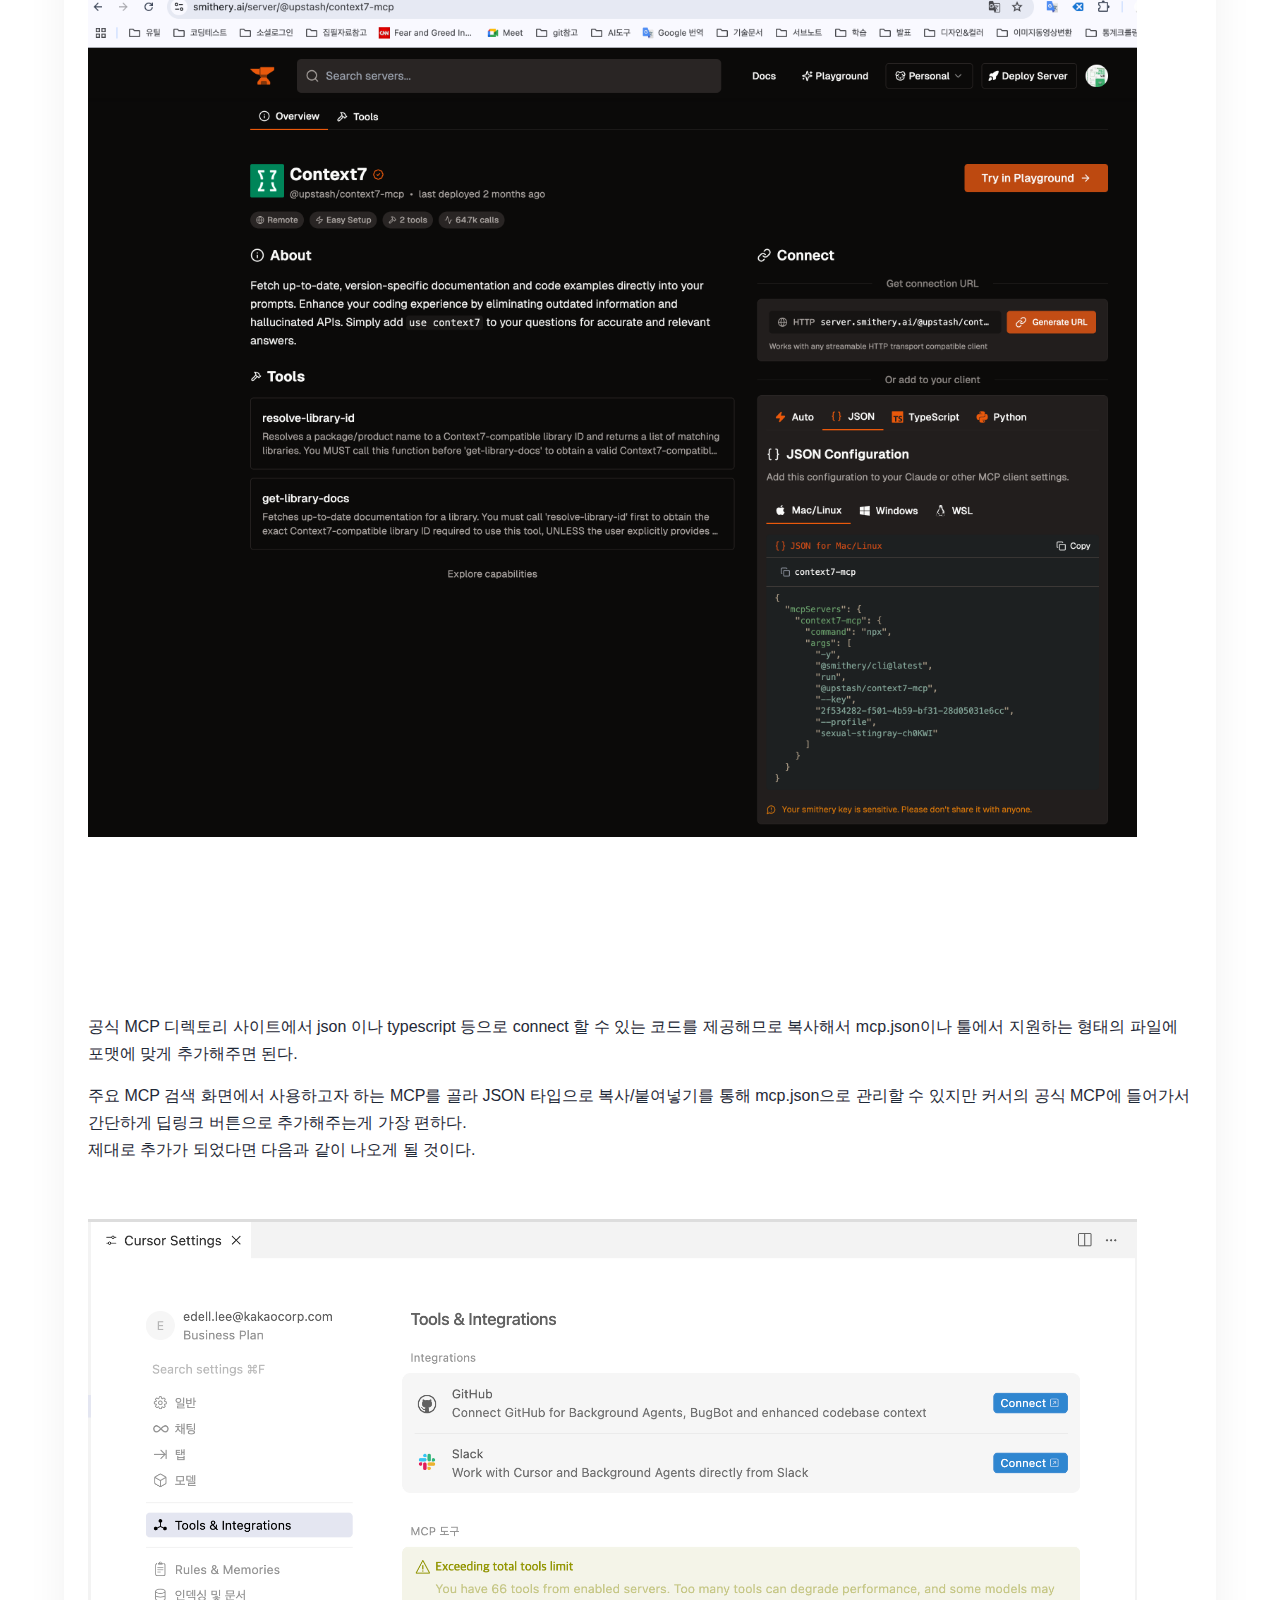
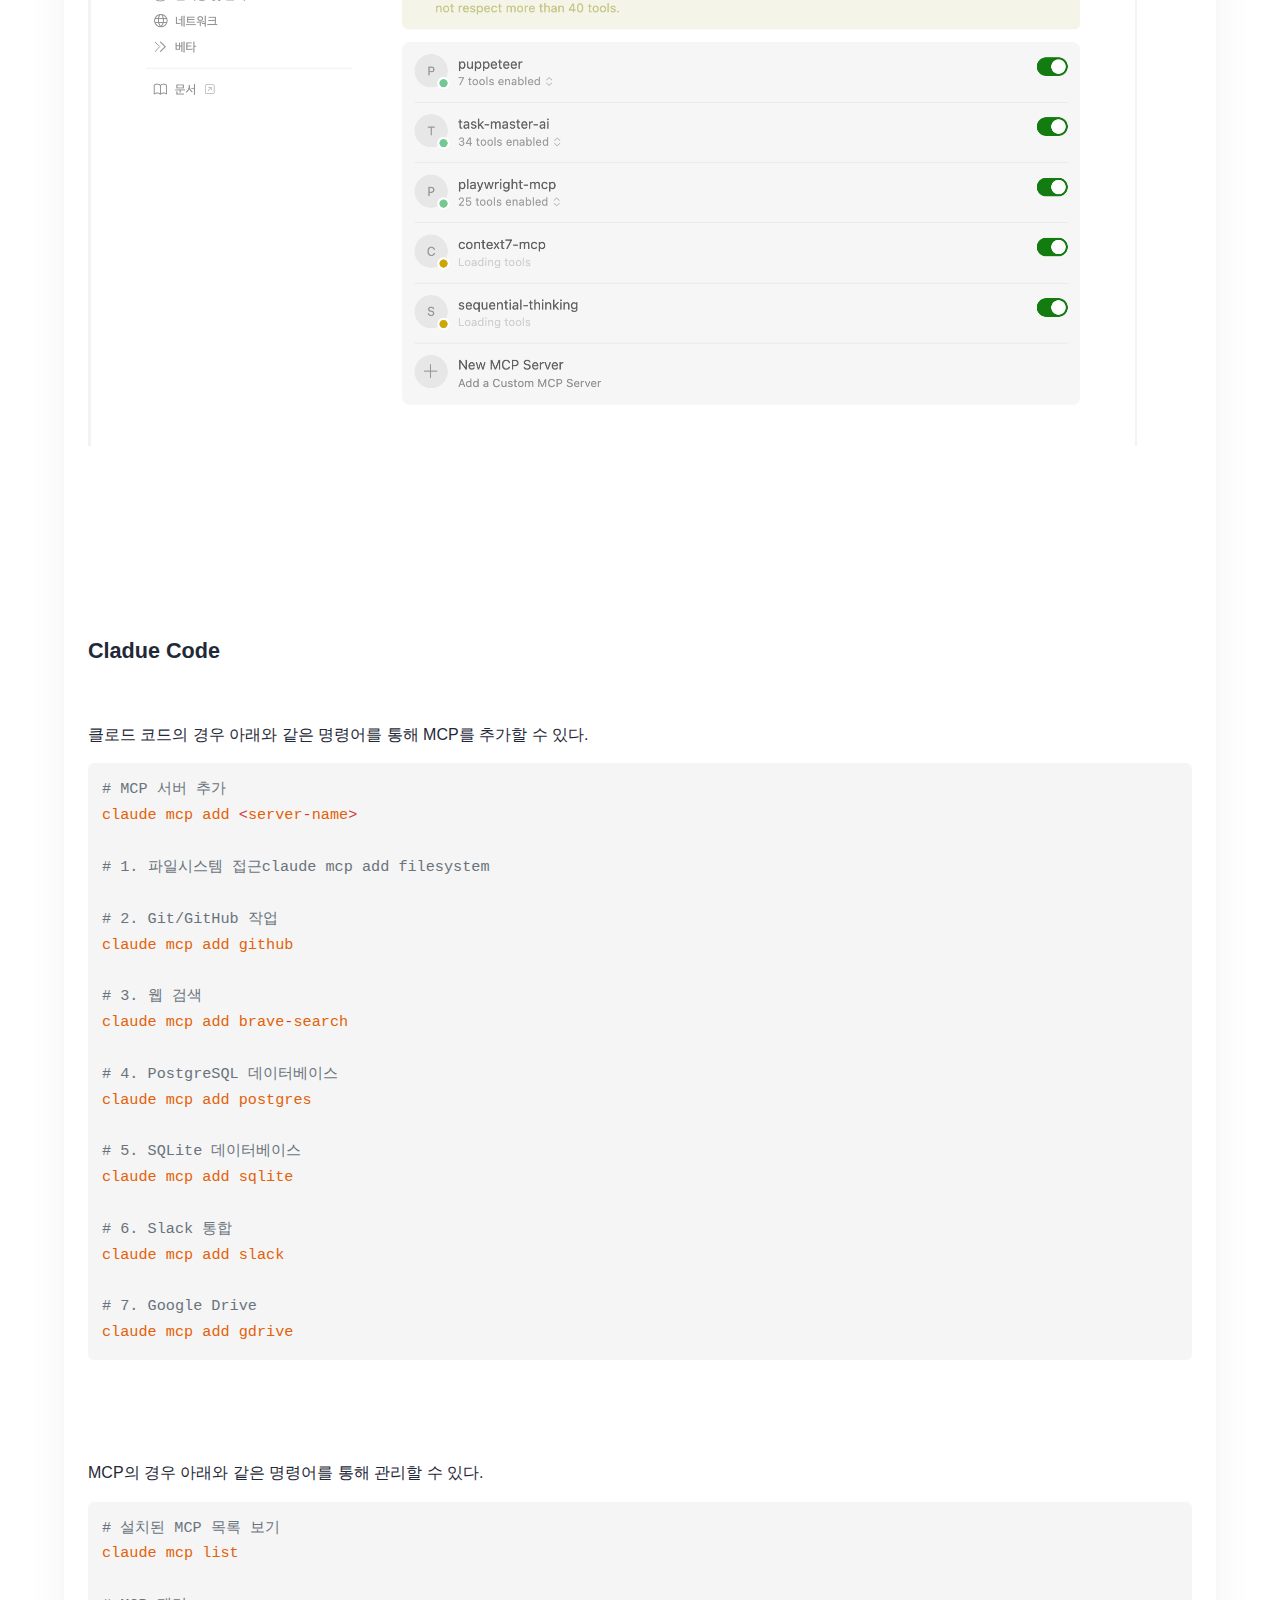
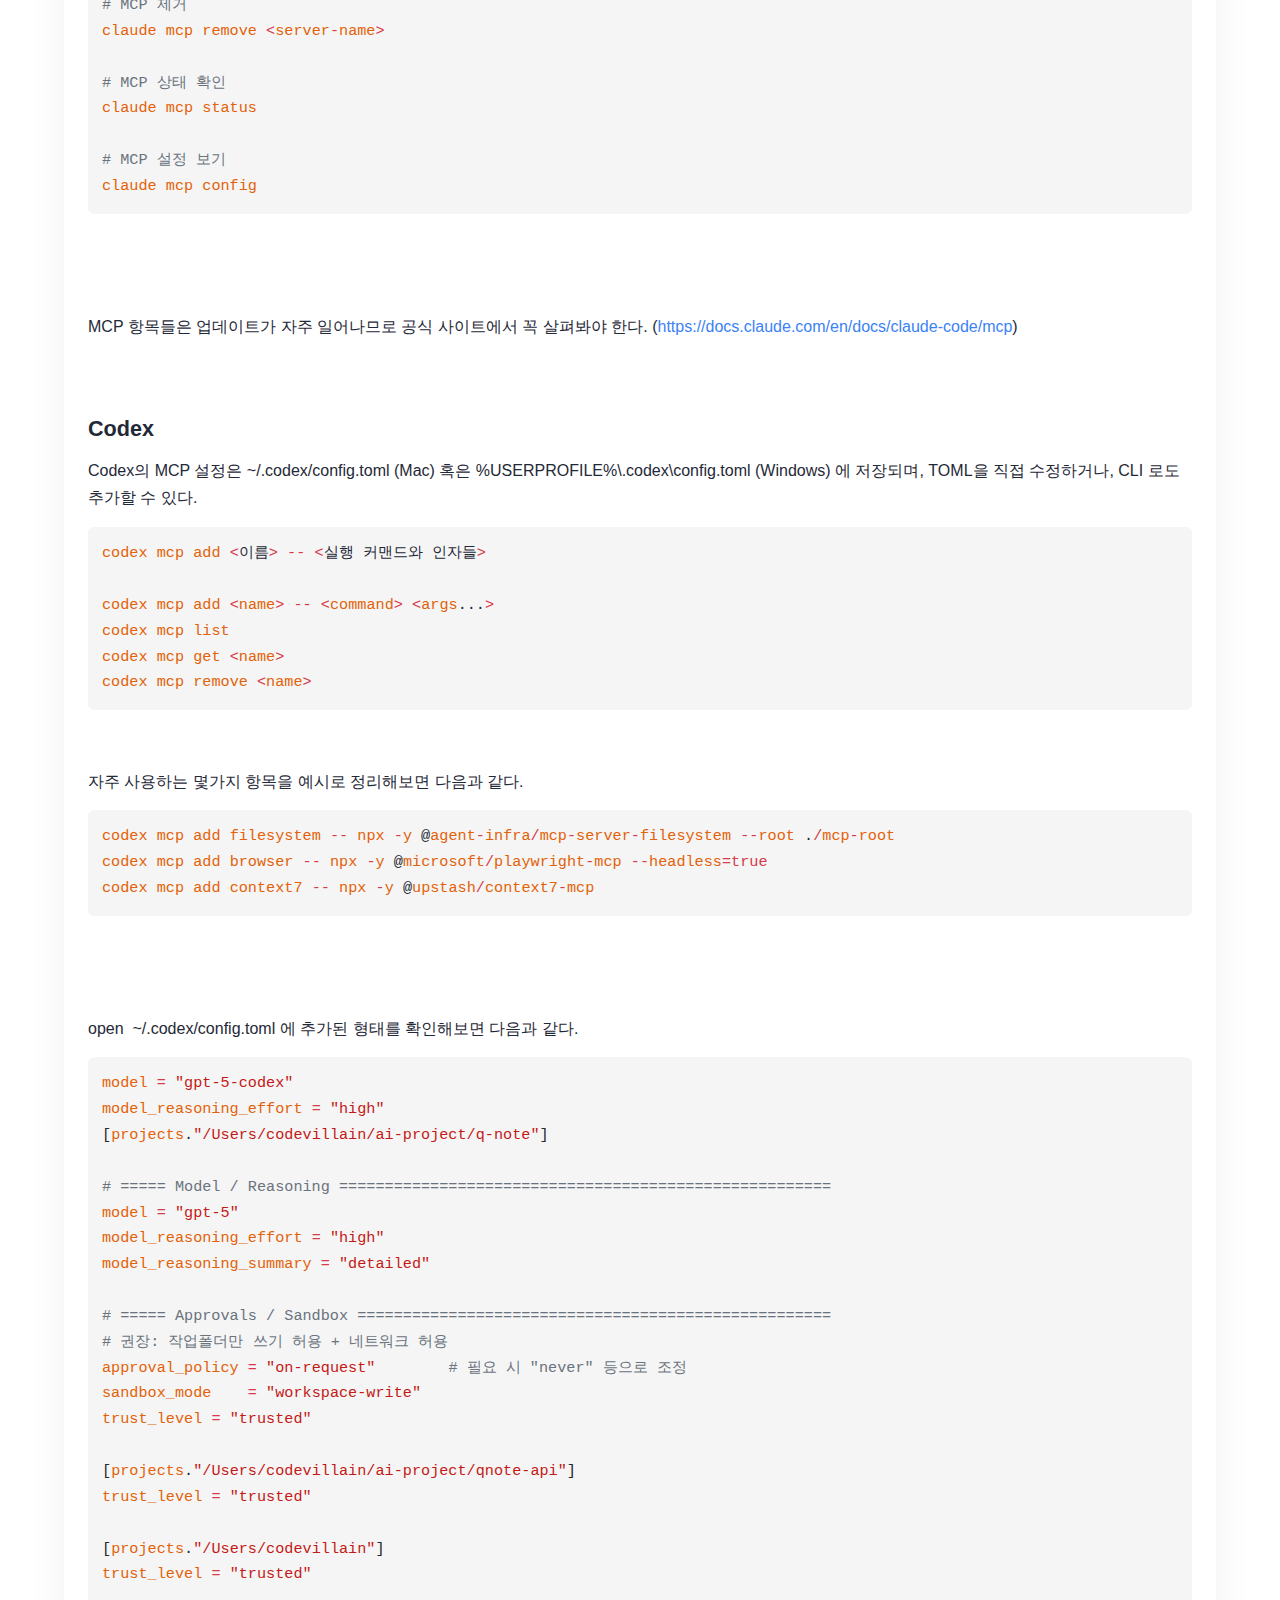
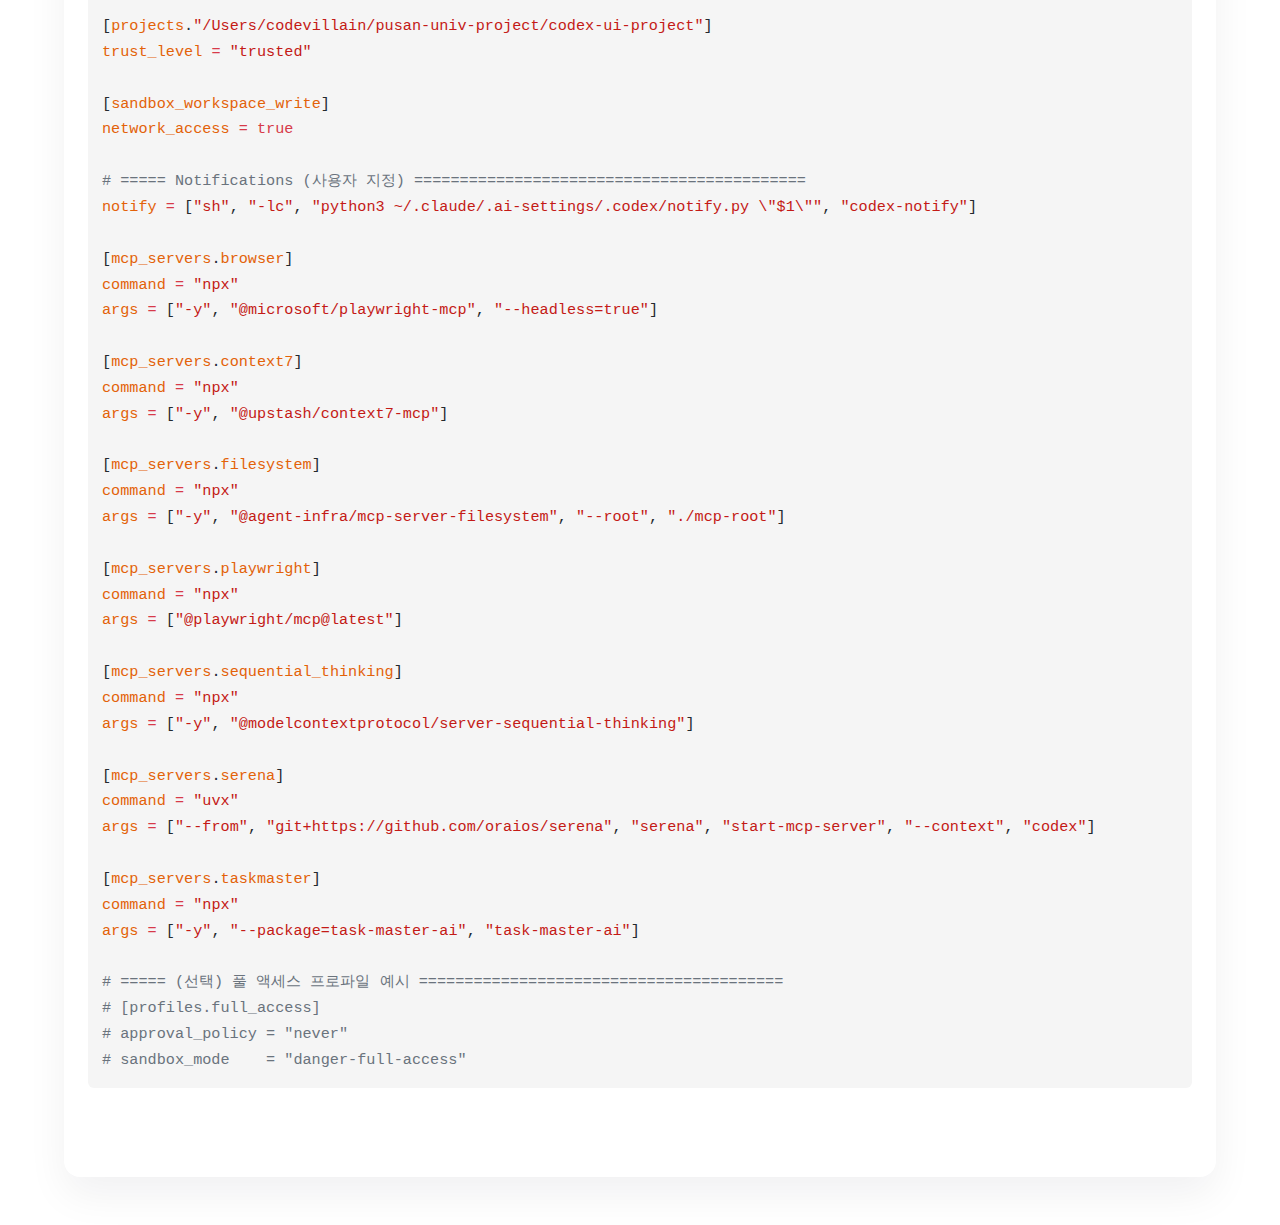
<file: docs/5. MCP를 활용한 고급 기능 사용하기/index.html>
<!DOCTYPE html>
<html lang="ko">
<head>
  <meta charset="UTF-8">
  <meta name="viewport" content="width=device-width, initial-scale=1.0">
  <title>5. MCP를 활용한 고급 기능 사용하기</title>
  <link rel="stylesheet" href="./qnote-export.css">
</head>
<body>
  <div class="container">
<html><head></head><body><h2 id="heading-1761491994913-224">MCP란?</h2><p>MCP는&nbsp;Model Context Protocol 이라고 하며,&nbsp;&nbsp;다양한 외부 도구 및 데이터 소스에 연결하는 표준화된 프로토콜을 의미한다. 즉, AI Agent를&nbsp;외부 프로그램에 연결하여 도구를 호출하고 AI Agent에서 구동시킬 수 있다.<br></p><p>Extension 과 비슷한 개념으로, 필요에 따라 서비스 업체들마다 MCP를 배포하고 있기 때문에 MCP 검색 사이트나 사용하는 툴의 공식 MCP&nbsp; 연결 방식을 통해 추가 하여 사용할 수 있다.&nbsp;</p><div class="image-wrapper" id="img-1761489368846" data-selectable="true" style="display: inline-block; position: relative; margin: 0px; max-width: 95%; overflow: hidden; box-sizing: border-box; width: 1149.5px; height: 655.266px;"><img src="file/image/2025/10/26/2615a3d1-4a05-4c8c-98cc-72f294b3ca16_1761489368843.png" style="width: 100%; height: auto; display: block;"></div><p><br></p><p>당연히&nbsp;Cursor나 Claude 를 포함하여 다른 AI 개발 도구들 혹은 LLM 도구들도 각각의 MCP를 연결해서 사용할 수 있다.<br>MCP를 설치하기 위해 다음과 같은 사이트를 통해 필요한 MCP를 검색하고 추가할 수 있다.<a href="https://docs.cursor.com/tools/mcp"><br><br>https://docs.cursor.com/tools/mcp</a><a href="https://smithery.ai/"><br>https://smithery.ai/</a><a href="https://mcpmarket.com/ko"><br>https://mcpmarket.com/ko</a><a href="https://code.visualstudio.com/mcp"><br>https://code.visualstudio.com/mcp</a>&nbsp;(VSCode 사용시)<br><br>MCP의 경우 비인증된 프로그램이나 해킹 위험이 있는 경우도 있으므로 공식 MCP를 사용하는 것을 추천한다.<br><br>주요 MCP는 다음과 같다.</p><p><br></p><p>1. Figma (<a href="https://github.com/sonnylazuardi/cursor-talk-to-figma-mcp">https://github.com/sonnylazuardi/cursor-talk-to-figma-mcp</a>)</p><p>2. SQLite (<a href="https://github.com/modelcontextprotocol/servers-archived/tree/main/src/sqlite">https://github.com/modelcontextprotocol/servers-archived/tree/main/src/sqlite</a>)</p><p>3. Github (<a href="https://github.com/modelcontextprotocol/servers-archived/tree/main/src/github">https://github.com/modelcontextprotocol/servers-archived/tree/main/src/github</a>)</p><p>4. Slack (<a href="https://github.com/modelcontextprotocol/servers-archived/tree/main/src/slack">https://github.com/modelcontextprotocol/servers-archived/tree/main/src/slack</a>)&nbsp;</p><p>5. PostgreSQL (<a href="https://github.com/modelcontextprotocol/servers-archived/tree/main/src/postgres">https://github.com/modelcontextprotocol/servers-archived/tree/main/src/postgres</a>)&nbsp;</p><p>6. brave search (<a href="https://github.com/modelcontextprotocol/servers-archived/tree/main/src/brave-search">https://github.com/modelcontextprotocol/servers-archived/tree/main/src/brave-search</a>)&nbsp;</p><p>7. shadcn (<a href="https://github.com/MCPBro/shadcn-mcp">https://github.com/MCPBro/shadcn-mcp</a>)<br></p><p><br></p><p>이밖에 개발에 필요한 도구들은 아래와 같다.&nbsp;</p><table class="sub-editor-table dragging-selection" data-style="complex" data-line="solid" style="width: 1459px;"><tbody><tr><th data-index="0" data-row="0" data-col="0" class="" style="width: 191px; min-width: 191px; max-width: 191px; white-space: pre-wrap; word-break: break-word; height: auto;" data-is-composing="1">MCP  명<div class="column-resizer" aria-hidden="true" data-resizer="column" style="position: absolute; top: 0px; right: -2px; width: 4px; height: 100%; cursor: col-resize; background: transparent; z-index: 10;"></div><div class="row-resizer" aria-hidden="true" data-resizer="row" style="position: absolute; bottom: -2px; left: 0px; width: 100%; height: 4px; cursor: row-resize; background: transparent; z-index: 10;"></div></th><th data-index="1" data-row="0" data-col="1" style="width: 645px; min-width: 645px; max-width: 645px; white-space: pre-wrap; word-break: break-word; height: auto;" class="">URL<div class="column-resizer" aria-hidden="true" data-resizer="column" style="position: absolute; top: 0px; right: -2px; width: 4px; height: 100%; cursor: col-resize; background: transparent; z-index: 10;"></div></th><th data-index="2" data-row="0" data-col="2" style="width: 623px; min-width: 623px; max-width: 623px; white-space: pre-wrap; word-break: break-word; height: auto;" class="" data-is-composing="1">설명<div class="column-resizer" aria-hidden="true" data-resizer="column" style="position: absolute; top: 0px; right: -2px; width: 4px; height: 100%; cursor: col-resize; background: transparent; z-index: 10;"></div></th></tr><tr><th data-index="3" data-row="1" data-col="0" style="width: 191px; min-width: 191px; max-width: 191px; white-space: pre-wrap; word-break: break-word; height: auto;" class="">context7<div class="row-resizer" aria-hidden="true" data-resizer="row" style="position: absolute; bottom: -2px; left: 0px; width: 100%; height: 4px; cursor: row-resize; background: transparent; z-index: 10;"></div></th><td data-index="4" data-row="1" data-col="1" style="width: 645px; min-width: 645px; max-width: 645px; white-space: pre-wrap; word-break: break-word; height: auto;" class=""><a href="https://context7.com/">https://context7.com/</a></td><td data-index="5" data-row="1" data-col="2" style="width: 623px; min-width: 623px; max-width: 623px; white-space: pre-wrap; word-break: break-word; height: auto;" class="">최신 개발 문서를 활용하여 개발 진행<br data-placeholder="table-cell"></td></tr><tr><th data-index="6" data-row="2" data-col="0" style="width: 191px; min-width: 191px; max-width: 191px; white-space: pre-wrap; word-break: break-word; height: auto;" class="">supabase<div class="row-resizer" aria-hidden="true" data-resizer="row" style="position: absolute; bottom: -2px; left: 0px; width: 100%; height: 4px; cursor: row-resize; background: transparent; z-index: 10;"></div></th><td data-index="7" data-row="2" data-col="1" style="width: 645px; min-width: 645px; max-width: 645px; white-space: pre-wrap; word-break: break-word; height: auto;" class=""><a href="https://supabase.com/docs/guides/getting-started/mcp">https://supabase.com/docs/guides/getting-started/mcp</a></td><td data-index="8" data-row="2" data-col="2" style="width: 623px; min-width: 623px; max-width: 623px; white-space: pre-wrap; word-break: break-word; height: auto;" class="">DBaaS 개념인 Supabase DB와 통합 (SQL조작이나 스키마 변경등을 자연어로 조작)<br data-placeholder="table-cell"></td></tr><tr><th data-index="9" data-row="3" data-col="0" style="width: 191px; min-width: 191px; max-width: 191px; white-space: pre-wrap; word-break: break-word; height: auto;" class="">browser mcp<div class="row-resizer" aria-hidden="true" data-resizer="row" style="position: absolute; bottom: -2px; left: 0px; width: 100%; height: 4px; cursor: row-resize; background: transparent; z-index: 10;"></div></th><td data-index="10" data-row="3" data-col="1" style="width: 645px; min-width: 645px; max-width: 645px; white-space: pre-wrap; word-break: break-word; height: auto;" class=""><a href="https://browsermcp.io/">https://browsermcp.io/</a></td><td data-index="11" data-row="3" data-col="2" style="width: 623px; min-width: 623px; max-width: 623px;">개발 도구(커서등)에서 직접 웹 브라우저를 접근해서 사용자 작업을 자동화 하려는 경우</td></tr><tr><th data-index="12" data-row="4" data-col="0" style="width: 191px; min-width: 191px; max-width: 191px; white-space: pre-wrap; word-break: break-word; height: auto;" class="">task-master<div class="row-resizer" aria-hidden="true" data-resizer="row" style="position: absolute; bottom: -2px; left: 0px; width: 100%; height: 4px; cursor: row-resize; background: transparent; z-index: 10;"></div></th><td data-index="13" data-row="4" data-col="1" style="width: 645px; min-width: 645px; max-width: 645px; white-space: pre-wrap; word-break: break-word; height: auto;" class=""><a href="https://github.com/eyaltoledano/claude-task-master">https://github.com/eyaltoledano/claude-task-master</a></td><td data-index="14" data-row="4" data-col="2" style="width: 623px; min-width: 623px; max-width: 623px;">PRD를 잘게 쪼개 실제 개발 단계별 타스크를 생성하서 워크플로우 단위로 개발 가능<br></td></tr><tr><th data-index="15" data-row="5" data-col="0" style="width: 191px; min-width: 191px; max-width: 191px; white-space: pre-wrap; word-break: break-word; height: auto;" class="">sequential-thinking<div class="row-resizer" aria-hidden="true" data-resizer="row" style="position: absolute; bottom: -2px; left: 0px; width: 100%; height: 4px; cursor: row-resize; background: transparent; z-index: 10;"></div></th><td data-index="16" data-row="5" data-col="1" style="width: 645px; min-width: 645px; max-width: 645px; white-space: pre-wrap; word-break: break-word; height: auto;" class=""><a href="https://github.com/modelcontextprotocol/servers/tree/HEAD/src/sequentialthinking">https://github.com/modelcontextprotocol/servers/tree/HEAD/src/sequentialthinking</a></td><td data-index="17" data-row="5" data-col="2" style="width: 623px; min-width: 623px; max-width: 623px;">단계별 구조화된 사고 과정을 통해 문제를 세밀하게 분석하고 해결하는 순차사고 도구<br></td></tr><tr><th data-index="18" data-row="6" data-col="0" style="width: 191px; min-width: 191px; max-width: 191px; white-space: pre-wrap; word-break: break-word; height: auto;" class="">playwright<div class="row-resizer" aria-hidden="true" data-resizer="row" style="position: absolute; bottom: -2px; left: 0px; width: 100%; height: 4px; cursor: row-resize; background: transparent; z-index: 10;"></div></th><td data-index="19" data-row="6" data-col="1" style="width: 645px; min-width: 645px; max-width: 645px; white-space: pre-wrap; word-break: break-word; height: auto;" class=""><a href="https://github.com/microsoft/playwright-mcp">https://github.com/microsoft/playwright-mcp</a></td><td data-index="20" data-row="6" data-col="2" style="width: 623px; min-width: 623px; max-width: 623px;">MS에서 만든 브라우저 자동화 테스트 도구<br></td></tr><tr style="min-height: 34px;"><th data-row="7" data-col="0" data-index="21" style="width: 191px; min-width: 191px; max-width: 191px; white-space: pre-wrap; word-break: break-word; height: auto;" class="">puppeteer</th><td data-row="7" data-col="1" data-index="22" style="width: 645px; min-width: 645px; max-width: 645px; white-space: pre-wrap; word-break: break-word; height: auto;" class=""><a href="https://github.com/modelcontextprotocol/servers-archived/tree/main/src/puppeteer">https://github.com/modelcontextprotocol/servers-archived/tree/main/src/puppeteer</a></td><td data-row="7" data-col="2" data-index="23" style="width: 623px; min-width: 623px; max-width: 623px;">브라우저 자동화 테스트 도구 (UI, 스크래핑 등)<br></td></tr></tbody></table><p><br></p><p><br></p><h2 id="heading-1761491981736-636">MCP 추가하기</h2><p><br></p><p>Cursor의 경우 install을 위한 DeepLink 가 제공되기 때문에&nbsp;cursor://anysphere.cursor-deeplink/mcp/install?name=$NAME&amp;config=$BASE64_ENCODED_CONFIG&nbsp;와 같은 딥링크 주소를 통해 간편하게 추가할 수 있으며, Setting의 Tool &amp; Integrations 메뉴를 통해서도 추가해줄수 있다.</p><p><br></p><p><br></p><p>Cursor를 비롯한 Claude Code, Codex 에서 MCP를 연결하는 방법을 살펴본다.</p><p><br></p><h3 id="heading-1761492052362-118">Cursor</h3><p>Cursor의 경우 두가지 방식으로 MCP를 추가할 수 있는데,&nbsp;공식 MCP에서 버튼을 통해 바로 추가하는 방식 (https://docs.cursor.com/tools/mcp) 과 JSON으로 직접 추가하는 방식이 있다.&nbsp;<br></p><div class="image-wrapper" id="img-1761489043325" data-selectable="true" style="display: inline-block; position: relative; margin: 0px; max-width: 95%; overflow: hidden; box-sizing: border-box; width: 1175.5px; height: 1057.05px;"><img src="file/image/2025/10/26/915a4e15-39ec-4fe2-b1ea-afd1349965fa_1761489043321.png" style="width: 100%; height: auto; display: block;"></div><p>JSON으로 추가할 경우 Add Custom MCP를 통해 .cursor 하위에 mcp.json파일을 작성해서 추가해줄수도 있다.<br></p><div class="image-wrapper" id="img-1761489065857" data-selectable="true" style="display: inline-block; position: relative; margin: 0px; max-width: 95%; overflow: hidden; box-sizing: border-box; width: 1258.5px; height: 691.234px;"><img src="file/image/2025/10/26/06997421-5ddf-477c-9e63-69f5ad0ec527_1761489065854.png" style="width: 100%; height: auto; display: block;"></div><p><br></p><p>JSON으로 추가할 경우 각 MCP의 주소를 모아놓은&nbsp;<a href="https://smithery.ai/">https://smithery.ai/</a>&nbsp;와 같은 MCP 포털을 이용하면 손쉽게 MCP client들을 검색하여 추가할 수 있다.&nbsp;</p><div class="image-wrapper" id="img-1761489084320" data-selectable="true" style="display: inline-block; position: relative; margin: 0px; max-width: 95%; overflow: hidden; box-sizing: border-box; width: 1203.5px; height: 998.396px;"><img src="file/image/2025/10/26/aa7c339e-cd73-4f12-b4c6-3e5a96ab75ca_1761489084316.png" style="width: 100%; height: auto; display: block;"></div><p>공식 MCP 디렉토리 사이트에서 json 이나 typescript 등으로 connect 할 수 있는 코드를 제공해므로 복사해서 mcp.json이나 툴에서 지원하는 형태의 파일에 포맷에 맞게 추가해주면 된다.</p><p>주요 MCP 검색 화면에서 사용하고자 하는 MCP를 골라 JSON 타입으로 복사/붙여넣기를 통해 mcp.json으로 관리할 수 있지만 커서의 공식 MCP에 들어가서 간단하게 딥링크 버튼으로 추가해주는게 가장 편하다.<br>제대로 추가가 되었다면 다음과 같이 나오게 될 것이다.<br></p><p><br></p><div class="image-wrapper" id="img-1761489102373" data-selectable="true" style="display: inline-block; position: relative; margin: 0px; max-width: 95%; overflow: hidden; box-sizing: border-box; width: 1212.5px; height: 975.964px;"><img src="file/image/2025/10/26/20ebe166-0164-4be7-af07-a638b5636939_1761489102370.png" style="width: 100%; height: auto; display: block;"></div><h3 id="heading-1761492386500-904">Cladue Code</h3><p><br></p><p>클로드 코드의 경우 아래와 같은 명령어를 통해 MCP를 추가할 수 있다.&nbsp;</p><div><pre><code class="language-bash"><span class="token comment" style="color: #6a737d"># MCP 서버 추가</span>
<span class="token variable" style="color: #e36209">claude</span> <span class="token variable" style="color: #e36209">mcp</span> <span class="token variable" style="color: #e36209">add</span> <span class="token operator" style="color: #d73a49">&lt;</span><span class="token variable" style="color: #e36209">server</span><span class="token operator" style="color: #d73a49">-</span><span class="token variable" style="color: #e36209">name</span><span class="token operator" style="color: #d73a49">&gt;</span>

<span class="token comment" style="color: #6a737d"># 1. 파일시스템 접근claude mcp add filesystem</span>

<span class="token comment" style="color: #6a737d"># 2. Git/GitHub 작업</span>
<span class="token variable" style="color: #e36209">claude</span> <span class="token variable" style="color: #e36209">mcp</span> <span class="token variable" style="color: #e36209">add</span> <span class="token variable" style="color: #e36209">github</span>

<span class="token comment" style="color: #6a737d"># 3. 웹 검색</span>
<span class="token variable" style="color: #e36209">claude</span> <span class="token variable" style="color: #e36209">mcp</span> <span class="token variable" style="color: #e36209">add</span> <span class="token variable" style="color: #e36209">brave</span><span class="token operator" style="color: #d73a49">-</span><span class="token variable" style="color: #e36209">search</span>

<span class="token comment" style="color: #6a737d"># 4. PostgreSQL 데이터베이스</span>
<span class="token variable" style="color: #e36209">claude</span> <span class="token variable" style="color: #e36209">mcp</span> <span class="token variable" style="color: #e36209">add</span> <span class="token variable" style="color: #e36209">postgres</span>

<span class="token comment" style="color: #6a737d"># 5. SQLite 데이터베이스</span>
<span class="token variable" style="color: #e36209">claude</span> <span class="token variable" style="color: #e36209">mcp</span> <span class="token variable" style="color: #e36209">add</span> <span class="token variable" style="color: #e36209">sqlite</span>

<span class="token comment" style="color: #6a737d"># 6. Slack 통합</span>
<span class="token variable" style="color: #e36209">claude</span> <span class="token variable" style="color: #e36209">mcp</span> <span class="token variable" style="color: #e36209">add</span> <span class="token variable" style="color: #e36209">slack</span>

<span class="token comment" style="color: #6a737d"># 7. Google Drive</span>
<span class="token variable" style="color: #e36209">claude</span> <span class="token variable" style="color: #e36209">mcp</span> <span class="token variable" style="color: #e36209">add</span> <span class="token variable" style="color: #e36209">gdrive</span></code></pre><p><br></p></div><p><br></p><p>MCP의 경우 아래와 같은 명령어를 통해 관리할 수 있다.&nbsp;</p><div><pre><code class="language-bash"><span class="token comment" style="color: #6a737d"># 설치된 MCP 목록 보기</span>
<span class="token variable" style="color: #e36209">claude</span> <span class="token variable" style="color: #e36209">mcp</span> <span class="token variable" style="color: #e36209">list</span>

<span class="token comment" style="color: #6a737d"># MCP 제거</span>
<span class="token variable" style="color: #e36209">claude</span> <span class="token variable" style="color: #e36209">mcp</span> <span class="token variable" style="color: #e36209">remove</span> <span class="token operator" style="color: #d73a49">&lt;</span><span class="token variable" style="color: #e36209">server</span><span class="token operator" style="color: #d73a49">-</span><span class="token variable" style="color: #e36209">name</span><span class="token operator" style="color: #d73a49">&gt;</span>

<span class="token comment" style="color: #6a737d"># MCP 상태 확인</span>
<span class="token variable" style="color: #e36209">claude</span> <span class="token variable" style="color: #e36209">mcp</span> <span class="token variable" style="color: #e36209">status</span>

<span class="token comment" style="color: #6a737d"># MCP 설정 보기</span>
<span class="token variable" style="color: #e36209">claude</span> <span class="token variable" style="color: #e36209">mcp</span> <span class="token variable" style="color: #e36209">config</span></code></pre><p><br></p></div><p><br></p><p>MCP 항목들은 업데이트가 자주 일어나므로 공식 사이트에서 꼭 살펴봐야 한다. (<a href="https://docs.claude.com/en/docs/claude-code/mcp" style="font-size: calc(16px + var(--font-size-adjustment, 0px)); background-color: var(--bg-color); font-family: -apple-system, BlinkMacSystemFont, &quot;Segoe UI&quot;, Roboto, &quot;Helvetica Neue&quot;, Arial, sans-serif;">https://docs.claude.com/en/docs/claude-code/mcp</a><span style="font-size: calc(16px + var(--font-size-adjustment, 0px)); background-color: var(--bg-color); font-family: -apple-system, BlinkMacSystemFont, &quot;Segoe UI&quot;, Roboto, &quot;Helvetica Neue&quot;, Arial, sans-serif;">)&nbsp;</span></p><p><br></p><h3 id="heading-1761492704932-136">Codex</h3><p>	Codex의 MCP 설정은 ~/.codex/config.toml (Mac) 혹은&nbsp;%USERPROFILE%\.codex\config.toml (Windows) 에 저장되며, TOML을 직접 수정하거나, CLI 로도 추가할 수 있다.&nbsp;</p><div><pre><code class="language-bash"><span class="token variable" style="color: #e36209">codex</span> <span class="token variable" style="color: #e36209">mcp</span> <span class="token variable" style="color: #e36209">add</span> <span class="token operator" style="color: #d73a49">&lt;</span>이름<span class="token operator" style="color: #d73a49">&gt;</span> <span class="token operator" style="color: #d73a49">-</span><span class="token operator" style="color: #d73a49">-</span> <span class="token operator" style="color: #d73a49">&lt;</span>실행 커맨드와 인자들<span class="token operator" style="color: #d73a49">&gt;</span>

<span class="token variable" style="color: #e36209">codex</span> <span class="token variable" style="color: #e36209">mcp</span> <span class="token variable" style="color: #e36209">add</span> <span class="token operator" style="color: #d73a49">&lt;</span><span class="token variable" style="color: #e36209">name</span><span class="token operator" style="color: #d73a49">&gt;</span> <span class="token operator" style="color: #d73a49">-</span><span class="token operator" style="color: #d73a49">-</span> <span class="token operator" style="color: #d73a49">&lt;</span><span class="token variable" style="color: #e36209">command</span><span class="token operator" style="color: #d73a49">&gt;</span> <span class="token operator" style="color: #d73a49">&lt;</span><span class="token variable" style="color: #e36209">args</span>...<span class="token operator" style="color: #d73a49">&gt;</span>
<span class="token variable" style="color: #e36209">codex</span> <span class="token variable" style="color: #e36209">mcp</span> <span class="token variable" style="color: #e36209">list</span>
<span class="token variable" style="color: #e36209">codex</span> <span class="token variable" style="color: #e36209">mcp</span> <span class="token variable" style="color: #e36209">get</span> <span class="token operator" style="color: #d73a49">&lt;</span><span class="token variable" style="color: #e36209">name</span><span class="token operator" style="color: #d73a49">&gt;</span>
<span class="token variable" style="color: #e36209">codex</span> <span class="token variable" style="color: #e36209">mcp</span> <span class="token variable" style="color: #e36209">remove</span> <span class="token operator" style="color: #d73a49">&lt;</span><span class="token variable" style="color: #e36209">name</span><span class="token operator" style="color: #d73a49">&gt;</span></code></pre><p><br></p></div><p>자주 사용하는 몇가지 항목을 예시로 정리해보면 다음과 같다.&nbsp;</p><div><pre><code class="language-bash"><span class="token variable" style="color: #e36209">codex</span> <span class="token variable" style="color: #e36209">mcp</span> <span class="token variable" style="color: #e36209">add</span> <span class="token variable" style="color: #e36209">filesystem</span> <span class="token operator" style="color: #d73a49">-</span><span class="token operator" style="color: #d73a49">-</span> <span class="token variable" style="color: #e36209">npx</span> <span class="token operator" style="color: #d73a49">-</span><span class="token variable" style="color: #e36209">y</span> @<span class="token variable" style="color: #e36209">agent</span><span class="token operator" style="color: #d73a49">-</span><span class="token variable" style="color: #e36209">infra</span><span class="token operator" style="color: #d73a49">/</span><span class="token variable" style="color: #e36209">mcp</span><span class="token operator" style="color: #d73a49">-</span><span class="token variable" style="color: #e36209">server</span><span class="token operator" style="color: #d73a49">-</span><span class="token variable" style="color: #e36209">filesystem</span> <span class="token operator" style="color: #d73a49">-</span><span class="token operator" style="color: #d73a49">-</span><span class="token variable" style="color: #e36209">root</span> .<span class="token operator" style="color: #d73a49">/</span><span class="token variable" style="color: #e36209">mcp</span><span class="token operator" style="color: #d73a49">-</span><span class="token variable" style="color: #e36209">root</span>
<span class="token variable" style="color: #e36209">codex</span> <span class="token variable" style="color: #e36209">mcp</span> <span class="token variable" style="color: #e36209">add</span> <span class="token variable" style="color: #e36209">browser</span> <span class="token operator" style="color: #d73a49">-</span><span class="token operator" style="color: #d73a49">-</span> <span class="token variable" style="color: #e36209">npx</span> <span class="token operator" style="color: #d73a49">-</span><span class="token variable" style="color: #e36209">y</span> @<span class="token variable" style="color: #e36209">microsoft</span><span class="token operator" style="color: #d73a49">/</span><span class="token variable" style="color: #e36209">playwright</span><span class="token operator" style="color: #d73a49">-</span><span class="token variable" style="color: #e36209">mcp</span> <span class="token operator" style="color: #d73a49">-</span><span class="token operator" style="color: #d73a49">-</span><span class="token variable" style="color: #e36209">headless</span><span class="token operator" style="color: #d73a49">=</span><span class="token keyword" style="color: #d73a49">true</span>
<span class="token variable" style="color: #e36209">codex</span> <span class="token variable" style="color: #e36209">mcp</span> <span class="token variable" style="color: #e36209">add</span> <span class="token variable" style="color: #e36209">context7</span> <span class="token operator" style="color: #d73a49">-</span><span class="token operator" style="color: #d73a49">-</span> <span class="token variable" style="color: #e36209">npx</span> <span class="token operator" style="color: #d73a49">-</span><span class="token variable" style="color: #e36209">y</span> @<span class="token variable" style="color: #e36209">upstash</span><span class="token operator" style="color: #d73a49">/</span><span class="token variable" style="color: #e36209">context7</span><span class="token operator" style="color: #d73a49">-</span><span class="token variable" style="color: #e36209">mcp</span></code></pre><p><br></p></div><p><br></p><p>open&nbsp; ~/.codex/config.toml 에 추가된 형태를 확인해보면 다음과 같다.&nbsp;</p><div><pre><code class="language-bash"><span class="token variable" style="color: #e36209">model</span> <span class="token operator" style="color: #d73a49">=</span> <span class="token string" style="color: #c41a16">"gpt-5-codex"</span>
<span class="token variable" style="color: #e36209">model_reasoning_effort</span> <span class="token operator" style="color: #d73a49">=</span> <span class="token string" style="color: #c41a16">"high"</span>
<span class="token punctuation" style="color: #24292e">[</span><span class="token variable" style="color: #e36209">projects</span>.<span class="token string" style="color: #c41a16">"/Users/codevillain/ai-project/q-note"</span><span class="token punctuation" style="color: #24292e">]</span>

<span class="token comment" style="color: #6a737d"># ===== Model / Reasoning ======================================================</span>
<span class="token variable" style="color: #e36209">model</span> <span class="token operator" style="color: #d73a49">=</span> <span class="token string" style="color: #c41a16">"gpt-5"</span>
<span class="token variable" style="color: #e36209">model_reasoning_effort</span> <span class="token operator" style="color: #d73a49">=</span> <span class="token string" style="color: #c41a16">"high"</span>
<span class="token variable" style="color: #e36209">model_reasoning_summary</span> <span class="token operator" style="color: #d73a49">=</span> <span class="token string" style="color: #c41a16">"detailed"</span>

<span class="token comment" style="color: #6a737d"># ===== Approvals / Sandbox ====================================================</span>
<span class="token comment" style="color: #6a737d"># 권장: 작업폴더만 쓰기 허용 + 네트워크 허용</span>
<span class="token variable" style="color: #e36209">approval_policy</span> <span class="token operator" style="color: #d73a49">=</span> <span class="token string" style="color: #c41a16">"on-request"</span>        <span class="token comment" style="color: #6a737d"># 필요 시 "never" 등으로 조정</span>
<span class="token variable" style="color: #e36209">sandbox_mode</span>    <span class="token operator" style="color: #d73a49">=</span> <span class="token string" style="color: #c41a16">"workspace-write"</span>
<span class="token variable" style="color: #e36209">trust_level</span> <span class="token operator" style="color: #d73a49">=</span> <span class="token string" style="color: #c41a16">"trusted"</span>

<span class="token punctuation" style="color: #24292e">[</span><span class="token variable" style="color: #e36209">projects</span>.<span class="token string" style="color: #c41a16">"/Users/codevillain/ai-project/qnote-api"</span><span class="token punctuation" style="color: #24292e">]</span>
<span class="token variable" style="color: #e36209">trust_level</span> <span class="token operator" style="color: #d73a49">=</span> <span class="token string" style="color: #c41a16">"trusted"</span>

<span class="token punctuation" style="color: #24292e">[</span><span class="token variable" style="color: #e36209">projects</span>.<span class="token string" style="color: #c41a16">"/Users/codevillain"</span><span class="token punctuation" style="color: #24292e">]</span>
<span class="token variable" style="color: #e36209">trust_level</span> <span class="token operator" style="color: #d73a49">=</span> <span class="token string" style="color: #c41a16">"trusted"</span>

<span class="token punctuation" style="color: #24292e">[</span><span class="token variable" style="color: #e36209">projects</span>.<span class="token string" style="color: #c41a16">"/Users/codevillain/pusan-univ-project/codex-ui-project"</span><span class="token punctuation" style="color: #24292e">]</span>
<span class="token variable" style="color: #e36209">trust_level</span> <span class="token operator" style="color: #d73a49">=</span> <span class="token string" style="color: #c41a16">"trusted"</span>

<span class="token punctuation" style="color: #24292e">[</span><span class="token variable" style="color: #e36209">sandbox_workspace_write</span><span class="token punctuation" style="color: #24292e">]</span>
<span class="token variable" style="color: #e36209">network_access</span> <span class="token operator" style="color: #d73a49">=</span> <span class="token keyword" style="color: #d73a49">true</span>

<span class="token comment" style="color: #6a737d"># ===== Notifications (사용자 지정) ===========================================</span>
<span class="token variable" style="color: #e36209">notify</span> <span class="token operator" style="color: #d73a49">=</span> <span class="token punctuation" style="color: #24292e">[</span><span class="token string" style="color: #c41a16">"sh"</span><span class="token punctuation" style="color: #24292e">,</span> <span class="token string" style="color: #c41a16">"-lc"</span><span class="token punctuation" style="color: #24292e">,</span> <span class="token string" style="color: #c41a16">"python3 ~/.claude/.ai-settings/.codex/notify.py \"$1\""</span><span class="token punctuation" style="color: #24292e">,</span> <span class="token string" style="color: #c41a16">"codex-notify"</span><span class="token punctuation" style="color: #24292e">]</span>

<span class="token punctuation" style="color: #24292e">[</span><span class="token variable" style="color: #e36209">mcp_servers</span>.<span class="token variable" style="color: #e36209">browser</span><span class="token punctuation" style="color: #24292e">]</span>
<span class="token variable" style="color: #e36209">command</span> <span class="token operator" style="color: #d73a49">=</span> <span class="token string" style="color: #c41a16">"npx"</span>
<span class="token variable" style="color: #e36209">args</span> <span class="token operator" style="color: #d73a49">=</span> <span class="token punctuation" style="color: #24292e">[</span><span class="token string" style="color: #c41a16">"-y"</span><span class="token punctuation" style="color: #24292e">,</span> <span class="token string" style="color: #c41a16">"@microsoft/playwright-mcp"</span><span class="token punctuation" style="color: #24292e">,</span> <span class="token string" style="color: #c41a16">"--headless=true"</span><span class="token punctuation" style="color: #24292e">]</span>

<span class="token punctuation" style="color: #24292e">[</span><span class="token variable" style="color: #e36209">mcp_servers</span>.<span class="token variable" style="color: #e36209">context7</span><span class="token punctuation" style="color: #24292e">]</span>
<span class="token variable" style="color: #e36209">command</span> <span class="token operator" style="color: #d73a49">=</span> <span class="token string" style="color: #c41a16">"npx"</span>
<span class="token variable" style="color: #e36209">args</span> <span class="token operator" style="color: #d73a49">=</span> <span class="token punctuation" style="color: #24292e">[</span><span class="token string" style="color: #c41a16">"-y"</span><span class="token punctuation" style="color: #24292e">,</span> <span class="token string" style="color: #c41a16">"@upstash/context7-mcp"</span><span class="token punctuation" style="color: #24292e">]</span>

<span class="token punctuation" style="color: #24292e">[</span><span class="token variable" style="color: #e36209">mcp_servers</span>.<span class="token variable" style="color: #e36209">filesystem</span><span class="token punctuation" style="color: #24292e">]</span>
<span class="token variable" style="color: #e36209">command</span> <span class="token operator" style="color: #d73a49">=</span> <span class="token string" style="color: #c41a16">"npx"</span>
<span class="token variable" style="color: #e36209">args</span> <span class="token operator" style="color: #d73a49">=</span> <span class="token punctuation" style="color: #24292e">[</span><span class="token string" style="color: #c41a16">"-y"</span><span class="token punctuation" style="color: #24292e">,</span> <span class="token string" style="color: #c41a16">"@agent-infra/mcp-server-filesystem"</span><span class="token punctuation" style="color: #24292e">,</span> <span class="token string" style="color: #c41a16">"--root"</span><span class="token punctuation" style="color: #24292e">,</span> <span class="token string" style="color: #c41a16">"./mcp-root"</span><span class="token punctuation" style="color: #24292e">]</span>

<span class="token punctuation" style="color: #24292e">[</span><span class="token variable" style="color: #e36209">mcp_servers</span>.<span class="token variable" style="color: #e36209">playwright</span><span class="token punctuation" style="color: #24292e">]</span>
<span class="token variable" style="color: #e36209">command</span> <span class="token operator" style="color: #d73a49">=</span> <span class="token string" style="color: #c41a16">"npx"</span>
<span class="token variable" style="color: #e36209">args</span> <span class="token operator" style="color: #d73a49">=</span> <span class="token punctuation" style="color: #24292e">[</span><span class="token string" style="color: #c41a16">"@playwright/mcp@latest"</span><span class="token punctuation" style="color: #24292e">]</span>

<span class="token punctuation" style="color: #24292e">[</span><span class="token variable" style="color: #e36209">mcp_servers</span>.<span class="token variable" style="color: #e36209">sequential_thinking</span><span class="token punctuation" style="color: #24292e">]</span>
<span class="token variable" style="color: #e36209">command</span> <span class="token operator" style="color: #d73a49">=</span> <span class="token string" style="color: #c41a16">"npx"</span>
<span class="token variable" style="color: #e36209">args</span> <span class="token operator" style="color: #d73a49">=</span> <span class="token punctuation" style="color: #24292e">[</span><span class="token string" style="color: #c41a16">"-y"</span><span class="token punctuation" style="color: #24292e">,</span> <span class="token string" style="color: #c41a16">"@modelcontextprotocol/server-sequential-thinking"</span><span class="token punctuation" style="color: #24292e">]</span>

<span class="token punctuation" style="color: #24292e">[</span><span class="token variable" style="color: #e36209">mcp_servers</span>.<span class="token variable" style="color: #e36209">serena</span><span class="token punctuation" style="color: #24292e">]</span>
<span class="token variable" style="color: #e36209">command</span> <span class="token operator" style="color: #d73a49">=</span> <span class="token string" style="color: #c41a16">"uvx"</span>
<span class="token variable" style="color: #e36209">args</span> <span class="token operator" style="color: #d73a49">=</span> <span class="token punctuation" style="color: #24292e">[</span><span class="token string" style="color: #c41a16">"--from"</span><span class="token punctuation" style="color: #24292e">,</span> <span class="token string" style="color: #c41a16">"git+https://github.com/oraios/serena"</span><span class="token punctuation" style="color: #24292e">,</span> <span class="token string" style="color: #c41a16">"serena"</span><span class="token punctuation" style="color: #24292e">,</span> <span class="token string" style="color: #c41a16">"start-mcp-server"</span><span class="token punctuation" style="color: #24292e">,</span> <span class="token string" style="color: #c41a16">"--context"</span><span class="token punctuation" style="color: #24292e">,</span> <span class="token string" style="color: #c41a16">"codex"</span><span class="token punctuation" style="color: #24292e">]</span>

<span class="token punctuation" style="color: #24292e">[</span><span class="token variable" style="color: #e36209">mcp_servers</span>.<span class="token variable" style="color: #e36209">taskmaster</span><span class="token punctuation" style="color: #24292e">]</span>
<span class="token variable" style="color: #e36209">command</span> <span class="token operator" style="color: #d73a49">=</span> <span class="token string" style="color: #c41a16">"npx"</span>
<span class="token variable" style="color: #e36209">args</span> <span class="token operator" style="color: #d73a49">=</span> <span class="token punctuation" style="color: #24292e">[</span><span class="token string" style="color: #c41a16">"-y"</span><span class="token punctuation" style="color: #24292e">,</span> <span class="token string" style="color: #c41a16">"--package=task-master-ai"</span><span class="token punctuation" style="color: #24292e">,</span> <span class="token string" style="color: #c41a16">"task-master-ai"</span><span class="token punctuation" style="color: #24292e">]</span>

<span class="token comment" style="color: #6a737d"># ===== (선택) 풀 액세스 프로파일 예시 ========================================</span>
<span class="token comment" style="color: #6a737d"># [profiles.full_access]</span>
<span class="token comment" style="color: #6a737d"># approval_policy = "never"</span>
<span class="token comment" style="color: #6a737d"># sandbox_mode    = "danger-full-access"</span></code></pre><p><br></p></div></body></html>
  </div>
</body>
</html>
</file>
<file: docs/1. AI 코딩 도구를 활용한 개발 실무 Workshop/qnote-export.css>
/* QNote HTML Export CSS */

:root {
  --qnote-fg: #1f2937;
  --qnote-bg: #ffffff;
  --qnote-muted: #6b7280;
  --qnote-border: #e5e7eb;
  --qnote-accent: #3b82f6;
  --qnote-code-bg: #f5f5f5;
}

html, body {
  padding: 0; margin: 0;
  background: var(--qnote-bg);
  color: var(--qnote-fg);
  -webkit-font-smoothing: antialiased;
  -moz-osx-font-smoothing: grayscale;
}

body {
  font-family: -apple-system, BlinkMacSystemFont, "Segoe UI", Roboto, "Helvetica Neue", Arial, "Apple SD Gothic Neo", "Noto Sans KR", "Malgun Gothic", sans-serif;
  line-height: 1.7;
  display: flex;
  justify-content: center;
  align-items: flex-start;
}

.container {
  width: 90%;
  max-width: 1200px;
  margin: 48px auto;
  padding: 32px 24px;
  box-shadow: 0 18px 40px rgba(15, 23, 42, 0.06);
  border-radius: 16px;
  background: #fff;
  box-sizing: border-box;
  overflow-x: hidden;
}

/* Typography */
 h1, h2, h3, h4, h5, h6 {
   font-weight: 700;
   line-height: 1.25;
   margin: 1.6em 0 0.6em;
 }
 h1 { font-size: 2rem; }
 h2 { font-size: 1.6rem; border-bottom: 1px solid var(--qnote-border); padding-bottom: .35em; }
 h3 { font-size: 1.35rem; }
 h4 { font-size: 1.15rem; }
 p { margin: 0.9em 0; }
 strong { font-weight: 600; }
 em { font-style: italic; }
 small { color: var(--qnote-muted); }

/* Links */
 a { color: var(--qnote-accent); text-decoration: none; }
 a:hover { text-decoration: underline; }

/* Lists */
 ul, ol { padding-left: 1.4rem; margin: 0.6em 0; }
 li { margin: 0.25em 0; }

/* Blockquote */
 blockquote {
   border-left: 4px solid var(--qnote-border);
   padding: .5em 1em;
   color: var(--qnote-muted);
   background: #fafafa;
   margin: 1em 0;
 }

/* Code */
 code {
   background: var(--qnote-code-bg);
   padding: 0.15em 0.35em;
   border-radius: 4px;
   font-family: ui-monospace, SFMono-Regular, Menlo, Monaco, Consolas, "Liberation Mono", "Courier New", monospace;
   font-size: .95em;
 }
 pre {
   background: var(--qnote-code-bg);
   padding: 14px;
   border-radius: 6px;
   overflow-x: auto;
   margin: 1.2em 0;
 }
 pre code { background: transparent; padding: 0; display: block; white-space: pre; }

/* Table */
 .container table {
   width: 100% !important;
   max-width: 100% !important;
   border-collapse: collapse;
   margin: 1em 0;
   table-layout: auto;
 }
 .container table th,
 .container table td {
   border: 1px solid var(--qnote-border);
   padding: 8px 10px;
   text-align: left;
   min-width: auto !important;
   max-width: none !important;
   word-break: break-word;
   white-space: normal;
 }
 .container table th { background: #f9fafb; }
 .container table .column-resizer,
 .container table .row-resizer { display: none !important; }

/* Images */
 img { max-width: 100%; height: auto; }
 figure { margin: 1em 0; }
 figcaption { text-align: center; color: var(--qnote-muted); font-size: .95em; }

/* Checklist (에디터 구조 호환) */
 .checklist-container { margin: 12px 0; }
 .checklist-item { display: flex; align-items: flex-start; gap: 8px; margin: 6px 0; }
 .checklist-item input[type="checkbox"] { margin-top: 4px; }
 .checklist-text { flex: 1; line-height: 1.5; }

/* Horizontal rule */
 hr { border: none; border-top: 1px solid var(--qnote-border); margin: 24px 0; }
</file>
<file: docs/2. AI Agent의 이해/qnote-export.css>
/* QNote HTML Export CSS */

:root {
  --qnote-fg: #1f2937;
  --qnote-bg: #ffffff;
  --qnote-muted: #6b7280;
  --qnote-border: #e5e7eb;
  --qnote-accent: #3b82f6;
  --qnote-code-bg: #f5f5f5;
}

html, body {
  padding: 0; margin: 0;
  background: var(--qnote-bg);
  color: var(--qnote-fg);
  -webkit-font-smoothing: antialiased;
  -moz-osx-font-smoothing: grayscale;
}

body {
  font-family: -apple-system, BlinkMacSystemFont, "Segoe UI", Roboto, "Helvetica Neue", Arial, "Apple SD Gothic Neo", "Noto Sans KR", "Malgun Gothic", sans-serif;
  line-height: 1.7;
  display: flex;
  justify-content: center;
  align-items: flex-start;
}

.container {
  width: 90%;
  max-width: 1200px;
  margin: 48px auto;
  padding: 32px 24px;
  box-shadow: 0 18px 40px rgba(15, 23, 42, 0.06);
  border-radius: 16px;
  background: #fff;
  box-sizing: border-box;
  overflow-x: hidden;
}

/* Typography */
 h1, h2, h3, h4, h5, h6 {
   font-weight: 700;
   line-height: 1.25;
   margin: 1.6em 0 0.6em;
 }
 h1 { font-size: 2rem; }
 h2 { font-size: 1.6rem; border-bottom: 1px solid var(--qnote-border); padding-bottom: .35em; }
 h3 { font-size: 1.35rem; }
 h4 { font-size: 1.15rem; }
 p { margin: 0.9em 0; }
 strong { font-weight: 600; }
 em { font-style: italic; }
 small { color: var(--qnote-muted); }

/* Links */
 a { color: var(--qnote-accent); text-decoration: none; }
 a:hover { text-decoration: underline; }

/* Lists */
 ul, ol { padding-left: 1.4rem; margin: 0.6em 0; }
 li { margin: 0.25em 0; }

/* Blockquote */
 blockquote {
   border-left: 4px solid var(--qnote-border);
   padding: .5em 1em;
   color: var(--qnote-muted);
   background: #fafafa;
   margin: 1em 0;
 }

/* Code */
 code {
   background: var(--qnote-code-bg);
   padding: 0.15em 0.35em;
   border-radius: 4px;
   font-family: ui-monospace, SFMono-Regular, Menlo, Monaco, Consolas, "Liberation Mono", "Courier New", monospace;
   font-size: .95em;
 }
 pre {
   background: var(--qnote-code-bg);
   padding: 14px;
   border-radius: 6px;
   overflow-x: auto;
   margin: 1.2em 0;
 }
 pre code { background: transparent; padding: 0; display: block; white-space: pre; }

/* Table */
 .container table {
   width: 100% !important;
   max-width: 100% !important;
   border-collapse: collapse;
   margin: 1em 0;
   table-layout: auto;
 }
 .container table th,
 .container table td {
   border: 1px solid var(--qnote-border);
   padding: 8px 10px;
   text-align: left;
   min-width: auto !important;
   max-width: none !important;
   word-break: break-word;
   white-space: normal;
 }
 .container table th { background: #f9fafb; }
 .container table .column-resizer,
 .container table .row-resizer { display: none !important; }

/* Images */
 img { max-width: 100%; height: auto; }
 figure { margin: 1em 0; }
 figcaption { text-align: center; color: var(--qnote-muted); font-size: .95em; }

/* Checklist (에디터 구조 호환) */
 .checklist-container { margin: 12px 0; }
 .checklist-item { display: flex; align-items: flex-start; gap: 8px; margin: 6px 0; }
 .checklist-item input[type="checkbox"] { margin-top: 4px; }
 .checklist-text { flex: 1; line-height: 1.5; }

/* Horizontal rule */
 hr { border: none; border-top: 1px solid var(--qnote-border); margin: 24px 0; }
</file>
<file: docs/3. Agentic Coding Guide/qnote-export.css>
/* QNote HTML Export CSS */

:root {
  --qnote-fg: #1f2937;
  --qnote-bg: #ffffff;
  --qnote-muted: #6b7280;
  --qnote-border: #e5e7eb;
  --qnote-accent: #3b82f6;
  --qnote-code-bg: #f5f5f5;
}

html, body {
  padding: 0; margin: 0;
  background: var(--qnote-bg);
  color: var(--qnote-fg);
  -webkit-font-smoothing: antialiased;
  -moz-osx-font-smoothing: grayscale;
}

body {
  font-family: -apple-system, BlinkMacSystemFont, "Segoe UI", Roboto, "Helvetica Neue", Arial, "Apple SD Gothic Neo", "Noto Sans KR", "Malgun Gothic", sans-serif;
  line-height: 1.7;
  display: flex;
  justify-content: center;
  align-items: flex-start;
}

.container {
  width: 90%;
  max-width: 1200px;
  margin: 48px auto;
  padding: 32px 24px;
  box-shadow: 0 18px 40px rgba(15, 23, 42, 0.06);
  border-radius: 16px;
  background: #fff;
  box-sizing: border-box;
  overflow-x: hidden;
}

/* Typography */
 h1, h2, h3, h4, h5, h6 {
   font-weight: 700;
   line-height: 1.25;
   margin: 1.6em 0 0.6em;
 }
 h1 { font-size: 2rem; }
 h2 { font-size: 1.6rem; border-bottom: 1px solid var(--qnote-border); padding-bottom: .35em; }
 h3 { font-size: 1.35rem; }
 h4 { font-size: 1.15rem; }
 p { margin: 0.9em 0; }
 strong { font-weight: 600; }
 em { font-style: italic; }
 small { color: var(--qnote-muted); }

/* Links */
 a { color: var(--qnote-accent); text-decoration: none; }
 a:hover { text-decoration: underline; }

/* Lists */
 ul, ol { padding-left: 1.4rem; margin: 0.6em 0; }
 li { margin: 0.25em 0; }

/* Blockquote */
 blockquote {
   border-left: 4px solid var(--qnote-border);
   padding: .5em 1em;
   color: var(--qnote-muted);
   background: #fafafa;
   margin: 1em 0;
 }

/* Code */
 code {
   background: var(--qnote-code-bg);
   padding: 0.15em 0.35em;
   border-radius: 4px;
   font-family: ui-monospace, SFMono-Regular, Menlo, Monaco, Consolas, "Liberation Mono", "Courier New", monospace;
   font-size: .95em;
 }
 pre {
   background: var(--qnote-code-bg);
   padding: 14px;
   border-radius: 6px;
   overflow-x: auto;
   margin: 1.2em 0;
 }
 pre code { background: transparent; padding: 0; display: block; white-space: pre; }

/* Table */
 .container table {
   width: 100% !important;
   max-width: 100% !important;
   border-collapse: collapse;
   margin: 1em 0;
   table-layout: auto;
 }
 .container table th,
 .container table td {
   border: 1px solid var(--qnote-border);
   padding: 8px 10px;
   text-align: left;
   min-width: auto !important;
   max-width: none !important;
   word-break: break-word;
   white-space: normal;
 }
 .container table th { background: #f9fafb; }
 .container table .column-resizer,
 .container table .row-resizer { display: none !important; }

/* Images */
 img { max-width: 100%; height: auto; }
 figure { margin: 1em 0; }
 figcaption { text-align: center; color: var(--qnote-muted); font-size: .95em; }

/* Checklist (에디터 구조 호환) */
 .checklist-container { margin: 12px 0; }
 .checklist-item { display: flex; align-items: flex-start; gap: 8px; margin: 6px 0; }
 .checklist-item input[type="checkbox"] { margin-top: 4px; }
 .checklist-text { flex: 1; line-height: 1.5; }

/* Horizontal rule */
 hr { border: none; border-top: 1px solid var(--qnote-border); margin: 24px 0; }
</file>
<file: docs/4-2 Claude Code 활용/qnote-export.css>
/* QNote HTML Export CSS */

:root {
  --qnote-fg: #1f2937;
  --qnote-bg: #ffffff;
  --qnote-muted: #6b7280;
  --qnote-border: #e5e7eb;
  --qnote-accent: #3b82f6;
  --qnote-code-bg: #f5f5f5;
}

html, body {
  padding: 0; margin: 0;
  background: var(--qnote-bg);
  color: var(--qnote-fg);
  -webkit-font-smoothing: antialiased;
  -moz-osx-font-smoothing: grayscale;
}

body {
  font-family: -apple-system, BlinkMacSystemFont, "Segoe UI", Roboto, "Helvetica Neue", Arial, "Apple SD Gothic Neo", "Noto Sans KR", "Malgun Gothic", sans-serif;
  line-height: 1.7;
  display: flex;
  justify-content: center;
  align-items: flex-start;
}

.container {
  width: 90%;
  max-width: 1200px;
  margin: 48px auto;
  padding: 32px 24px;
  box-shadow: 0 18px 40px rgba(15, 23, 42, 0.06);
  border-radius: 16px;
  background: #fff;
  box-sizing: border-box;
  overflow-x: hidden;
}

/* Typography */
 h1, h2, h3, h4, h5, h6 {
   font-weight: 700;
   line-height: 1.25;
   margin: 1.6em 0 0.6em;
 }
 h1 { font-size: 2rem; }
 h2 { font-size: 1.6rem; border-bottom: 1px solid var(--qnote-border); padding-bottom: .35em; }
 h3 { font-size: 1.35rem; }
 h4 { font-size: 1.15rem; }
 p { margin: 0.9em 0; }
 strong { font-weight: 600; }
 em { font-style: italic; }
 small { color: var(--qnote-muted); }

/* Links */
 a { color: var(--qnote-accent); text-decoration: none; }
 a:hover { text-decoration: underline; }

/* Lists */
 ul, ol { padding-left: 1.4rem; margin: 0.6em 0; }
 li { margin: 0.25em 0; }

/* Blockquote */
 blockquote {
   border-left: 4px solid var(--qnote-border);
   padding: .5em 1em;
   color: var(--qnote-muted);
   background: #fafafa;
   margin: 1em 0;
 }

/* Code */
 code {
   background: var(--qnote-code-bg);
   padding: 0.15em 0.35em;
   border-radius: 4px;
   font-family: ui-monospace, SFMono-Regular, Menlo, Monaco, Consolas, "Liberation Mono", "Courier New", monospace;
   font-size: .95em;
 }
 pre {
   background: var(--qnote-code-bg);
   padding: 14px;
   border-radius: 6px;
   overflow-x: auto;
   margin: 1.2em 0;
 }
 pre code { background: transparent; padding: 0; display: block; white-space: pre; }

/* Table */
 .container table {
   width: 100% !important;
   max-width: 100% !important;
   border-collapse: collapse;
   margin: 1em 0;
   table-layout: auto;
 }
 .container table th,
 .container table td {
   border: 1px solid var(--qnote-border);
   padding: 8px 10px;
   text-align: left;
   min-width: auto !important;
   max-width: none !important;
   word-break: break-word;
   white-space: normal;
 }
 .container table th { background: #f9fafb; }
 .container table .column-resizer,
 .container table .row-resizer { display: none !important; }

/* Images */
 img { max-width: 100%; height: auto; }
 figure { margin: 1em 0; }
 figcaption { text-align: center; color: var(--qnote-muted); font-size: .95em; }

/* Checklist (에디터 구조 호환) */
 .checklist-container { margin: 12px 0; }
 .checklist-item { display: flex; align-items: flex-start; gap: 8px; margin: 6px 0; }
 .checklist-item input[type="checkbox"] { margin-top: 4px; }
 .checklist-text { flex: 1; line-height: 1.5; }

/* Horizontal rule */
 hr { border: none; border-top: 1px solid var(--qnote-border); margin: 24px 0; }
</file>
<file: docs/4. 개발 도구 및 CLI를 활용한 기본 개발 환경 세팅하기/qnote-export.css>
/* QNote HTML Export CSS */

:root {
  --qnote-fg: #1f2937;
  --qnote-bg: #ffffff;
  --qnote-muted: #6b7280;
  --qnote-border: #e5e7eb;
  --qnote-accent: #3b82f6;
  --qnote-code-bg: #f5f5f5;
}

html, body {
  padding: 0; margin: 0;
  background: var(--qnote-bg);
  color: var(--qnote-fg);
  -webkit-font-smoothing: antialiased;
  -moz-osx-font-smoothing: grayscale;
}

body {
  font-family: -apple-system, BlinkMacSystemFont, "Segoe UI", Roboto, "Helvetica Neue", Arial, "Apple SD Gothic Neo", "Noto Sans KR", "Malgun Gothic", sans-serif;
  line-height: 1.7;
  display: flex;
  justify-content: center;
  align-items: flex-start;
}

.container {
  width: 90%;
  max-width: 1200px;
  margin: 48px auto;
  padding: 32px 24px;
  box-shadow: 0 18px 40px rgba(15, 23, 42, 0.06);
  border-radius: 16px;
  background: #fff;
  box-sizing: border-box;
  overflow-x: hidden;
}

/* Typography */
 h1, h2, h3, h4, h5, h6 {
   font-weight: 700;
   line-height: 1.25;
   margin: 1.6em 0 0.6em;
 }
 h1 { font-size: 2rem; }
 h2 { font-size: 1.6rem; border-bottom: 1px solid var(--qnote-border); padding-bottom: .35em; }
 h3 { font-size: 1.35rem; }
 h4 { font-size: 1.15rem; }
 p { margin: 0.9em 0; }
 strong { font-weight: 600; }
 em { font-style: italic; }
 small { color: var(--qnote-muted); }

/* Links */
 a { color: var(--qnote-accent); text-decoration: none; }
 a:hover { text-decoration: underline; }

/* Lists */
 ul, ol { padding-left: 1.4rem; margin: 0.6em 0; }
 li { margin: 0.25em 0; }

/* Blockquote */
 blockquote {
   border-left: 4px solid var(--qnote-border);
   padding: .5em 1em;
   color: var(--qnote-muted);
   background: #fafafa;
   margin: 1em 0;
 }

/* Code */
 code {
   background: var(--qnote-code-bg);
   padding: 0.15em 0.35em;
   border-radius: 4px;
   font-family: ui-monospace, SFMono-Regular, Menlo, Monaco, Consolas, "Liberation Mono", "Courier New", monospace;
   font-size: .95em;
 }
 pre {
   background: var(--qnote-code-bg);
   padding: 14px;
   border-radius: 6px;
   overflow-x: auto;
   margin: 1.2em 0;
 }
 pre code { background: transparent; padding: 0; display: block; white-space: pre; }

/* Table */
 .container table {
   width: 100% !important;
   max-width: 100% !important;
   border-collapse: collapse;
   margin: 1em 0;
   table-layout: auto;
 }
 .container table th,
 .container table td {
   border: 1px solid var(--qnote-border);
   padding: 8px 10px;
   text-align: left;
   min-width: auto !important;
   max-width: none !important;
   word-break: break-word;
   white-space: normal;
 }
 .container table th { background: #f9fafb; }
 .container table .column-resizer,
 .container table .row-resizer { display: none !important; }

/* Images */
 img { max-width: 100%; height: auto; }
 figure { margin: 1em 0; }
 figcaption { text-align: center; color: var(--qnote-muted); font-size: .95em; }

/* Checklist (에디터 구조 호환) */
 .checklist-container { margin: 12px 0; }
 .checklist-item { display: flex; align-items: flex-start; gap: 8px; margin: 6px 0; }
 .checklist-item input[type="checkbox"] { margin-top: 4px; }
 .checklist-text { flex: 1; line-height: 1.5; }

/* Horizontal rule */
 hr { border: none; border-top: 1px solid var(--qnote-border); margin: 24px 0; }
</file>
<file: docs/5. MCP를 활용한 고급 기능 사용하기/qnote-export.css>
/* QNote HTML Export CSS */

:root {
  --qnote-fg: #1f2937;
  --qnote-bg: #ffffff;
  --qnote-muted: #6b7280;
  --qnote-border: #e5e7eb;
  --qnote-accent: #3b82f6;
  --qnote-code-bg: #f5f5f5;
}

html, body {
  padding: 0; margin: 0;
  background: var(--qnote-bg);
  color: var(--qnote-fg);
  -webkit-font-smoothing: antialiased;
  -moz-osx-font-smoothing: grayscale;
}

body {
  font-family: -apple-system, BlinkMacSystemFont, "Segoe UI", Roboto, "Helvetica Neue", Arial, "Apple SD Gothic Neo", "Noto Sans KR", "Malgun Gothic", sans-serif;
  line-height: 1.7;
  display: flex;
  justify-content: center;
  align-items: flex-start;
}

.container {
  width: 90%;
  max-width: 1200px;
  margin: 48px auto;
  padding: 32px 24px;
  box-shadow: 0 18px 40px rgba(15, 23, 42, 0.06);
  border-radius: 16px;
  background: #fff;
  box-sizing: border-box;
  overflow-x: hidden;
}

/* Typography */
 h1, h2, h3, h4, h5, h6 {
   font-weight: 700;
   line-height: 1.25;
   margin: 1.6em 0 0.6em;
 }
 h1 { font-size: 2rem; }
 h2 { font-size: 1.6rem; border-bottom: 1px solid var(--qnote-border); padding-bottom: .35em; }
 h3 { font-size: 1.35rem; }
 h4 { font-size: 1.15rem; }
 p { margin: 0.9em 0; }
 strong { font-weight: 600; }
 em { font-style: italic; }
 small { color: var(--qnote-muted); }

/* Links */
 a { color: var(--qnote-accent); text-decoration: none; }
 a:hover { text-decoration: underline; }

/* Lists */
 ul, ol { padding-left: 1.4rem; margin: 0.6em 0; }
 li { margin: 0.25em 0; }

/* Blockquote */
 blockquote {
   border-left: 4px solid var(--qnote-border);
   padding: .5em 1em;
   color: var(--qnote-muted);
   background: #fafafa;
   margin: 1em 0;
 }

/* Code */
 code {
   background: var(--qnote-code-bg);
   padding: 0.15em 0.35em;
   border-radius: 4px;
   font-family: ui-monospace, SFMono-Regular, Menlo, Monaco, Consolas, "Liberation Mono", "Courier New", monospace;
   font-size: .95em;
 }
 pre {
   background: var(--qnote-code-bg);
   padding: 14px;
   border-radius: 6px;
   overflow-x: auto;
   margin: 1.2em 0;
 }
 pre code { background: transparent; padding: 0; display: block; white-space: pre; }

/* Table */
 .container table {
   width: 100% !important;
   max-width: 100% !important;
   border-collapse: collapse;
   margin: 1em 0;
   table-layout: auto;
 }
 .container table th,
 .container table td {
   border: 1px solid var(--qnote-border);
   padding: 8px 10px;
   text-align: left;
   min-width: auto !important;
   max-width: none !important;
   word-break: break-word;
   white-space: normal;
 }
 .container table th { background: #f9fafb; }
 .container table .column-resizer,
 .container table .row-resizer { display: none !important; }

/* Images */
 img { max-width: 100%; height: auto; }
 figure { margin: 1em 0; }
 figcaption { text-align: center; color: var(--qnote-muted); font-size: .95em; }

/* Checklist (에디터 구조 호환) */
 .checklist-container { margin: 12px 0; }
 .checklist-item { display: flex; align-items: flex-start; gap: 8px; margin: 6px 0; }
 .checklist-item input[type="checkbox"] { margin-top: 4px; }
 .checklist-text { flex: 1; line-height: 1.5; }

/* Horizontal rule */
 hr { border: none; border-top: 1px solid var(--qnote-border); margin: 24px 0; }
</file>
